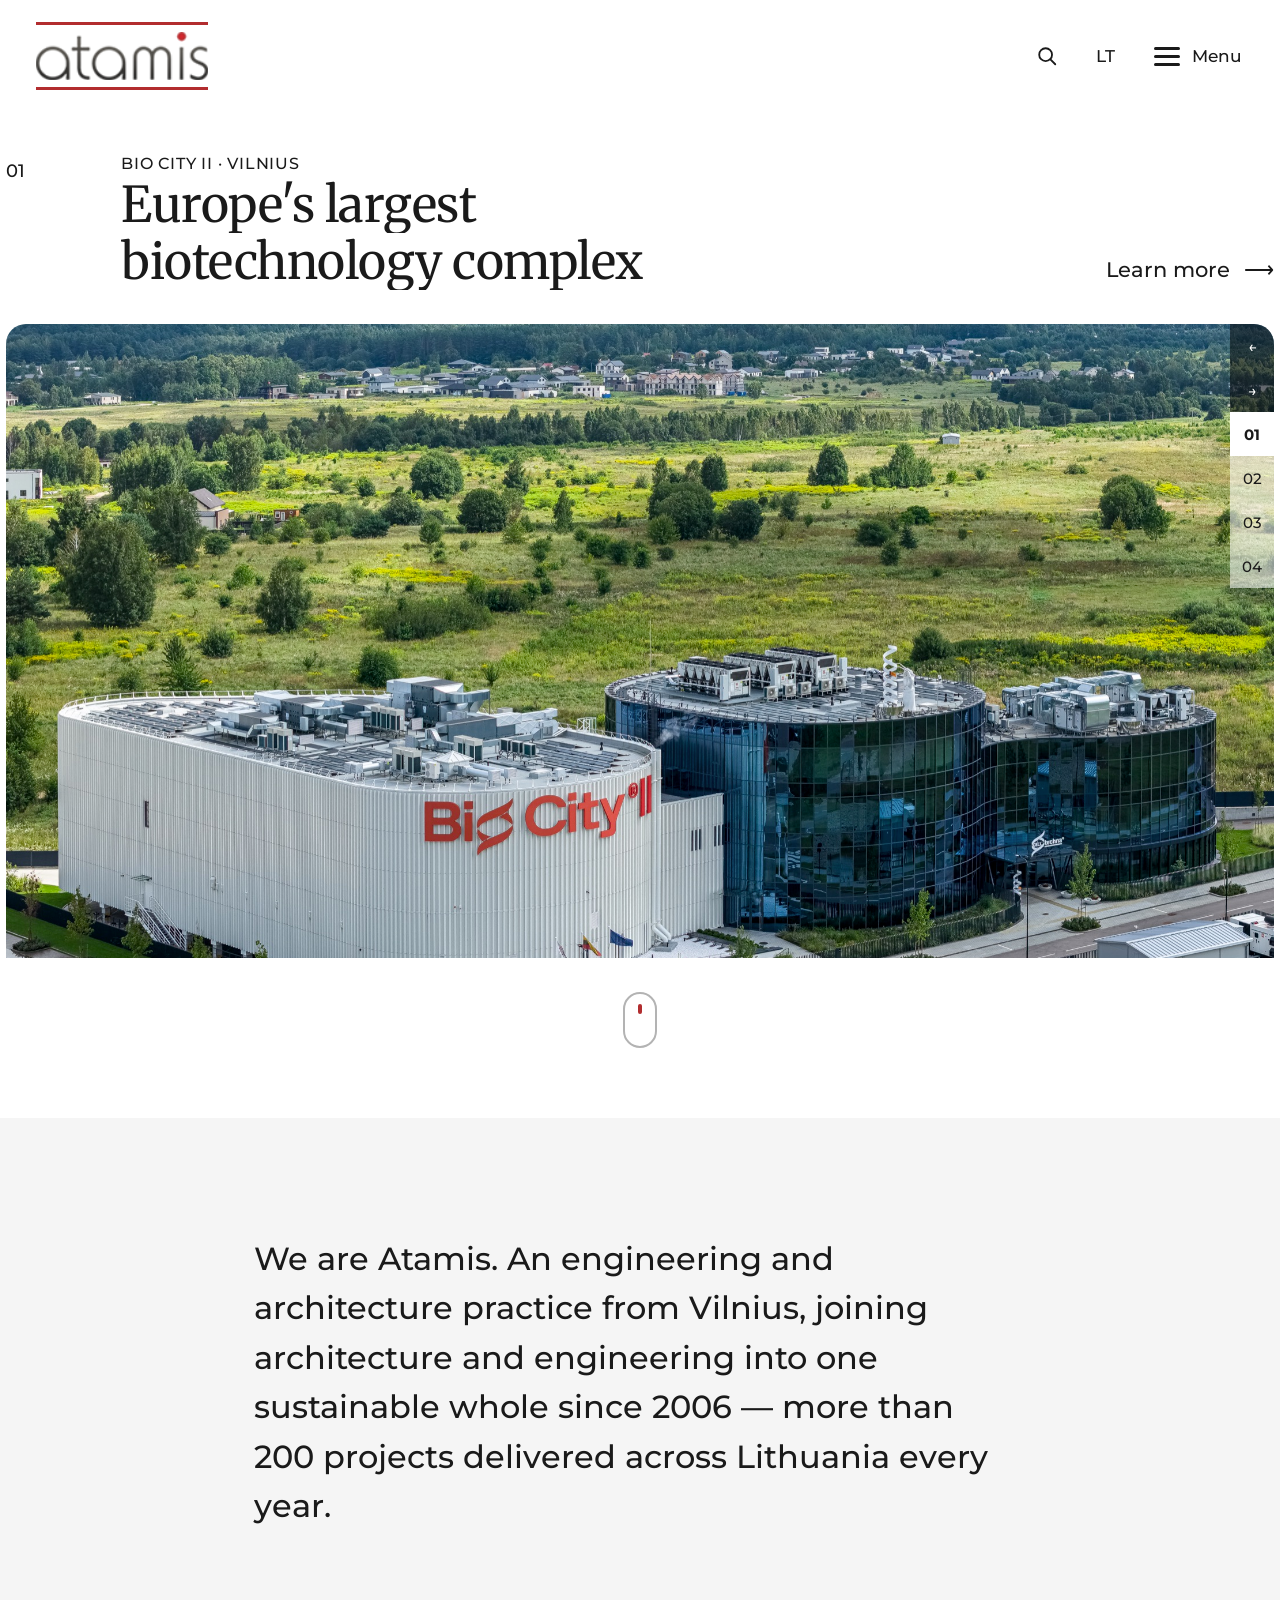
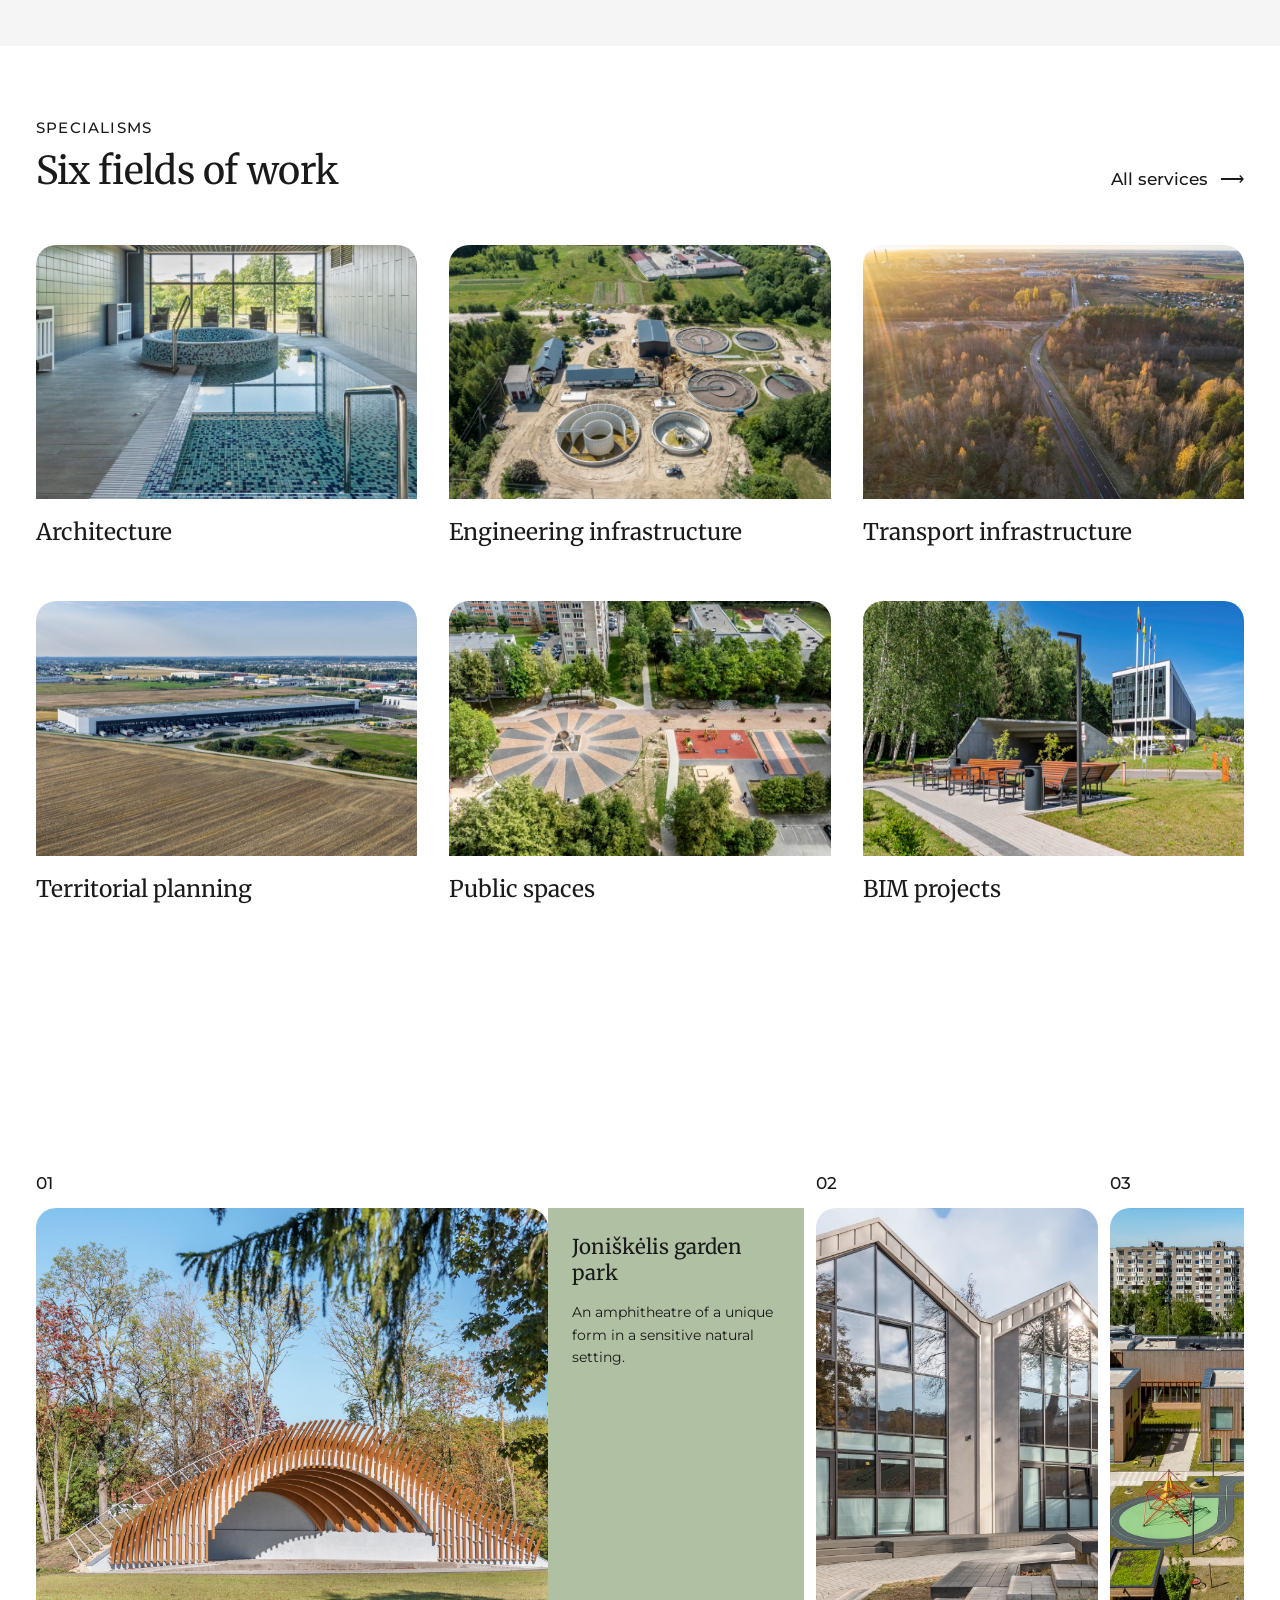
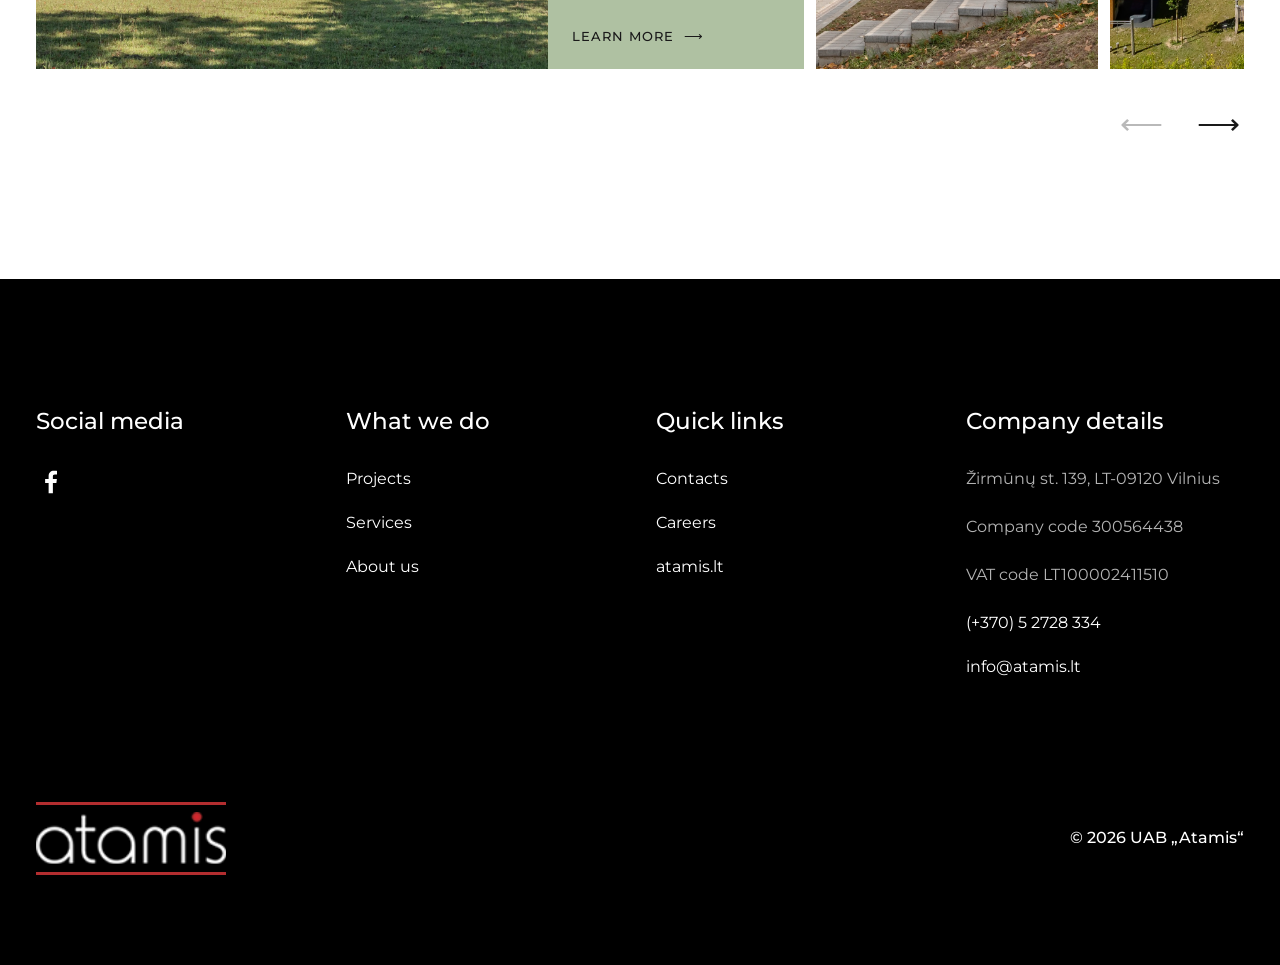
<file: bh/index.html>
<!DOCTYPE html>
<html lang="lt">
<head>
<meta charset="UTF-8">
<meta name="viewport" content="width=device-width, initial-scale=1.0">
<title>Atamis — inžinerija ir architektūra</title>
<meta name="description" content="„Atamis“ — inžinerijos ir architektūros studija Vilniuje. Teritorijų planavimas, susisiekimo komunikacijos, inžinerinė infrastruktūra, architektūra ir BIM nuo 2006 m.">
<link rel="preconnect" href="https://fonts.googleapis.com">
<link rel="preconnect" href="https://fonts.gstatic.com" crossorigin>
<link href="https://fonts.googleapis.com/css2?family=Merriweather:ital,wght@0,400;0,700;1,400&family=Montserrat:wght@300;400;500;600;700&display=swap" rel="stylesheet">
<link rel="stylesheet" href="styles.css">
</head>
<body>

<!-- ================= HEADER ================= -->
<header class="site-header">
  <div class="limit header-row">
    <a class="logo" href="index.html" aria-label="Atamis — pradžia" data-en-aria="Atamis — home">
      <span class="logo-stack"><img src="assets/img/atamis-logo.png" alt="Atamis" width="139" height="39"></span>
    </a>
    <div class="header-tools">
      <button class="tool-btn search-btn" aria-label="Paieška" data-en-aria="Search">
        <svg width="22" height="22" viewBox="0 0 24 24" fill="none" stroke="currentColor" stroke-width="2" stroke-linecap="round"><circle cx="10.5" cy="10.5" r="7"/><line x1="21" y1="21" x2="15.7" y2="15.7"/></svg>
      </button>
      <button class="tool-btn lang-btn" aria-label="Kalba" data-en-aria="Language">EN</button>
      <button class="tool-btn burger-btn" aria-label="Meniu" data-en-aria="Menu">
        <span class="burger"><span></span><span></span><span></span></span>
        <span class="tool-label" data-en="Menu">Meniu</span>
      </button>
    </div>
  </div>
</header>

<!-- ================= MENU OVERLAY ================= -->
<div class="menu-overlay" role="dialog" aria-modal="true" aria-label="Meniu" data-en-aria="Menu">
  <div class="menu-panel-light">
    <a class="logo" href="index.html"><span class="logo-stack"><img src="assets/img/atamis-logo.png" alt="Atamis"></span></a>
    <p class="menu-blurb" data-en="Atamis is a Vilnius-based engineering and architecture practice. Since 2006 we have been joining architecture and engineering into one sustainable whole — more than 200 projects delivered every year.<br><br><a href='mailto:info@atamis.lt'>info@atamis.lt</a>">
      „Atamis“ — inžinerijos ir architektūros studija Vilniuje. Nuo 2006 m. jungiame architektūrą ir inžineriją į vieną tvarią visumą — per metus įgyvendiname daugiau nei 200 projektų.<br><br><a href="mailto:info@atamis.lt">info@atamis.lt</a>
    </p>
  </div>
  <div class="menu-panel-dark">
    <button class="menu-close" aria-label="Uždaryti" data-en-aria="Close">&times;</button>
    <nav class="menu-links" aria-label="Pagrindinis meniu">
      <a href="index.html" data-en="Home">Pradžia</a>
      <a href="apie.html" data-en="About us">Apie mus</a>
      <a href="paslaugos.html" data-en="Services">Paslaugos</a>
      <a href="projektai.html" data-en="Projects">Projektai</a>
      <a href="kontaktai.html" data-en="Contacts">Kontaktai</a>
    </nav>
    <div class="menu-meta">
      <a href="tel:+37052728334">(+370) 5 2728 334</a>
      <a href="mailto:info@atamis.lt">info@atamis.lt</a>
      <a href="https://www.facebook.com/AtamisLT" target="_blank" rel="noopener">Facebook</a>
    </div>
  </div>
</div>

<!-- ================= SEARCH OVERLAY ================= -->
<div class="search-overlay" role="dialog" aria-modal="true" aria-label="Paieška" data-en-aria="Search">
  <button class="search-close" aria-label="Uždaryti" data-en-aria="Close">&times;</button>
  <div class="search-inner">
    <label for="site-search" data-en="Search">Paieška</label>
    <input id="site-search" class="search-input" type="search" placeholder="Ieškoti projektų…" data-en-placeholder="Search projects…" data-target="projektai.html">
    <p class="search-hint" data-en="Press Enter to search the project archive.">Spauskite „Enter“ — ieškosime projektų archyve.</p>
  </div>
</div>

<main>

<!-- ================= HERO CAROUSEL ================= -->
<section class="hero-wrap limit" aria-label="Išskirtiniai projektai" data-en-aria="Featured projects">
  <div class="hc-captions">
    <div class="hc-slide" data-i="0">
      <div class="hero-cap">
        <span class="hero-num">01</span>
        <div class="hero-cap-main">
          <span class="hero-eyebrow"><span data-en="BIO CITY II · Vilnius">BIO CITY II · Vilnius</span></span>
          <h2>
            <span class="hero-line"><span data-en="Europe's largest">Didžiausias biotechnologijų</span></span>
            <span class="hero-line"><span data-en="biotechnology complex">kompleksas Europoje</span></span>
          </h2>
        </div>
        <a class="hero-cta" href="projektai.html?q=bio%20city"><span data-en="Learn more">Plačiau</span> <span class="arr">&#10230;</span></a>
      </div>
    </div>
    <div class="hc-slide" data-i="1">
      <div class="hero-cap">
        <span class="hero-num">02</span>
        <div class="hero-cap-main">
          <span class="hero-eyebrow"><span data-en="Vilnius City Police Headquarters">Vilniaus miesto policijos komisariatas</span></span>
          <h2>
            <span class="hero-line"><span data-en="Five divisions">Penki padaliniai</span></span>
            <span class="hero-line"><span data-en="under one roof">po vienu stogu</span></span>
          </h2>
        </div>
        <a class="hero-cta" href="projektai.html?q=komisariatas"><span data-en="Learn more">Plačiau</span> <span class="arr">&#10230;</span></a>
      </div>
    </div>
    <div class="hc-slide" data-i="2">
      <div class="hero-cap">
        <span class="hero-num">03</span>
        <div class="hero-cap-main">
          <span class="hero-eyebrow"><span data-en="Tauragė swimming pool">Tauragės baseinas</span></span>
          <h2>
            <span class="hero-line"><span data-en="From barracks">Iš kareivinių —</span></span>
            <span class="hero-line"><span data-en="to a swimming pool">į baseiną</span></span>
          </h2>
        </div>
        <a class="hero-cta" href="projektai.html?q=baseinas"><span data-en="Learn more">Plačiau</span> <span class="arr">&#10230;</span></a>
      </div>
    </div>
    <div class="hc-slide" data-i="3">
      <div class="hero-cap">
        <span class="hero-num">04</span>
        <div class="hero-cap-main">
          <span class="hero-eyebrow"><span data-en="Neris embankment, section B">Neries krantinės B atkarpa</span></span>
          <h2>
            <span class="hero-line"><span data-en="Lithuania's first">Pirmoji dviračių gatvė</span></span>
            <span class="hero-line"><span data-en="bicycle street">Lietuvoje</span></span>
          </h2>
        </div>
        <a class="hero-cta" href="projektai.html?q=krantin"><span data-en="Learn more">Plačiau</span> <span class="arr">&#10230;</span></a>
      </div>
    </div>
  </div>

  <div class="hc-stage">
    <div class="hc-media">
      <img src="assets/img/projects/bio-city.jpg" alt="BIO CITY II biotechnologijų kompleksas Vilniuje iš paukščio skrydžio" data-en-alt="Aerial view of the BIO CITY II biotechnology complex in Vilnius">
      <img src="assets/img/projects/policijos-komisariatas.jpg" alt="Vilniaus miesto policijos komisariato pastatas" data-en-alt="Vilnius city police headquarters building" loading="lazy">
      <img src="assets/img/projects/taurages-baseinas.jpg" alt="Tauragės baseino sporto kompleksas" data-en-alt="Tauragė swimming pool sports complex" loading="lazy">
      <img src="assets/img/projects/neries-krantine.jpg" alt="Neries krantinė ir dviračių gatvė Vilniuje" data-en-alt="Neris embankment and bicycle street in Vilnius" loading="lazy">
    </div>
    <div class="hc-nav">
      <button class="hc-arrow hc-prev" aria-label="Ankstesnė skaidrė" data-en-aria="Previous slide">&#8592;</button>
      <button class="hc-arrow hc-next" aria-label="Kita skaidrė" data-en-aria="Next slide">&#8594;</button>
      <button class="hc-page" aria-label="1 skaidrė" data-en-aria="Slide 1">01</button>
      <button class="hc-page" aria-label="2 skaidrė" data-en-aria="Slide 2">02</button>
      <button class="hc-page" aria-label="3 skaidrė" data-en-aria="Slide 3">03</button>
      <button class="hc-page" aria-label="4 skaidrė" data-en-aria="Slide 4">04</button>
    </div>
  </div>
  <div class="scroll-down"><a href="#sritys" aria-label="Slinkti žemyn" data-en-aria="Scroll down"></a></div>
</section>

<!-- ================= INTRO STATEMENT ================= -->
<section class="intro-band">
  <div class="limit">
    <p class="rv" data-en="We are Atamis. An engineering and architecture practice from Vilnius, joining architecture and engineering into one sustainable whole since 2006 — more than 200 projects delivered across Lithuania every year.">
      Mes — „Atamis“. Inžinerijos ir architektūros studija Vilniuje, nuo 2006 m. jungianti architektūrą ir inžineriją į vieną tvarią visumą — daugiau nei 200 projektų visoje Lietuvoje kasmet.
    </p>
  </div>
</section>

<!-- ================= SRITYS (disciplines grid) ================= -->
<section class="section" id="sritys">
  <div class="limit">
    <div class="section-head rv">
      <div>
        <p class="eyebrow" data-en="Specialisms">Sritys</p>
        <h2 class="sec-heading" data-en="Six fields of work">Šešios veiklos kryptys</h2>
      </div>
      <a class="section-link" href="paslaugos.html"><span data-en="All services">Visos paslaugos</span> <span class="cta-arrow">&#10230;</span></a>
    </div>
    <div class="card-grid">
      <a class="tile rv" href="paslaugos.html#architektura">
        <span class="tile-media"><img src="assets/img/thumbs/telsiu-baseinas.jpg" alt="Telšių plaukimo baseino pastatas" data-en-alt="Telšiai swimming pool building" loading="lazy"></span>
        <h3 class="tile-title" data-en="Architecture">Architektūra</h3>
      </a>
      <a class="tile rv" href="paslaugos.html#infrastruktura">
        <span class="tile-media"><img src="assets/img/thumbs/svencioniu-valykla.jpg" alt="Švenčionių nuotekų valykla iš viršaus" data-en-alt="Švenčionys wastewater treatment plant from above" loading="lazy"></span>
        <h3 class="tile-title" data-en="Engineering infrastructure">Inžinerinė infrastruktūra</h3>
      </a>
      <a class="tile rv" href="paslaugos.html#susisiekimas">
        <span class="tile-media"><img src="assets/img/thumbs/panevezio-siaurine.jpg" alt="Panevėžio Šiaurinės gatvės sankryža" data-en-alt="Panevėžys Šiaurinė street junction" loading="lazy"></span>
        <h3 class="tile-title" data-en="Transport infrastructure">Susisiekimo komunikacijos</h3>
      </a>
      <a class="tile rv" href="paslaugos.html#planavimas">
        <span class="tile-media"><img src="assets/img/thumbs/paneriu-planas.jpg" alt="Aukštųjų Panerių pramoninis rajonas iš viršaus" data-en-alt="Aukštieji Paneriai industrial district from above" loading="lazy"></span>
        <h3 class="tile-title" data-en="Territorial planning">Teritorijų planavimas</h3>
      </a>
      <a class="tile rv" href="paslaugos.html#erdves">
        <span class="tile-media"><img src="assets/img/thumbs/dainu-takas.jpg" alt="Dainų takas Šiauliuose su fontanu" data-en-alt="Dainų walking path in Šiauliai with a fountain" loading="lazy"></span>
        <h3 class="tile-title" data-en="Public spaces">Viešosios erdvės</h3>
      </a>
      <a class="tile rv" href="paslaugos.html#bim">
        <span class="tile-media"><img src="assets/img/thumbs/vadovybes-departamentas.jpg" alt="Vadovybės apsaugos departamento pastatas" data-en-alt="Directorate General of State Protection building" loading="lazy"></span>
        <h3 class="tile-title" data-en="BIM projects">BIM projektai</h3>
      </a>
    </div>
  </div>
</section>

<!-- ================= PROJECTS EXPANDING CAROUSEL ================= -->
<section class="section">
  <div class="limit">
    <div class="section-head rv">
      <div>
        <p class="eyebrow" data-en="Projects">Projektai</p>
        <h2 class="sec-heading" data-en="Signature work up close">Išskirtiniai darbai iš arti</h2>
      </div>
      <a class="section-link" href="projektai.html"><span data-en="All projects">Visi projektai</span> <span class="cta-arrow">&#10230;</span></a>
    </div>
    <div class="xc-viewport">
      <div class="xc-track">
        <div class="xc-unit">
          <p class="xc-num">01</p>
          <div class="xc-body">
            <div class="xc-media"><img src="assets/img/projects/joniskelio-parkas.jpg" alt="Joniškėlio sodo parko estrada" data-en-alt="Joniškėlis garden park amphitheatre" loading="lazy"></div>
            <div class="xc-panel" style="background:#afc1a2">
              <div class="xc-panel-inner">
                <h3 class="xc-title" data-en="Joniškėlis garden park">Joniškėlio sodo parkas</h3>
                <p class="xc-desc" data-en="An amphitheatre of a unique form in a sensitive natural setting.">Unikalios formos estrada jautrioje gamtinėje aplinkoje.</p>
                <a class="xc-cta" href="projektai.html?q=joni%C5%A1k%C4%97lio"><span data-en="Learn more">Plačiau</span> <span class="cta-arrow">&#10230;</span></a>
              </div>
            </div>
          </div>
        </div>
        <div class="xc-unit">
          <p class="xc-num">02</p>
          <div class="xc-body">
            <div class="xc-media"><img src="assets/img/projects/silo-mokykla.jpg" alt="Vilniaus Šilo mokyklos pastatas iš viršaus" data-en-alt="Vilnius Šilas school building from above" loading="lazy"></div>
            <div class="xc-panel" style="background:#8db9ca">
              <div class="xc-panel-inner">
                <h3 class="xc-title" data-en="Šilas school, Vilnius">Šilo mokykla Vilniuje</h3>
                <p class="xc-desc" data-en="Reconstruction of a 1950s building with classicist elements and a new extension.">XX a. vidurio pastato su klasicizmo elementais rekonstrukcija ir naujas priestatas.</p>
                <a class="xc-cta" href="projektai.html?q=%C5%A1ilo"><span data-en="Learn more">Plačiau</span> <span class="cta-arrow">&#10230;</span></a>
              </div>
            </div>
          </div>
        </div>
        <div class="xc-unit">
          <p class="xc-num">03</p>
          <div class="xc-body">
            <div class="xc-media"><img src="assets/img/projects/vydunelio-darzelis.jpg" alt="Vaikų darželis Vydūnėlis Pilaitėje" data-en-alt="Vydūnėlis kindergarten in Pilaitė" loading="lazy"></div>
            <div class="xc-panel" style="background:#a0d2c9">
              <div class="xc-panel-inner">
                <h3 class="xc-title" data-en="Vydūnėlis kindergarten">Darželis „Vydūnėlis“</h3>
                <p class="xc-desc" data-en="An A++ energy class building with a rooftop solar plant.">A++ energinės klasės pastatas su saulės elektrine ant stogo.</p>
                <a class="xc-cta" href="projektai.html?q=vyd%C5%ABn%C4%97lis"><span data-en="Learn more">Plačiau</span> <span class="cta-arrow">&#10230;</span></a>
              </div>
            </div>
          </div>
        </div>
        <div class="xc-unit">
          <p class="xc-num">04</p>
          <div class="xc-body">
            <div class="xc-media"><img src="assets/img/projects/vadovybes-departamentas.jpg" alt="Vadovybės apsaugos departamento pastatas" data-en-alt="Directorate General of State Protection building" loading="lazy"></div>
            <div class="xc-panel" style="background:#afc1a2">
              <div class="xc-panel-inner">
                <h3 class="xc-title" data-en="State Protection Department">Vadovybės apsaugos departamentas</h3>
                <p class="xc-desc" data-en="A BIM-driven reconstruction: from energy class E to A.">Rekonstrukcija BIM aplinkoje — iš E energinės klasės į A.</p>
                <a class="xc-cta" href="projektai.html?q=vadovyb%C4%97s"><span data-en="Learn more">Plačiau</span> <span class="cta-arrow">&#10230;</span></a>
              </div>
            </div>
          </div>
        </div>
        <div class="xc-unit">
          <p class="xc-num">05</p>
          <div class="xc-body">
            <div class="xc-media"><img src="assets/img/projects/telsiu-baseinas.jpg" alt="Telšių plaukimo baseinas" data-en-alt="Telšiai swimming pool" loading="lazy"></div>
            <div class="xc-panel" style="background:#8db9ca">
              <div class="xc-panel-inner">
                <h3 class="xc-title" data-en="Telšiai swimming pool">Telšių plaukimo baseinas</h3>
                <p class="xc-desc" data-en="A 25-metre pool, a children's pool and three saunas.">25 metrų baseinas, vaikų baseinas ir trys pirtys.</p>
                <a class="xc-cta" href="projektai.html?q=tel%C5%A1i%C5%B3"><span data-en="Learn more">Plačiau</span> <span class="cta-arrow">&#10230;</span></a>
              </div>
            </div>
          </div>
        </div>
        <div class="xc-unit">
          <p class="xc-num">06</p>
          <div class="xc-body">
            <div class="xc-media"><img src="assets/img/projects/kulturos-centras.jpg" alt="Kultūros centro ir bibliotekos pastatas" data-en-alt="Culture centre and library building" loading="lazy"></div>
            <div class="xc-panel" style="background:#a0d2c9">
              <div class="xc-panel-inner">
                <h3 class="xc-title" data-en="Culture centre and library">Kultūros centras ir biblioteka</h3>
                <p class="xc-desc" data-en="Architecture for a public building of culture.">Visuomeninio kultūros pastato architektūra.</p>
                <a class="xc-cta" href="projektai.html?q=kult%C5%ABros"><span data-en="Learn more">Plačiau</span> <span class="cta-arrow">&#10230;</span></a>
              </div>
            </div>
          </div>
        </div>
      </div>
    </div>
    <div class="xc-arrows">
      <button class="prev" aria-label="Ankstesnis projektas" data-en-aria="Previous project">&#10229;</button>
      <button class="next" aria-label="Kitas projektas" data-en-aria="Next project">&#10230;</button>
    </div>
  </div>
</section>

</main>

<!-- ================= FOOTER ================= -->
<footer class="site-footer">
  <div class="limit">
    <div class="footer-cols">
      <div>
        <h4 data-en="Social media">Socialiniai tinklai</h4>
        <div class="social-row">
          <a href="https://www.facebook.com/AtamisLT" target="_blank" rel="noopener" aria-label="Atamis Facebook">
            <svg viewBox="0 0 24 24" aria-hidden="true"><path d="M13.5 21v-8.2h2.8l.4-3.2h-3.2V7.5c0-.9.3-1.6 1.6-1.6h1.7V3.1c-.3 0-1.3-.1-2.5-.1-2.5 0-4.2 1.5-4.2 4.3v2.3H7.3v3.2h2.8V21h3.4z"/></svg>
          </a>
        </div>
      </div>
      <div>
        <h4 data-en="What we do">Ką darome</h4>
        <ul>
          <li><a href="projektai.html" data-en="Projects">Projektai</a></li>
          <li><a href="paslaugos.html" data-en="Services">Paslaugos</a></li>
          <li><a href="apie.html" data-en="About us">Apie mus</a></li>
        </ul>
      </div>
      <div>
        <h4 data-en="Quick links">Nuorodos</h4>
        <ul>
          <li><a href="kontaktai.html" data-en="Contacts">Kontaktai</a></li>
          <li><a href="kontaktai.html#karjera" data-en="Careers">Karjera</a></li>
          <li><a href="https://atamis.lt" target="_blank" rel="noopener">atamis.lt</a></li>
        </ul>
      </div>
      <div>
        <h4 data-en="Company details">Rekvizitai</h4>
        <ul>
          <li><span class="footer-plain" data-en="Žirmūnų st. 139, LT-09120 Vilnius">Žirmūnų g. 139, LT-09120 Vilnius</span></li>
          <li><span class="footer-plain" data-en="Company code 300564438">Įmonės kodas 300564438</span></li>
          <li><span class="footer-plain" data-en="VAT code LT100002411510">PVM kodas LT100002411510</span></li>
          <li><a href="tel:+37052728334">(+370) 5 2728 334</a></li>
          <li><a href="mailto:info@atamis.lt">info@atamis.lt</a></li>
        </ul>
      </div>
    </div>
    <div class="footer-base">
      <a class="logo" href="index.html" aria-label="Atamis">
        <span class="logo-stack"><img src="assets/img/atamis-logo-white.png" alt="Atamis"></span>
      </a>
      <p class="footer-copy">© 2026 UAB „Atamis“</p>
    </div>
  </div>
</footer>

<button class="back-top" aria-label="Į viršų" data-en-aria="Back to top">
  <span aria-hidden="true">&#8593;</span>
  <span data-en="Back to top">Į viršų</span>
</button>

<script src="site.js" defer></script>
</body>
</html>
</file>
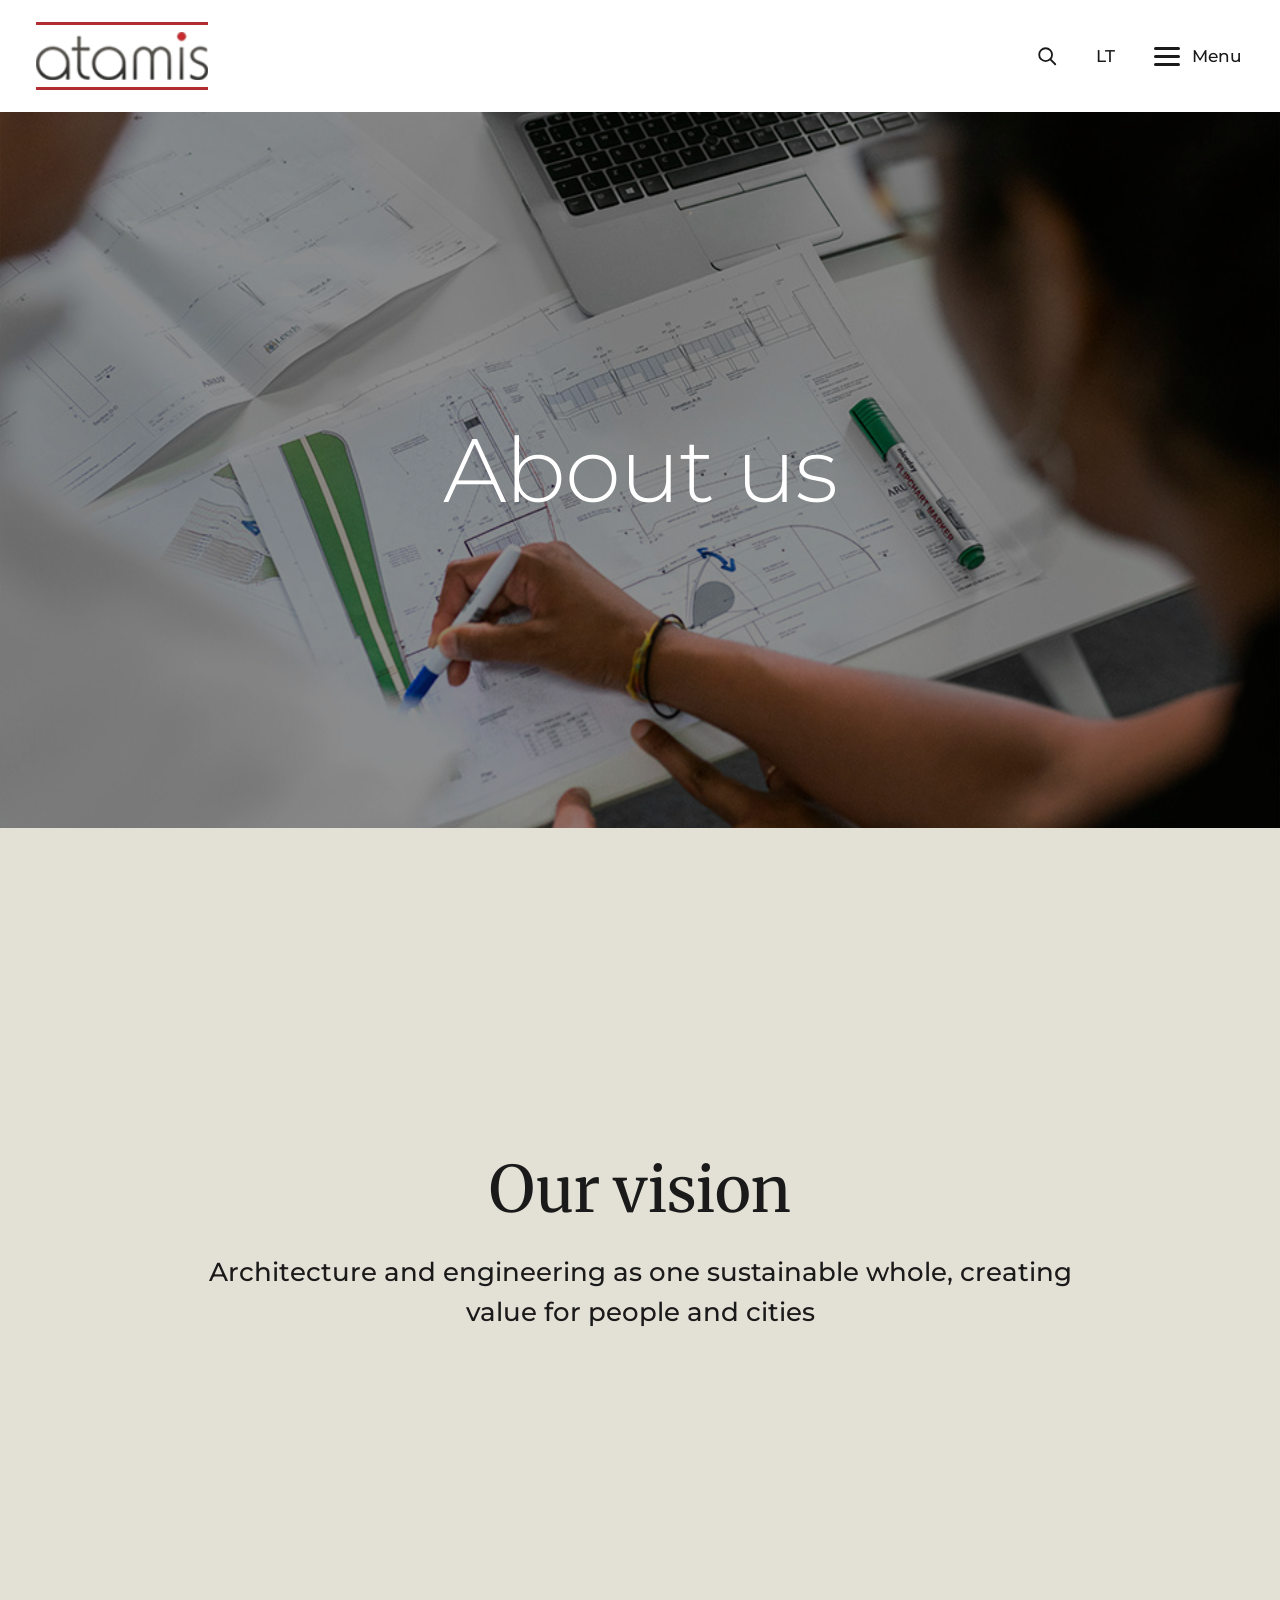
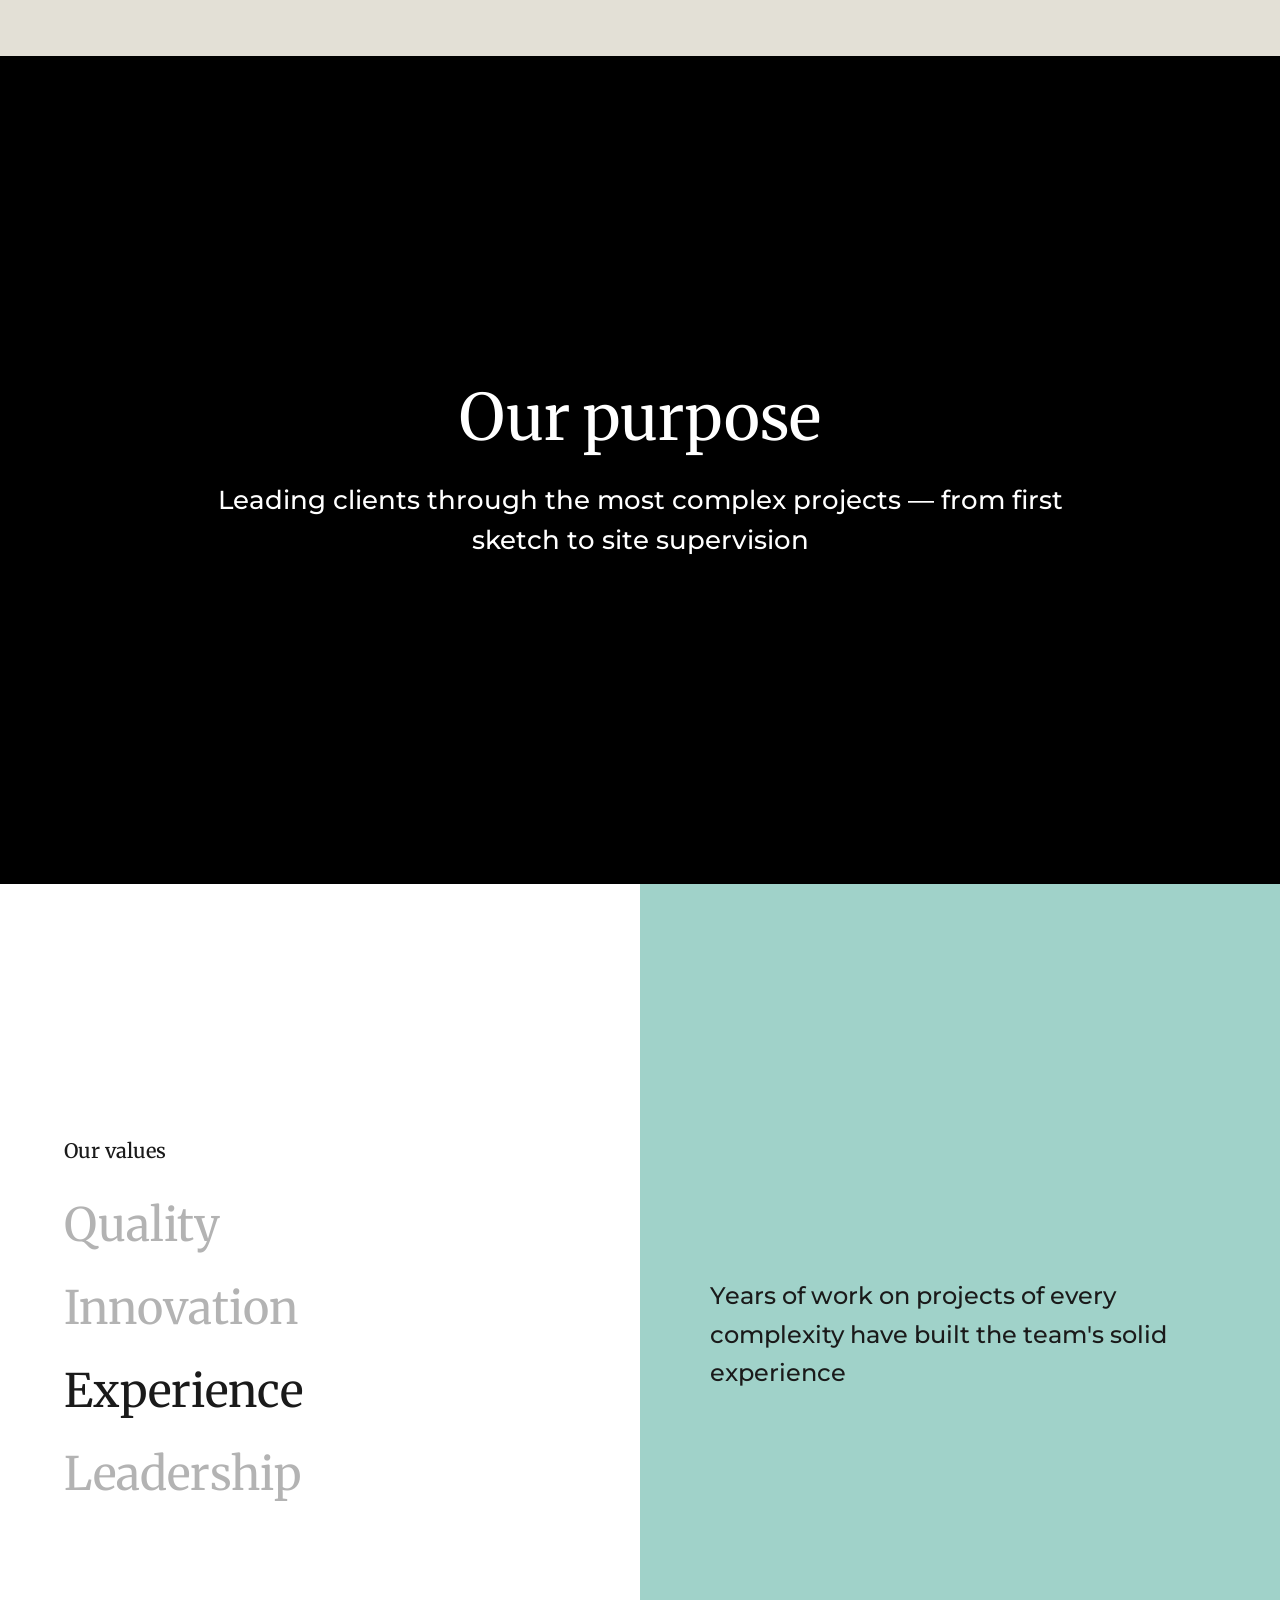
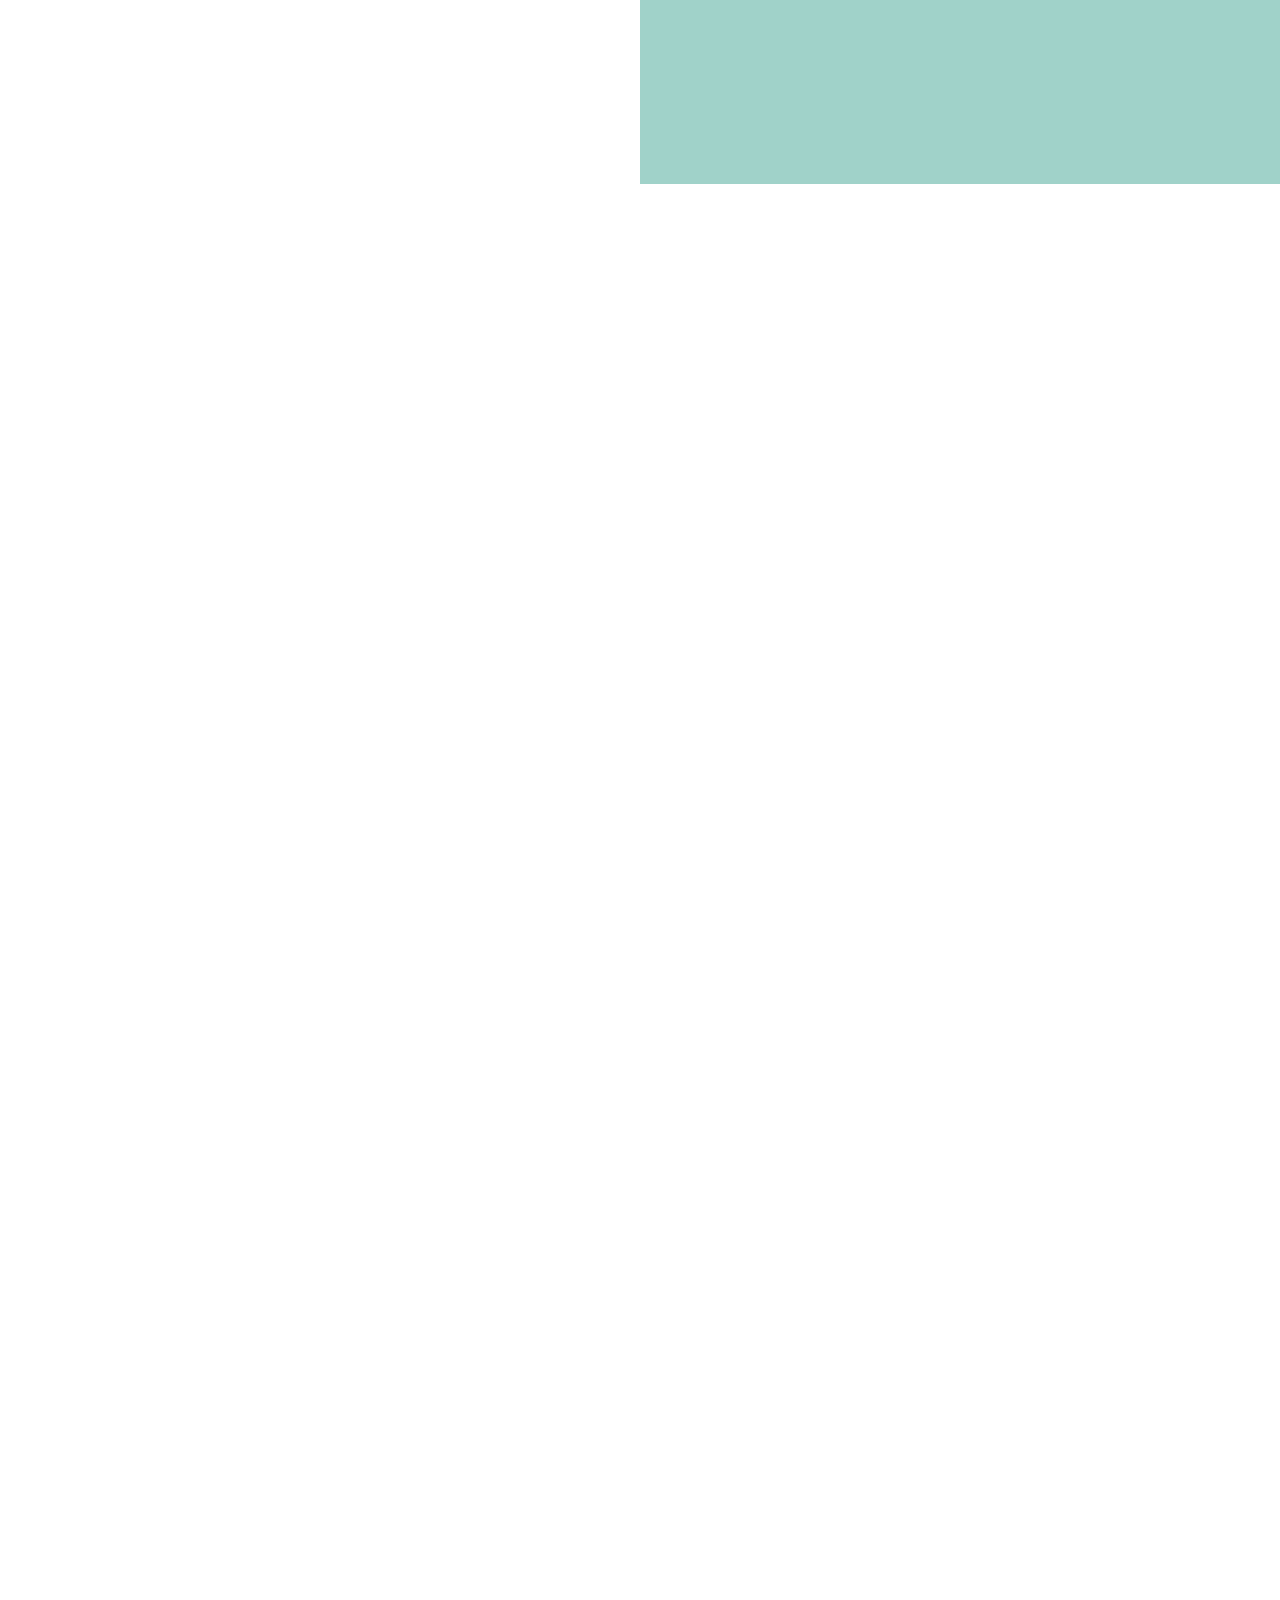
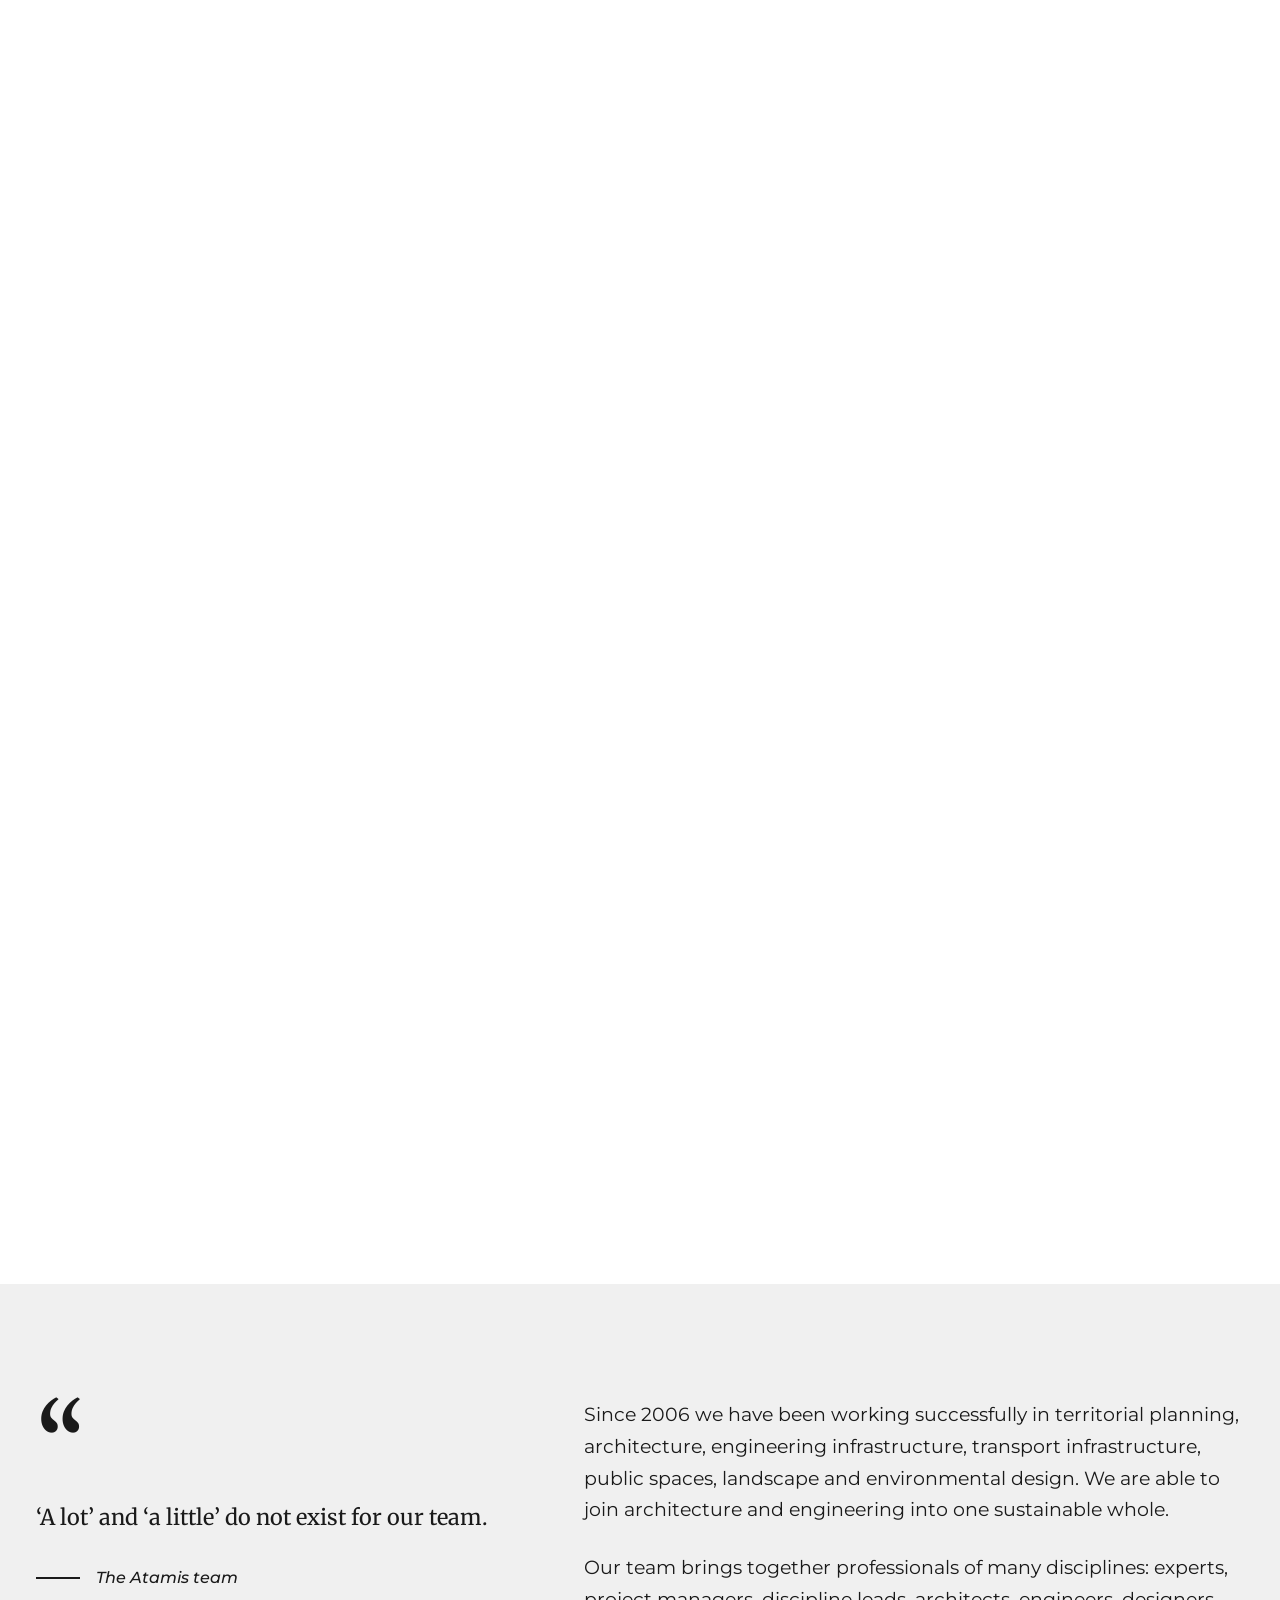
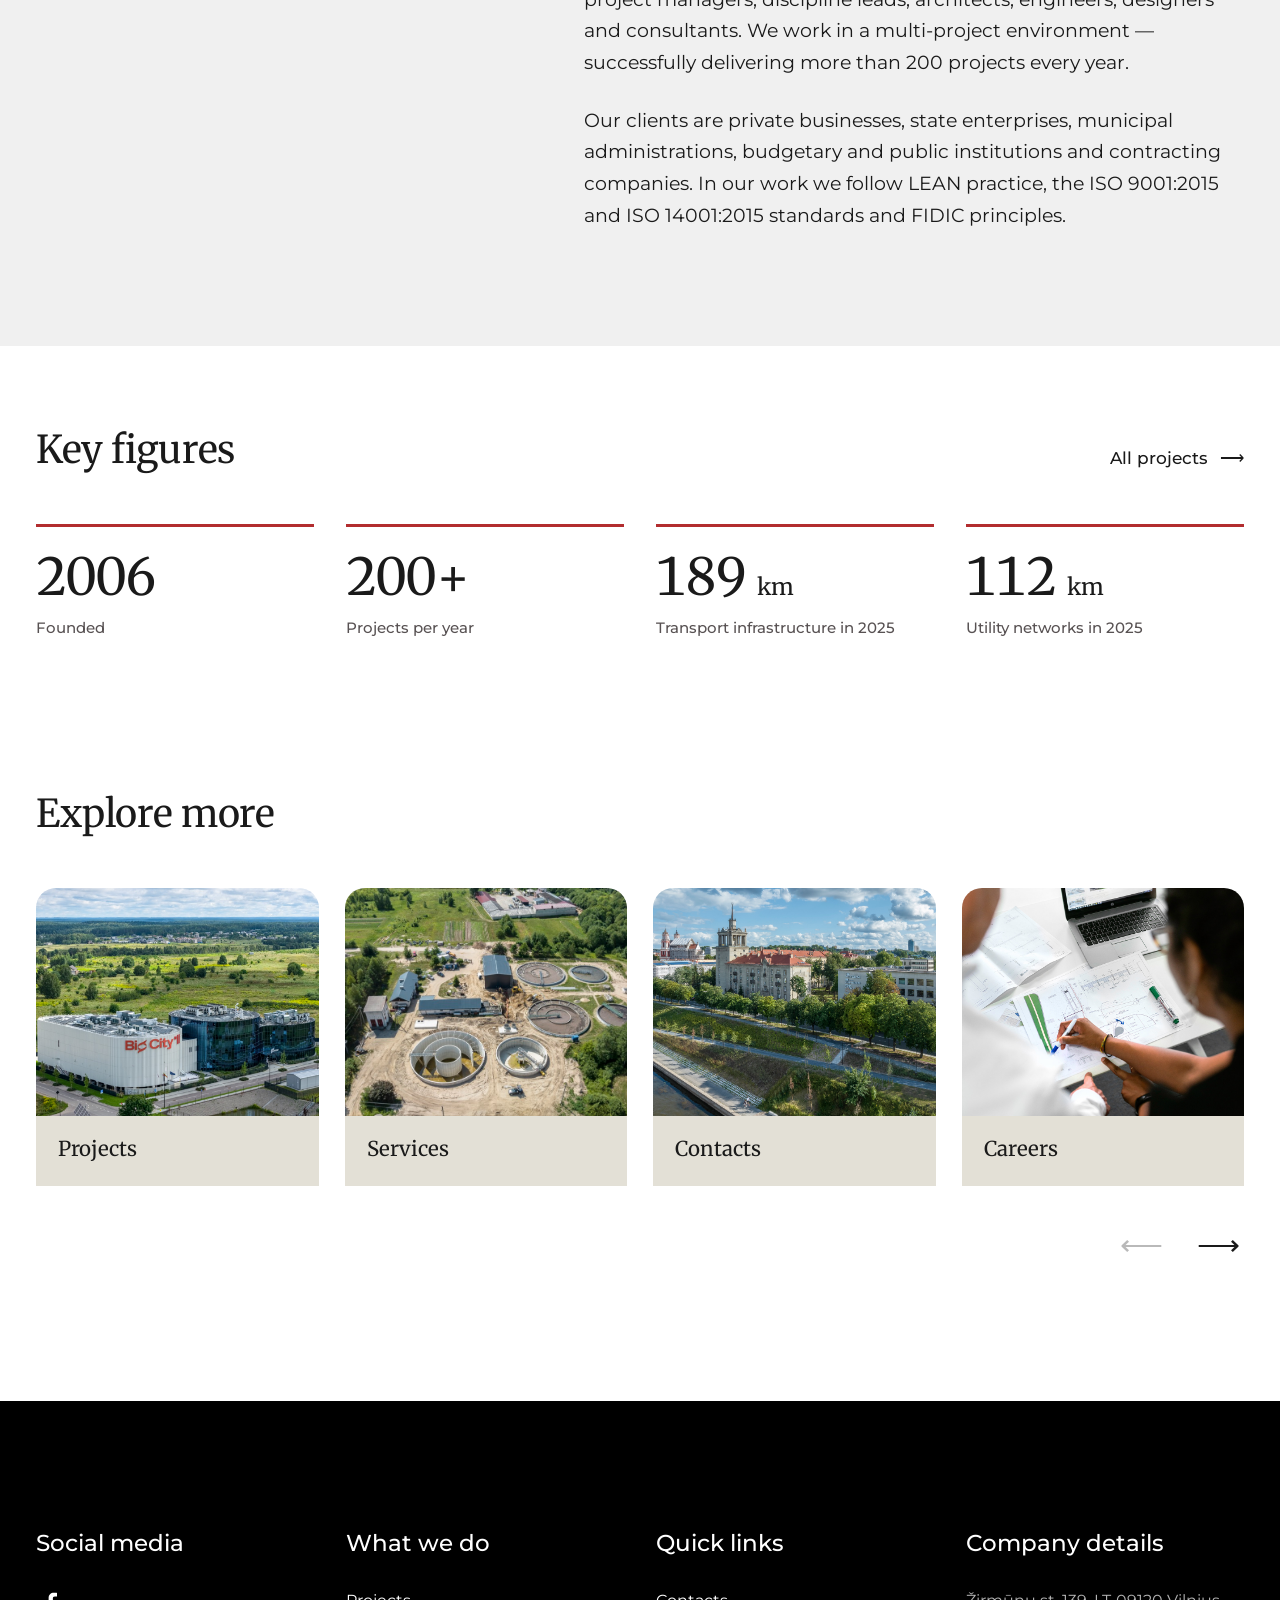
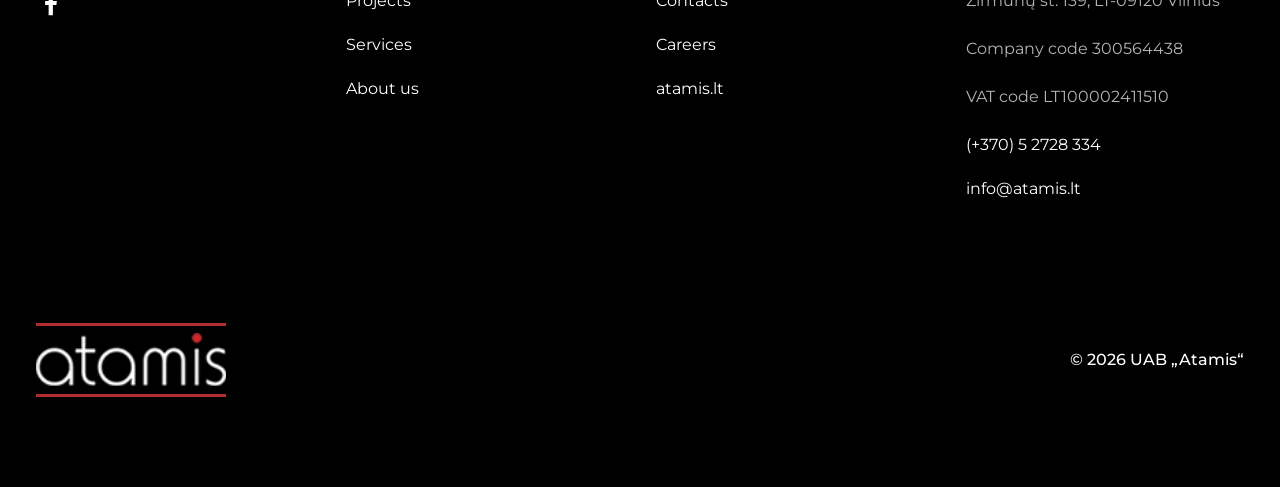
<file: bh/apie.html>
<!DOCTYPE html>
<html lang="lt">
<head>
<meta charset="UTF-8">
<meta name="viewport" content="width=device-width, initial-scale=1.0">
<title>Apie mus — Atamis</title>
<meta name="description" content="Apie UAB „Atamis“ — nuo 2006 m. jungiame architektūrą ir inžineriją į vieną tvarią visumą. Vertybės, patirtis ir daugiau nei 200 projektų per metus.">
<link rel="preconnect" href="https://fonts.googleapis.com">
<link rel="preconnect" href="https://fonts.gstatic.com" crossorigin>
<link href="https://fonts.googleapis.com/css2?family=Merriweather:ital,wght@0,400;0,700;1,400&family=Montserrat:wght@300;400;500;600;700&display=swap" rel="stylesheet">
<link rel="stylesheet" href="styles.css">
<style>
/* page-specific: explore-more cards need block/flex flow for aspect-ratio + caption bar */
.em-card { display: flex; flex-direction: column; }
.em-card .em-img { display: block; }
.em-caption { display: block; flex: 1; }
</style>
</head>
<body>

<!-- ================= HEADER ================= -->
<header class="site-header">
  <div class="limit header-row">
    <a class="logo" href="index.html" aria-label="Atamis — pradžia" data-en-aria="Atamis — home">
      <span class="logo-stack"><img src="assets/img/atamis-logo.png" alt="Atamis" width="139" height="39"></span>
    </a>
    <div class="header-tools">
      <button class="tool-btn search-btn" aria-label="Paieška" data-en-aria="Search">
        <svg width="22" height="22" viewBox="0 0 24 24" fill="none" stroke="currentColor" stroke-width="2" stroke-linecap="round"><circle cx="10.5" cy="10.5" r="7"/><line x1="21" y1="21" x2="15.7" y2="15.7"/></svg>
      </button>
      <button class="tool-btn lang-btn" aria-label="Kalba" data-en-aria="Language">EN</button>
      <button class="tool-btn burger-btn" aria-label="Meniu" data-en-aria="Menu">
        <span class="burger"><span></span><span></span><span></span></span>
        <span class="tool-label" data-en="Menu">Meniu</span>
      </button>
    </div>
  </div>
</header>

<!-- ================= MENU OVERLAY ================= -->
<div class="menu-overlay" role="dialog" aria-modal="true" aria-label="Meniu" data-en-aria="Menu">
  <div class="menu-panel-light">
    <a class="logo" href="index.html"><span class="logo-stack"><img src="assets/img/atamis-logo.png" alt="Atamis"></span></a>
    <p class="menu-blurb" data-en="Atamis is a Vilnius-based engineering and architecture practice. Since 2006 we have been joining architecture and engineering into one sustainable whole — more than 200 projects delivered every year.<br><br><a href='mailto:info@atamis.lt'>info@atamis.lt</a>">
      „Atamis“ — inžinerijos ir architektūros studija Vilniuje. Nuo 2006 m. jungiame architektūrą ir inžineriją į vieną tvarią visumą — per metus įgyvendiname daugiau nei 200 projektų.<br><br><a href="mailto:info@atamis.lt">info@atamis.lt</a>
    </p>
  </div>
  <div class="menu-panel-dark">
    <button class="menu-close" aria-label="Uždaryti" data-en-aria="Close">&times;</button>
    <nav class="menu-links" aria-label="Pagrindinis meniu">
      <a href="index.html" data-en="Home">Pradžia</a>
      <a href="apie.html" data-en="About us">Apie mus</a>
      <a href="paslaugos.html" data-en="Services">Paslaugos</a>
      <a href="projektai.html" data-en="Projects">Projektai</a>
      <a href="kontaktai.html" data-en="Contacts">Kontaktai</a>
    </nav>
    <div class="menu-meta">
      <a href="tel:+37052728334">(+370) 5 2728 334</a>
      <a href="mailto:info@atamis.lt">info@atamis.lt</a>
      <a href="https://www.facebook.com/AtamisLT" target="_blank" rel="noopener">Facebook</a>
    </div>
  </div>
</div>

<!-- ================= SEARCH OVERLAY ================= -->
<div class="search-overlay" role="dialog" aria-modal="true" aria-label="Paieška" data-en-aria="Search">
  <button class="search-close" aria-label="Uždaryti" data-en-aria="Close">&times;</button>
  <div class="search-inner">
    <label for="site-search" data-en="Search">Paieška</label>
    <input id="site-search" class="search-input" type="search" placeholder="Ieškoti projektų…" data-en-placeholder="Search projects…" data-target="projektai.html">
    <p class="search-hint" data-en="Press Enter to search the project archive.">Spauskite „Enter“ — ieškosime projektų archyve.</p>
  </div>
</div>

<main>

<!-- ================= ABOUT HERO ================= -->
<section class="about-hero">
  <img src="assets/img/studio/studio-team.jpg" alt="„Atamis“ komanda studijoje" data-en-alt="The Atamis team at the studio">
  <h1 data-en="About us">Apie mus</h1>
</section>

<!-- ================= STATEMENT: VISION ================= -->
<section class="statement-panel beige">
  <div>
    <h2 data-en="Our vision">Mūsų vizija</h2>
    <p data-en="Architecture and engineering as one sustainable whole, creating value for people and cities">Architektūra ir inžinerija — viena tvari visuma, kurianti vertę žmonėms ir miestams</p>
  </div>
</section>

<!-- ================= STATEMENT: PURPOSE ================= -->
<section class="statement-panel black">
  <div>
    <h2 data-en="Our purpose">Mūsų tikslas</h2>
    <p data-en="Leading clients through the most complex projects — from first sketch to site supervision">Vesti užsakovus per sudėtingiausius projektus — nuo pirmojo eskizo iki statybos priežiūros</p>
  </div>
</section>

<!-- ================= VALUES (sticky scroll) ================= -->
<section class="values-scroll">
  <div class="values-sticky">
    <div class="values-left">
      <p class="eyebrow" data-en="Our values">Mūsų vertybės</p>
      <p class="value-word" data-en="Quality">Kokybė</p>
      <p class="value-word" data-en="Innovation">Inovatyvumas</p>
      <p class="value-word" data-en="Experience">Patirtis</p>
      <p class="value-word" data-en="Leadership">Lyderystė</p>
    </div>
    <div class="values-right">
      <div class="value-panel" style="background:#A0D2C9">
        <p data-en="We deliver high-quality, integrated and innovative services — in every project">Teikiame aukštos kokybės kompleksines ir inovatyvias paslaugas — kiekviename projekte</p>
      </div>
      <div class="value-panel" style="background:#DDD7FF">
        <p data-en="We follow the latest construction technology trends and apply them in our design practice">Sekame naujausias statybų technologijų tendencijas ir jas įgyvendiname projektavimo praktikoje</p>
      </div>
      <div class="value-panel" style="background:#A0D2C9">
        <p data-en="Years of work on projects of every complexity have built the team's solid experience">Ilgametis darbas su įvairaus sudėtingumo projektais suformavo solidžią komandos patirtį</p>
      </div>
      <div class="value-panel" style="background:#DDD7FF">
        <p data-en="We have deep expertise in BIM design and aim for leadership in the field">Turime didelį įdirbį BIM projektavimo aplinkoje ir siekiame lyderystės šioje srityje</p>
      </div>
    </div>
  </div>
</section>

<!-- ================= QUOTE BAND ================= -->
<section class="quote-band">
  <div class="limit">
    <div class="quote-grid">
      <div class="rv">
        <span class="quote-mark" aria-hidden="true">&#8220;</span>
        <p class="quote-text" data-en="&lsquo;A lot&rsquo; and &lsquo;a little&rsquo; do not exist for our team.">„Daug“ ir „mažai“ mūsų komandai neegzistuoja.</p>
        <p class="quote-attr" data-en="The Atamis team">Atamis komanda</p>
      </div>
      <div class="quote-body rv">
        <p data-en="Since 2006 we have been working successfully in territorial planning, architecture, engineering infrastructure, transport infrastructure, public spaces, landscape and environmental design. We are able to join architecture and engineering into one sustainable whole.">Nuo 2006 metų sėkmingai dirbame teritorijų planavimo, architektūros, inžinerinės infrastruktūros, susisiekimo komunikacijų, viešųjų erdvių, kraštovaizdžio ir aplinkosaugos projektavimo srityse. Gebame sujungti architektūrą ir inžineriją į vieną tvarią visumą.</p>
        <p data-en="Our team brings together professionals of many disciplines: experts, project managers, discipline leads, architects, engineers, designers and consultants. We work in a multi-project environment — successfully delivering more than 200 projects every year.">Įmonėje dirba įvairių krypčių profesionalai: ekspertai, projektų vadovai, projekto dalių vadovai, architektai, inžinieriai, projektuotojai ir konsultantai. Dirbame daugiaprojektinėje aplinkoje — per metus sėkmingai įgyvendiname daugiau nei 200 projektų.</p>
        <p data-en="Our clients are private businesses, state enterprises, municipal administrations, budgetary and public institutions and contracting companies. In our work we follow LEAN practice, the ISO 9001:2015 and ISO 14001:2015 standards and FIDIC principles.">Mūsų klientai — privataus verslo subjektai, valstybės įmonės, savivaldybių administracijos, biudžetinės ir viešosios įstaigos bei rangovinės bendrovės. Veikloje vadovaujamės LEAN praktika, ISO 9001:2015 ir ISO 14001:2015 standartais bei FIDIC principais.</p>
      </div>
    </div>
  </div>
</section>

<!-- ================= STATS ================= -->
<section class="section">
  <div class="limit">
    <div class="section-head rv">
      <div>
        <h2 class="sec-heading" data-en="Key figures">Rodikliai</h2>
      </div>
      <a class="section-link" href="projektai.html"><span data-en="All projects">Visi projektai</span> <span class="cta-arrow">&#10230;</span></a>
    </div>
    <div class="stats-grid">
      <div class="stat-item rv">
        <p class="stat-num">2006</p>
        <p class="stat-label" data-en="Founded">Įkūrimo metai</p>
      </div>
      <div class="stat-item rv">
        <p class="stat-num">200+</p>
        <p class="stat-label" data-en="Projects per year">Projektų per metus</p>
      </div>
      <div class="stat-item rv">
        <p class="stat-num">189 <small>km</small></p>
        <p class="stat-label" data-en="Transport infrastructure in 2025">Susisiekimo komunikacijų 2025 m.</p>
      </div>
      <div class="stat-item rv">
        <p class="stat-num">112 <small>km</small></p>
        <p class="stat-label" data-en="Utility networks in 2025">Inžinerinių tinklų 2025 m.</p>
      </div>
    </div>
  </div>
</section>

<!-- ================= EXPLORE MORE ================= -->
<section class="section">
  <div class="limit">
    <div class="section-head rv">
      <div>
        <h2 class="sec-heading" data-en="Explore more">Daugiau</h2>
      </div>
    </div>
    <div class="em-viewport">
      <div class="em-track">
        <a class="em-card rv" href="projektai.html">
          <span class="em-img"><img src="assets/img/thumbs/bio-city.jpg" alt="BIO CITY II kompleksas iš viršaus" data-en-alt="Aerial view of the BIO CITY II complex" loading="lazy"></span>
          <span class="em-caption" data-en="Projects">Projektai</span>
        </a>
        <a class="em-card rv" href="paslaugos.html">
          <span class="em-img"><img src="assets/img/thumbs/svencioniu-valykla.jpg" alt="Švenčionių nuotekų valykla iš viršaus" data-en-alt="Švenčionys wastewater treatment plant from above" loading="lazy"></span>
          <span class="em-caption" data-en="Services">Paslaugos</span>
        </a>
        <a class="em-card rv" href="kontaktai.html">
          <span class="em-img"><img src="assets/img/wide/neris-wide.jpg" alt="Neries krantinė Vilniuje" data-en-alt="Neris embankment in Vilnius" loading="lazy"></span>
          <span class="em-caption" data-en="Contacts">Kontaktai</span>
        </a>
        <a class="em-card rv" href="kontaktai.html#karjera">
          <span class="em-img"><img src="assets/img/studio/studio-team.jpg" alt="„Atamis“ komanda" data-en-alt="The Atamis team" loading="lazy"></span>
          <span class="em-caption" data-en="Careers">Karjera</span>
        </a>
        <a class="em-card rv" href="https://www.facebook.com/AtamisLT" target="_blank" rel="noopener">
          <span class="em-img"><img src="assets/img/thumbs/dainu-takas.jpg" alt="Dainų takas Šiauliuose" data-en-alt="Dainų walking path in Šiauliai" loading="lazy"></span>
          <span class="em-caption">Facebook</span>
        </a>
      </div>
    </div>
    <div class="em-arrows">
      <button class="prev" aria-label="Ankstesnė kortelė" data-en-aria="Previous card">&#10229;</button>
      <button class="next" aria-label="Kita kortelė" data-en-aria="Next card">&#10230;</button>
    </div>
  </div>
</section>

</main>

<!-- ================= FOOTER ================= -->
<footer class="site-footer">
  <div class="limit">
    <div class="footer-cols">
      <div>
        <h4 data-en="Social media">Socialiniai tinklai</h4>
        <div class="social-row">
          <a href="https://www.facebook.com/AtamisLT" target="_blank" rel="noopener" aria-label="Atamis Facebook">
            <svg viewBox="0 0 24 24" aria-hidden="true"><path d="M13.5 21v-8.2h2.8l.4-3.2h-3.2V7.5c0-.9.3-1.6 1.6-1.6h1.7V3.1c-.3 0-1.3-.1-2.5-.1-2.5 0-4.2 1.5-4.2 4.3v2.3H7.3v3.2h2.8V21h3.4z"/></svg>
          </a>
        </div>
      </div>
      <div>
        <h4 data-en="What we do">Ką darome</h4>
        <ul>
          <li><a href="projektai.html" data-en="Projects">Projektai</a></li>
          <li><a href="paslaugos.html" data-en="Services">Paslaugos</a></li>
          <li><a href="apie.html" data-en="About us">Apie mus</a></li>
        </ul>
      </div>
      <div>
        <h4 data-en="Quick links">Nuorodos</h4>
        <ul>
          <li><a href="kontaktai.html" data-en="Contacts">Kontaktai</a></li>
          <li><a href="kontaktai.html#karjera" data-en="Careers">Karjera</a></li>
          <li><a href="https://atamis.lt" target="_blank" rel="noopener">atamis.lt</a></li>
        </ul>
      </div>
      <div>
        <h4 data-en="Company details">Rekvizitai</h4>
        <ul>
          <li><span class="footer-plain" data-en="Žirmūnų st. 139, LT-09120 Vilnius">Žirmūnų g. 139, LT-09120 Vilnius</span></li>
          <li><span class="footer-plain" data-en="Company code 300564438">Įmonės kodas 300564438</span></li>
          <li><span class="footer-plain" data-en="VAT code LT100002411510">PVM kodas LT100002411510</span></li>
          <li><a href="tel:+37052728334">(+370) 5 2728 334</a></li>
          <li><a href="mailto:info@atamis.lt">info@atamis.lt</a></li>
        </ul>
      </div>
    </div>
    <div class="footer-base">
      <a class="logo" href="index.html" aria-label="Atamis">
        <span class="logo-stack"><img src="assets/img/atamis-logo-white.png" alt="Atamis"></span>
      </a>
      <p class="footer-copy">© 2026 UAB „Atamis“</p>
    </div>
  </div>
</footer>

<button class="back-top" aria-label="Į viršų" data-en-aria="Back to top">
  <span aria-hidden="true">&#8593;</span>
  <span data-en="Back to top">Į viršų</span>
</button>

<script src="site.js" defer></script>
</body>
</html>
</file>
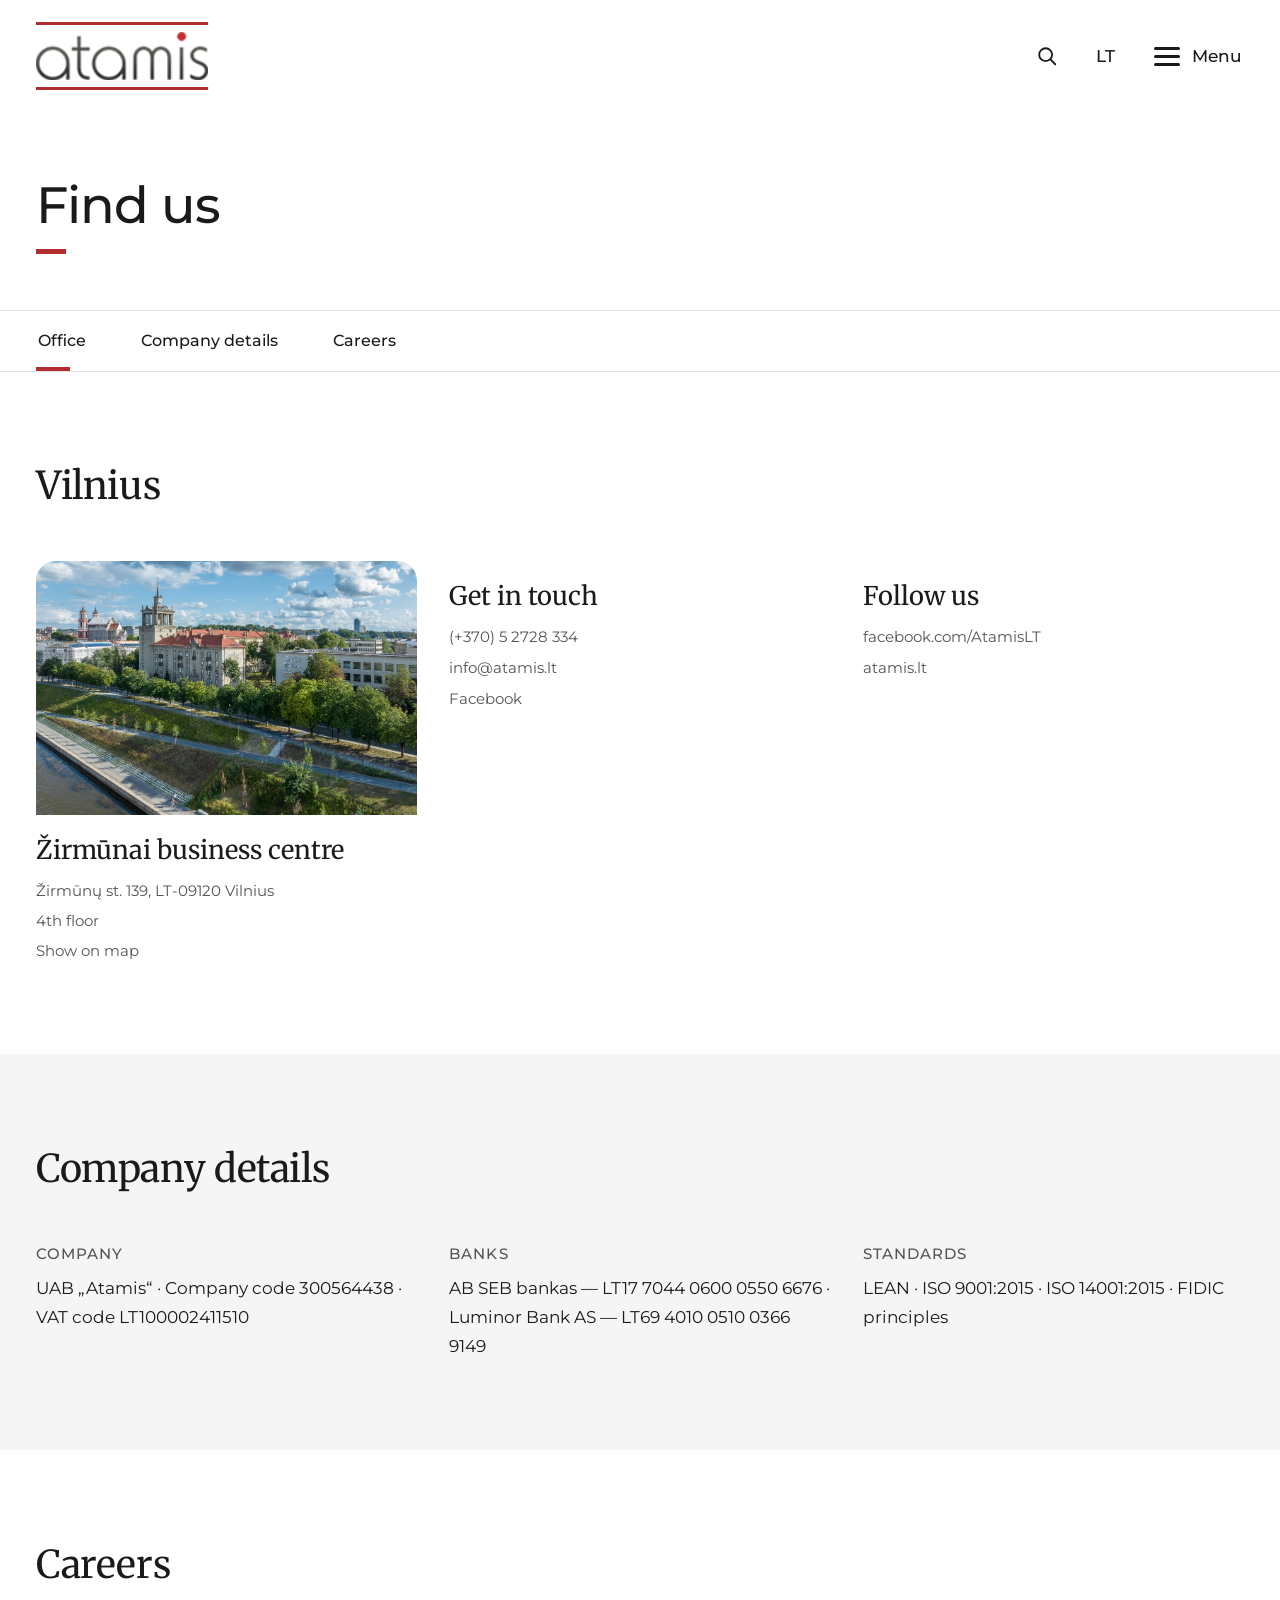
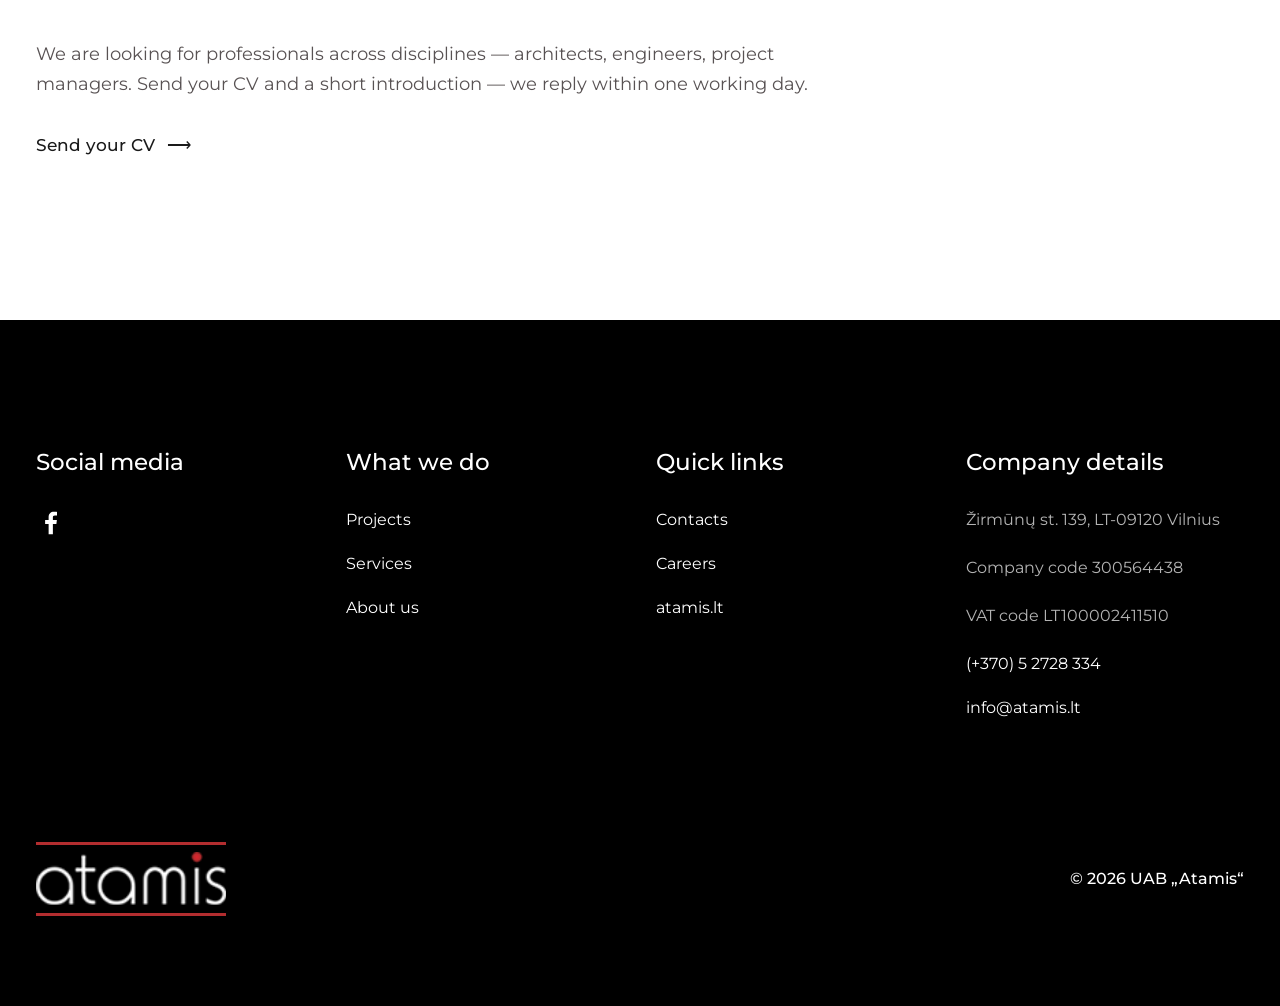
<file: bh/kontaktai.html>
<!DOCTYPE html>
<html lang="lt">
<head>
<meta charset="UTF-8">
<meta name="viewport" content="width=device-width, initial-scale=1.0">
<title>Kontaktai — Atamis</title>
<meta name="description" content="Susisiekite su UAB „Atamis“ — Žirmūnų g. 139, Vilnius. Telefonas, el. paštas, rekvizitai ir karjeros galimybės inžinerijos ir architektūros studijoje.">
<link rel="preconnect" href="https://fonts.googleapis.com">
<link rel="preconnect" href="https://fonts.gstatic.com" crossorigin>
<link href="https://fonts.googleapis.com/css2?family=Merriweather:ital,wght@0,400;0,700;1,400&family=Montserrat:wght@300;400;500;600;700&display=swap" rel="stylesheet">
<link rel="stylesheet" href="styles.css">
<style>
.band .sec-heading { margin-top: 0; margin-bottom: clamp(28px, 4vw, 56px); }
.office-card .tile-media { display: block; }
.career-copy { max-width: 65ch; font: 400 18px/1.7 var(--sans); color: var(--gray-dark); margin-bottom: 34px; }
</style>
</head>
<body>

<!-- ================= HEADER ================= -->
<header class="site-header">
  <div class="limit header-row">
    <a class="logo" href="index.html" aria-label="Atamis — pradžia" data-en-aria="Atamis — home">
      <span class="logo-stack"><img src="assets/img/atamis-logo.png" alt="Atamis" width="139" height="39"></span>
    </a>
    <div class="header-tools">
      <button class="tool-btn search-btn" aria-label="Paieška" data-en-aria="Search">
        <svg width="22" height="22" viewBox="0 0 24 24" fill="none" stroke="currentColor" stroke-width="2" stroke-linecap="round"><circle cx="10.5" cy="10.5" r="7"/><line x1="21" y1="21" x2="15.7" y2="15.7"/></svg>
      </button>
      <button class="tool-btn lang-btn" aria-label="Kalba" data-en-aria="Language">EN</button>
      <button class="tool-btn burger-btn" aria-label="Meniu" data-en-aria="Menu">
        <span class="burger"><span></span><span></span><span></span></span>
        <span class="tool-label" data-en="Menu">Meniu</span>
      </button>
    </div>
  </div>
</header>

<!-- ================= MENU OVERLAY ================= -->
<div class="menu-overlay" role="dialog" aria-modal="true" aria-label="Meniu" data-en-aria="Menu">
  <div class="menu-panel-light">
    <a class="logo" href="index.html"><span class="logo-stack"><img src="assets/img/atamis-logo.png" alt="Atamis"></span></a>
    <p class="menu-blurb" data-en="Atamis is a Vilnius-based engineering and architecture practice. Since 2006 we have been joining architecture and engineering into one sustainable whole — more than 200 projects delivered every year.<br><br><a href='mailto:info@atamis.lt'>info@atamis.lt</a>">
      „Atamis“ — inžinerijos ir architektūros studija Vilniuje. Nuo 2006 m. jungiame architektūrą ir inžineriją į vieną tvarią visumą — per metus įgyvendiname daugiau nei 200 projektų.<br><br><a href="mailto:info@atamis.lt">info@atamis.lt</a>
    </p>
  </div>
  <div class="menu-panel-dark">
    <button class="menu-close" aria-label="Uždaryti" data-en-aria="Close">&times;</button>
    <nav class="menu-links" aria-label="Pagrindinis meniu">
      <a href="index.html" data-en="Home">Pradžia</a>
      <a href="apie.html" data-en="About us">Apie mus</a>
      <a href="paslaugos.html" data-en="Services">Paslaugos</a>
      <a href="projektai.html" data-en="Projects">Projektai</a>
      <a href="kontaktai.html" data-en="Contacts">Kontaktai</a>
    </nav>
    <div class="menu-meta">
      <a href="tel:+37052728334">(+370) 5 2728 334</a>
      <a href="mailto:info@atamis.lt">info@atamis.lt</a>
      <a href="https://www.facebook.com/AtamisLT" target="_blank" rel="noopener">Facebook</a>
    </div>
  </div>
</div>

<!-- ================= SEARCH OVERLAY ================= -->
<div class="search-overlay" role="dialog" aria-modal="true" aria-label="Paieška" data-en-aria="Search">
  <button class="search-close" aria-label="Uždaryti" data-en-aria="Close">&times;</button>
  <div class="search-inner">
    <label for="site-search" data-en="Search">Paieška</label>
    <input id="site-search" class="search-input" type="search" placeholder="Ieškoti projektų…" data-en-placeholder="Search projects…" data-target="projektai.html">
    <p class="search-hint" data-en="Press Enter to search the project archive.">Spauskite „Enter“ — ieškosime projektų archyve.</p>
  </div>
</div>

<main>

<!-- ================= PAGE TITLE ================= -->
<section class="listing-head">
  <div class="limit">
    <h1 class="page-title" data-en="Find us">Kontaktai</h1>
  </div>
</section>

<!-- ================= TAB NAV ================= -->
<nav class="tab-nav" aria-label="Puslapio skiltys" data-en-aria="Page sections">
  <ul class="limit">
    <li><a href="#biuras" class="active" data-en="Office">Biuras</a></li>
    <li><a href="#rekvizitai" data-en="Company details">Rekvizitai</a></li>
    <li><a href="#karjera" data-en="Careers">Karjera</a></li>
  </ul>
</nav>

<!-- ================= BIURAS ================= -->
<section class="band" id="biuras">
  <div class="limit">
    <h2 class="sec-heading rv">Vilnius</h2>
    <div class="card-grid">
      <article class="office-card rv">
        <span class="tile-media"><img src="assets/img/wide/neris-wide.jpg" alt="Vilnius ir Neries upė iš paukščio skrydžio" data-en-alt="Aerial view of Vilnius and the river Neris" loading="lazy"></span>
        <h3 class="office-title" data-en="Žirmūnai business centre">Žirmūnų verslo centras</h3>
        <div class="office-lines">
          <span data-en="Žirmūnų st. 139, LT-09120 Vilnius">Žirmūnų g. 139, LT-09120 Vilnius</span>
          <span data-en="4th floor">4 aukštas</span>
          <a href="https://maps.google.com/?q=%C5%BDirm%C5%ABn%C5%B3%20g.%20139%2C%20Vilnius" target="_blank" rel="noopener" data-en="Show on map">Rodyti žemėlapyje</a>
        </div>
      </article>
      <article class="office-card rv">
        <h3 class="office-title" data-en="Get in touch">Pasiteirauti</h3>
        <div class="office-lines">
          <a href="tel:+37052728334">(+370) 5 2728 334</a>
          <a href="mailto:info@atamis.lt">info@atamis.lt</a>
          <a href="https://www.facebook.com/AtamisLT" target="_blank" rel="noopener">Facebook</a>
        </div>
      </article>
      <article class="office-card rv">
        <h3 class="office-title" data-en="Follow us">Sekite mus</h3>
        <div class="office-lines">
          <a href="https://www.facebook.com/AtamisLT" target="_blank" rel="noopener">facebook.com/AtamisLT</a>
          <a href="https://atamis.lt" target="_blank" rel="noopener">atamis.lt</a>
        </div>
      </article>
    </div>
  </div>
</section>

<!-- ================= REKVIZITAI ================= -->
<section class="band gray" id="rekvizitai">
  <div class="limit">
    <h2 class="sec-heading rv" data-en="Company details">Rekvizitai</h2>
    <div class="def-list">
      <div class="def-item rv">
        <h3 data-en="Company">Įmonė</h3>
        <p data-en="UAB „Atamis“ · Company code 300564438 · VAT code LT100002411510">UAB „Atamis“ · Įmonės kodas 300564438 · PVM kodas LT100002411510</p>
      </div>
      <div class="def-item rv">
        <h3 data-en="Banks">Bankai</h3>
        <p>AB SEB bankas — LT17 7044 0600 0550 6676 · Luminor Bank AS — LT69 4010 0510 0366 9149</p>
      </div>
      <div class="def-item rv">
        <h3 data-en="Standards">Standartai</h3>
        <p data-en="LEAN · ISO 9001:2015 · ISO 14001:2015 · FIDIC principles">LEAN · ISO 9001:2015 · ISO 14001:2015 · FIDIC principai</p>
      </div>
    </div>
  </div>
</section>

<!-- ================= KARJERA ================= -->
<section class="band" id="karjera">
  <div class="limit">
    <h2 class="sec-heading rv" data-en="Careers">Karjera</h2>
    <p class="career-copy rv" data-en="We are looking for professionals across disciplines — architects, engineers, project managers. Send your CV and a short introduction — we reply within one working day.">Ieškome įvairių krypčių profesionalų — architektų, inžinierių, projektų vadovų. Atsiųskite CV ir prisistatymą — atsakysime per vieną darbo dieną.</p>
    <a class="section-link rv" href="mailto:info@atamis.lt"><span data-en="Send your CV">Siųsti CV</span> <span class="cta-arrow">&#10230;</span></a>
  </div>
</section>

</main>

<!-- ================= FOOTER ================= -->
<footer class="site-footer">
  <div class="limit">
    <div class="footer-cols">
      <div>
        <h4 data-en="Social media">Socialiniai tinklai</h4>
        <div class="social-row">
          <a href="https://www.facebook.com/AtamisLT" target="_blank" rel="noopener" aria-label="Atamis Facebook">
            <svg viewBox="0 0 24 24" aria-hidden="true"><path d="M13.5 21v-8.2h2.8l.4-3.2h-3.2V7.5c0-.9.3-1.6 1.6-1.6h1.7V3.1c-.3 0-1.3-.1-2.5-.1-2.5 0-4.2 1.5-4.2 4.3v2.3H7.3v3.2h2.8V21h3.4z"/></svg>
          </a>
        </div>
      </div>
      <div>
        <h4 data-en="What we do">Ką darome</h4>
        <ul>
          <li><a href="projektai.html" data-en="Projects">Projektai</a></li>
          <li><a href="paslaugos.html" data-en="Services">Paslaugos</a></li>
          <li><a href="apie.html" data-en="About us">Apie mus</a></li>
        </ul>
      </div>
      <div>
        <h4 data-en="Quick links">Nuorodos</h4>
        <ul>
          <li><a href="kontaktai.html" data-en="Contacts">Kontaktai</a></li>
          <li><a href="kontaktai.html#karjera" data-en="Careers">Karjera</a></li>
          <li><a href="https://atamis.lt" target="_blank" rel="noopener">atamis.lt</a></li>
        </ul>
      </div>
      <div>
        <h4 data-en="Company details">Rekvizitai</h4>
        <ul>
          <li><span class="footer-plain" data-en="Žirmūnų st. 139, LT-09120 Vilnius">Žirmūnų g. 139, LT-09120 Vilnius</span></li>
          <li><span class="footer-plain" data-en="Company code 300564438">Įmonės kodas 300564438</span></li>
          <li><span class="footer-plain" data-en="VAT code LT100002411510">PVM kodas LT100002411510</span></li>
          <li><a href="tel:+37052728334">(+370) 5 2728 334</a></li>
          <li><a href="mailto:info@atamis.lt">info@atamis.lt</a></li>
        </ul>
      </div>
    </div>
    <div class="footer-base">
      <a class="logo" href="index.html" aria-label="Atamis">
        <span class="logo-stack"><img src="assets/img/atamis-logo-white.png" alt="Atamis"></span>
      </a>
      <p class="footer-copy">© 2026 UAB „Atamis“</p>
    </div>
  </div>
</footer>

<button class="back-top" aria-label="Į viršų" data-en-aria="Back to top">
  <span aria-hidden="true">&#8593;</span>
  <span data-en="Back to top">Į viršų</span>
</button>

<script src="site.js" defer></script>
</body>
</html>
</file>
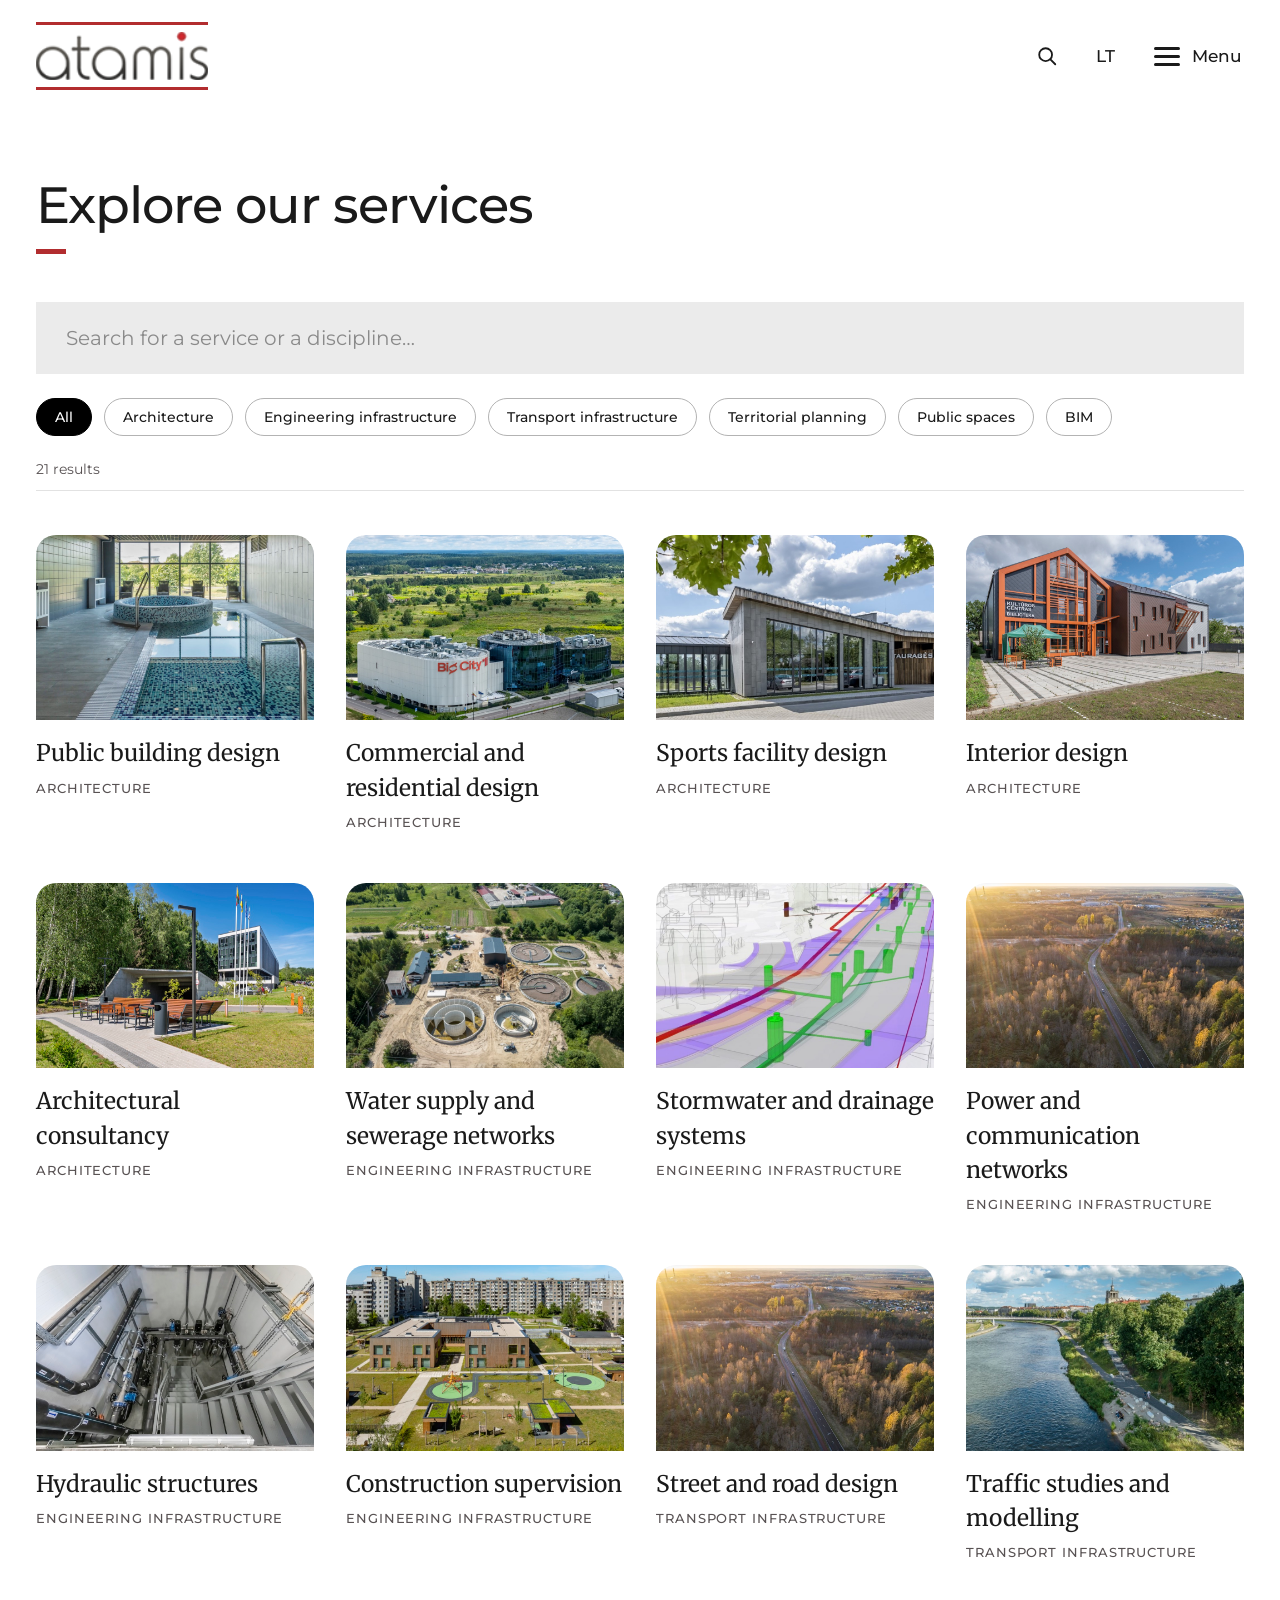
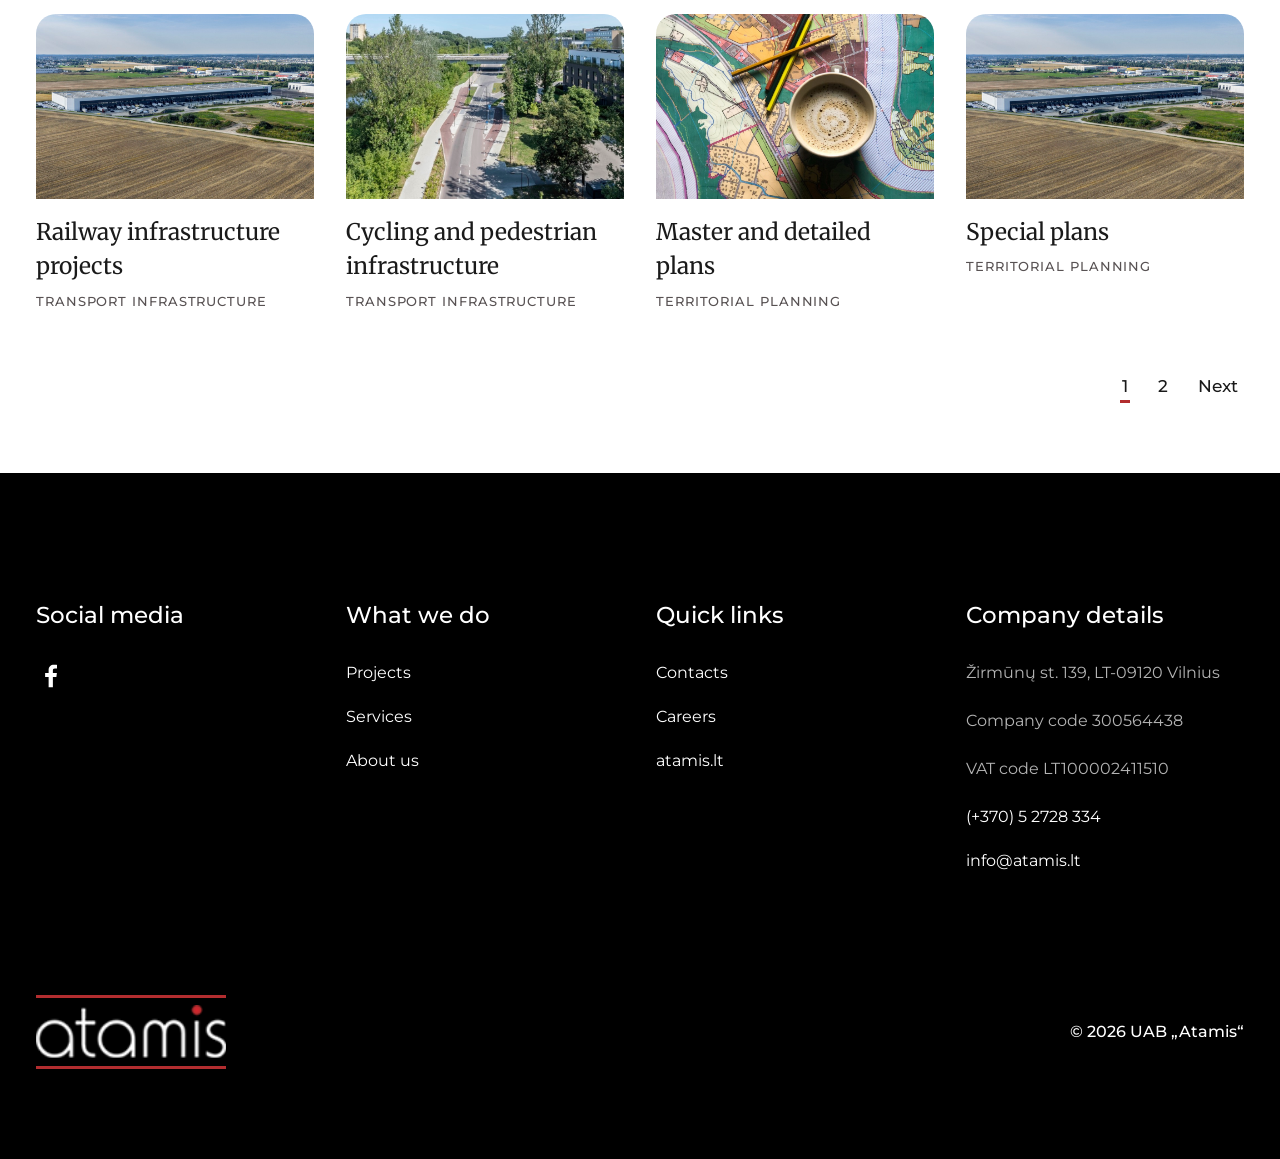
<file: bh/paslaugos.html>
<!DOCTYPE html>
<html lang="lt">
<head>
<meta charset="UTF-8">
<meta name="viewport" content="width=device-width, initial-scale=1.0">
<title>Paslaugos — Atamis</title>
<meta name="description" content="„Atamis“ paslaugos: architektūra, inžinerinė infrastruktūra, susisiekimo komunikacijos, teritorijų planavimas, viešosios erdvės ir BIM projektai.">
<link rel="preconnect" href="https://fonts.googleapis.com">
<link rel="preconnect" href="https://fonts.gstatic.com" crossorigin>
<link href="https://fonts.googleapis.com/css2?family=Merriweather:ital,wght@0,400;0,700;1,400&family=Montserrat:wght@300;400;500;600;700&display=swap" rel="stylesheet">
<link rel="stylesheet" href="styles.css">
<style>
/* Page-specific: make the media wrapper a block so its documented
   1.5:1 aspect-ratio crop applies and titles never overflow the tile. */
.card-grid .tile-media { display: block; }
</style>
</head>
<body>

<!-- ================= HEADER ================= -->
<header class="site-header">
  <div class="limit header-row">
    <a class="logo" href="index.html" aria-label="Atamis — pradžia" data-en-aria="Atamis — home">
      <span class="logo-stack"><img src="assets/img/atamis-logo.png" alt="Atamis" width="139" height="39"></span>
    </a>
    <div class="header-tools">
      <button class="tool-btn search-btn" aria-label="Paieška" data-en-aria="Search">
        <svg width="22" height="22" viewBox="0 0 24 24" fill="none" stroke="currentColor" stroke-width="2" stroke-linecap="round"><circle cx="10.5" cy="10.5" r="7"/><line x1="21" y1="21" x2="15.7" y2="15.7"/></svg>
      </button>
      <button class="tool-btn lang-btn" aria-label="Kalba" data-en-aria="Language">EN</button>
      <button class="tool-btn burger-btn" aria-label="Meniu" data-en-aria="Menu">
        <span class="burger"><span></span><span></span><span></span></span>
        <span class="tool-label" data-en="Menu">Meniu</span>
      </button>
    </div>
  </div>
</header>

<!-- ================= MENU OVERLAY ================= -->
<div class="menu-overlay" role="dialog" aria-modal="true" aria-label="Meniu" data-en-aria="Menu">
  <div class="menu-panel-light">
    <a class="logo" href="index.html"><span class="logo-stack"><img src="assets/img/atamis-logo.png" alt="Atamis"></span></a>
    <p class="menu-blurb" data-en="Atamis is a Vilnius-based engineering and architecture practice. Since 2006 we have been joining architecture and engineering into one sustainable whole — more than 200 projects delivered every year.<br><br><a href='mailto:info@atamis.lt'>info@atamis.lt</a>">
      „Atamis“ — inžinerijos ir architektūros studija Vilniuje. Nuo 2006 m. jungiame architektūrą ir inžineriją į vieną tvarią visumą — per metus įgyvendiname daugiau nei 200 projektų.<br><br><a href="mailto:info@atamis.lt">info@atamis.lt</a>
    </p>
  </div>
  <div class="menu-panel-dark">
    <button class="menu-close" aria-label="Uždaryti" data-en-aria="Close">&times;</button>
    <nav class="menu-links" aria-label="Pagrindinis meniu">
      <a href="index.html" data-en="Home">Pradžia</a>
      <a href="apie.html" data-en="About us">Apie mus</a>
      <a href="paslaugos.html" data-en="Services">Paslaugos</a>
      <a href="projektai.html" data-en="Projects">Projektai</a>
      <a href="kontaktai.html" data-en="Contacts">Kontaktai</a>
    </nav>
    <div class="menu-meta">
      <a href="tel:+37052728334">(+370) 5 2728 334</a>
      <a href="mailto:info@atamis.lt">info@atamis.lt</a>
      <a href="https://www.facebook.com/AtamisLT" target="_blank" rel="noopener">Facebook</a>
    </div>
  </div>
</div>

<!-- ================= SEARCH OVERLAY ================= -->
<div class="search-overlay" role="dialog" aria-modal="true" aria-label="Paieška" data-en-aria="Search">
  <button class="search-close" aria-label="Uždaryti" data-en-aria="Close">&times;</button>
  <div class="search-inner">
    <label for="site-search" data-en="Search">Paieška</label>
    <input id="site-search" class="search-input" type="search" placeholder="Ieškoti projektų…" data-en-placeholder="Search projects…" data-target="projektai.html">
    <p class="search-hint" data-en="Press Enter to search the project archive.">Spauskite „Enter“ — ieškosime projektų archyve.</p>
  </div>
</div>

<main>

<!-- ================= LISTING HEAD ================= -->
<section class="listing-head">
  <div class="limit">
    <h1 class="page-title" data-en="Explore our services">Mūsų paslaugos</h1>
    <div class="search-row">
      <input class="listing-search" type="search" placeholder="Ieškoti paslaugos ar srities…" data-en-placeholder="Search for a service or a discipline…" aria-label="Paslaugų paieška" data-en-aria="Service search">
    </div>
    <div class="filter-chips" aria-label="Filtruoti pagal sritį" data-en-aria="Filter by discipline">
      <button class="chip active" id="visos" data-cat="all" data-en="All">Visos</button>
      <button class="chip" id="architektura" data-cat="architektura" data-en="Architecture">Architektūra</button>
      <button class="chip" id="infrastruktura" data-cat="infrastruktura" data-en="Engineering infrastructure">Inžinerinė infrastruktūra</button>
      <button class="chip" id="susisiekimas" data-cat="susisiekimas" data-en="Transport infrastructure">Susisiekimo komunikacijos</button>
      <button class="chip" id="planavimas" data-cat="planavimas" data-en="Territorial planning">Teritorijų planavimas</button>
      <button class="chip" id="erdves" data-cat="erdves" data-en="Public spaces">Viešosios erdvės</button>
      <button class="chip" id="bim" data-cat="bim" data-en="BIM">BIM</button>
    </div>
  </div>
</section>

<!-- ================= SERVICES GRID ================= -->
<div class="limit">
  <p class="results-meta" aria-live="polite"></p>
  <div class="card-grid cols-4" data-listing>

    <!-- ARCHITEKTŪRA -->
    <article class="tile" data-cat="architektura" data-search="Visuomeninių pastatų projektavimas Public building design architektūra architecture">
      <span class="tile-media"><img src="assets/img/thumbs/telsiu-baseinas.jpg" alt="Telšių plaukimo baseino pastatas" data-en-alt="Telšiai swimming pool building"></span>
      <h2 class="tile-title" data-en="Public building design">Visuomeninių pastatų projektavimas</h2>
      <p class="tile-sub" data-en="Architecture">Architektūra</p>
    </article>
    <article class="tile" data-cat="architektura" data-search="Komercinių ir gyvenamųjų pastatų projektavimas Commercial and residential design architektūra architecture">
      <span class="tile-media"><img src="assets/img/thumbs/bio-city.jpg" alt="BIO CITY II biotechnologijų kompleksas Vilniuje" data-en-alt="BIO CITY II biotechnology complex in Vilnius"></span>
      <h2 class="tile-title" data-en="Commercial and residential design">Komercinių ir gyvenamųjų pastatų projektavimas</h2>
      <p class="tile-sub" data-en="Architecture">Architektūra</p>
    </article>
    <article class="tile" data-cat="architektura" data-search="Sporto statinių projektavimas Sports facility design architektūra architecture">
      <span class="tile-media"><img src="assets/img/thumbs/taurages-baseinas.jpg" alt="Tauragės baseino sporto kompleksas" data-en-alt="Tauragė swimming pool sports complex"></span>
      <h2 class="tile-title" data-en="Sports facility design">Sporto statinių projektavimas</h2>
      <p class="tile-sub" data-en="Architecture">Architektūra</p>
    </article>
    <article class="tile" data-cat="architektura" data-search="Interjero projektavimas Interior design architektūra architecture">
      <span class="tile-media"><img src="assets/img/thumbs/kulturos-centras.jpg" alt="Kultūros centro ir bibliotekos interjeras" data-en-alt="Culture centre and library interior"></span>
      <h2 class="tile-title" data-en="Interior design">Interjero projektavimas</h2>
      <p class="tile-sub" data-en="Architecture">Architektūra</p>
    </article>
    <article class="tile" data-cat="architektura" data-search="Architektūrinės konsultacijos Architectural consultancy architektūra architecture">
      <span class="tile-media"><img src="assets/img/thumbs/vadovybes-departamentas.jpg" alt="Vadovybės apsaugos departamento pastatas" data-en-alt="Directorate General of State Protection building"></span>
      <h2 class="tile-title" data-en="Architectural consultancy">Architektūrinės konsultacijos</h2>
      <p class="tile-sub" data-en="Architecture">Architektūra</p>
    </article>

    <!-- INŽINERINĖ INFRASTRUKTŪRA -->
    <article class="tile" data-cat="infrastruktura" data-search="Vandentiekio ir nuotekų tinklai Water supply and sewerage networks inžinerinė infrastruktūra engineering infrastructure">
      <span class="tile-media"><img src="assets/img/thumbs/svencioniu-valykla.jpg" alt="Švenčionių nuotekų valykla iš viršaus" data-en-alt="Švenčionys wastewater treatment plant from above" loading="lazy"></span>
      <h2 class="tile-title" data-en="Water supply and sewerage networks">Vandentiekio ir nuotekų tinklai</h2>
      <p class="tile-sub" data-en="Engineering infrastructure">Inžinerinė infrastruktūra</p>
    </article>
    <article class="tile" data-cat="infrastruktura" data-search="Lietaus nuotekų ir drenažo sistemos Stormwater and drainage systems inžinerinė infrastruktūra engineering infrastructure">
      <span class="tile-media"><img src="assets/img/thumbs/paplaujos-bulvaras.jpg" alt="Paplaujos bulvaras Vilniuje" data-en-alt="Paplauja boulevard in Vilnius" loading="lazy"></span>
      <h2 class="tile-title" data-en="Stormwater and drainage systems">Lietaus nuotekų ir drenažo sistemos</h2>
      <p class="tile-sub" data-en="Engineering infrastructure">Inžinerinė infrastruktūra</p>
    </article>
    <article class="tile" data-cat="infrastruktura" data-search="Elektros ir ryšių tinklai Power and communication networks inžinerinė infrastruktūra engineering infrastructure">
      <span class="tile-media"><img src="assets/img/thumbs/panevezio-siaurine.jpg" alt="Panevėžio Šiaurinės gatvės infrastruktūra" data-en-alt="Panevėžys Šiaurinė street infrastructure" loading="lazy"></span>
      <h2 class="tile-title" data-en="Power and communication networks">Elektros ir ryšių tinklai</h2>
      <p class="tile-sub" data-en="Engineering infrastructure">Inžinerinė infrastruktūra</p>
    </article>
    <article class="tile" data-cat="infrastruktura" data-search="Hidrotechniniai statiniai Hydraulic structures inžinerinė infrastruktūra engineering infrastructure">
      <span class="tile-media"><img src="assets/img/thumbs/kupiskio-vandenys.jpg" alt="Kupiškio vandenvietės statiniai" data-en-alt="Kupiškis waterworks structures" loading="lazy"></span>
      <h2 class="tile-title" data-en="Hydraulic structures">Hidrotechniniai statiniai</h2>
      <p class="tile-sub" data-en="Engineering infrastructure">Inžinerinė infrastruktūra</p>
    </article>
    <article class="tile" data-cat="infrastruktura" data-search="Projekto vykdymo priežiūra Construction supervision inžinerinė infrastruktūra engineering infrastructure">
      <span class="tile-media"><img src="assets/img/thumbs/vydunelio-darzelis.jpg" alt="Vaikų darželio Vydūnėlis statybos" data-en-alt="Vydūnėlis kindergarten construction" loading="lazy"></span>
      <h2 class="tile-title" data-en="Construction supervision">Projekto vykdymo priežiūra</h2>
      <p class="tile-sub" data-en="Engineering infrastructure">Inžinerinė infrastruktūra</p>
    </article>

    <!-- SUSISIEKIMO KOMUNIKACIJOS -->
    <article class="tile" data-cat="susisiekimas" data-search="Gatvių ir kelių projektavimas Street and road design susisiekimo komunikacijos transport infrastructure">
      <span class="tile-media"><img src="assets/img/thumbs/panevezio-siaurine.jpg" alt="Panevėžio Šiaurinės gatvės sankryža" data-en-alt="Panevėžys Šiaurinė street junction" loading="lazy"></span>
      <h2 class="tile-title" data-en="Street and road design">Gatvių ir kelių projektavimas</h2>
      <p class="tile-sub" data-en="Transport infrastructure">Susisiekimo komunikacijos</p>
    </article>
    <article class="tile" data-cat="susisiekimas" data-search="Transporto eismo tyrimai ir modeliavimas Traffic studies and modelling susisiekimo komunikacijos transport infrastructure">
      <span class="tile-media"><img src="assets/img/thumbs/neries-kaire.jpg" alt="Neries kairiosios krantinės eismo erdvės" data-en-alt="Neris left embankment traffic spaces" loading="lazy"></span>
      <h2 class="tile-title" data-en="Traffic studies and modelling">Transporto eismo tyrimai ir modeliavimas</h2>
      <p class="tile-sub" data-en="Transport infrastructure">Susisiekimo komunikacijos</p>
    </article>
    <article class="tile" data-cat="susisiekimas" data-search="Geležinkelių infrastruktūros projektai Railway infrastructure projects susisiekimo komunikacijos transport infrastructure">
      <span class="tile-media"><img src="assets/img/thumbs/paneriu-planas.jpg" alt="Aukštųjų Panerių pramoninis rajonas iš viršaus" data-en-alt="Aukštieji Paneriai industrial district from above" loading="lazy"></span>
      <h2 class="tile-title" data-en="Railway infrastructure projects">Geležinkelių infrastruktūros projektai</h2>
      <p class="tile-sub" data-en="Transport infrastructure">Susisiekimo komunikacijos</p>
    </article>
    <article class="tile" data-cat="susisiekimas" data-search="Dviračių ir pėsčiųjų infrastruktūra Cycling and pedestrian infrastructure susisiekimo komunikacijos transport infrastructure">
      <span class="tile-media"><img src="assets/img/thumbs/neries-krantine.jpg" alt="Neries krantinės dviračių gatvė" data-en-alt="Neris embankment bicycle street" loading="lazy"></span>
      <h2 class="tile-title" data-en="Cycling and pedestrian infrastructure">Dviračių ir pėsčiųjų infrastruktūra</h2>
      <p class="tile-sub" data-en="Transport infrastructure">Susisiekimo komunikacijos</p>
    </article>

    <!-- TERITORIJŲ PLANAVIMAS -->
    <article class="tile" data-cat="planavimas" data-search="Bendrieji ir detalieji planai Master and detailed plans teritorijų planavimas territorial planning">
      <span class="tile-media"><img src="assets/img/thumbs/birstono-planas.jpg" alt="Birštono miesto teritorijos planas" data-en-alt="Birštonas town territory plan" loading="lazy"></span>
      <h2 class="tile-title" data-en="Master and detailed plans">Bendrieji ir detalieji planai</h2>
      <p class="tile-sub" data-en="Territorial planning">Teritorijų planavimas</p>
    </article>
    <article class="tile" data-cat="planavimas" data-search="Specialieji planai Special plans teritorijų planavimas territorial planning">
      <span class="tile-media"><img src="assets/img/thumbs/paneriu-planas.jpg" alt="Aukštųjų Panerių teritorijos vaizdas iš viršaus" data-en-alt="Aukštieji Paneriai territory from above" loading="lazy"></span>
      <h2 class="tile-title" data-en="Special plans">Specialieji planai</h2>
      <p class="tile-sub" data-en="Territorial planning">Teritorijų planavimas</p>
    </article>
    <article class="tile" data-cat="planavimas" data-search="SPAV dokumentai ir galimybių studijos SEA documents and feasibility studies teritorijų planavimas territorial planning">
      <span class="tile-media"><img src="assets/img/thumbs/birstono-planas.jpg" alt="Birštono teritorijos planavimo dokumentas" data-en-alt="Birštonas territorial planning document" loading="lazy"></span>
      <h2 class="tile-title" data-en="SEA documents and feasibility studies">SPAV dokumentai ir galimybių studijos</h2>
      <p class="tile-sub" data-en="Territorial planning">Teritorijų planavimas</p>
    </article>

    <!-- VIEŠOSIOS ERDVĖS -->
    <article class="tile" data-cat="erdves" data-search="Parkai skverai ir aikštės Parks squares and plazas viešosios erdvės public spaces">
      <span class="tile-media"><img src="assets/img/thumbs/joniskelio-parkas.jpg" alt="Joniškėlio sodo parko estrada" data-en-alt="Joniškėlis garden park amphitheatre" loading="lazy"></span>
      <h2 class="tile-title" data-en="Parks, squares and plazas">Parkai, skverai ir aikštės</h2>
      <p class="tile-sub" data-en="Public spaces">Viešosios erdvės</p>
    </article>
    <article class="tile" data-cat="erdves" data-search="Krantinės ir paplūdimiai Embankments and beaches viešosios erdvės public spaces">
      <span class="tile-media"><img src="assets/img/thumbs/neries-krantine.jpg" alt="Neries krantinė Vilniuje" data-en-alt="Neris embankment in Vilnius" loading="lazy"></span>
      <h2 class="tile-title" data-en="Embankments and beaches">Krantinės ir paplūdimiai</h2>
      <p class="tile-sub" data-en="Public spaces">Viešosios erdvės</p>
    </article>

    <!-- BIM -->
    <article class="tile" data-cat="bim" data-search="Projektavimas BIM aplinkoje Design in a BIM environment BIM">
      <span class="tile-media"><img src="assets/img/thumbs/policijos-komisariatas.jpg" alt="Vilniaus miesto policijos komisariato pastatas" data-en-alt="Vilnius city police headquarters building" loading="lazy"></span>
      <h2 class="tile-title" data-en="Design in a BIM environment">Projektavimas BIM aplinkoje</h2>
      <p class="tile-sub">BIM</p>
    </article>
    <article class="tile" data-cat="bim" data-search="Rekonstrukcijų BIM projektai BIM reconstruction projects BIM">
      <span class="tile-media"><img src="assets/img/thumbs/vadovybes-departamentas.jpg" alt="Vadovybės apsaugos departamento rekonstrukcija" data-en-alt="State Protection Department reconstruction" loading="lazy"></span>
      <h2 class="tile-title" data-en="BIM reconstruction projects">Rekonstrukcijų BIM projektai</h2>
      <p class="tile-sub">BIM</p>
    </article>

  </div>
  <div class="pagination"></div>
</div>

</main>

<!-- ================= FOOTER ================= -->
<footer class="site-footer">
  <div class="limit">
    <div class="footer-cols">
      <div>
        <h4 data-en="Social media">Socialiniai tinklai</h4>
        <div class="social-row">
          <a href="https://www.facebook.com/AtamisLT" target="_blank" rel="noopener" aria-label="Atamis Facebook">
            <svg viewBox="0 0 24 24" aria-hidden="true"><path d="M13.5 21v-8.2h2.8l.4-3.2h-3.2V7.5c0-.9.3-1.6 1.6-1.6h1.7V3.1c-.3 0-1.3-.1-2.5-.1-2.5 0-4.2 1.5-4.2 4.3v2.3H7.3v3.2h2.8V21h3.4z"/></svg>
          </a>
        </div>
      </div>
      <div>
        <h4 data-en="What we do">Ką darome</h4>
        <ul>
          <li><a href="projektai.html" data-en="Projects">Projektai</a></li>
          <li><a href="paslaugos.html" data-en="Services">Paslaugos</a></li>
          <li><a href="apie.html" data-en="About us">Apie mus</a></li>
        </ul>
      </div>
      <div>
        <h4 data-en="Quick links">Nuorodos</h4>
        <ul>
          <li><a href="kontaktai.html" data-en="Contacts">Kontaktai</a></li>
          <li><a href="kontaktai.html#karjera" data-en="Careers">Karjera</a></li>
          <li><a href="https://atamis.lt" target="_blank" rel="noopener">atamis.lt</a></li>
        </ul>
      </div>
      <div>
        <h4 data-en="Company details">Rekvizitai</h4>
        <ul>
          <li><span class="footer-plain" data-en="Žirmūnų st. 139, LT-09120 Vilnius">Žirmūnų g. 139, LT-09120 Vilnius</span></li>
          <li><span class="footer-plain" data-en="Company code 300564438">Įmonės kodas 300564438</span></li>
          <li><span class="footer-plain" data-en="VAT code LT100002411510">PVM kodas LT100002411510</span></li>
          <li><a href="tel:+37052728334">(+370) 5 2728 334</a></li>
          <li><a href="mailto:info@atamis.lt">info@atamis.lt</a></li>
        </ul>
      </div>
    </div>
    <div class="footer-base">
      <a class="logo" href="index.html" aria-label="Atamis">
        <span class="logo-stack"><img src="assets/img/atamis-logo-white.png" alt="Atamis"></span>
      </a>
      <p class="footer-copy">© 2026 UAB „Atamis“</p>
    </div>
  </div>
</footer>

<button class="back-top" aria-label="Į viršų" data-en-aria="Back to top">
  <span aria-hidden="true">&#8593;</span>
  <span data-en="Back to top">Į viršų</span>
</button>

<script src="site.js" defer></script>
<script>
/* Preselect a discipline chip from the URL hash (index.html#architektura etc.).
   site.js is deferred, so its chip handlers exist by DOMContentLoaded. */
document.addEventListener('DOMContentLoaded', function () {
  function selectFromHash() {
    var id = location.hash.replace('#', '');
    if (!id) return;
    var chip = document.getElementById(id);
    if (chip && chip.classList.contains('chip') && !chip.classList.contains('active')) chip.click();
  }
  selectFromHash();
  window.addEventListener('hashchange', selectFromHash);
});
</script>
</body>
</html>
</file>
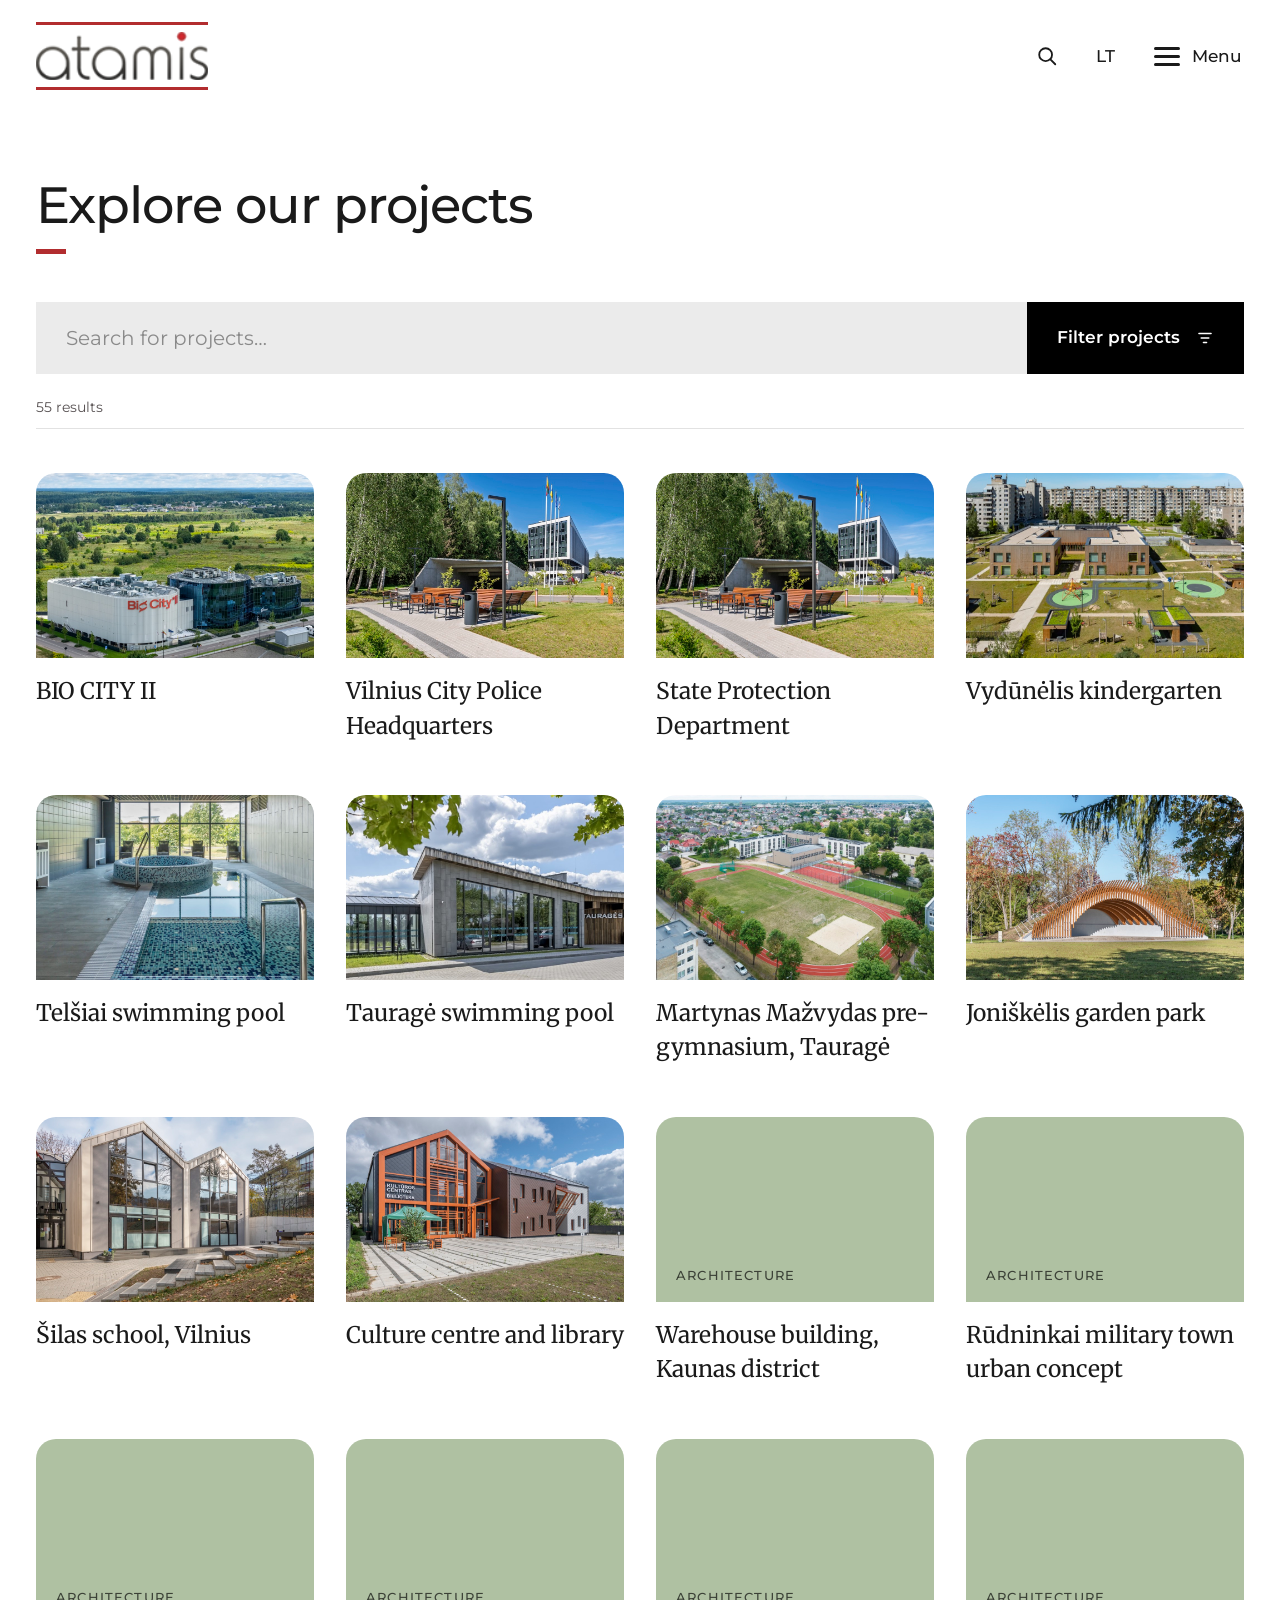
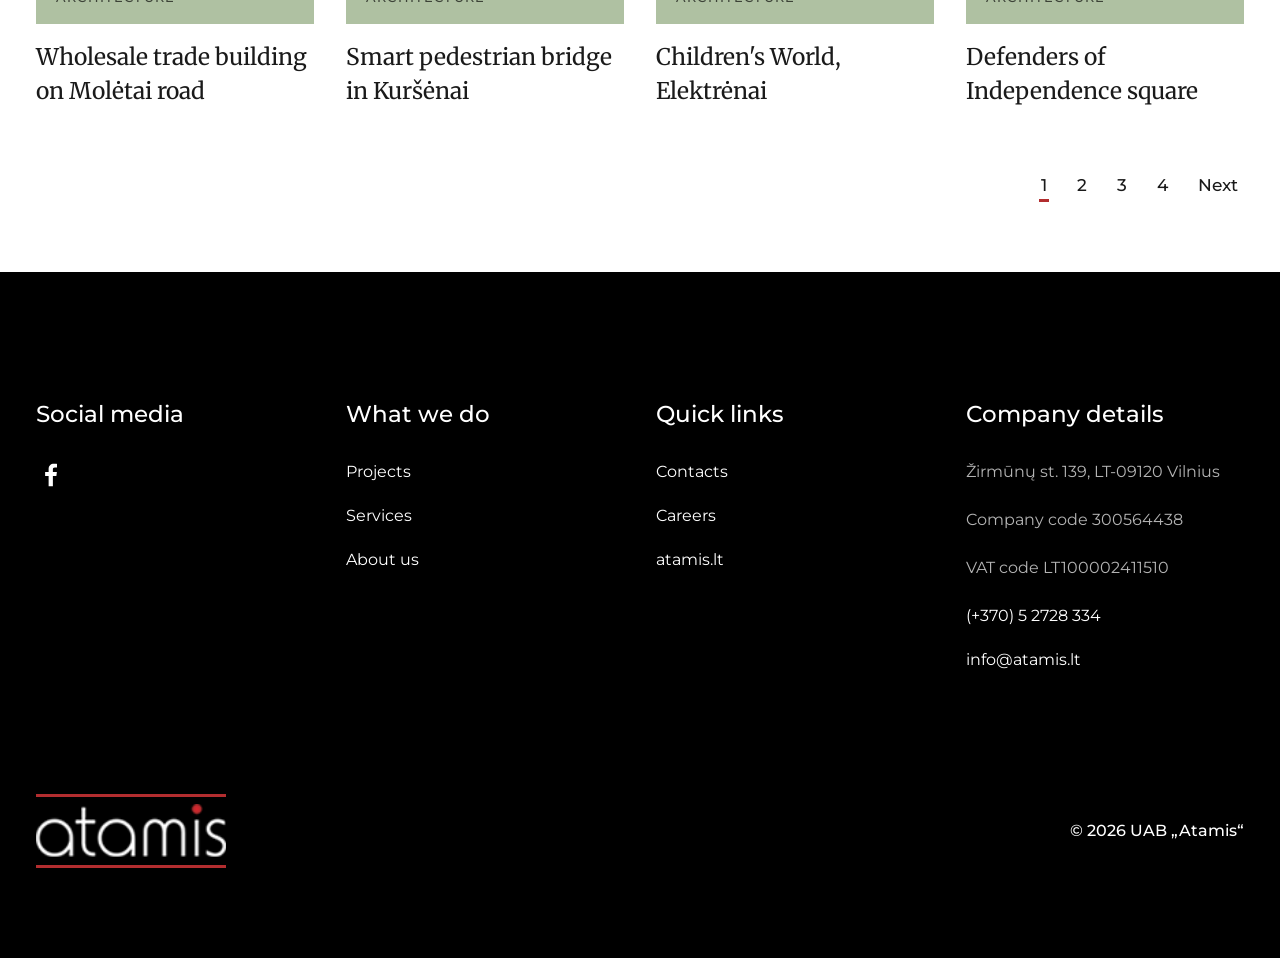
<file: bh/projektai.html>
<!DOCTYPE html>
<html lang="lt">
<head>
<meta charset="UTF-8">
<meta name="viewport" content="width=device-width, initial-scale=1.0">
<title>Projektai — Atamis</title>
<meta name="description" content="„Atamis“ projektų archyvas — architektūra, susisiekimo komunikacijos, inžinerinė infrastruktūra, teritorijų planavimas ir BIM projektai visoje Lietuvoje.">
<link rel="preconnect" href="https://fonts.googleapis.com">
<link rel="preconnect" href="https://fonts.gstatic.com" crossorigin>
<link href="https://fonts.googleapis.com/css2?family=Merriweather:ital,wght@0,400;0,700;1,400&family=Montserrat:wght@300;400;500;600;700&display=swap" rel="stylesheet">
<link rel="stylesheet" href="styles.css">
<style>
  /* page-specific: make the inline .tile-media span honor its 1.5:1 aspect crop */
  .card-grid.cols-4 .tile-media:not(.tint) { display: block; }
  /* page-specific: in the stacked mobile search row, stop flex-basis:0 collapsing the input */
  @media (max-width: 820px) {
    .search-row .listing-search { flex: 0 0 auto; }
  }
</style>
</head>
<body>

<!-- ================= HEADER ================= -->
<header class="site-header">
  <div class="limit header-row">
    <a class="logo" href="index.html" aria-label="Atamis — pradžia" data-en-aria="Atamis — home">
      <span class="logo-stack"><img src="assets/img/atamis-logo.png" alt="Atamis" width="139" height="39"></span>
    </a>
    <div class="header-tools">
      <button class="tool-btn search-btn" aria-label="Paieška" data-en-aria="Search">
        <svg width="22" height="22" viewBox="0 0 24 24" fill="none" stroke="currentColor" stroke-width="2" stroke-linecap="round"><circle cx="10.5" cy="10.5" r="7"/><line x1="21" y1="21" x2="15.7" y2="15.7"/></svg>
      </button>
      <button class="tool-btn lang-btn" aria-label="Kalba" data-en-aria="Language">EN</button>
      <button class="tool-btn burger-btn" aria-label="Meniu" data-en-aria="Menu">
        <span class="burger"><span></span><span></span><span></span></span>
        <span class="tool-label" data-en="Menu">Meniu</span>
      </button>
    </div>
  </div>
</header>

<!-- ================= MENU OVERLAY ================= -->
<div class="menu-overlay" role="dialog" aria-modal="true" aria-label="Meniu" data-en-aria="Menu">
  <div class="menu-panel-light">
    <a class="logo" href="index.html"><span class="logo-stack"><img src="assets/img/atamis-logo.png" alt="Atamis"></span></a>
    <p class="menu-blurb" data-en="Atamis is a Vilnius-based engineering and architecture practice. Since 2006 we have been joining architecture and engineering into one sustainable whole — more than 200 projects delivered every year.<br><br><a href='mailto:info@atamis.lt'>info@atamis.lt</a>">
      „Atamis“ — inžinerijos ir architektūros studija Vilniuje. Nuo 2006 m. jungiame architektūrą ir inžineriją į vieną tvarią visumą — per metus įgyvendiname daugiau nei 200 projektų.<br><br><a href="mailto:info@atamis.lt">info@atamis.lt</a>
    </p>
  </div>
  <div class="menu-panel-dark">
    <button class="menu-close" aria-label="Uždaryti" data-en-aria="Close">&times;</button>
    <nav class="menu-links" aria-label="Pagrindinis meniu">
      <a href="index.html" data-en="Home">Pradžia</a>
      <a href="apie.html" data-en="About us">Apie mus</a>
      <a href="paslaugos.html" data-en="Services">Paslaugos</a>
      <a href="projektai.html" data-en="Projects">Projektai</a>
      <a href="kontaktai.html" data-en="Contacts">Kontaktai</a>
    </nav>
    <div class="menu-meta">
      <a href="tel:+37052728334">(+370) 5 2728 334</a>
      <a href="mailto:info@atamis.lt">info@atamis.lt</a>
      <a href="https://www.facebook.com/AtamisLT" target="_blank" rel="noopener">Facebook</a>
    </div>
  </div>
</div>

<!-- ================= SEARCH OVERLAY ================= -->
<div class="search-overlay" role="dialog" aria-modal="true" aria-label="Paieška" data-en-aria="Search">
  <button class="search-close" aria-label="Uždaryti" data-en-aria="Close">&times;</button>
  <div class="search-inner">
    <label for="site-search" data-en="Search">Paieška</label>
    <input id="site-search" class="search-input" type="search" placeholder="Ieškoti projektų…" data-en-placeholder="Search projects…" data-target="projektai.html">
    <p class="search-hint" data-en="Press Enter to search the project archive.">Spauskite „Enter“ — ieškosime projektų archyve.</p>
  </div>
</div>

<main>

<!-- ================= LISTING HEAD ================= -->
<section class="listing-head">
  <div class="limit">
    <h1 class="page-title rv" data-en="Explore our projects">Mūsų projektai</h1>
    <div class="search-row">
      <input class="listing-search" type="search" placeholder="Ieškoti projektų…" data-en-placeholder="Search for projects…" aria-label="Ieškoti projektų" data-en-aria="Search for projects">
      <button class="filter-btn">
        <span data-en="Filter projects">Filtruoti projektus</span>
        <svg width="18" height="18" viewBox="0 0 24 24" fill="none" stroke="currentColor" stroke-width="2.2" stroke-linecap="round" aria-hidden="true"><line x1="4" y1="6" x2="20" y2="6"/><line x1="7" y1="12" x2="17" y2="12"/><line x1="10" y1="18" x2="14" y2="18"/></svg>
      </button>
    </div>
    <div class="filter-chips" hidden>
      <button class="chip active" data-cat="all" data-en="All">Visi</button>
      <button class="chip" data-cat="arch" data-en="Architecture">Architektūra</button>
      <button class="chip" data-cat="sus" data-en="Transport infrastructure">Susisiekimo komunikacijos</button>
      <button class="chip" data-cat="inz" data-en="Engineering infrastructure">Inžinerinė infrastruktūra</button>
      <button class="chip" data-cat="ter" data-en="Territorial planning">Teritorijų planavimas</button>
      <button class="chip" data-cat="bim" data-en="BIM projects">BIM projektai</button>
    </div>
    <p class="results-meta"></p>

    <!-- ================= PROJECT GRID ================= -->
    <div class="card-grid cols-4" data-listing>

      <!-- ARCHITEKTŪRA -->
      <article class="tile" data-cat="arch" data-search="bio city ii vilnius biotechnologijų kompleksas architektūra">
        <span class="tile-media"><img src="assets/img/thumbs/bio-city.jpg" alt="BIO CITY II biotechnologijų kompleksas Vilniuje" data-en-alt="BIO CITY II biotechnology complex in Vilnius" loading="lazy"></span>
        <h3 class="tile-title" data-en="BIO CITY II">BIO CITY II</h3>
      </article>
      <article class="tile" data-cat="arch|bim" data-search="vilniaus miesto policijos komisariatas vilnius bim architektūra">
        <span class="tile-media"><img src="assets/img/thumbs/policijos-komisariatas.jpg" alt="Vilniaus miesto policijos komisariato pastatas" data-en-alt="Vilnius city police headquarters building" loading="lazy"></span>
        <h3 class="tile-title" data-en="Vilnius City Police Headquarters">Vilniaus miesto policijos komisariatas</h3>
      </article>
      <article class="tile" data-cat="arch|bim" data-search="vadovybės apsaugos departamentas vilnius bim rekonstrukcija architektūra">
        <span class="tile-media"><img src="assets/img/thumbs/vadovybes-departamentas.jpg" alt="Vadovybės apsaugos departamento pastatas" data-en-alt="State Protection Department building" loading="lazy"></span>
        <h3 class="tile-title" data-en="State Protection Department">Vadovybės apsaugos departamentas</h3>
      </article>
      <article class="tile" data-cat="arch" data-search="vaikų darželis vydūnėlis vilnius pilaitė architektūra">
        <span class="tile-media"><img src="assets/img/thumbs/vydunelio-darzelis.jpg" alt="Vaikų darželio „Vydūnėlis“ pastatas Pilaitėje" data-en-alt="Vydūnėlis kindergarten building in Pilaitė" loading="lazy"></span>
        <h3 class="tile-title" data-en="Vydūnėlis kindergarten">Vaikų darželis „Vydūnėlis“</h3>
      </article>
      <article class="tile" data-cat="arch" data-search="plaukimo baseinas telšiuose telšių telšiai sportas architektūra">
        <span class="tile-media"><img src="assets/img/thumbs/telsiu-baseinas.jpg" alt="Telšių plaukimo baseino pastatas" data-en-alt="Telšiai swimming pool building" loading="lazy"></span>
        <h3 class="tile-title" data-en="Telšiai swimming pool">Plaukimo baseinas Telšiuose</h3>
      </article>
      <article class="tile" data-cat="arch" data-search="tauragės baseinas tauragė sportas kareivinės architektūra">
        <span class="tile-media"><img src="assets/img/thumbs/taurages-baseinas.jpg" alt="Tauragės baseino sporto kompleksas" data-en-alt="Tauragė swimming pool sports complex" loading="lazy"></span>
        <h3 class="tile-title" data-en="Tauragė swimming pool">Tauragės baseinas</h3>
      </article>
      <article class="tile" data-cat="arch" data-search="tauragės martyno mažvydo progimnazija tauragė mokykla architektūra">
        <span class="tile-media"><img src="assets/img/thumbs/taurages-progimnazija.jpg" alt="Tauragės Martyno Mažvydo progimnazijos pastatas" data-en-alt="Martynas Mažvydas pre-gymnasium building in Tauragė" loading="lazy"></span>
        <h3 class="tile-title" data-en="Martynas Mažvydas pre-gymnasium, Tauragė">Tauragės Martyno Mažvydo progimnazija</h3>
      </article>
      <article class="tile" data-cat="arch" data-search="joniškėlio sodo parkas joniškėlis estrada parkas architektūra">
        <span class="tile-media"><img src="assets/img/thumbs/joniskelio-parkas.jpg" alt="Joniškėlio sodo parko estrada" data-en-alt="Joniškėlis garden park amphitheatre" loading="lazy"></span>
        <h3 class="tile-title" data-en="Joniškėlis garden park">Joniškėlio sodo parkas</h3>
      </article>
      <article class="tile" data-cat="arch" data-search="šilo mokykla vilniuje vilnius rekonstrukcija architektūra">
        <span class="tile-media"><img src="assets/img/thumbs/silo-mokykla.jpg" alt="Šilo mokyklos pastatas Vilniuje iš viršaus" data-en-alt="Šilas school building in Vilnius from above" loading="lazy"></span>
        <h3 class="tile-title" data-en="Šilas school, Vilnius">Šilo mokykla Vilniuje</h3>
      </article>
      <article class="tile" data-cat="arch" data-search="kultūros centras ir biblioteka visuomeninis pastatas architektūra">
        <span class="tile-media"><img src="assets/img/thumbs/kulturos-centras.jpg" alt="Kultūros centro ir bibliotekos pastatas" data-en-alt="Culture centre and library building" loading="lazy"></span>
        <h3 class="tile-title" data-en="Culture centre and library">Kultūros centras ir biblioteka</h3>
      </article>
      <article class="tile" data-cat="arch" data-search="sandėliavimo paskirties pastatas kauno rajonas kaunas sandėlis architektūra">
        <span class="tile-media tint" style="background:#AFC1A2"><span class="tint-label" data-en="Architecture">Architektūra</span></span>
        <h3 class="tile-title" data-en="Warehouse building, Kaunas district">Sandėliavimo paskirties pastatas Kauno r.</h3>
      </article>
      <article class="tile" data-cat="arch|ter" data-search="rūdninkų karinio miestelio urbanistinė idėja šalčininkų rajonas rūdninkai urbanistika architektūra">
        <span class="tile-media tint" style="background:#AFC1A2"><span class="tint-label" data-en="Architecture">Architektūra</span></span>
        <h3 class="tile-title" data-en="Rūdninkai military town urban concept">Rūdninkų karinio miestelio urbanistinė idėja</h3>
      </article>
      <article class="tile" data-cat="arch" data-search="didmeninės prekybos pastatas molėtų plentas vilnius prekyba architektūra">
        <span class="tile-media tint" style="background:#AFC1A2"><span class="tint-label" data-en="Architecture">Architektūra</span></span>
        <h3 class="tile-title" data-en="Wholesale trade building on Molėtai road">Didmeninės prekybos pastatas Molėtų pl.</h3>
      </article>
      <article class="tile" data-cat="arch|bim" data-search="išmanusis pėsčiųjų tiltas kuršėnuose kuršėnai bim tiltas architektūra">
        <span class="tile-media tint" style="background:#AFC1A2"><span class="tint-label" data-en="Architecture">Architektūra</span></span>
        <h3 class="tile-title" data-en="Smart pedestrian bridge in Kuršėnai">Išmanusis pėsčiųjų tiltas Kuršėnuose</h3>
      </article>
      <article class="tile" data-cat="arch" data-search="elektrėnų vaikų pasaulis elektrėnai pramogos architektūra">
        <span class="tile-media tint" style="background:#AFC1A2"><span class="tint-label" data-en="Architecture">Architektūra</span></span>
        <h3 class="tile-title" data-en="Children's World, Elektrėnai">Elektrėnų „Vaikų pasaulis“</h3>
      </article>
      <article class="tile" data-cat="arch" data-search="nepriklausomybės gynėjų aikštė raseiniai viešoji erdvė architektūra">
        <span class="tile-media tint" style="background:#AFC1A2"><span class="tint-label" data-en="Architecture">Architektūra</span></span>
        <h3 class="tile-title" data-en="Defenders of Independence square">Nepriklausomybės gynėjų aikštė</h3>
      </article>
      <article class="tile" data-cat="arch" data-search="marijampolės sporto arena marijampolė sportas architektūra">
        <span class="tile-media tint" style="background:#AFC1A2"><span class="tint-label" data-en="Architecture">Architektūra</span></span>
        <h3 class="tile-title" data-en="Marijampolė sports arena">Marijampolės sporto arena</h3>
      </article>
      <article class="tile" data-cat="arch" data-search="butrimonių aikštė butrimonys alytaus rajonas viešoji erdvė architektūra">
        <span class="tile-media tint" style="background:#AFC1A2"><span class="tint-label" data-en="Architecture">Architektūra</span></span>
        <h3 class="tile-title" data-en="Butrimonys square">Butrimonių aikštė</h3>
      </article>
      <article class="tile" data-cat="arch" data-search="elektrėnų miesto centrinė aikštė elektrėnai viešoji erdvė architektūra">
        <span class="tile-media tint" style="background:#AFC1A2"><span class="tint-label" data-en="Architecture">Architektūra</span></span>
        <h3 class="tile-title" data-en="Elektrėnai central city square">Elektrėnų miesto centrinė aikštė</h3>
      </article>
      <article class="tile" data-cat="arch" data-search="raseikos parkas raseiniai parkas viešoji erdvė architektūra">
        <span class="tile-media tint" style="background:#AFC1A2"><span class="tint-label" data-en="Architecture">Architektūra</span></span>
        <h3 class="tile-title" data-en="Raseika park">Raseikos parkas</h3>
      </article>
      <article class="tile" data-cat="arch" data-search="kuršėnų kultūros centro salės interjeras kuršėnai interjeras architektūra">
        <span class="tile-media tint" style="background:#AFC1A2"><span class="tint-label" data-en="Architecture">Architektūra</span></span>
        <h3 class="tile-title" data-en="Kuršėnai culture centre hall interior">Kuršėnų kultūros centro salės interjeras</h3>
      </article>
      <article class="tile" data-cat="arch" data-search="pabradės kultūros centras pabradė architektūra">
        <span class="tile-media tint" style="background:#AFC1A2"><span class="tint-label" data-en="Architecture">Architektūra</span></span>
        <h3 class="tile-title" data-en="Pabradė culture centre">Pabradės kultūros centras</h3>
      </article>
      <article class="tile" data-cat="arch" data-search="pasvalio muziejus pasvalys architektūra">
        <span class="tile-media tint" style="background:#AFC1A2"><span class="tint-label" data-en="Architecture">Architektūra</span></span>
        <h3 class="tile-title" data-en="Pasvalys museum">Pasvalio muziejus</h3>
      </article>
      <article class="tile" data-cat="arch|bim" data-search="nakvynės namai vilniuje vilnius bim architektūra">
        <span class="tile-media tint" style="background:#AFC1A2"><span class="tint-label" data-en="Architecture">Architektūra</span></span>
        <h3 class="tile-title" data-en="Night shelter in Vilnius">Nakvynės namai Vilniuje</h3>
      </article>
      <article class="tile" data-cat="arch" data-search="skaudvilės paplūdimys skaudvilė tauragės rajonas viešoji erdvė architektūra">
        <span class="tile-media tint" style="background:#AFC1A2"><span class="tint-label" data-en="Architecture">Architektūra</span></span>
        <h3 class="tile-title" data-en="Skaudvilė beach">Skaudvilės paplūdimys</h3>
      </article>
      <article class="tile" data-cat="arch" data-search="vakarų medienos grupės pastatų kompleksas klaipėda pramonė architektūra">
        <span class="tile-media tint" style="background:#AFC1A2"><span class="tint-label" data-en="Architecture">Architektūra</span></span>
        <h3 class="tile-title" data-en="Vakarų medienos grupė building complex">Vakarų medienos grupės pastatų kompleksas</h3>
      </article>
      <article class="tile" data-cat="arch" data-search="raseinių alėja prie autobusų stoties raseiniai viešoji erdvė architektūra">
        <span class="tile-media tint" style="background:#AFC1A2"><span class="tint-label" data-en="Architecture">Architektūra</span></span>
        <h3 class="tile-title" data-en="Raseiniai alley by the bus station">Raseinių alėja prie autobusų stoties</h3>
      </article>

      <!-- SUSISIEKIMO KOMUNIKACIJOS -->
      <article class="tile" data-cat="sus" data-search="dainų takas ir jo prieigos šiauliai pėsčiųjų takas susisiekimas">
        <span class="tile-media"><img src="assets/img/thumbs/dainu-takas.jpg" alt="Dainų takas Šiauliuose su fontanu" data-en-alt="Dainų walking path in Šiauliai with a fountain" loading="lazy"></span>
        <h3 class="tile-title" data-en="Dainų walking path and its surroundings">Dainų takas ir jo prieigos</h3>
      </article>
      <article class="tile" data-cat="sus" data-search="neries krantinių b atkarpa vilnius krantinė dviračių gatvė susisiekimas">
        <span class="tile-media"><img src="assets/img/thumbs/neries-krantine.jpg" alt="Neries krantinė ir dviračių gatvė Vilniuje" data-en-alt="Neris embankment and bicycle street in Vilnius" loading="lazy"></span>
        <h3 class="tile-title" data-en="Neris embankment, section B">Neries krantinių B atkarpa</h3>
      </article>
      <article class="tile" data-cat="sus" data-search="kairės neries krantinės atnaujinimas vilnius krantinė susisiekimas">
        <span class="tile-media"><img src="assets/img/thumbs/neries-kaire.jpg" alt="Atnaujinta kairioji Neries krantinė Vilniuje" data-en-alt="Renewed left Neris embankment in Vilnius" loading="lazy"></span>
        <h3 class="tile-title" data-en="Left Neris embankment renewal">Kairės Neries krantinės atnaujinimas</h3>
      </article>
      <article class="tile" data-cat="sus" data-search="panevėžio šiaurinė gatvė panevėžys gatvė susisiekimas">
        <span class="tile-media"><img src="assets/img/thumbs/panevezio-siaurine.jpg" alt="Panevėžio Šiaurinės gatvės sankryža" data-en-alt="Panevėžys Šiaurinė street junction" loading="lazy"></span>
        <h3 class="tile-title" data-en="Šiaurinė street, Panevėžys">Panevėžio Šiaurinė gatvė</h3>
      </article>
      <article class="tile" data-cat="sus" data-search="klaipėdos eismo reguliavimo modernizavimas klaipėda eismas šviesoforai susisiekimas">
        <span class="tile-media tint" style="background:#8DB9CA"><span class="tint-label" data-en="Transport infrastructure">Susisiekimo komunikacijos</span></span>
        <h3 class="tile-title" data-en="Klaipėda traffic control modernisation">Klaipėdos eismo reguliavimo modernizavimas</h3>
      </article>
      <article class="tile" data-cat="sus" data-search="kelias nr 3313 liepalotas ašminta pakuonis prienų rajonas kelias susisiekimas">
        <span class="tile-media tint" style="background:#8DB9CA"><span class="tint-label" data-en="Transport infrastructure">Susisiekimo komunikacijos</span></span>
        <h3 class="tile-title" data-en="Road No. 3313 Liepalotas–Ašminta–Pakuonis">Kelias Nr. 3313 Liepalotas–Ašminta–Pakuonis</h3>
      </article>
      <article class="tile" data-cat="sus" data-search="telšių pramonės gatvės rekonstravimas telšiai gatvė susisiekimas">
        <span class="tile-media tint" style="background:#8DB9CA"><span class="tint-label" data-en="Transport infrastructure">Susisiekimo komunikacijos</span></span>
        <h3 class="tile-title" data-en="Pramonės street reconstruction, Telšiai">Telšių Pramonės gatvės rekonstravimas</h3>
      </article>
      <article class="tile" data-cat="sus" data-search="nepriklausomybės gatvė pasvalyje pasvalys gatvė susisiekimas">
        <span class="tile-media tint" style="background:#8DB9CA"><span class="tint-label" data-en="Transport infrastructure">Susisiekimo komunikacijos</span></span>
        <h3 class="tile-title" data-en="Nepriklausomybės street, Pasvalys">Nepriklausomybės gatvė Pasvalyje</h3>
      </article>
      <article class="tile" data-cat="sus" data-search="baltosios vokės daugiabučių kvartalas baltoji vokė kvartalas susisiekimas">
        <span class="tile-media tint" style="background:#8DB9CA"><span class="tint-label" data-en="Transport infrastructure">Susisiekimo komunikacijos</span></span>
        <h3 class="tile-title" data-en="Baltoji Vokė apartment quarter">Baltosios Vokės daugiabučių kvartalas</h3>
      </article>
      <article class="tile" data-cat="sus" data-search="tauragės stoties gatvės rekonstravimas tauragė gatvė susisiekimas">
        <span class="tile-media tint" style="background:#8DB9CA"><span class="tint-label" data-en="Transport infrastructure">Susisiekimo komunikacijos</span></span>
        <h3 class="tile-title" data-en="Stoties street reconstruction, Tauragė">Tauragės Stoties gatvės rekonstravimas</h3>
      </article>
      <article class="tile" data-cat="sus" data-search="švenčionėlių daugiabučių kvartalas švenčionėliai kvartalas susisiekimas">
        <span class="tile-media tint" style="background:#8DB9CA"><span class="tint-label" data-en="Transport infrastructure">Susisiekimo komunikacijos</span></span>
        <h3 class="tile-title" data-en="Švenčionėliai apartment quarter">Švenčionėlių daugiabučių kvartalas</h3>
      </article>
      <article class="tile" data-cat="sus" data-search="tauragės tremtinių kelio rekonstravimas tauragė kelias susisiekimas">
        <span class="tile-media tint" style="background:#8DB9CA"><span class="tint-label" data-en="Transport infrastructure">Susisiekimo komunikacijos</span></span>
        <h3 class="tile-title" data-en="Tremtinių road reconstruction, Tauragė">Tauragės Tremtinių kelio rekonstravimas</h3>
      </article>
      <article class="tile" data-cat="sus" data-search="elektrėnų draugystės gatvės rekonstravimas elektrėnai gatvė susisiekimas">
        <span class="tile-media tint" style="background:#8DB9CA"><span class="tint-label" data-en="Transport infrastructure">Susisiekimo komunikacijos</span></span>
        <h3 class="tile-title" data-en="Draugystės street reconstruction, Elektrėnai">Elektrėnų Draugystės gatvės rekonstravimas</h3>
      </article>
      <article class="tile" data-cat="sus" data-search="šalčininkų šalčios skersgatvio rekonstravimas šalčininkai gatvė susisiekimas">
        <span class="tile-media tint" style="background:#8DB9CA"><span class="tint-label" data-en="Transport infrastructure">Susisiekimo komunikacijos</span></span>
        <h3 class="tile-title" data-en="Šalčios lane reconstruction, Šalčininkai">Šalčininkų Šalčios skersgatvio rekonstravimas</h3>
      </article>
      <article class="tile" data-cat="sus" data-search="šilutės šilokarčemos kvartalas šilutė kvartalas susisiekimas">
        <span class="tile-media tint" style="background:#8DB9CA"><span class="tint-label" data-en="Transport infrastructure">Susisiekimo komunikacijos</span></span>
        <h3 class="tile-title" data-en="Šilokarčema quarter, Šilutė">Šilutės Šilokarčemos kvartalas</h3>
      </article>
      <article class="tile" data-cat="sus" data-search="strazdo gatvės rekonstravimas tauragė gatvė susisiekimas">
        <span class="tile-media tint" style="background:#8DB9CA"><span class="tint-label" data-en="Transport infrastructure">Susisiekimo komunikacijos</span></span>
        <h3 class="tile-title" data-en="Strazdo street reconstruction">Strazdo gatvės rekonstravimas</h3>
      </article>
      <article class="tile" data-cat="sus" data-search="telšių šviesos gatvė telšiai gatvė susisiekimas">
        <span class="tile-media tint" style="background:#8DB9CA"><span class="tint-label" data-en="Transport infrastructure">Susisiekimo komunikacijos</span></span>
        <h3 class="tile-title" data-en="Šviesos street, Telšiai">Telšių Šviesos gatvė</h3>
      </article>

      <!-- INŽINERINĖ INFRASTRUKTŪRA -->
      <article class="tile" data-cat="inz" data-search="švenčionių nuotekų valykla švenčionys nuotekos infrastruktūra">
        <span class="tile-media"><img src="assets/img/thumbs/svencioniu-valykla.jpg" alt="Švenčionių nuotekų valykla iš viršaus" data-en-alt="Švenčionys wastewater treatment plant from above" loading="lazy"></span>
        <h3 class="tile-title" data-en="Švenčionys wastewater treatment plant">Švenčionių nuotekų valykla</h3>
      </article>
      <article class="tile" data-cat="inz" data-search="kupiškio vandens gerinimo įrenginiai kupiškis vanduo infrastruktūra">
        <span class="tile-media"><img src="assets/img/thumbs/kupiskio-vandenys.jpg" alt="Kupiškio vandens gerinimo įrenginiai" data-en-alt="Kupiškis water treatment facilities" loading="lazy"></span>
        <h3 class="tile-title" data-en="Kupiškis water treatment facilities">Kupiškio vandens gerinimo įrenginiai</h3>
      </article>
      <article class="tile" data-cat="inz|bim" data-search="paplaujos bulvaras vilnius bim viešoji erdvė infrastruktūra">
        <span class="tile-media"><img src="assets/img/thumbs/paplaujos-bulvaras.jpg" alt="Paplaujos bulvaras Vilniuje" data-en-alt="Paplauja boulevard in Vilnius" loading="lazy"></span>
        <h3 class="tile-title" data-en="Paplauja boulevard">Paplaujos bulvaras</h3>
      </article>
      <article class="tile" data-cat="inz|bim" data-search="verkių kareivių gatvės lietaus nuotekų tinklai vilnius bim nuotekos infrastruktūra">
        <span class="tile-media tint" style="background:#A0D2C9"><span class="tint-label" data-en="Engineering infrastructure">Inžinerinė infrastruktūra</span></span>
        <h3 class="tile-title" data-en="Verkių–Kareivių street stormwater networks">Verkių–Kareivių g. lietaus nuotekų tinklai</h3>
      </article>
      <article class="tile" data-cat="inz" data-search="jonavos vandens gerinimo įrenginiai jonava vanduo infrastruktūra">
        <span class="tile-media tint" style="background:#A0D2C9"><span class="tint-label" data-en="Engineering infrastructure">Inžinerinė infrastruktūra</span></span>
        <h3 class="tile-title" data-en="Jonava water treatment facilities">Jonavos vandens gerinimo įrenginiai</h3>
      </article>
      <article class="tile" data-cat="inz" data-search="viekšnių nuotekų valymo įrenginiai viekšniai nuotekos infrastruktūra">
        <span class="tile-media tint" style="background:#A0D2C9"><span class="tint-label" data-en="Engineering infrastructure">Inžinerinė infrastruktūra</span></span>
        <h3 class="tile-title" data-en="Viekšniai wastewater treatment facilities">Viekšnių nuotekų valymo įrenginiai</h3>
      </article>
      <article class="tile" data-cat="inz" data-search="šeštokų vakuuminė nuotekų stotis šeštokai lazdijų rajonas nuotekos infrastruktūra">
        <span class="tile-media tint" style="background:#A0D2C9"><span class="tint-label" data-en="Engineering infrastructure">Inžinerinė infrastruktūra</span></span>
        <h3 class="tile-title" data-en="Šeštokai vacuum sewage station">Šeštokų vakuuminė nuotekų stotis</h3>
      </article>

      <!-- TERITORIJŲ PLANAVIMAS -->
      <article class="tile" data-cat="ter" data-search="rail baltica depų plėtros vystymo planas lietuva geležinkelis planavimas">
        <span class="tile-media tint" style="background:#DDD7FF"><span class="tint-label" data-en="Territorial planning">Teritorijų planavimas</span></span>
        <h3 class="tile-title" data-en="Rail Baltica depot development plan">„Rail Baltica“ depų plėtros vystymo planas</h3>
      </article>
      <article class="tile" data-cat="ter" data-search="aukštųjų panerių detalusis planas vilnius paneriai planavimas">
        <span class="tile-media"><img src="assets/img/thumbs/paneriu-planas.jpg" alt="Aukštųjų Panerių pramoninis rajonas iš viršaus" data-en-alt="Aukštieji Paneriai industrial district from above" loading="lazy"></span>
        <h3 class="tile-title" data-en="Aukštieji Paneriai detailed plan">Aukštųjų Panerių detalusis planas</h3>
      </article>
      <article class="tile" data-cat="ter" data-search="klaipėdos rytinės dalies susisiekimo planas klaipėda planavimas">
        <span class="tile-media tint" style="background:#DDD7FF"><span class="tint-label" data-en="Territorial planning">Teritorijų planavimas</span></span>
        <h3 class="tile-title" data-en="Klaipėda eastern district mobility plan">Klaipėdos rytinės dalies susisiekimo planas</h3>
      </article>
      <article class="tile" data-cat="ter" data-search="birštono bendrojo plano korektūra birštonas planavimas">
        <span class="tile-media"><img src="assets/img/thumbs/birstono-planas.jpg" alt="Birštono miesto panorama" data-en-alt="Birštonas town panorama" loading="lazy"></span>
        <h3 class="tile-title" data-en="Birštonas master plan revision">Birštono bendrojo plano korektūra</h3>
      </article>

    </div>

    <div class="pagination"></div>
  </div>
</section>

</main>

<!-- ================= FOOTER ================= -->
<footer class="site-footer">
  <div class="limit">
    <div class="footer-cols">
      <div>
        <h4 data-en="Social media">Socialiniai tinklai</h4>
        <div class="social-row">
          <a href="https://www.facebook.com/AtamisLT" target="_blank" rel="noopener" aria-label="Atamis Facebook">
            <svg viewBox="0 0 24 24" aria-hidden="true"><path d="M13.5 21v-8.2h2.8l.4-3.2h-3.2V7.5c0-.9.3-1.6 1.6-1.6h1.7V3.1c-.3 0-1.3-.1-2.5-.1-2.5 0-4.2 1.5-4.2 4.3v2.3H7.3v3.2h2.8V21h3.4z"/></svg>
          </a>
        </div>
      </div>
      <div>
        <h4 data-en="What we do">Ką darome</h4>
        <ul>
          <li><a href="projektai.html" data-en="Projects">Projektai</a></li>
          <li><a href="paslaugos.html" data-en="Services">Paslaugos</a></li>
          <li><a href="apie.html" data-en="About us">Apie mus</a></li>
        </ul>
      </div>
      <div>
        <h4 data-en="Quick links">Nuorodos</h4>
        <ul>
          <li><a href="kontaktai.html" data-en="Contacts">Kontaktai</a></li>
          <li><a href="kontaktai.html#karjera" data-en="Careers">Karjera</a></li>
          <li><a href="https://atamis.lt" target="_blank" rel="noopener">atamis.lt</a></li>
        </ul>
      </div>
      <div>
        <h4 data-en="Company details">Rekvizitai</h4>
        <ul>
          <li><span class="footer-plain" data-en="Žirmūnų st. 139, LT-09120 Vilnius">Žirmūnų g. 139, LT-09120 Vilnius</span></li>
          <li><span class="footer-plain" data-en="Company code 300564438">Įmonės kodas 300564438</span></li>
          <li><span class="footer-plain" data-en="VAT code LT100002411510">PVM kodas LT100002411510</span></li>
          <li><a href="tel:+37052728334">(+370) 5 2728 334</a></li>
          <li><a href="mailto:info@atamis.lt">info@atamis.lt</a></li>
        </ul>
      </div>
    </div>
    <div class="footer-base">
      <a class="logo" href="index.html" aria-label="Atamis">
        <span class="logo-stack"><img src="assets/img/atamis-logo-white.png" alt="Atamis"></span>
      </a>
      <p class="footer-copy">© 2026 UAB „Atamis“</p>
    </div>
  </div>
</footer>

<button class="back-top" aria-label="Į viršų" data-en-aria="Back to top">
  <span aria-hidden="true">&#8593;</span>
  <span data-en="Back to top">Į viršų</span>
</button>

<script src="site.js" defer></script>
</body>
</html>
</file>
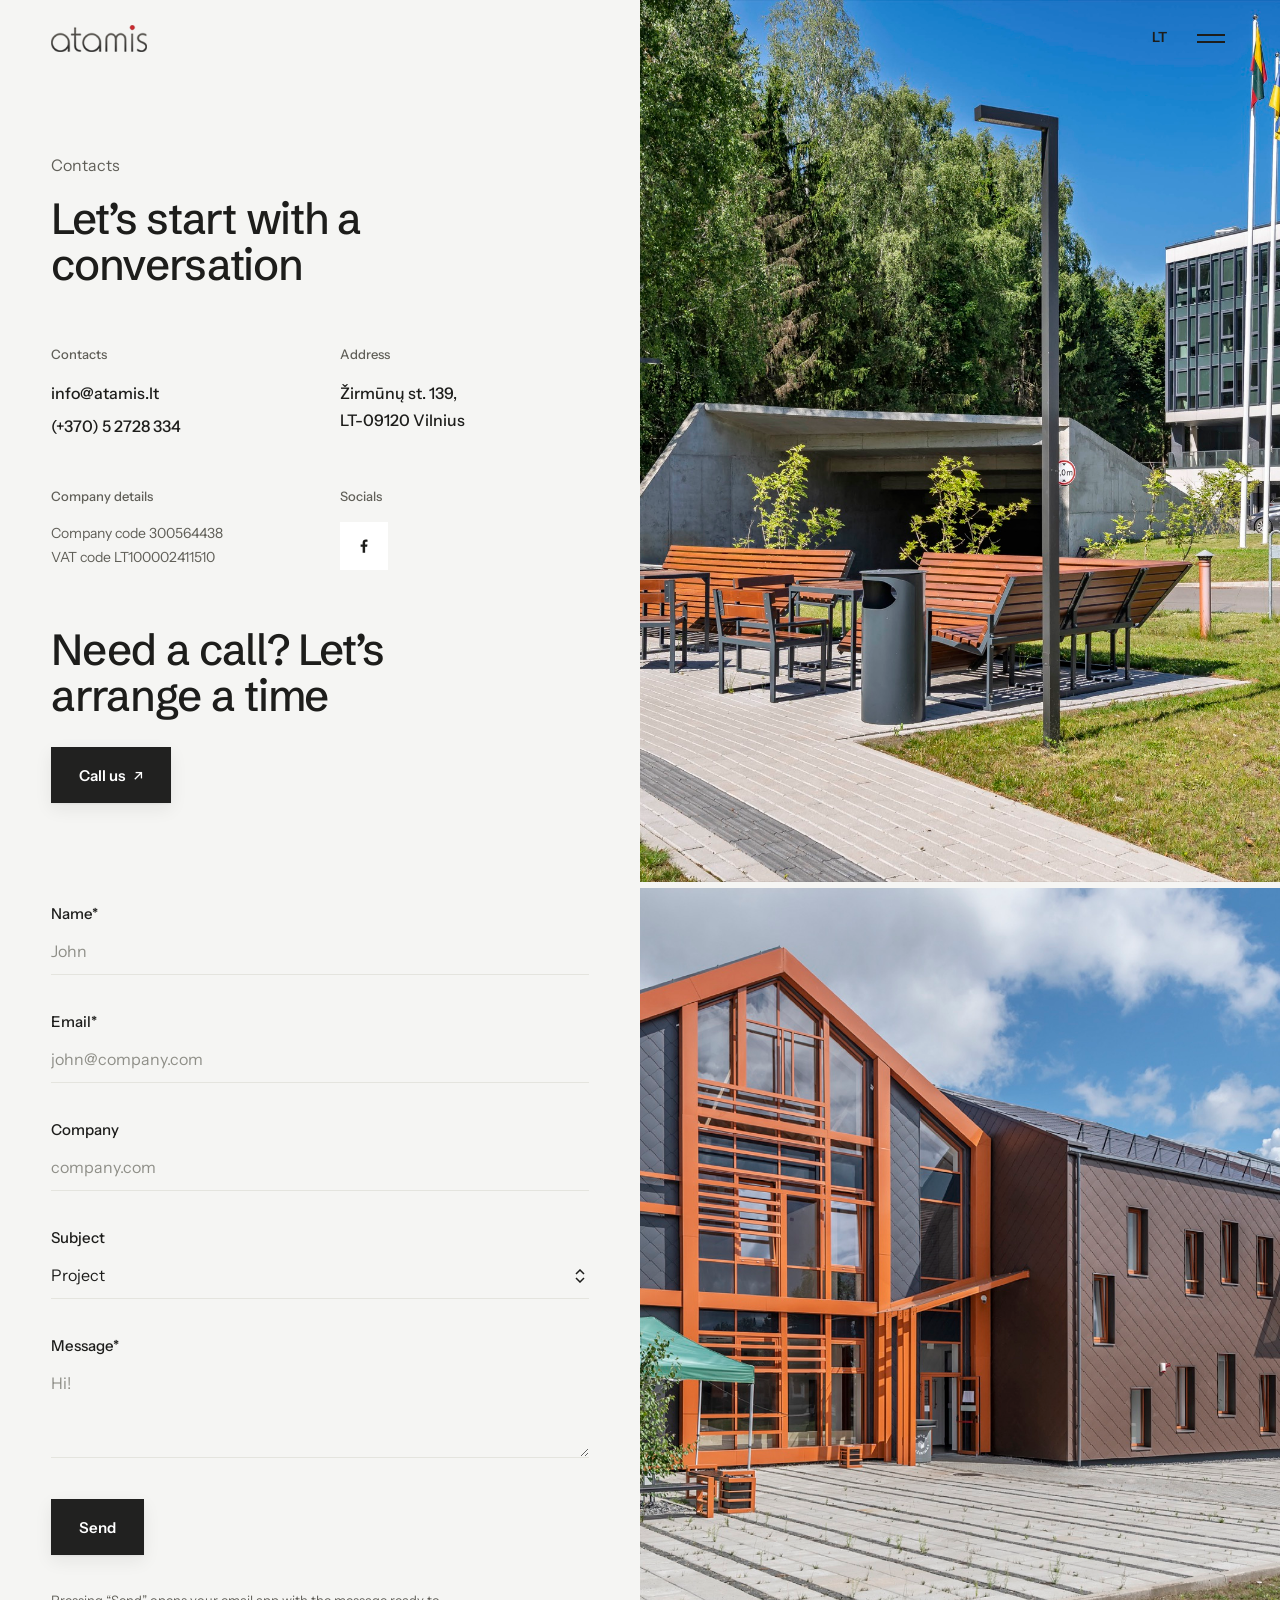
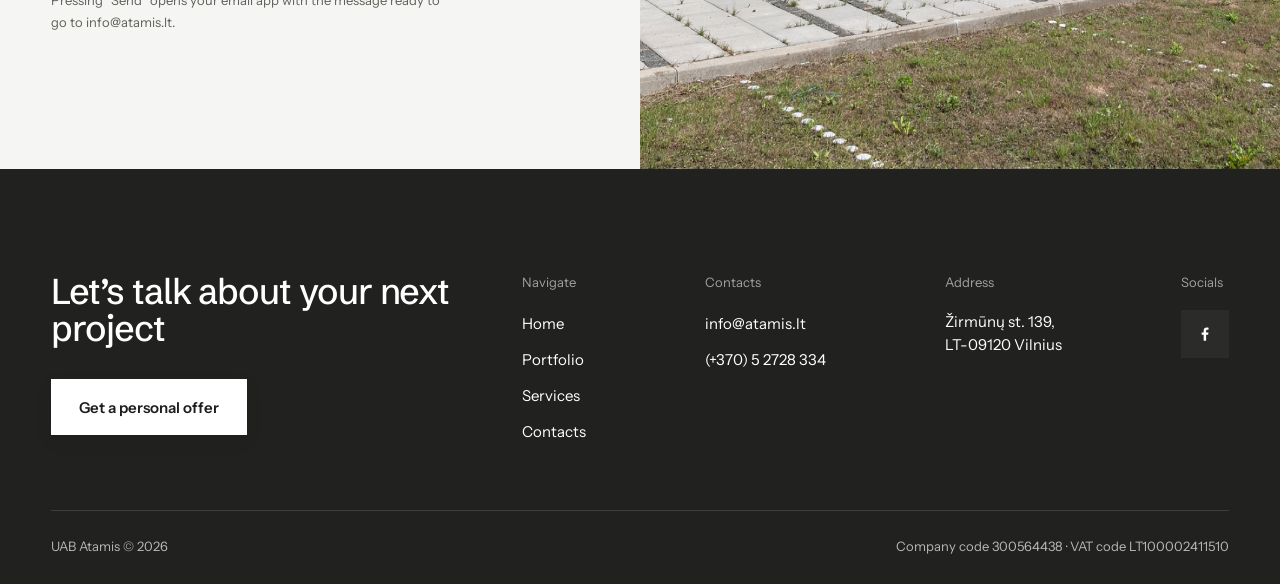
<file: bloom/kontaktai.html>
<!DOCTYPE html>
<!-- Tone: gallery-calm minimalism (bloom3d.studio layout, Atamis brand) -->
<html lang="lt">
<head>
<meta charset="utf-8">
<meta name="viewport" content="width=device-width, initial-scale=1">
<title>Kontaktai — Atamis</title>
<meta name="description" content="Susisiekite su UAB „Atamis“ — Žirmūnų g. 139, LT-09120 Vilnius. Tel. (+370) 5 2728 334, el. paštas info@atamis.lt.">
<meta property="og:type" content="website">
<meta property="og:title" content="Kontaktai — Atamis">
<meta property="og:description" content="Susisiekite su UAB „Atamis“ — Žirmūnų g. 139, LT-09120 Vilnius. Tel. (+370) 5 2728 334, el. paštas info@atamis.lt.">
<!-- og:image kelias turi tapti absoliučiu URL deploy metu -->
<meta property="og:image" content="assets/img/drone/bio-city-aero.jpg">
<meta name="twitter:card" content="summary_large_image">
<link rel="preconnect" href="https://fonts.googleapis.com">
<link rel="preconnect" href="https://fonts.gstatic.com" crossorigin>
<link href="https://fonts.googleapis.com/css2?family=Schibsted+Grotesk:wght@500;600&family=Instrument+Sans:wght@400;500;600&display=swap" rel="stylesheet">
<link rel="stylesheet" href="styles.css">
<style>
.c-rows .soc{display:flex;align-items:center;justify-content:center;margin-bottom:0;background:var(--white);color:var(--ink)}
.c-rows .soc:hover{background:var(--dark);color:#fff}
</style>
</head>
<body>

<header class="site-header">
  <a class="brand" href="index.html" aria-label="Atamis — į pradžią" data-en-aria="Atamis — home">
    <img class="logo-dark" src="assets/img/atamis-logo.png" alt="Atamis">
    <img class="logo-light" src="assets/img/atamis-logo-white.png" alt="Atamis">
  </a>
  <div class="head-right">
    <button class="lang-btn" type="button" aria-label="Perjungti kalbą" data-en-aria="Switch language">EN</button>
    <button class="burger" type="button" aria-label="Atidaryti meniu" data-en-aria="Open menu">
      <span></span><span></span>
    </button>
  </div>
</header>

<div class="menu-overlay" role="dialog" aria-modal="true" aria-label="Meniu">
  <div class="menu-panel">
    <button class="menu-close" type="button" aria-label="Uždaryti meniu" data-en-aria="Close menu">
      <svg width="38" height="38" viewBox="0 0 38 38" fill="none" aria-hidden="true"><path d="M12 12l14 14M26 12L12 26" stroke="currentColor" stroke-width="1.6"/></svg>
    </button>
    <nav class="menu-nav">
      <a href="index.html" data-en="Home">Pagrindinis</a>
      <a href="projektai.html" data-en="Portfolio">Projektai</a>
      <div class="menu-sub">
        <button class="menu-sub-toggle" type="button">
          <span data-en="Services">Paslaugos</span>
          <svg class="chev" width="18" height="18" viewBox="0 0 18 18" fill="none" aria-hidden="true"><path d="M4 7l5 5 5-5" stroke="currentColor" stroke-width="1.6"/></svg>
        </button>
        <div class="menu-sub-list">
          <a href="paslaugos-architektura.html" data-en="Architecture">Architektūra</a>
          <a href="paslaugos-inzinerine-infrastruktura.html" data-en="Engineering infrastructure">Inžinerinė infrastruktūra</a>
          <a href="paslaugos-susisiekimo-komunikacijos.html" data-en="Transport infrastructure">Susisiekimo komunikacijos</a>
          <a href="paslaugos-teritoriju-planavimas.html" data-en="Territorial planning">Teritorijų planavimas</a>
          <a href="paslaugos-bim.html" data-en="BIM projects">BIM projektai</a>
        </div>
      </div>
      <a href="kontaktai.html" data-en="Contacts">Kontaktai</a>
    </nav>
    <div class="menu-cta">
      <p data-en="Let’s talk about your next project">Pakalbėkime apie jūsų projektą</p>
      <div class="row">
        <a class="btn btn-dark" href="kontaktai.html" data-en="Contact us">Susisiekti</a>
        <a class="btn" href="mailto:info@atamis.lt"><span data-en="Write to us">Rašyti laišką</span> <span class="arw">↗</span></a>
      </div>
    </div>
  </div>
</div>

<main>

  <!-- ===== Contacts split ===== -->
  <section class="contact-split">
    <div class="contact-copy">

      <div class="lede">
        <p class="kicker mut" data-en="Contacts">Kontaktai</p>
        <h1 class="t-side rv" data-en="Let’s start with a conversation">Pradėkime nuo pokalbio</h1>
      </div>

      <div class="c-rows rv">
        <div>
          <p class="lab" data-en="Contacts">Kontaktai</p>
          <a href="mailto:info@atamis.lt">info@atamis.lt</a>
          <a href="tel:+37052728334">(+370) 5 2728 334</a>
        </div>
        <div>
          <p class="lab" data-en="Address">Adresas</p>
          <p data-en="Žirmūnų st. 139,<br>LT-09120 Vilnius">Žirmūnų g. 139,<br>LT-09120 Vilnius</p>
        </div>
        <div>
          <p class="lab" data-en="Company details">Rekvizitai</p>
          <p class="fine" data-en="Company code 300564438<br>VAT code LT100002411510">Įmonės kodas 300564438<br>PVM kodas LT100002411510</p>
        </div>
        <div>
          <p class="lab" data-en="Socials">Socialiniai tinklai</p>
          <div class="soc-row">
            <a class="soc" href="https://www.facebook.com/AtamisLT" target="_blank" rel="noopener" aria-label="Atamis Facebook">
              <svg width="18" height="18" viewBox="0 0 24 24" fill="currentColor" aria-hidden="true"><path d="M13.5 21v-8h2.7l.4-3.1h-3.1V7.9c0-.9.25-1.5 1.55-1.5h1.65V3.6c-.3-.04-1.3-.12-2.45-.12-2.4 0-4.05 1.46-4.05 4.15v2.27H7.5V13h2.7v8h3.3z"/></svg>
            </a>
          </div>
        </div>
      </div>

      <div class="form-head rv">
        <h2 class="t-side" data-en="Need a call? Let’s arrange a time">Reikia skambučio? Susitarkime laiką</h2>
        <a class="btn btn-dark" href="tel:+37052728334"><span data-en="Call us">Skambinti</span> <span class="arw">↗</span></a>
      </div>

      <form class="cform rv">
        <div class="field">
          <label for="cf-name" data-en="Name*">Vardas*</label>
          <input id="cf-name" type="text" name="name" required placeholder="Vardenis" data-en-placeholder="John">
        </div>
        <div class="field">
          <label for="cf-email" data-en="Email*">El. paštas*</label>
          <input id="cf-email" type="email" name="email" required placeholder="vardas@imone.lt" data-en-placeholder="john@company.com">
        </div>
        <div class="field">
          <label for="cf-company" data-en="Company">Įmonė</label>
          <input id="cf-company" type="text" name="company" placeholder="imone.lt" data-en-placeholder="company.com">
        </div>
        <div class="field">
          <label for="cf-subject" data-en="Subject">Tema</label>
          <select id="cf-subject" name="subject">
            <option value="Projektas" data-en="Project">Projektas</option>
            <option value="Bendradarbiavimas" data-en="Partnership">Bendradarbiavimas</option>
            <option value="Kita" data-en="Other">Kita</option>
          </select>
        </div>
        <div class="field">
          <label for="cf-message" data-en="Message*">Žinutė*</label>
          <textarea id="cf-message" name="message" required placeholder="Sveiki!" data-en-placeholder="Hi!"></textarea>
        </div>
        <div>
          <button class="btn btn-dark" type="submit" data-en="Send">Siųsti</button>
        </div>
        <p class="form-note" data-en="Pressing “Send” opens your email app with the message ready to go to info@atamis.lt.">Paspaudę „Siųsti“ atidarysite savo pašto programą — žinutė bus paruošta išsiųsti į info@atamis.lt.</p>
      </form>

    </div>

    <div class="contact-media">
      <figure class="ph">
        <img src="assets/img/drone/viesoji-erdve.jpg" alt="Sutvarkyta viešoji erdvė" data-en-alt="Renewed public space" loading="lazy">
      </figure>
      <figure class="ph">
        <img src="assets/img/drone/kulturos-fasadas.jpg" alt="Kultūros centro fasadas" data-en-alt="Culture centre facade" loading="lazy">
      </figure>
    </div>
  </section>

</main>

<!-- ===== Footer ===== -->
<footer class="site-footer" data-header="dark">
  <div class="foot-top">
    <div class="foot-cta">
      <h2 class="t-foot" data-en="Let’s talk about your next project">Pakalbėkime apie jūsų projektą</h2>
      <a class="btn" href="kontaktai.html" data-en="Get a personal offer">Gauti pasiūlymą</a>
    </div>
    <div class="foot-cols">
      <div class="foot-col">
        <p class="lab" data-en="Navigate">Naršymas</p>
        <ul>
          <li><a href="index.html" data-en="Home">Pagrindinis</a></li>
          <li><a href="projektai.html" data-en="Portfolio">Projektai</a></li>
          <li><a href="paslaugos-architektura.html" data-en="Services">Paslaugos</a></li>
          <li><a href="kontaktai.html" data-en="Contacts">Kontaktai</a></li>
        </ul>
      </div>
      <div class="foot-col">
        <p class="lab" data-en="Contacts">Kontaktai</p>
        <ul>
          <li><a href="mailto:info@atamis.lt">info@atamis.lt</a></li>
          <li><a href="tel:+37052728334">(+370) 5 2728 334</a></li>
        </ul>
      </div>
      <div class="foot-col">
        <p class="lab" data-en="Address">Adresas</p>
        <p data-en="Žirmūnų st. 139,<br>LT-09120 Vilnius">Žirmūnų g. 139,<br>LT-09120 Vilnius</p>
      </div>
      <div class="foot-col">
        <p class="lab" data-en="Socials">Socialiniai tinklai</p>
        <div class="soc-row">
          <a class="soc" href="https://www.facebook.com/AtamisLT" target="_blank" rel="noopener" aria-label="Atamis Facebook">
            <svg width="18" height="18" viewBox="0 0 24 24" fill="currentColor" aria-hidden="true"><path d="M13.5 21v-8h2.7l.4-3.1h-3.1V7.9c0-.9.25-1.5 1.55-1.5h1.65V3.6c-.3-.04-1.3-.12-2.45-.12-2.4 0-4.05 1.46-4.05 4.15v2.27H7.5V13h2.7v8h3.3z"/></svg>
          </a>
        </div>
      </div>
    </div>
  </div>
  <div class="foot-bottom">
    <p data-en="UAB Atamis © 2026">UAB „Atamis“ © 2026</p>
    <p data-en="Company code 300564438 · VAT code LT100002411510">Įmonės kodas 300564438 · PVM kodas LT100002411510</p>
  </div>
</footer>

<script src="site.js"></script>
</body>
</html>
</file>
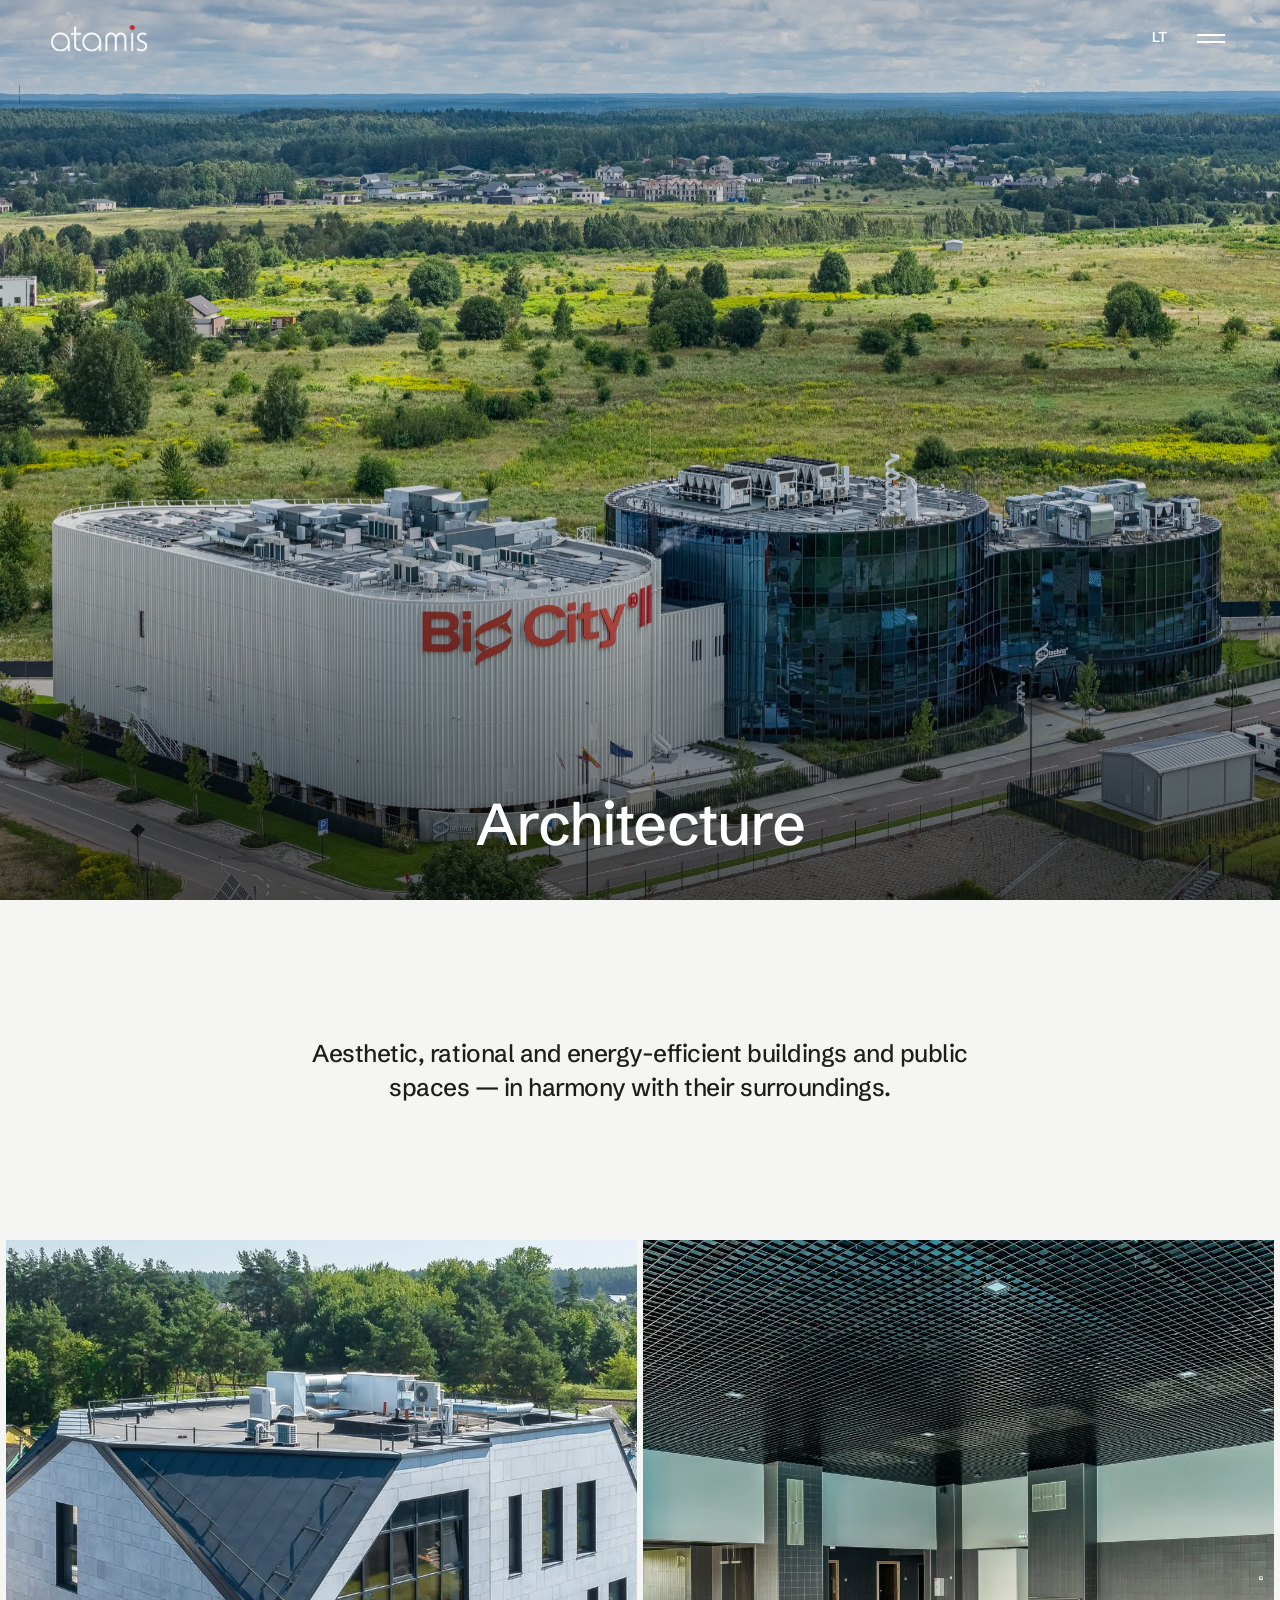
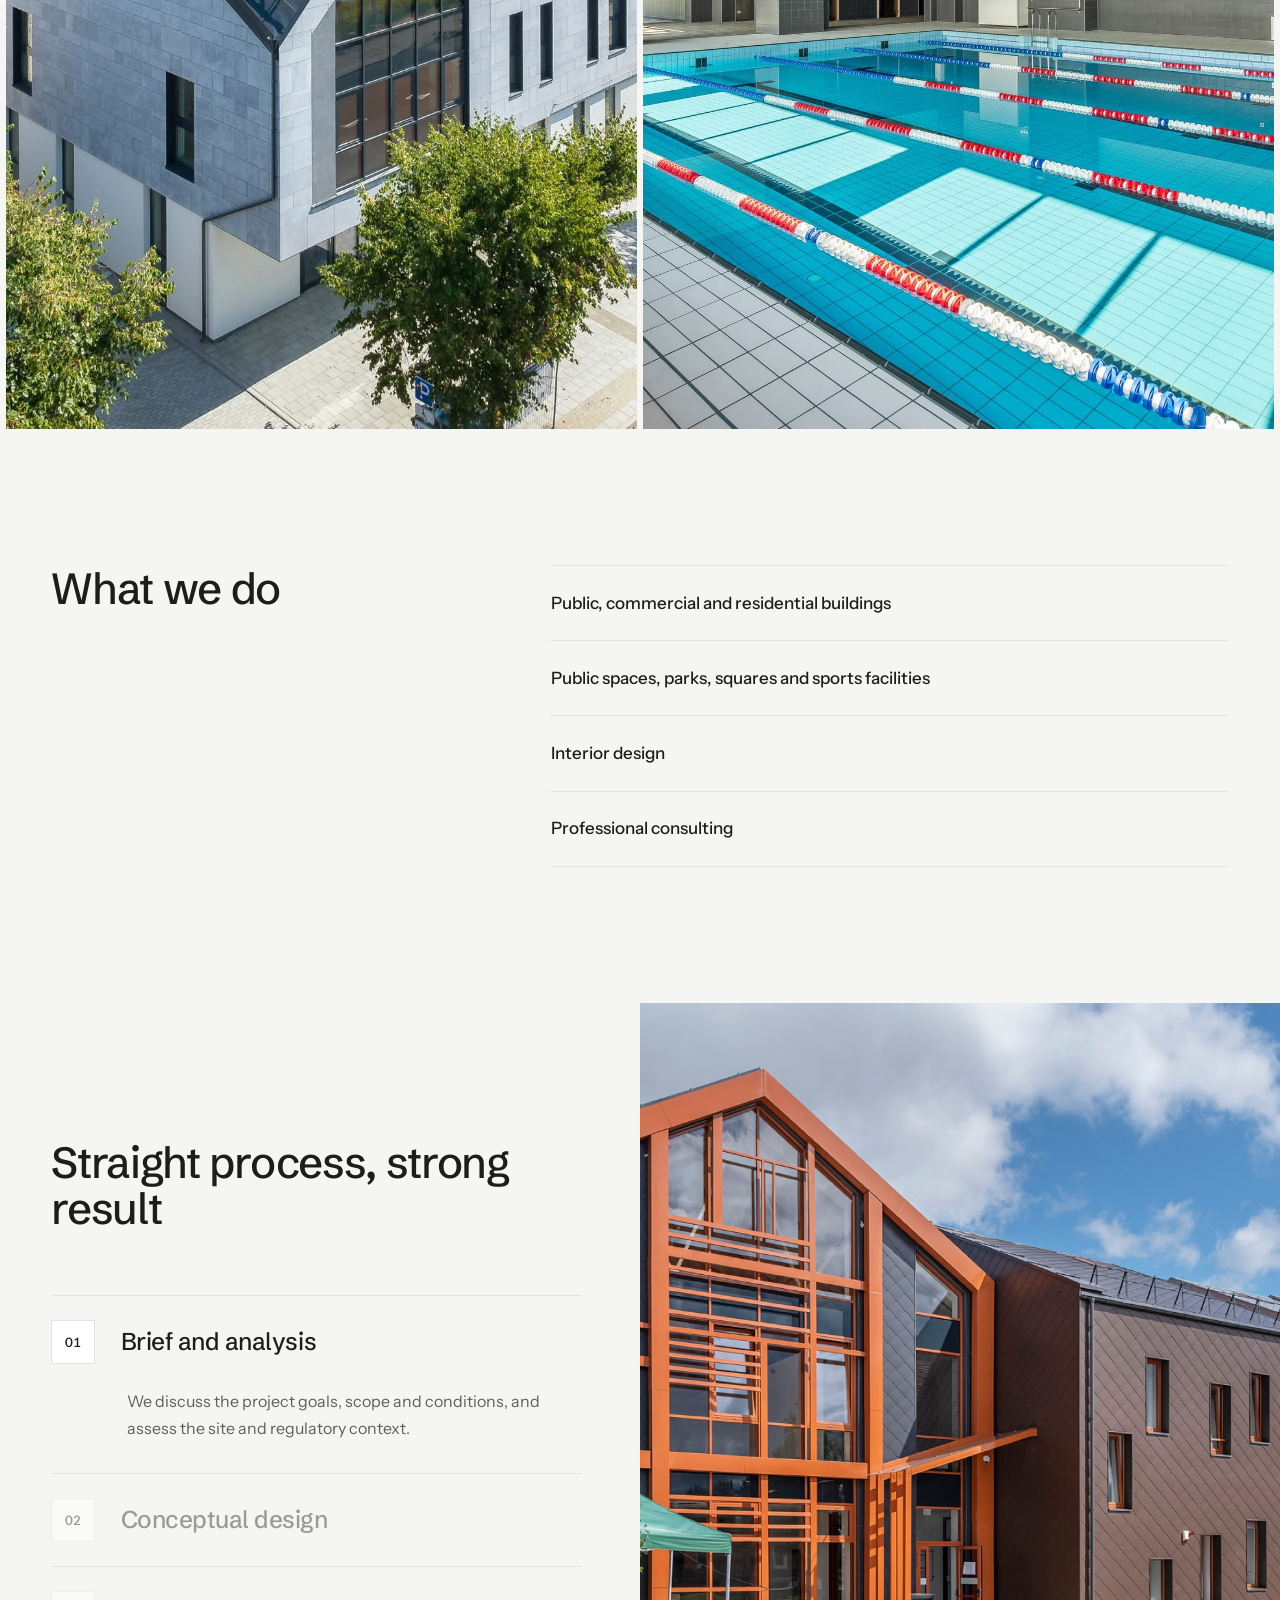
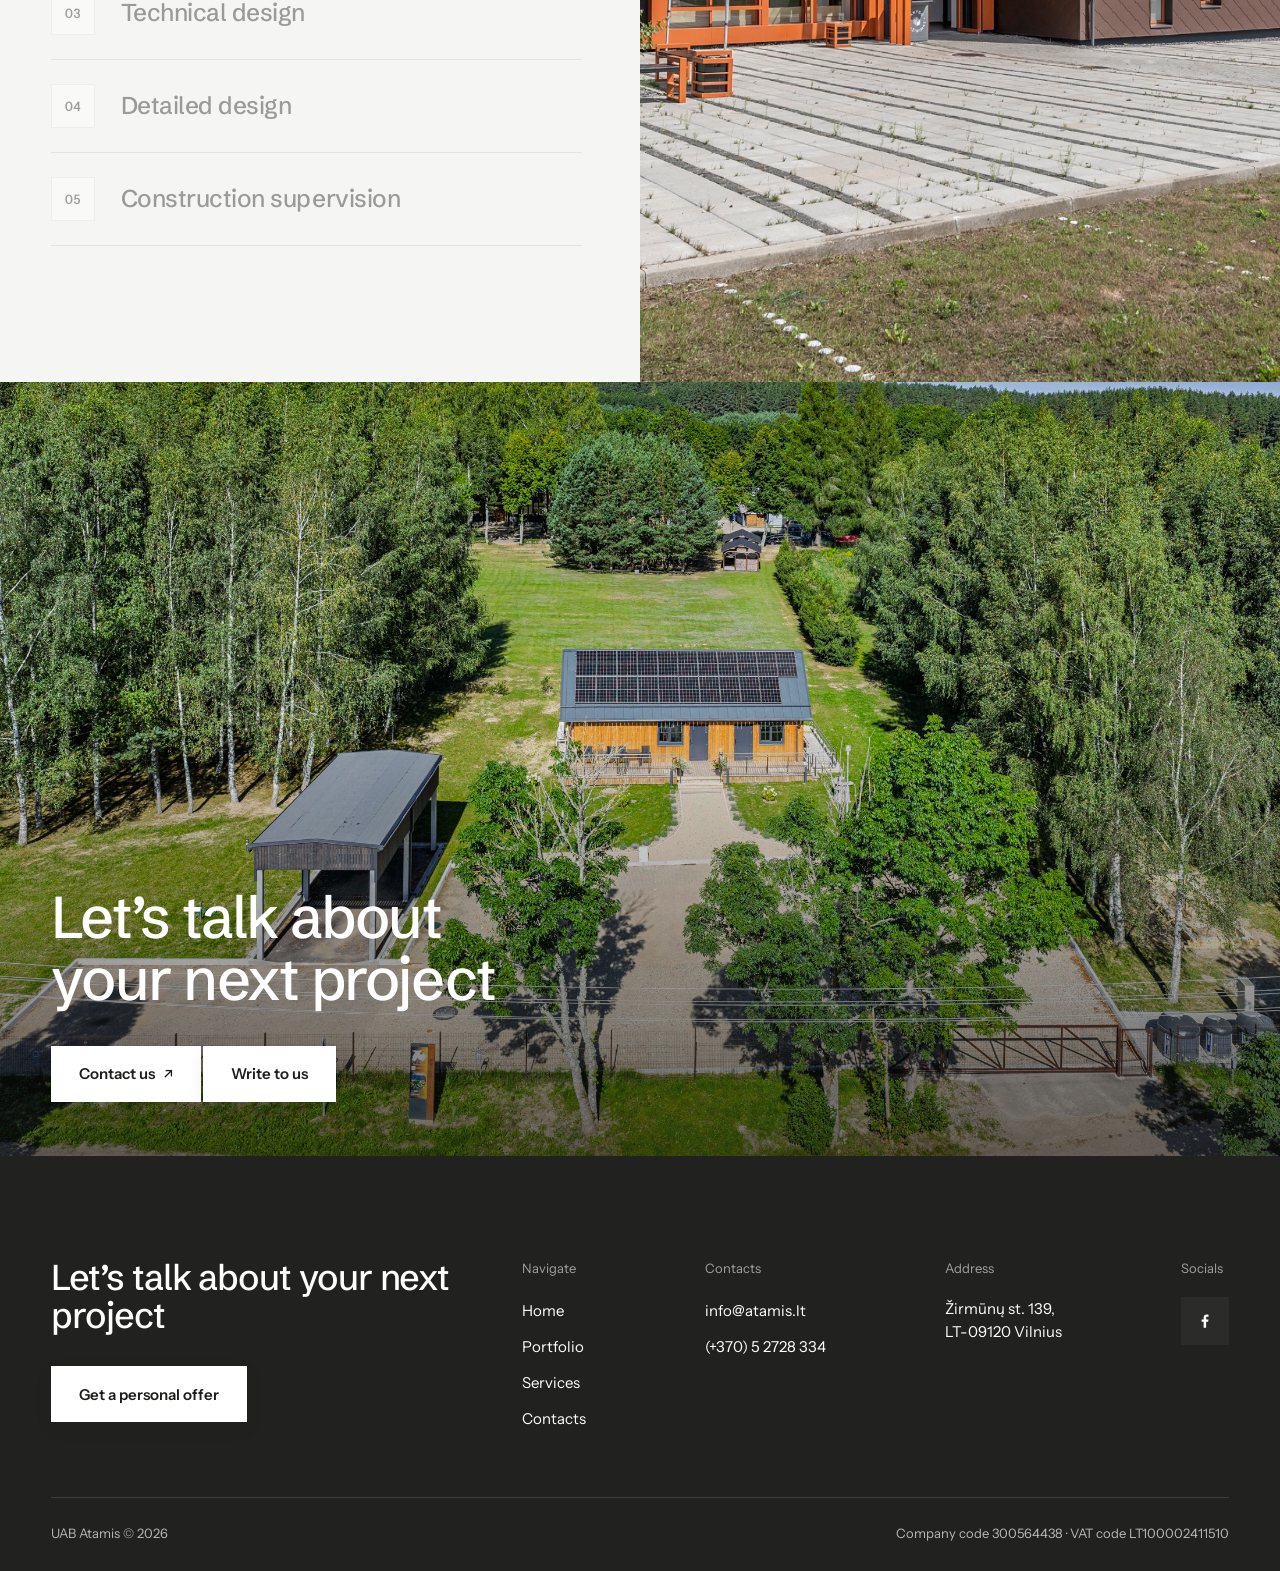
<file: bloom/paslaugos-architektura.html>
<!DOCTYPE html>
<!-- Tone: gallery-calm minimalism (bloom3d.studio layout, Atamis brand) -->
<html lang="lt">
<head>
<meta charset="utf-8">
<meta name="viewport" content="width=device-width, initial-scale=1">
<title>Architektūra — Atamis</title>
<meta name="description" content="UAB „Atamis“ architektūros paslaugos: visuomeninių, komercinių ir gyvenamųjų pastatų projektavimas, viešosios erdvės, interjeras ir profesionalios konsultacijos.">
<meta property="og:type" content="website">
<meta property="og:title" content="Architektūra — Atamis">
<meta property="og:description" content="UAB „Atamis“ architektūros paslaugos: visuomeninių, komercinių ir gyvenamųjų pastatų projektavimas, viešosios erdvės, interjeras ir profesionalios konsultacijos.">
<!-- og:image kelias turi tapti absoliučiu URL deploy metu -->
<meta property="og:image" content="assets/img/drone/bio-city-aero.jpg">
<meta name="twitter:card" content="summary_large_image">
<link rel="preconnect" href="https://fonts.googleapis.com">
<link rel="preconnect" href="https://fonts.gstatic.com" crossorigin>
<link href="https://fonts.googleapis.com/css2?family=Schibsted+Grotesk:wght@500;600&family=Instrument+Sans:wght@400;500;600&display=swap" rel="stylesheet">
<link rel="stylesheet" href="styles.css">
</head>
<body>

<header class="site-header header-on-dark">
  <a class="brand" href="index.html" aria-label="Atamis — į pradžią" data-en-aria="Atamis — home">
    <img class="logo-dark" src="assets/img/atamis-logo.png" alt="Atamis">
    <img class="logo-light" src="assets/img/atamis-logo-white.png" alt="Atamis">
  </a>
  <div class="head-right">
    <button class="lang-btn" type="button" aria-label="Perjungti kalbą" data-en-aria="Switch language">EN</button>
    <button class="burger" type="button" aria-label="Atidaryti meniu" data-en-aria="Open menu">
      <span></span><span></span>
    </button>
  </div>
</header>

<div class="menu-overlay" role="dialog" aria-modal="true" aria-label="Meniu">
  <div class="menu-panel">
    <button class="menu-close" type="button" aria-label="Uždaryti meniu" data-en-aria="Close menu">
      <svg width="38" height="38" viewBox="0 0 38 38" fill="none" aria-hidden="true"><path d="M12 12l14 14M26 12L12 26" stroke="currentColor" stroke-width="1.6"/></svg>
    </button>
    <nav class="menu-nav">
      <a href="index.html" data-en="Home">Pagrindinis</a>
      <a href="projektai.html" data-en="Portfolio">Projektai</a>
      <div class="menu-sub">
        <button class="menu-sub-toggle" type="button">
          <span data-en="Services">Paslaugos</span>
          <svg class="chev" width="18" height="18" viewBox="0 0 18 18" fill="none" aria-hidden="true"><path d="M4 7l5 5 5-5" stroke="currentColor" stroke-width="1.6"/></svg>
        </button>
        <div class="menu-sub-list">
          <a href="paslaugos-architektura.html" data-en="Architecture">Architektūra</a>
          <a href="paslaugos-inzinerine-infrastruktura.html" data-en="Engineering infrastructure">Inžinerinė infrastruktūra</a>
          <a href="paslaugos-susisiekimo-komunikacijos.html" data-en="Transport infrastructure">Susisiekimo komunikacijos</a>
          <a href="paslaugos-teritoriju-planavimas.html" data-en="Territorial planning">Teritorijų planavimas</a>
          <a href="paslaugos-bim.html" data-en="BIM projects">BIM projektai</a>
        </div>
      </div>
      <a href="kontaktai.html" data-en="Contacts">Kontaktai</a>
    </nav>
    <div class="menu-cta">
      <p data-en="Let’s talk about your next project">Pakalbėkime apie jūsų projektą</p>
      <div class="row">
        <a class="btn btn-dark" href="kontaktai.html" data-en="Contact us">Susisiekti</a>
        <a class="btn" href="mailto:info@atamis.lt"><span data-en="Write to us">Rašyti laišką</span> <span class="arw">↗</span></a>
      </div>
    </div>
  </div>
</div>

<main>

  <!-- ===== Hero ===== -->
  <section class="hero hero-page" data-header="dark">
    <div class="hero-media">
      <img src="assets/img/drone/bio-city-aero.jpg" alt="BIO CITY II biotechnologijų miestelis iš viršaus" data-en-alt="BIO CITY II biotechnology campus from above">
    </div>
    <div class="hero-shade" aria-hidden="true"></div>
    <div class="hero-inner">
      <div class="hero-copy">
        <h1 class="t-hero" data-en="Architecture">Architektūra</h1>
      </div>
    </div>
  </section>

  <!-- ===== Intro ===== -->
  <section class="stmt">
    <p class="t-intro stmt-center rv" style="max-width:44ch" data-en="Aesthetic, rational and energy-efficient buildings and public spaces — in harmony with their surroundings.">Estetiški, racionalūs ir energiškai efektyvūs pastatai bei viešosios erdvės — darnoje su aplinka.</p>
  </section>

  <!-- ===== Gallery ===== -->
  <section class="duo">
    <figure class="ph rv">
      <img src="assets/img/photos/biuru-pastatas.jpg" alt="Modernus biurų pastatas" data-en-alt="Modern office building" loading="lazy">
    </figure>
    <figure class="ph rv">
      <img src="assets/img/photos/baseino-interjeras.jpg" alt="Plaukimo baseino interjeras" data-en-alt="Swimming pool interior" loading="lazy">
    </figure>
  </section>

  <!-- ===== Capabilities ===== -->
  <section class="faq">
    <h2 class="t-side rv" data-en="What we do">Ką darome</h2>
    <ul class="cap-list rv">
      <li data-en="Public, commercial and residential buildings">Visuomeninių, komercinių ir gyvenamųjų pastatų projektavimas</li>
      <li data-en="Public spaces, parks, squares and sports facilities">Viešosios erdvės, parkai, skverai ir sporto statiniai</li>
      <li data-en="Interior design">Interjero projektavimas</li>
      <li data-en="Professional consulting">Profesionalios konsultacijos</li>
    </ul>
  </section>

  <!-- ===== Process ===== -->
  <section class="split">
    <div class="split-copy">
      <h2 class="t-side rv" data-en="Straight process, strong result">Aiškus procesas — tvirtas rezultatas</h2>
      <div class="nacc rv">
        <details open>
          <summary><span class="num">01</span><h3 data-en="Brief and analysis">Užduotis ir analizė</h3></summary>
          <div class="nacc-body"><p data-en="We discuss the project goals, scope and conditions, and assess the site and regulatory context.">Aptariame projekto tikslus, apimtį ir sąlygas, įvertiname teritorijos bei dokumentų kontekstą.</p></div>
        </details>
        <details>
          <summary><span class="num">02</span><h3 data-en="Conceptual design">Eskizinis projektas</h3></summary>
          <div class="nacc-body"><p data-en="We prepare the concept and sketch solutions and align them with the client.">Parengiame koncepciją ir eskizinius sprendinius, suderiname juos su užsakovu.</p></div>
        </details>
        <details>
          <summary><span class="num">03</span><h3 data-en="Technical design">Techninis projektas</h3></summary>
          <div class="nacc-body"><p data-en="We prepare the technical design and its parts and help obtain the construction permit.">Rengiame techninį projektą ir jo dalis, padedame gauti statybą leidžiantį dokumentą.</p></div>
        </details>
        <details>
          <summary><span class="num">04</span><h3 data-en="Detailed design">Darbo projektas</h3></summary>
          <div class="nacc-body"><p data-en="We detail the solutions into the documentation required for construction.">Detalizuojame sprendinius iki statybai reikalingos dokumentacijos.</p></div>
        </details>
        <details>
          <summary><span class="num">05</span><h3 data-en="Construction supervision">Statybos priežiūra</h3></summary>
          <div class="nacc-body"><p data-en="We supervise design implementation right up to the handover of the building.">Vykdome projekto vykdymo priežiūrą iki pat objekto atidavimo naudoti.</p></div>
        </details>
      </div>
    </div>
    <div class="split-media">
      <img src="assets/img/drone/kulturos-fasadas.jpg" alt="Kultūros centro fasadas" data-en-alt="Culture centre facade" loading="lazy">
    </div>
  </section>

  <!-- ===== CTA band ===== -->
  <section class="band" data-header="dark">
    <div class="band-media" aria-hidden="true">
      <img src="assets/img/drone/misko-pastatas.jpg" alt="" loading="lazy">
    </div>
    <div class="band-inner">
      <h2 class="t-hero rv" data-en="Let’s talk about your next project">Pakalbėkime apie jūsų projektą</h2>
      <div class="band-actions rv">
        <a class="btn" href="kontaktai.html"><span data-en="Contact us">Susisiekti</span> <span class="arw">↗</span></a>
        <a class="btn" href="mailto:info@atamis.lt" data-en="Write to us">Rašyti laišką</a>
      </div>
    </div>
  </section>

</main>

<!-- ===== Footer ===== -->
<footer class="site-footer" data-header="dark">
  <div class="foot-top">
    <div class="foot-cta">
      <h2 class="t-foot" data-en="Let’s talk about your next project">Pakalbėkime apie jūsų projektą</h2>
      <a class="btn" href="kontaktai.html" data-en="Get a personal offer">Gauti pasiūlymą</a>
    </div>
    <div class="foot-cols">
      <div class="foot-col">
        <p class="lab" data-en="Navigate">Naršymas</p>
        <ul>
          <li><a href="index.html" data-en="Home">Pagrindinis</a></li>
          <li><a href="projektai.html" data-en="Portfolio">Projektai</a></li>
          <li><a href="paslaugos-architektura.html" data-en="Services">Paslaugos</a></li>
          <li><a href="kontaktai.html" data-en="Contacts">Kontaktai</a></li>
        </ul>
      </div>
      <div class="foot-col">
        <p class="lab" data-en="Contacts">Kontaktai</p>
        <ul>
          <li><a href="mailto:info@atamis.lt">info@atamis.lt</a></li>
          <li><a href="tel:+37052728334">(+370) 5 2728 334</a></li>
        </ul>
      </div>
      <div class="foot-col">
        <p class="lab" data-en="Address">Adresas</p>
        <p data-en="Žirmūnų st. 139,<br>LT-09120 Vilnius">Žirmūnų g. 139,<br>LT-09120 Vilnius</p>
      </div>
      <div class="foot-col">
        <p class="lab" data-en="Socials">Socialiniai tinklai</p>
        <div class="soc-row">
          <a class="soc" href="https://www.facebook.com/AtamisLT" target="_blank" rel="noopener" aria-label="Atamis Facebook">
            <svg width="18" height="18" viewBox="0 0 24 24" fill="currentColor" aria-hidden="true"><path d="M13.5 21v-8h2.7l.4-3.1h-3.1V7.9c0-.9.25-1.5 1.55-1.5h1.65V3.6c-.3-.04-1.3-.12-2.45-.12-2.4 0-4.05 1.46-4.05 4.15v2.27H7.5V13h2.7v8h3.3z"/></svg>
          </a>
        </div>
      </div>
    </div>
  </div>
  <div class="foot-bottom">
    <p data-en="UAB Atamis © 2026">UAB „Atamis“ © 2026</p>
    <p data-en="Company code 300564438 · VAT code LT100002411510">Įmonės kodas 300564438 · PVM kodas LT100002411510</p>
  </div>
</footer>

<script src="site.js"></script>
</body>
</html>
</file>
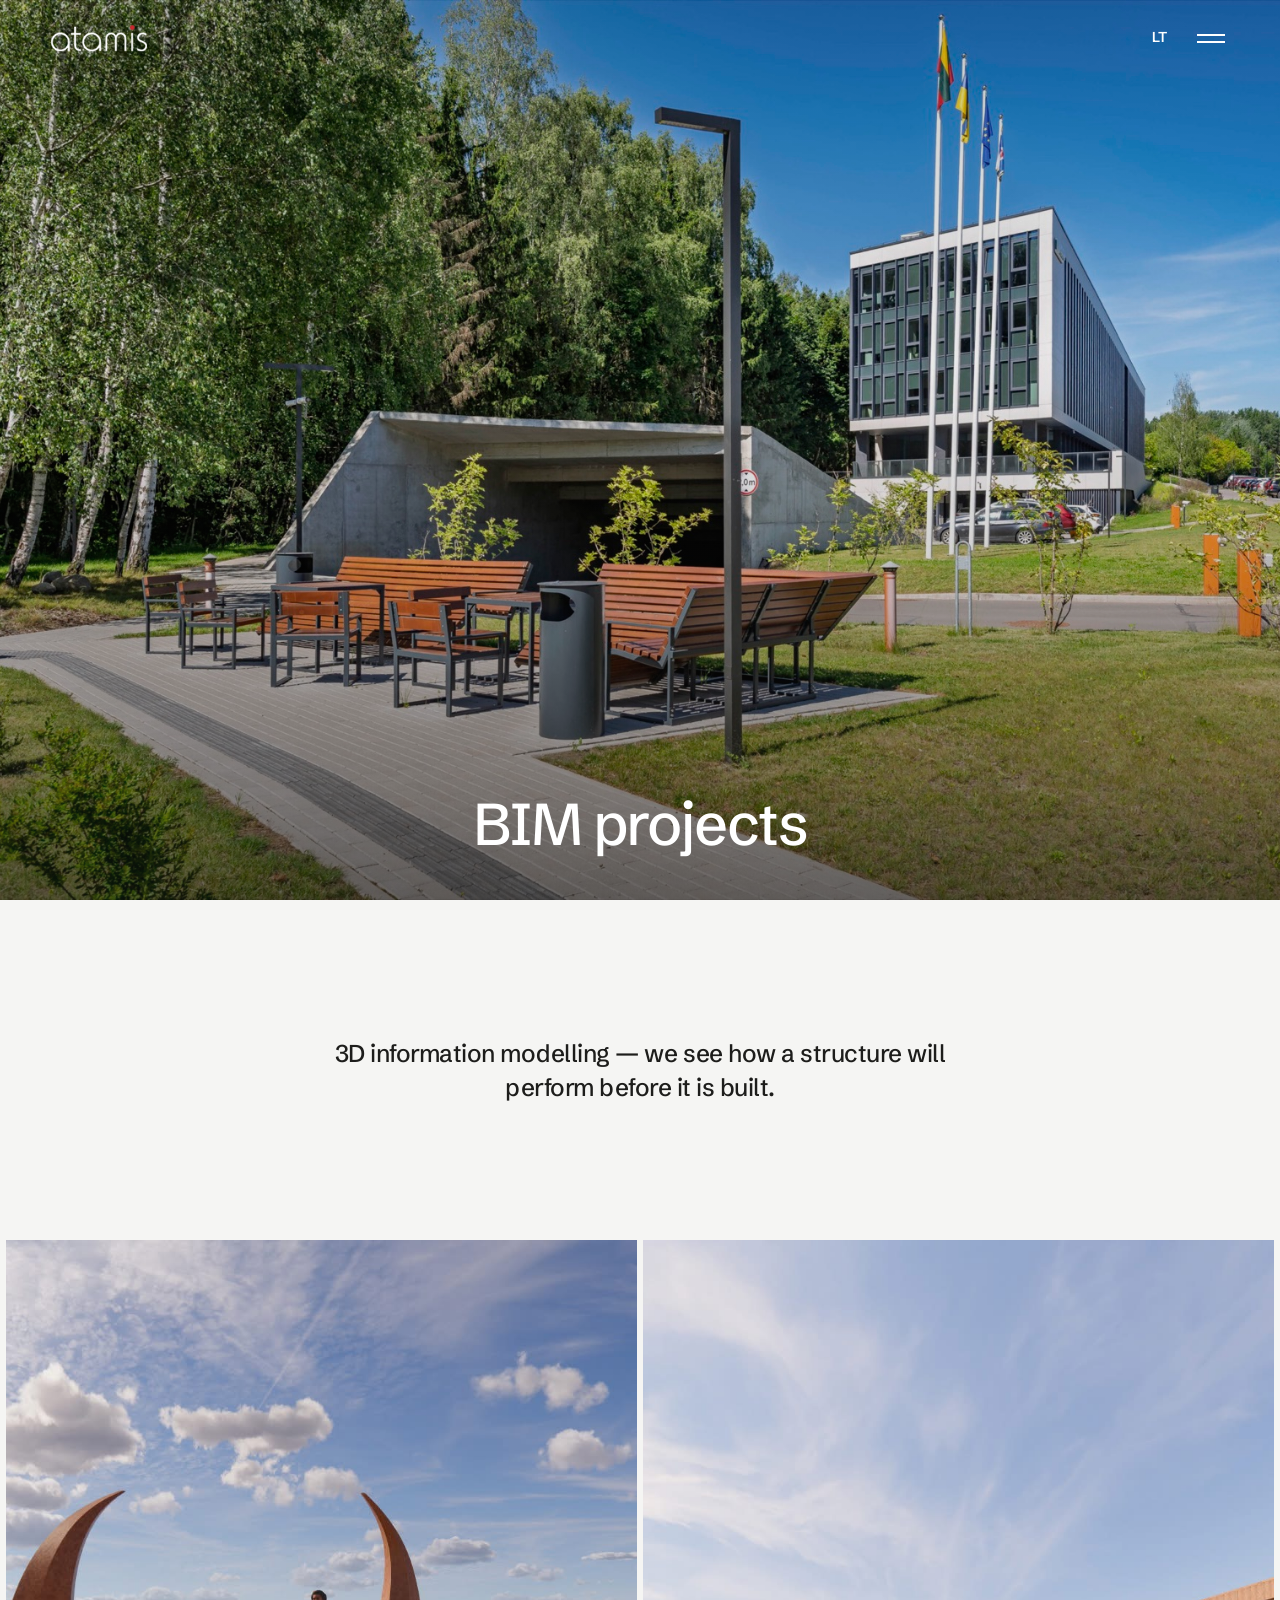
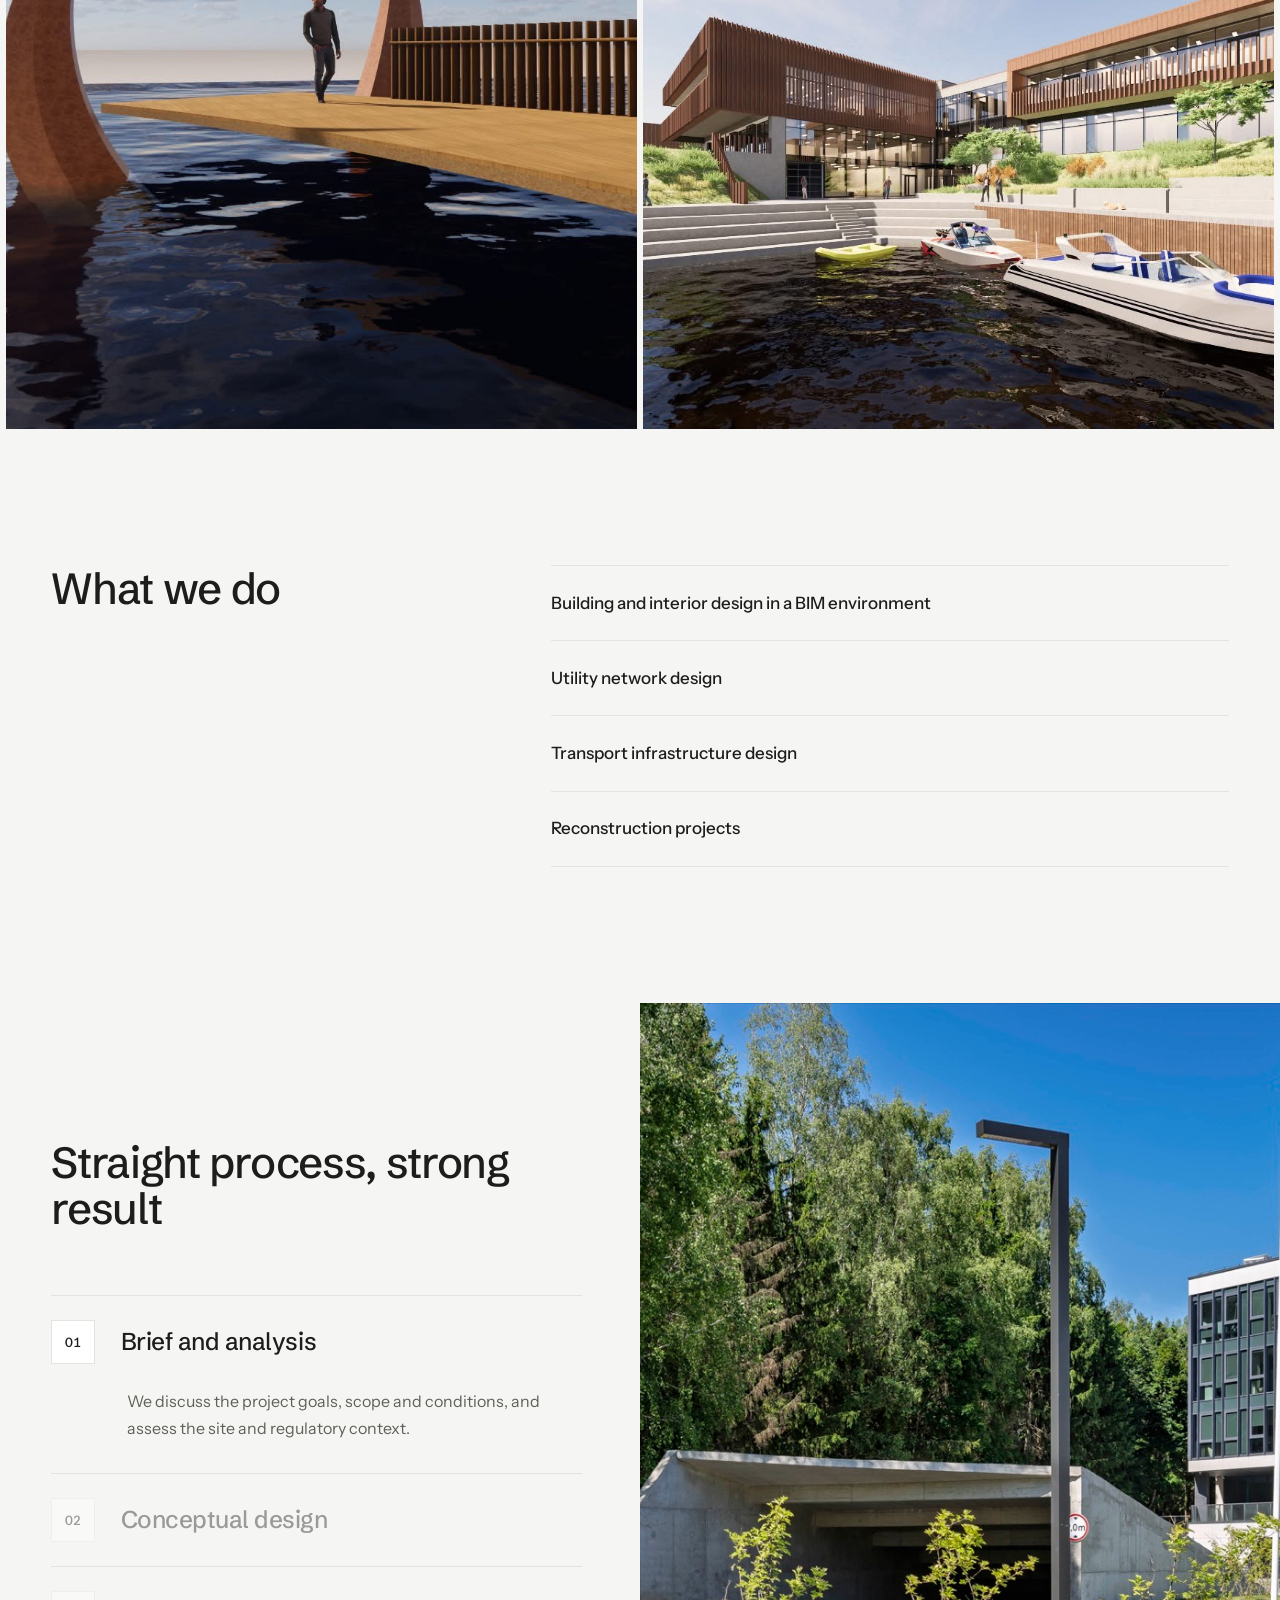
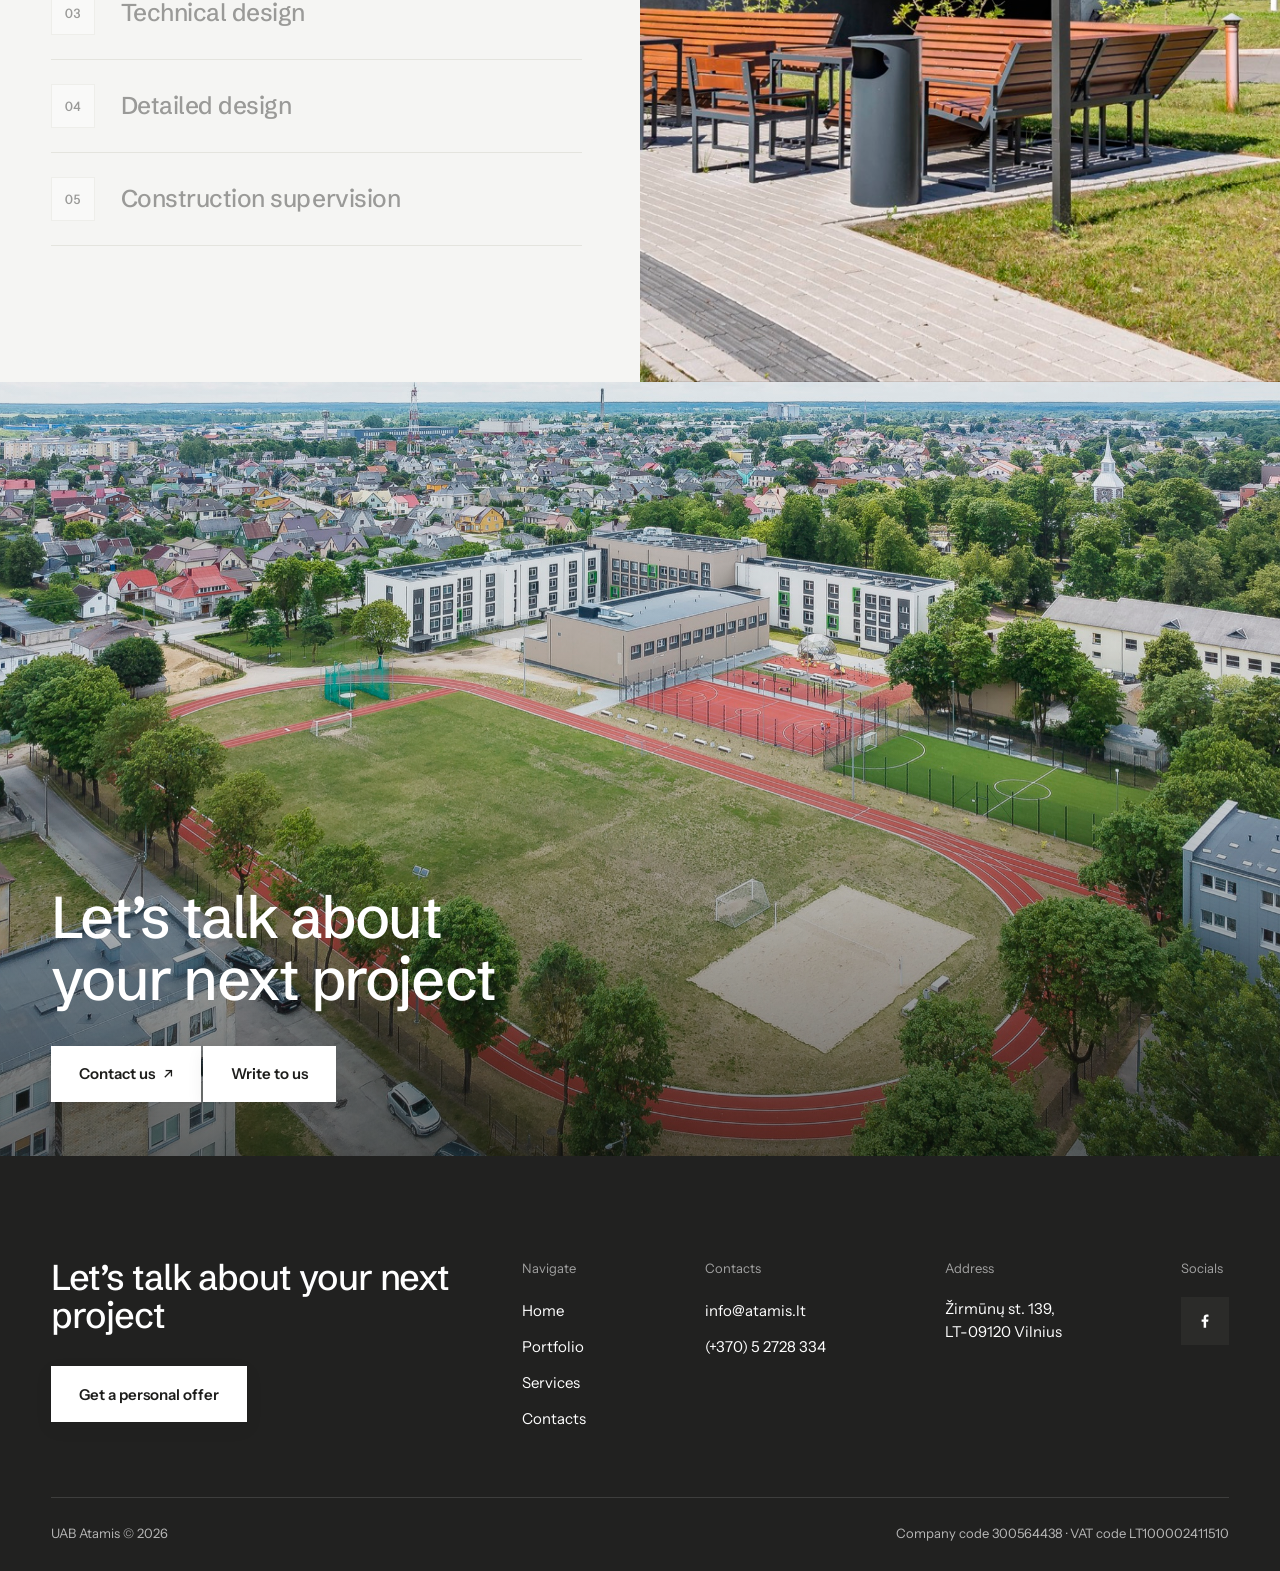
<file: bloom/paslaugos-bim.html>
<!DOCTYPE html>
<!-- Tone: gallery-calm minimalism (bloom3d.studio layout, Atamis brand) -->
<html lang="lt">
<head>
<meta charset="utf-8">
<meta name="viewport" content="width=device-width, initial-scale=1">
<title>BIM projektai — Atamis</title>
<meta name="description" content="UAB „Atamis“ BIM projektavimo paslaugos: pastatų ir interjero projektavimas BIM aplinkoje, inžinerinių tinklų ir susisiekimo komunikacijų projektavimas, rekonstrukcijų projektai.">
<meta property="og:type" content="website">
<meta property="og:title" content="BIM projektai — Atamis">
<meta property="og:description" content="UAB „Atamis“ BIM projektavimo paslaugos: pastatų ir interjero projektavimas BIM aplinkoje, inžinerinių tinklų ir susisiekimo komunikacijų projektavimas, rekonstrukcijų projektai.">
<!-- og:image kelias turi tapti absoliučiu URL deploy metu -->
<meta property="og:image" content="assets/img/drone/bio-city-aero.jpg">
<meta name="twitter:card" content="summary_large_image">
<link rel="preconnect" href="https://fonts.googleapis.com">
<link rel="preconnect" href="https://fonts.gstatic.com" crossorigin>
<link href="https://fonts.googleapis.com/css2?family=Schibsted+Grotesk:wght@500;600&family=Instrument+Sans:wght@400;500;600&display=swap" rel="stylesheet">
<link rel="stylesheet" href="styles.css">
</head>
<body>

<header class="site-header header-on-dark">
  <a class="brand" href="index.html" aria-label="Atamis — į pradžią" data-en-aria="Atamis — home">
    <img class="logo-dark" src="assets/img/atamis-logo.png" alt="Atamis">
    <img class="logo-light" src="assets/img/atamis-logo-white.png" alt="Atamis">
  </a>
  <div class="head-right">
    <button class="lang-btn" type="button" aria-label="Perjungti kalbą" data-en-aria="Switch language">EN</button>
    <button class="burger" type="button" aria-label="Atidaryti meniu" data-en-aria="Open menu">
      <span></span><span></span>
    </button>
  </div>
</header>

<div class="menu-overlay" role="dialog" aria-modal="true" aria-label="Meniu">
  <div class="menu-panel">
    <button class="menu-close" type="button" aria-label="Uždaryti meniu" data-en-aria="Close menu">
      <svg width="38" height="38" viewBox="0 0 38 38" fill="none" aria-hidden="true"><path d="M12 12l14 14M26 12L12 26" stroke="currentColor" stroke-width="1.6"/></svg>
    </button>
    <nav class="menu-nav">
      <a href="index.html" data-en="Home">Pagrindinis</a>
      <a href="projektai.html" data-en="Portfolio">Projektai</a>
      <div class="menu-sub">
        <button class="menu-sub-toggle" type="button">
          <span data-en="Services">Paslaugos</span>
          <svg class="chev" width="18" height="18" viewBox="0 0 18 18" fill="none" aria-hidden="true"><path d="M4 7l5 5 5-5" stroke="currentColor" stroke-width="1.6"/></svg>
        </button>
        <div class="menu-sub-list">
          <a href="paslaugos-architektura.html" data-en="Architecture">Architektūra</a>
          <a href="paslaugos-inzinerine-infrastruktura.html" data-en="Engineering infrastructure">Inžinerinė infrastruktūra</a>
          <a href="paslaugos-susisiekimo-komunikacijos.html" data-en="Transport infrastructure">Susisiekimo komunikacijos</a>
          <a href="paslaugos-teritoriju-planavimas.html" data-en="Territorial planning">Teritorijų planavimas</a>
          <a href="paslaugos-bim.html" data-en="BIM projects">BIM projektai</a>
        </div>
      </div>
      <a href="kontaktai.html" data-en="Contacts">Kontaktai</a>
    </nav>
    <div class="menu-cta">
      <p data-en="Let’s talk about your next project">Pakalbėkime apie jūsų projektą</p>
      <div class="row">
        <a class="btn btn-dark" href="kontaktai.html" data-en="Contact us">Susisiekti</a>
        <a class="btn" href="mailto:info@atamis.lt"><span data-en="Write to us">Rašyti laišką</span> <span class="arw">↗</span></a>
      </div>
    </div>
  </div>
</div>

<main>

  <!-- ===== Hero ===== -->
  <section class="hero hero-page" data-header="dark">
    <div class="hero-media">
      <img src="assets/img/projects/policijos-komisariatas.jpg" alt="Vilniaus miesto policijos komisariatas" data-en-alt="Vilnius City Police Headquarters">
    </div>
    <div class="hero-shade" aria-hidden="true"></div>
    <div class="hero-inner">
      <div class="hero-copy">
        <h1 class="t-hero" data-en="BIM projects">BIM projektai</h1>
      </div>
    </div>
  </section>

  <!-- ===== Intro ===== -->
  <section class="stmt">
    <p class="t-intro stmt-center rv" style="max-width:44ch" data-en="3D information modelling — we see how a structure will perform before it is built.">Trimatis informacinis modeliavimas — matome, kaip statinys veiks, dar prieš jį pastatant.</p>
  </section>

  <!-- ===== Gallery ===== -->
  <section class="duo">
    <figure class="ph rv">
      <img src="assets/img/photos/bim-prieplauka.jpg" alt="BIM vizualizacija — prieplauka su corten skulptūromis" data-en-alt="BIM visualisation — pier with corten sculptures" loading="lazy">
    </figure>
    <figure class="ph rv">
      <img src="assets/img/photos/bim-marina.jpg" alt="BIM vizualizacija — pastatas prie vandens su prieplauka" data-en-alt="BIM visualisation — waterfront building with a marina" loading="lazy">
    </figure>
  </section>

  <!-- ===== Capabilities ===== -->
  <section class="faq">
    <h2 class="t-side rv" data-en="What we do">Ką darome</h2>
    <ul class="cap-list rv">
      <li data-en="Building and interior design in a BIM environment">Pastatų ir interjero projektavimas BIM aplinkoje</li>
      <li data-en="Utility network design">Inžinerinių tinklų projektavimas</li>
      <li data-en="Transport infrastructure design">Susisiekimo komunikacijų projektavimas</li>
      <li data-en="Reconstruction projects">Rekonstrukcijų projektai</li>
    </ul>
  </section>

  <!-- ===== Process ===== -->
  <section class="split">
    <div class="split-copy">
      <h2 class="t-side rv" data-en="Straight process, strong result">Aiškus procesas — tvirtas rezultatas</h2>
      <div class="nacc rv">
        <details open>
          <summary><span class="num">01</span><h3 data-en="Brief and analysis">Užduotis ir analizė</h3></summary>
          <div class="nacc-body"><p data-en="We discuss the project goals, scope and conditions, and assess the site and regulatory context.">Aptariame projekto tikslus, apimtį ir sąlygas, įvertiname teritorijos bei dokumentų kontekstą.</p></div>
        </details>
        <details>
          <summary><span class="num">02</span><h3 data-en="Conceptual design">Eskizinis projektas</h3></summary>
          <div class="nacc-body"><p data-en="We prepare the concept and sketch solutions and align them with the client.">Parengiame koncepciją ir eskizinius sprendinius, suderiname juos su užsakovu.</p></div>
        </details>
        <details>
          <summary><span class="num">03</span><h3 data-en="Technical design">Techninis projektas</h3></summary>
          <div class="nacc-body"><p data-en="We prepare the technical design and its parts and help obtain the construction permit.">Rengiame techninį projektą ir jo dalis, padedame gauti statybą leidžiantį dokumentą.</p></div>
        </details>
        <details>
          <summary><span class="num">04</span><h3 data-en="Detailed design">Darbo projektas</h3></summary>
          <div class="nacc-body"><p data-en="We detail the solutions into the documentation required for construction.">Detalizuojame sprendinius iki statybai reikalingos dokumentacijos.</p></div>
        </details>
        <details>
          <summary><span class="num">05</span><h3 data-en="Construction supervision">Statybos priežiūra</h3></summary>
          <div class="nacc-body"><p data-en="We supervise design implementation right up to the handover of the building.">Vykdome projekto vykdymo priežiūrą iki pat objekto atidavimo naudoti.</p></div>
        </details>
      </div>
    </div>
    <div class="split-media">
      <img src="assets/img/projects/vadovybes-departamentas.jpg" alt="Vadovybės apsaugos departamentas" data-en-alt="State Protection Department" loading="lazy">
    </div>
  </section>

  <!-- ===== CTA band ===== -->
  <section class="band" data-header="dark">
    <div class="band-media" aria-hidden="true">
      <img src="assets/img/drone/progimnazija-stadionas.jpg" alt="" loading="lazy">
    </div>
    <div class="band-inner">
      <h2 class="t-hero rv" data-en="Let’s talk about your next project">Pakalbėkime apie jūsų projektą</h2>
      <div class="band-actions rv">
        <a class="btn" href="kontaktai.html"><span data-en="Contact us">Susisiekti</span> <span class="arw">↗</span></a>
        <a class="btn" href="mailto:info@atamis.lt" data-en="Write to us">Rašyti laišką</a>
      </div>
    </div>
  </section>

</main>

<!-- ===== Footer ===== -->
<footer class="site-footer" data-header="dark">
  <div class="foot-top">
    <div class="foot-cta">
      <h2 class="t-foot" data-en="Let’s talk about your next project">Pakalbėkime apie jūsų projektą</h2>
      <a class="btn" href="kontaktai.html" data-en="Get a personal offer">Gauti pasiūlymą</a>
    </div>
    <div class="foot-cols">
      <div class="foot-col">
        <p class="lab" data-en="Navigate">Naršymas</p>
        <ul>
          <li><a href="index.html" data-en="Home">Pagrindinis</a></li>
          <li><a href="projektai.html" data-en="Portfolio">Projektai</a></li>
          <li><a href="paslaugos-architektura.html" data-en="Services">Paslaugos</a></li>
          <li><a href="kontaktai.html" data-en="Contacts">Kontaktai</a></li>
        </ul>
      </div>
      <div class="foot-col">
        <p class="lab" data-en="Contacts">Kontaktai</p>
        <ul>
          <li><a href="mailto:info@atamis.lt">info@atamis.lt</a></li>
          <li><a href="tel:+37052728334">(+370) 5 2728 334</a></li>
        </ul>
      </div>
      <div class="foot-col">
        <p class="lab" data-en="Address">Adresas</p>
        <p data-en="Žirmūnų st. 139,<br>LT-09120 Vilnius">Žirmūnų g. 139,<br>LT-09120 Vilnius</p>
      </div>
      <div class="foot-col">
        <p class="lab" data-en="Socials">Socialiniai tinklai</p>
        <div class="soc-row">
          <a class="soc" href="https://www.facebook.com/AtamisLT" target="_blank" rel="noopener" aria-label="Atamis Facebook">
            <svg width="18" height="18" viewBox="0 0 24 24" fill="currentColor" aria-hidden="true"><path d="M13.5 21v-8h2.7l.4-3.1h-3.1V7.9c0-.9.25-1.5 1.55-1.5h1.65V3.6c-.3-.04-1.3-.12-2.45-.12-2.4 0-4.05 1.46-4.05 4.15v2.27H7.5V13h2.7v8h3.3z"/></svg>
          </a>
        </div>
      </div>
    </div>
  </div>
  <div class="foot-bottom">
    <p data-en="UAB Atamis © 2026">UAB „Atamis“ © 2026</p>
    <p data-en="Company code 300564438 · VAT code LT100002411510">Įmonės kodas 300564438 · PVM kodas LT100002411510</p>
  </div>
</footer>

<script src="site.js"></script>
</body>
</html>
</file>
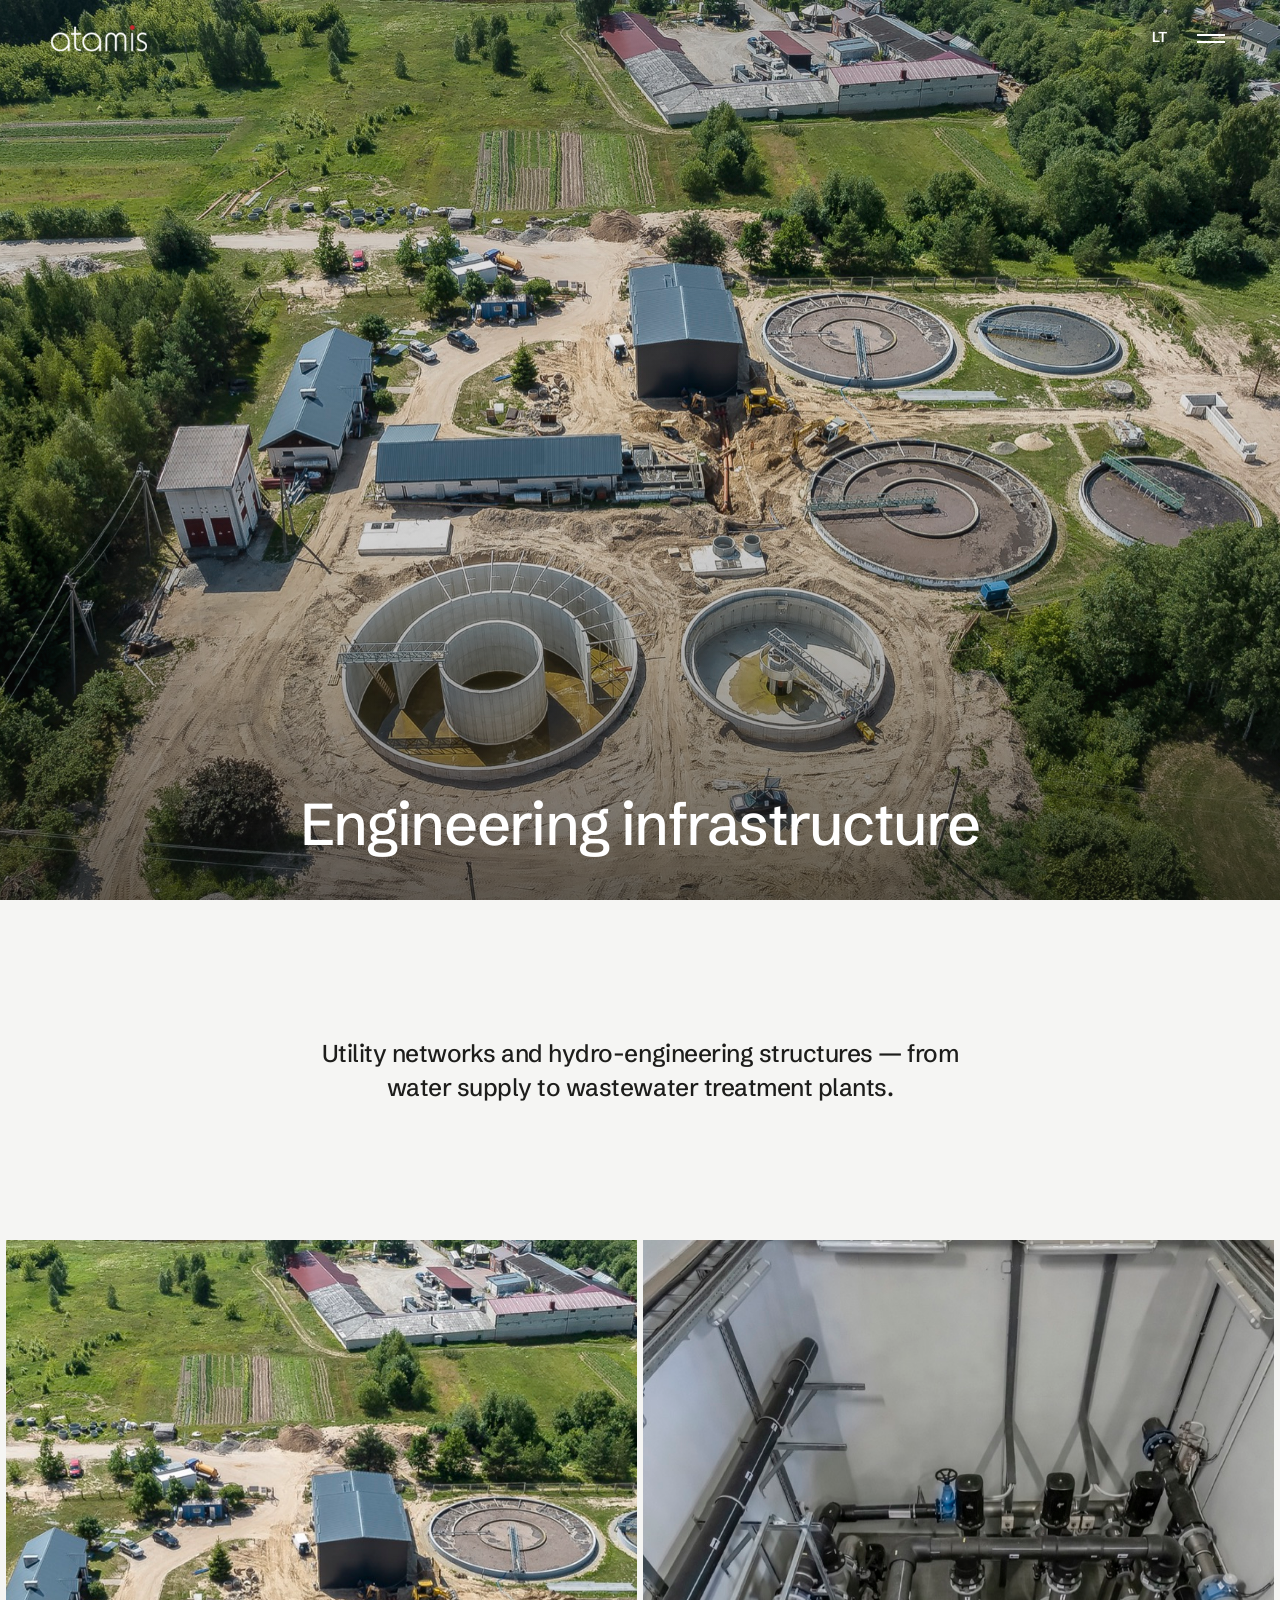
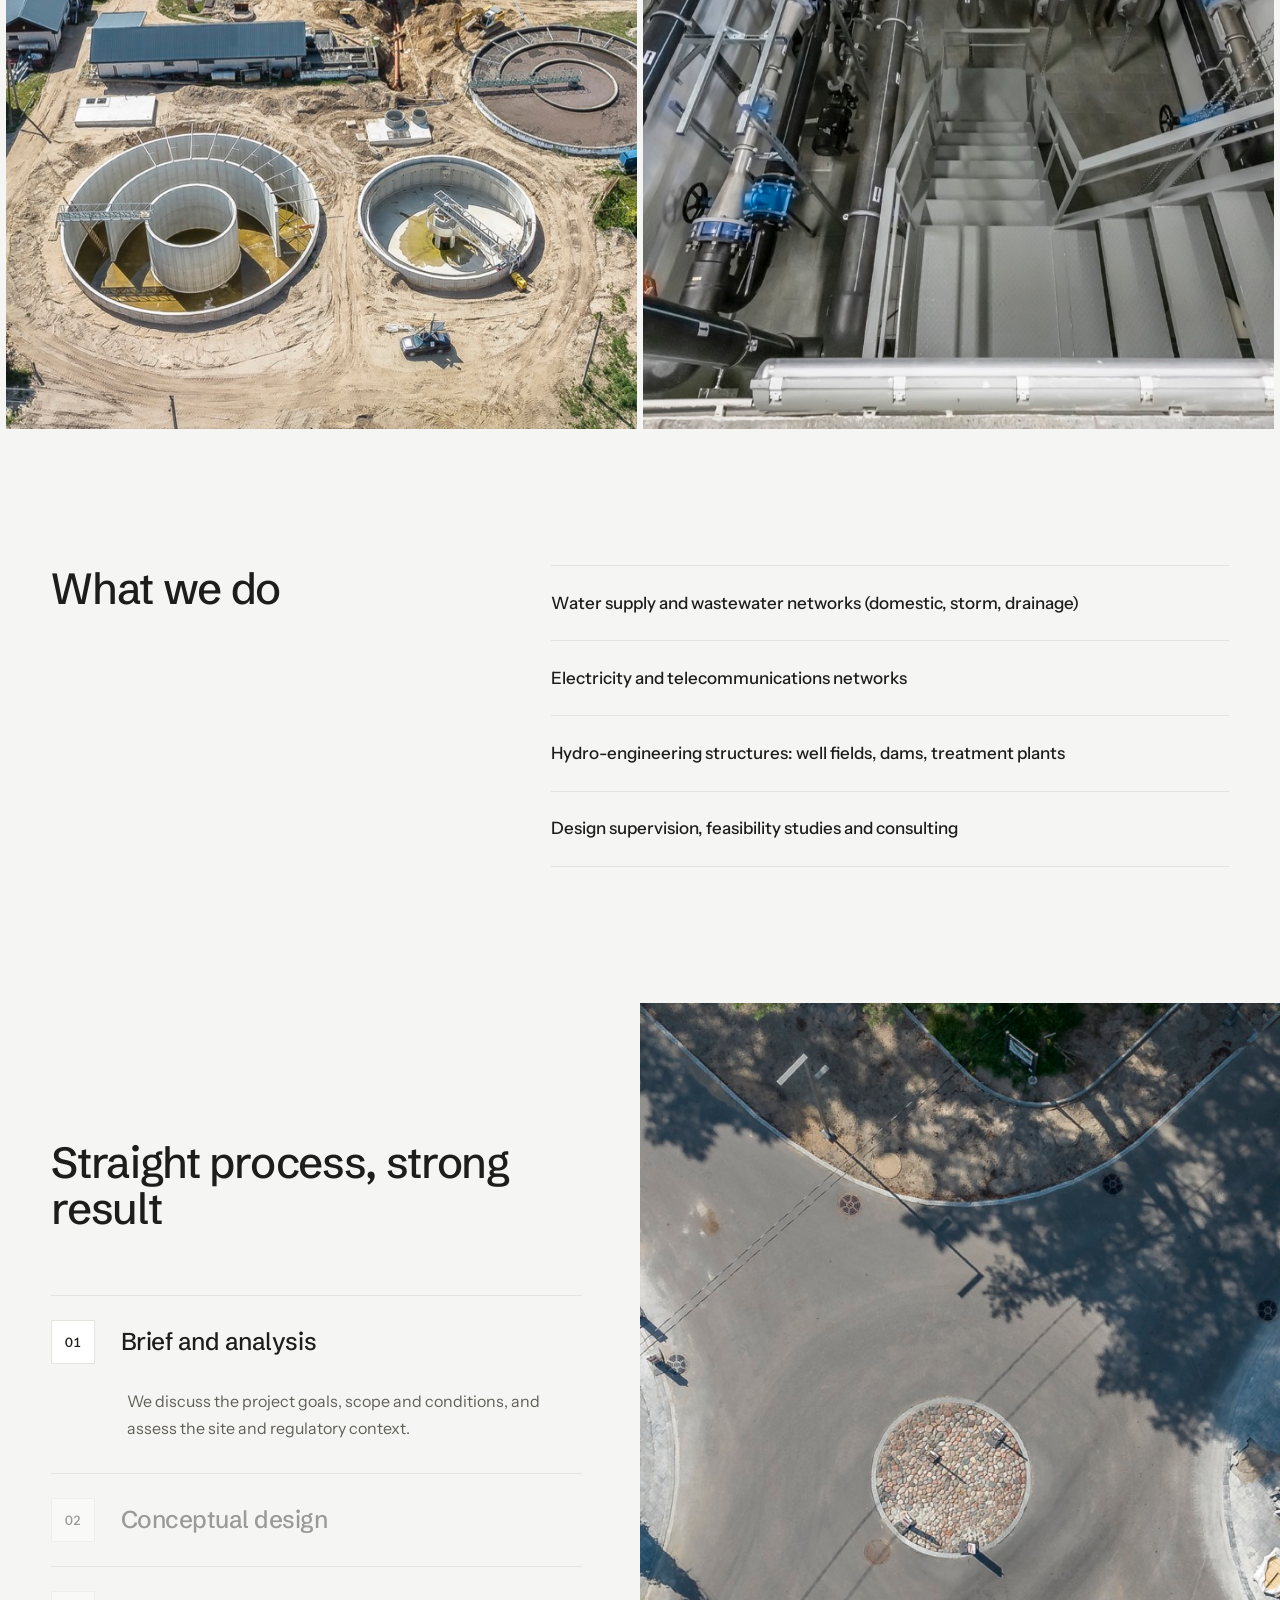
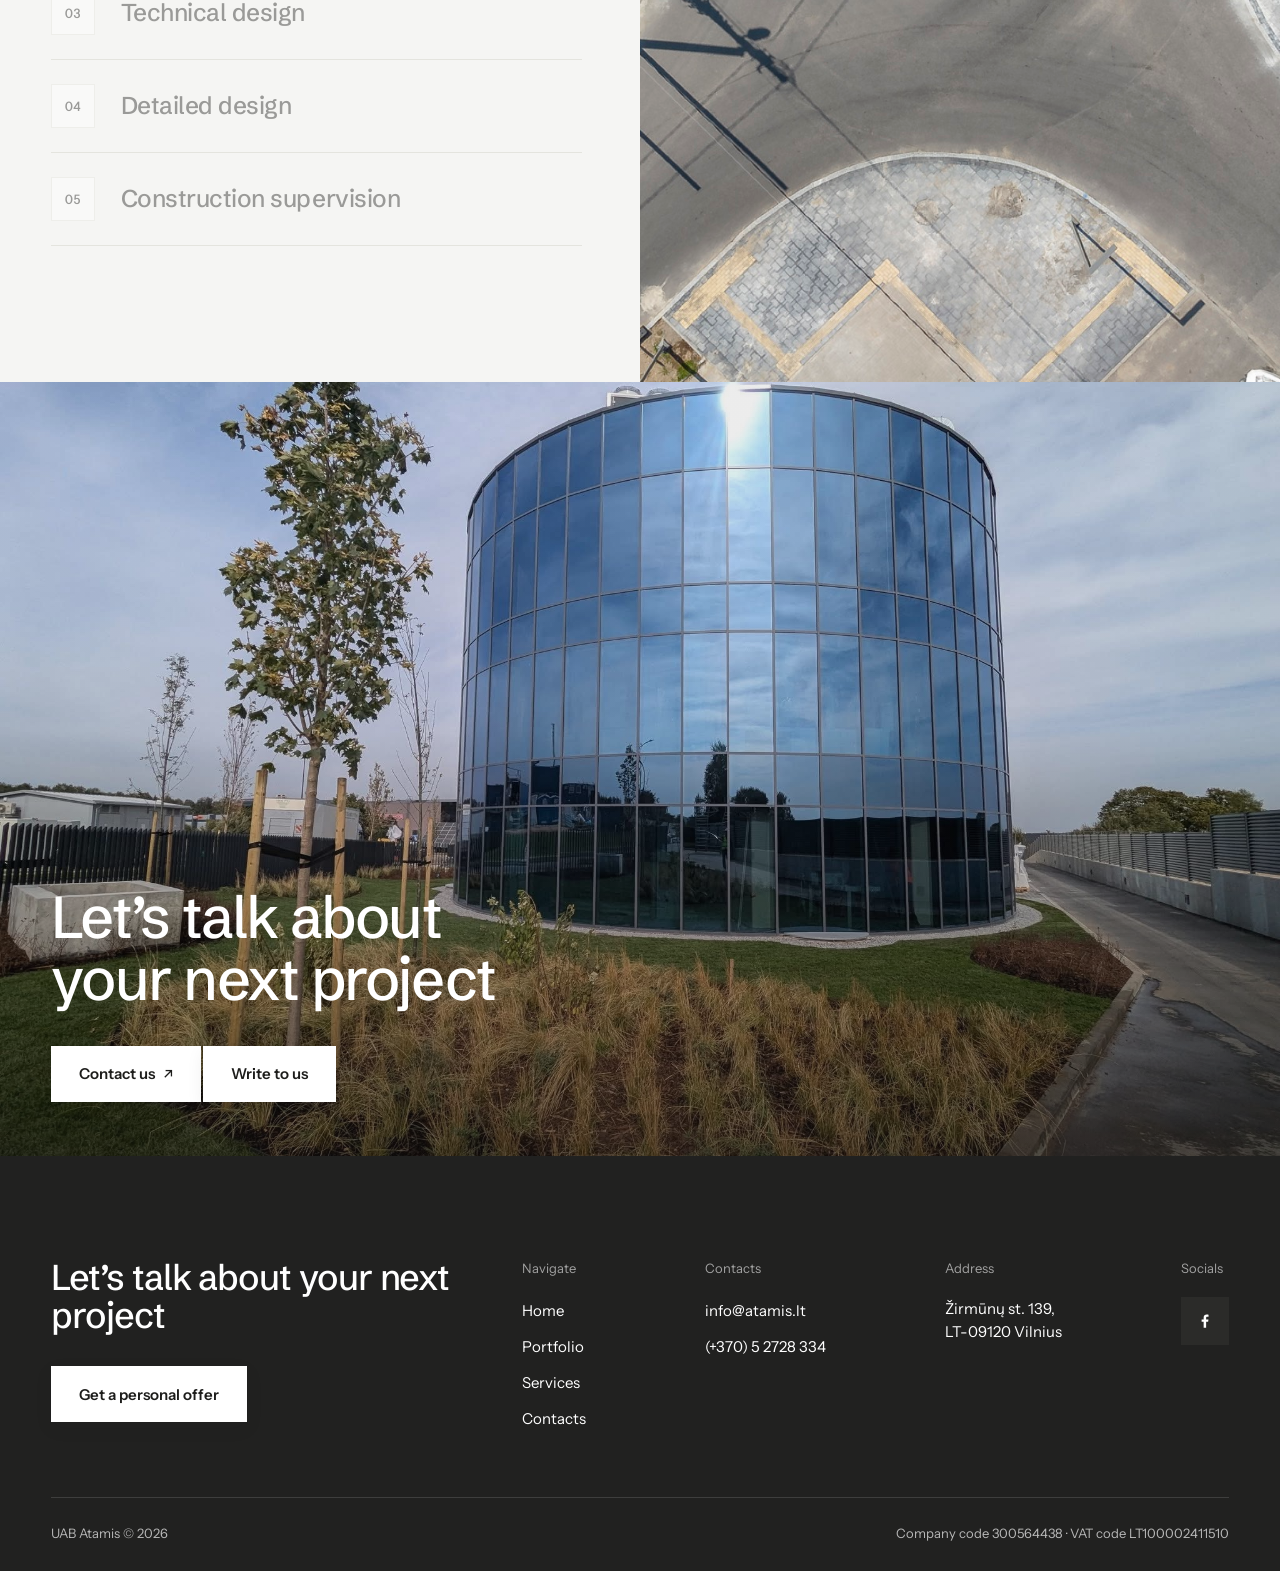
<file: bloom/paslaugos-inzinerine-infrastruktura.html>
<!DOCTYPE html>
<!-- Tone: gallery-calm minimalism (bloom3d.studio layout, Atamis brand) -->
<html lang="lt">
<head>
<meta charset="utf-8">
<meta name="viewport" content="width=device-width, initial-scale=1">
<title>Inžinerinė infrastruktūra — Atamis</title>
<meta name="description" content="UAB „Atamis“ inžinerinės infrastruktūros projektavimas: vandentiekio ir nuotekų tinklai, elektros ir ryšių tinklai, hidrotechniniai statiniai — vandenvietės, užtvankos, nuotekų valyklos.">
<meta property="og:type" content="website">
<meta property="og:title" content="Inžinerinė infrastruktūra — Atamis">
<meta property="og:description" content="UAB „Atamis“ inžinerinės infrastruktūros projektavimas: vandentiekio ir nuotekų tinklai, elektros ir ryšių tinklai, hidrotechniniai statiniai — vandenvietės, užtvankos, nuotekų valyklos.">
<!-- og:image kelias turi tapti absoliučiu URL deploy metu -->
<meta property="og:image" content="assets/img/drone/bio-city-aero.jpg">
<meta name="twitter:card" content="summary_large_image">
<link rel="preconnect" href="https://fonts.googleapis.com">
<link rel="preconnect" href="https://fonts.gstatic.com" crossorigin>
<link href="https://fonts.googleapis.com/css2?family=Schibsted+Grotesk:wght@500;600&family=Instrument+Sans:wght@400;500;600&display=swap" rel="stylesheet">
<link rel="stylesheet" href="styles.css">
</head>
<body>

<header class="site-header header-on-dark">
  <a class="brand" href="index.html" aria-label="Atamis — į pradžią" data-en-aria="Atamis — home">
    <img class="logo-dark" src="assets/img/atamis-logo.png" alt="Atamis">
    <img class="logo-light" src="assets/img/atamis-logo-white.png" alt="Atamis">
  </a>
  <div class="head-right">
    <button class="lang-btn" type="button" aria-label="Perjungti kalbą" data-en-aria="Switch language">EN</button>
    <button class="burger" type="button" aria-label="Atidaryti meniu" data-en-aria="Open menu">
      <span></span><span></span>
    </button>
  </div>
</header>

<div class="menu-overlay" role="dialog" aria-modal="true" aria-label="Meniu">
  <div class="menu-panel">
    <button class="menu-close" type="button" aria-label="Uždaryti meniu" data-en-aria="Close menu">
      <svg width="38" height="38" viewBox="0 0 38 38" fill="none" aria-hidden="true"><path d="M12 12l14 14M26 12L12 26" stroke="currentColor" stroke-width="1.6"/></svg>
    </button>
    <nav class="menu-nav">
      <a href="index.html" data-en="Home">Pagrindinis</a>
      <a href="projektai.html" data-en="Portfolio">Projektai</a>
      <div class="menu-sub">
        <button class="menu-sub-toggle" type="button">
          <span data-en="Services">Paslaugos</span>
          <svg class="chev" width="18" height="18" viewBox="0 0 18 18" fill="none" aria-hidden="true"><path d="M4 7l5 5 5-5" stroke="currentColor" stroke-width="1.6"/></svg>
        </button>
        <div class="menu-sub-list">
          <a href="paslaugos-architektura.html" data-en="Architecture">Architektūra</a>
          <a href="paslaugos-inzinerine-infrastruktura.html" data-en="Engineering infrastructure">Inžinerinė infrastruktūra</a>
          <a href="paslaugos-susisiekimo-komunikacijos.html" data-en="Transport infrastructure">Susisiekimo komunikacijos</a>
          <a href="paslaugos-teritoriju-planavimas.html" data-en="Territorial planning">Teritorijų planavimas</a>
          <a href="paslaugos-bim.html" data-en="BIM projects">BIM projektai</a>
        </div>
      </div>
      <a href="kontaktai.html" data-en="Contacts">Kontaktai</a>
    </nav>
    <div class="menu-cta">
      <p data-en="Let’s talk about your next project">Pakalbėkime apie jūsų projektą</p>
      <div class="row">
        <a class="btn btn-dark" href="kontaktai.html" data-en="Contact us">Susisiekti</a>
        <a class="btn" href="mailto:info@atamis.lt"><span data-en="Write to us">Rašyti laišką</span> <span class="arw">↗</span></a>
      </div>
    </div>
  </div>
</div>

<main>

  <!-- ===== Hero ===== -->
  <section class="hero hero-page" data-header="dark">
    <div class="hero-media">
      <img src="assets/img/drone/valykla.jpg" alt="Nuotekų valykla iš viršaus" data-en-alt="Wastewater treatment plant from above">
    </div>
    <div class="hero-shade" aria-hidden="true"></div>
    <div class="hero-inner">
      <div class="hero-copy">
        <h1 class="t-hero" data-en="Engineering infrastructure">Inžinerinė infrastruktūra</h1>
      </div>
    </div>
  </section>

  <!-- ===== Intro ===== -->
  <section class="stmt">
    <p class="t-intro stmt-center rv" style="max-width:44ch" data-en="Utility networks and hydro-engineering structures — from water supply to wastewater treatment plants.">Inžineriniai tinklai ir hidrotechniniai statiniai — nuo vandentiekio iki nuotekų valyklų.</p>
  </section>

  <!-- ===== Gallery ===== -->
  <section class="duo">
    <figure class="ph rv">
      <img src="assets/img/projects/svencioniu-valykla.jpg" alt="Švenčionių nuotekų valykla" data-en-alt="Švenčionys wastewater treatment plant" loading="lazy">
    </figure>
    <figure class="ph rv">
      <img src="assets/img/projects/kupiskio-vandenys.jpg" alt="Kupiškio vandens gerinimo įrenginiai" data-en-alt="Kupiškis water treatment facilities" loading="lazy">
    </figure>
  </section>

  <!-- ===== Capabilities ===== -->
  <section class="faq">
    <h2 class="t-side rv" data-en="What we do">Ką darome</h2>
    <ul class="cap-list rv">
      <li data-en="Water supply and wastewater networks (domestic, storm, drainage)">Vandentiekio ir nuotekų tinklai (buitinių, lietaus, drenažo)</li>
      <li data-en="Electricity and telecommunications networks">Elektros ir ryšių tinklai</li>
      <li data-en="Hydro-engineering structures: well fields, dams, treatment plants">Hidrotechniniai statiniai: vandenvietės, užtvankos, valyklos</li>
      <li data-en="Design supervision, feasibility studies and consulting">Projekto vykdymo priežiūra, galimybių studijos, konsultacijos</li>
    </ul>
  </section>

  <!-- ===== Process ===== -->
  <section class="split">
    <div class="split-copy">
      <h2 class="t-side rv" data-en="Straight process, strong result">Aiškus procesas — tvirtas rezultatas</h2>
      <div class="nacc rv">
        <details open>
          <summary><span class="num">01</span><h3 data-en="Brief and analysis">Užduotis ir analizė</h3></summary>
          <div class="nacc-body"><p data-en="We discuss the project goals, scope and conditions, and assess the site and regulatory context.">Aptariame projekto tikslus, apimtį ir sąlygas, įvertiname teritorijos bei dokumentų kontekstą.</p></div>
        </details>
        <details>
          <summary><span class="num">02</span><h3 data-en="Conceptual design">Eskizinis projektas</h3></summary>
          <div class="nacc-body"><p data-en="We prepare the concept and sketch solutions and align them with the client.">Parengiame koncepciją ir eskizinius sprendinius, suderiname juos su užsakovu.</p></div>
        </details>
        <details>
          <summary><span class="num">03</span><h3 data-en="Technical design">Techninis projektas</h3></summary>
          <div class="nacc-body"><p data-en="We prepare the technical design and its parts and help obtain the construction permit.">Rengiame techninį projektą ir jo dalis, padedame gauti statybą leidžiantį dokumentą.</p></div>
        </details>
        <details>
          <summary><span class="num">04</span><h3 data-en="Detailed design">Darbo projektas</h3></summary>
          <div class="nacc-body"><p data-en="We detail the solutions into the documentation required for construction.">Detalizuojame sprendinius iki statybai reikalingos dokumentacijos.</p></div>
        </details>
        <details>
          <summary><span class="num">05</span><h3 data-en="Construction supervision">Statybos priežiūra</h3></summary>
          <div class="nacc-body"><p data-en="We supervise design implementation right up to the handover of the building.">Vykdome projekto vykdymo priežiūrą iki pat objekto atidavimo naudoti.</p></div>
        </details>
      </div>
    </div>
    <div class="split-media">
      <img src="assets/img/drone/gatves-rekonstrukcija.jpg" alt="Gatvės rekonstrukcija su inžineriniais tinklais iš viršaus" data-en-alt="Street reconstruction with utility networks from above" loading="lazy">
    </div>
  </section>

  <!-- ===== CTA band ===== -->
  <section class="band" data-header="dark">
    <div class="band-media" aria-hidden="true">
      <img src="assets/img/photos/stiklo-rotonda.jpg" alt="" loading="lazy">
    </div>
    <div class="band-inner">
      <h2 class="t-hero rv" data-en="Let’s talk about your next project">Pakalbėkime apie jūsų projektą</h2>
      <div class="band-actions rv">
        <a class="btn" href="kontaktai.html"><span data-en="Contact us">Susisiekti</span> <span class="arw">↗</span></a>
        <a class="btn" href="mailto:info@atamis.lt" data-en="Write to us">Rašyti laišką</a>
      </div>
    </div>
  </section>

</main>

<!-- ===== Footer ===== -->
<footer class="site-footer" data-header="dark">
  <div class="foot-top">
    <div class="foot-cta">
      <h2 class="t-foot" data-en="Let’s talk about your next project">Pakalbėkime apie jūsų projektą</h2>
      <a class="btn" href="kontaktai.html" data-en="Get a personal offer">Gauti pasiūlymą</a>
    </div>
    <div class="foot-cols">
      <div class="foot-col">
        <p class="lab" data-en="Navigate">Naršymas</p>
        <ul>
          <li><a href="index.html" data-en="Home">Pagrindinis</a></li>
          <li><a href="projektai.html" data-en="Portfolio">Projektai</a></li>
          <li><a href="paslaugos-architektura.html" data-en="Services">Paslaugos</a></li>
          <li><a href="kontaktai.html" data-en="Contacts">Kontaktai</a></li>
        </ul>
      </div>
      <div class="foot-col">
        <p class="lab" data-en="Contacts">Kontaktai</p>
        <ul>
          <li><a href="mailto:info@atamis.lt">info@atamis.lt</a></li>
          <li><a href="tel:+37052728334">(+370) 5 2728 334</a></li>
        </ul>
      </div>
      <div class="foot-col">
        <p class="lab" data-en="Address">Adresas</p>
        <p data-en="Žirmūnų st. 139,<br>LT-09120 Vilnius">Žirmūnų g. 139,<br>LT-09120 Vilnius</p>
      </div>
      <div class="foot-col">
        <p class="lab" data-en="Socials">Socialiniai tinklai</p>
        <div class="soc-row">
          <a class="soc" href="https://www.facebook.com/AtamisLT" target="_blank" rel="noopener" aria-label="Atamis Facebook">
            <svg width="18" height="18" viewBox="0 0 24 24" fill="currentColor" aria-hidden="true"><path d="M13.5 21v-8h2.7l.4-3.1h-3.1V7.9c0-.9.25-1.5 1.55-1.5h1.65V3.6c-.3-.04-1.3-.12-2.45-.12-2.4 0-4.05 1.46-4.05 4.15v2.27H7.5V13h2.7v8h3.3z"/></svg>
          </a>
        </div>
      </div>
    </div>
  </div>
  <div class="foot-bottom">
    <p data-en="UAB Atamis © 2026">UAB „Atamis“ © 2026</p>
    <p data-en="Company code 300564438 · VAT code LT100002411510">Įmonės kodas 300564438 · PVM kodas LT100002411510</p>
  </div>
</footer>

<script src="site.js"></script>
</body>
</html>
</file>
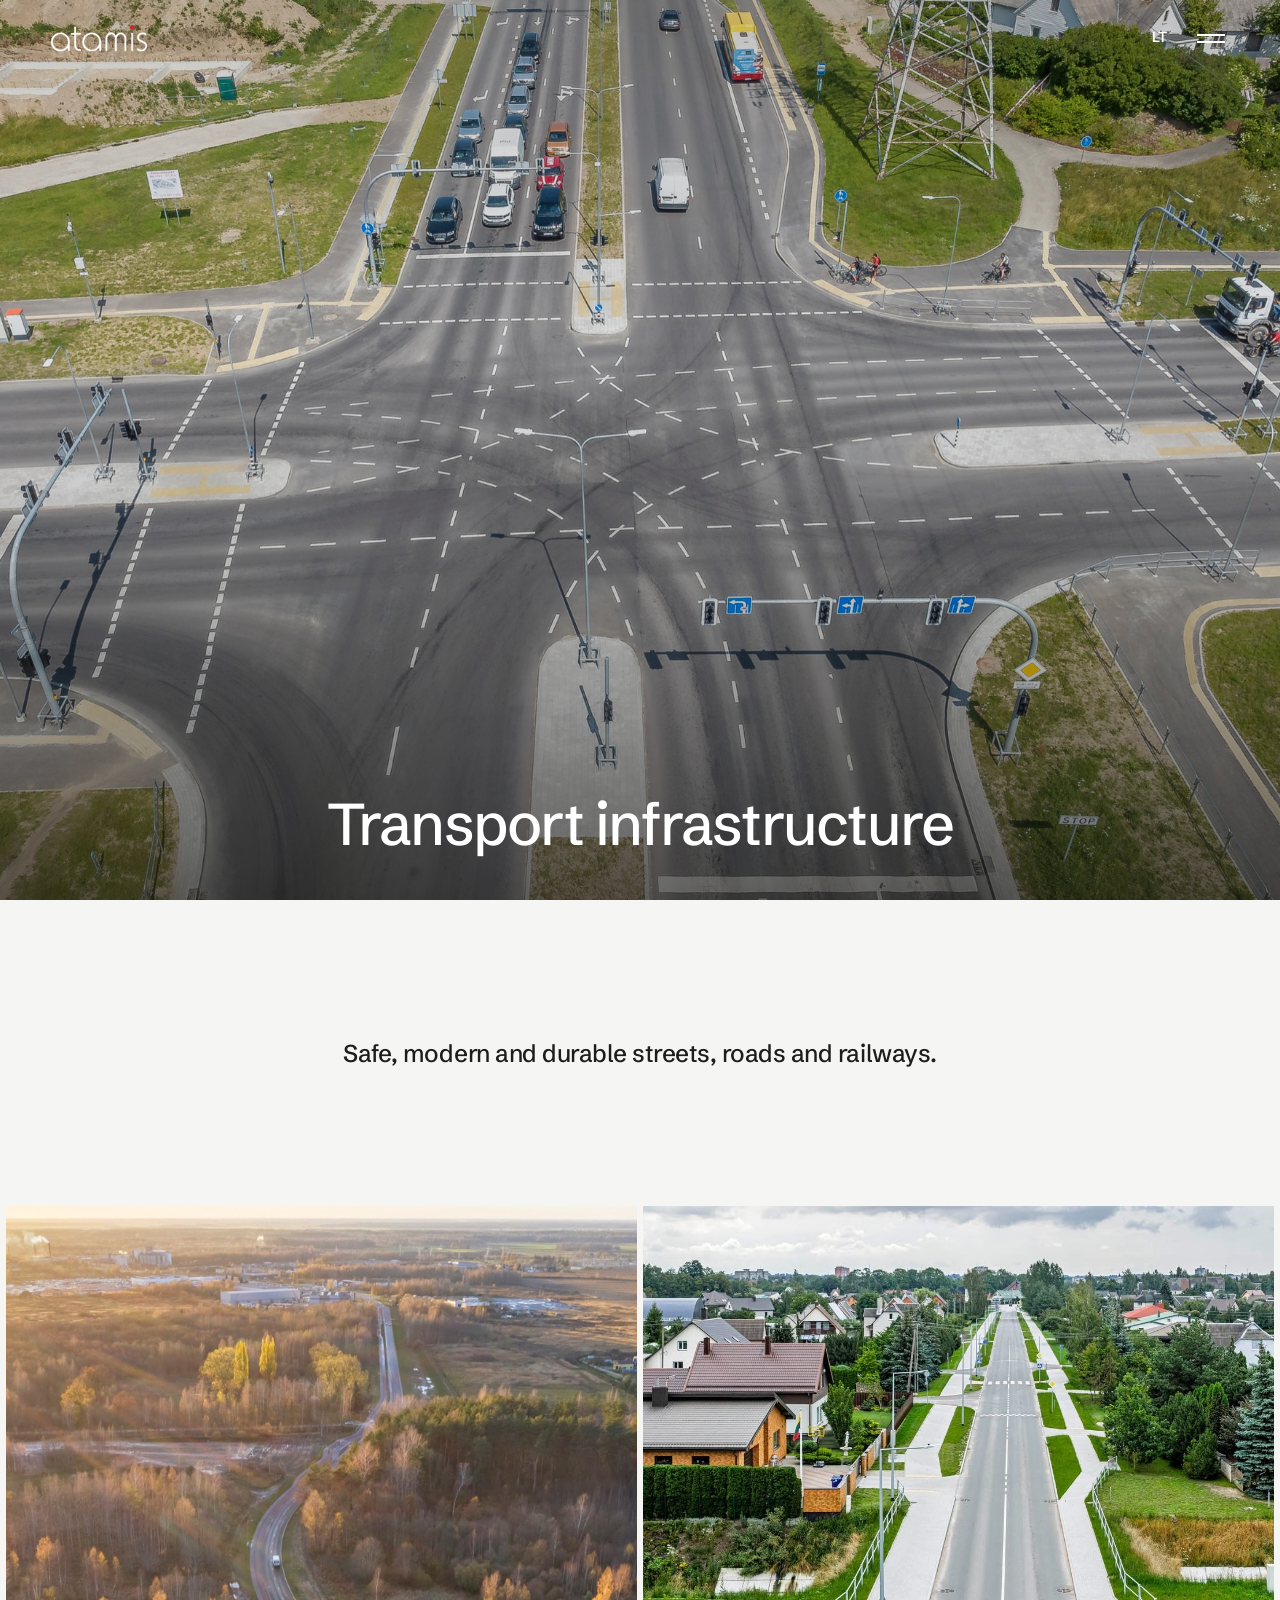
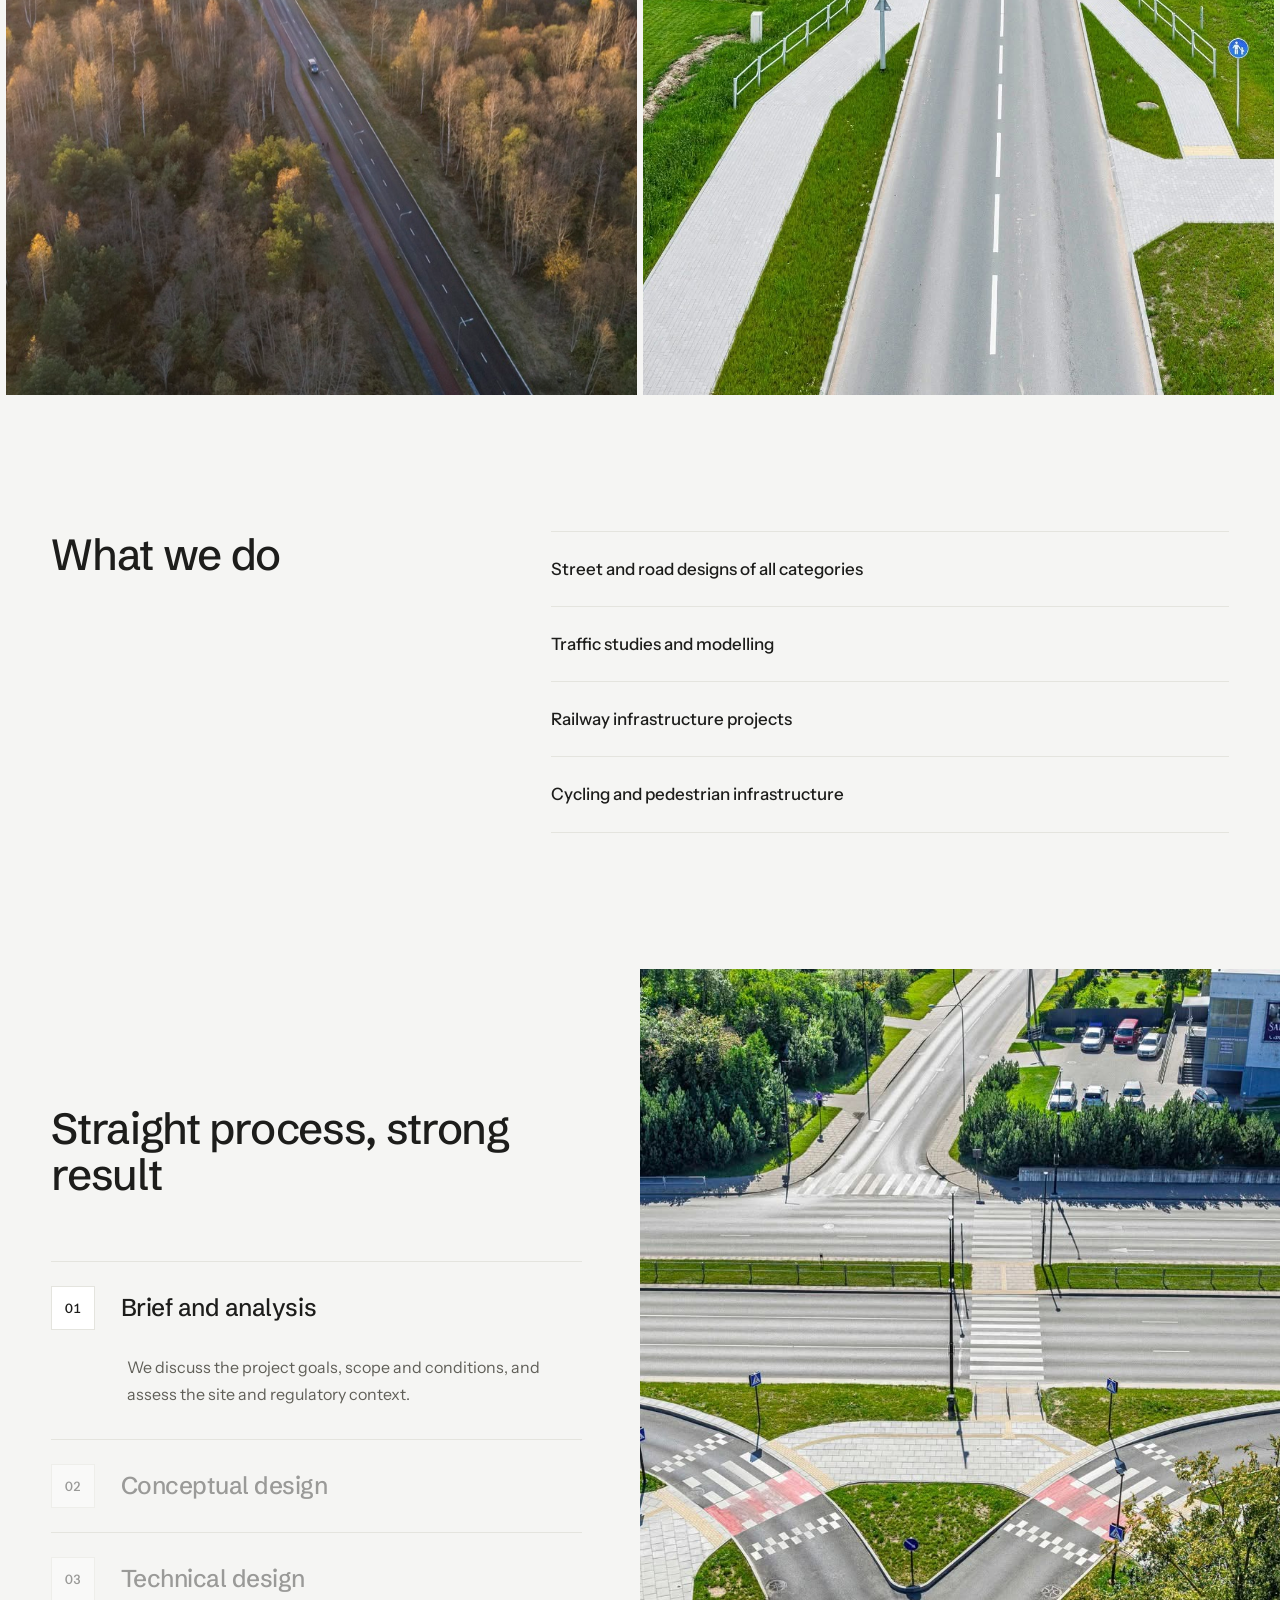
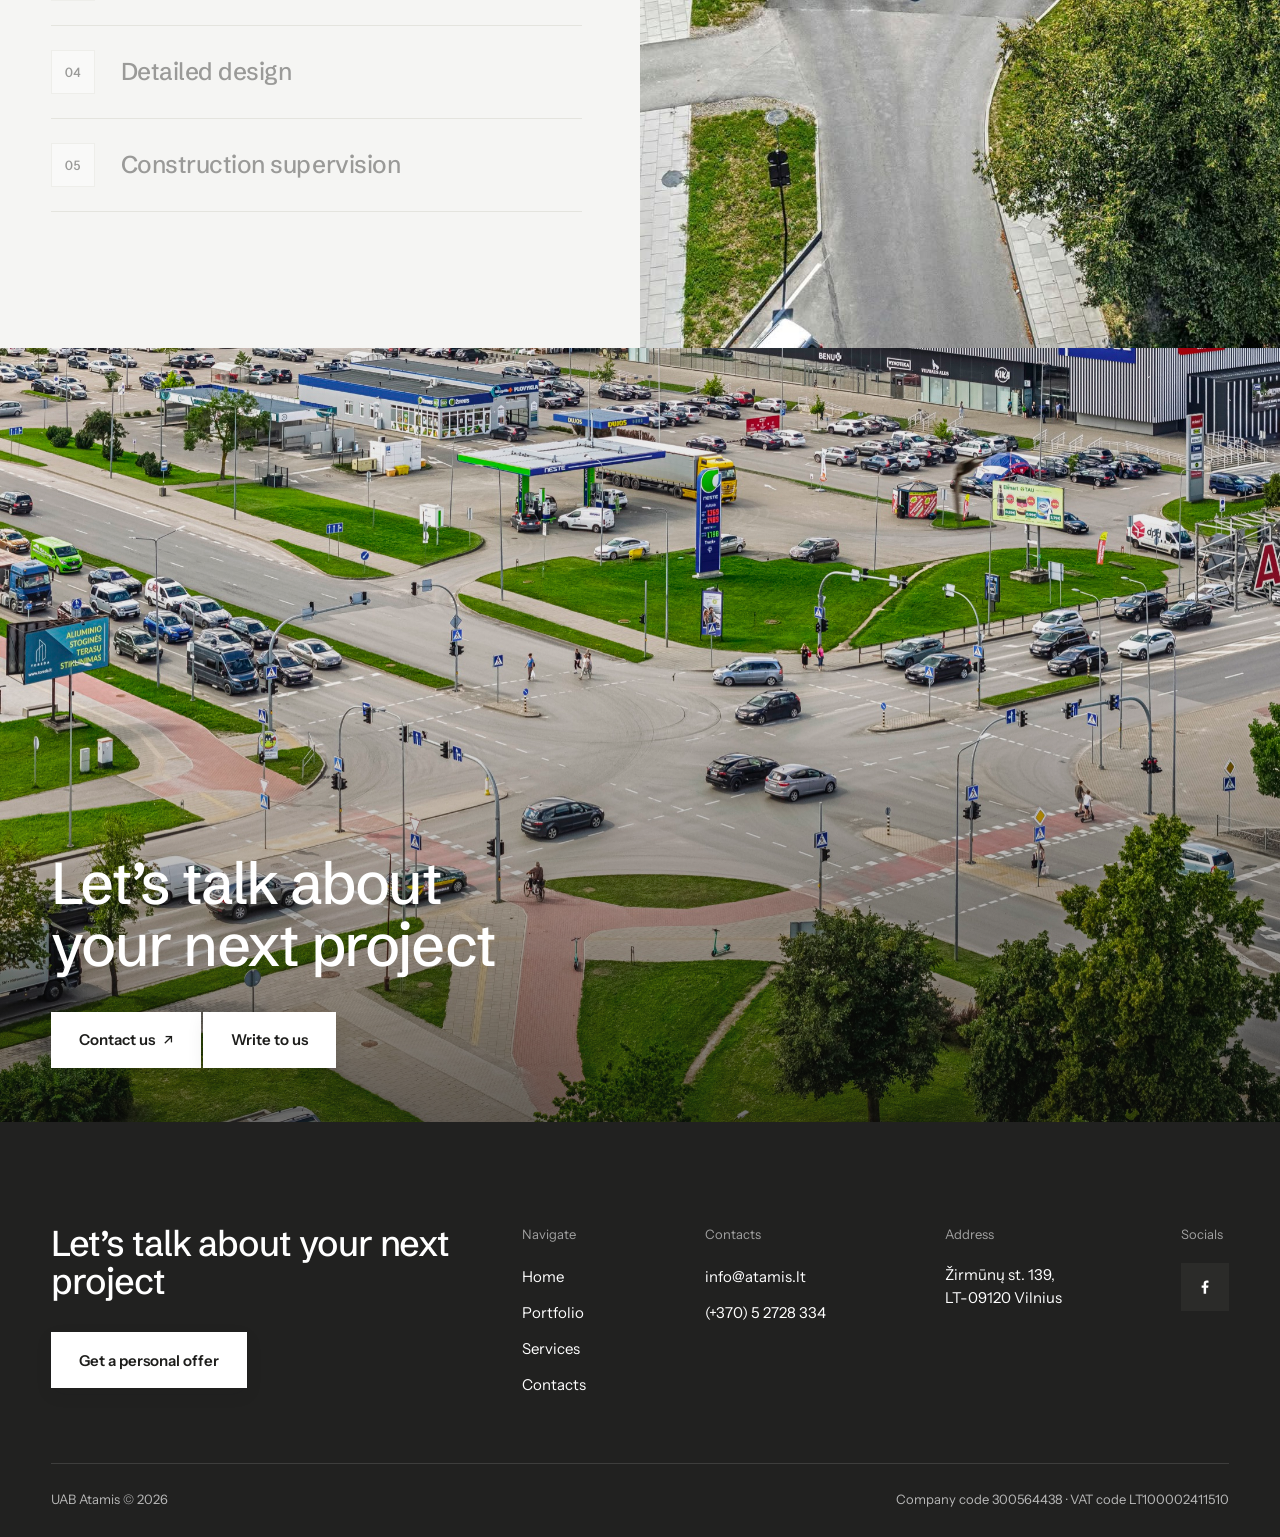
<file: bloom/paslaugos-susisiekimo-komunikacijos.html>
<!DOCTYPE html>
<!-- Tone: gallery-calm minimalism (bloom3d.studio layout, Atamis brand) -->
<html lang="lt">
<head>
<meta charset="utf-8">
<meta name="viewport" content="width=device-width, initial-scale=1">
<title>Susisiekimo komunikacijos — Atamis</title>
<meta name="description" content="UAB „Atamis“ susisiekimo komunikacijų projektavimas: visų kategorijų gatvių ir kelių projektai, geležinkelių infrastruktūra, eismo tyrimai bei dviračių ir pėsčiųjų infrastruktūra.">
<meta property="og:type" content="website">
<meta property="og:title" content="Susisiekimo komunikacijos — Atamis">
<meta property="og:description" content="UAB „Atamis“ susisiekimo komunikacijų projektavimas: visų kategorijų gatvių ir kelių projektai, geležinkelių infrastruktūra, eismo tyrimai bei dviračių ir pėsčiųjų infrastruktūra.">
<!-- og:image kelias turi tapti absoliučiu URL deploy metu -->
<meta property="og:image" content="assets/img/drone/bio-city-aero.jpg">
<meta name="twitter:card" content="summary_large_image">
<link rel="preconnect" href="https://fonts.googleapis.com">
<link rel="preconnect" href="https://fonts.gstatic.com" crossorigin>
<link href="https://fonts.googleapis.com/css2?family=Schibsted+Grotesk:wght@500;600&family=Instrument+Sans:wght@400;500;600&display=swap" rel="stylesheet">
<link rel="stylesheet" href="styles.css">
</head>
<body>

<header class="site-header header-on-dark">
  <a class="brand" href="index.html" aria-label="Atamis — į pradžią" data-en-aria="Atamis — home">
    <img class="logo-dark" src="assets/img/atamis-logo.png" alt="Atamis">
    <img class="logo-light" src="assets/img/atamis-logo-white.png" alt="Atamis">
  </a>
  <div class="head-right">
    <button class="lang-btn" type="button" aria-label="Perjungti kalbą" data-en-aria="Switch language">EN</button>
    <button class="burger" type="button" aria-label="Atidaryti meniu" data-en-aria="Open menu">
      <span></span><span></span>
    </button>
  </div>
</header>

<div class="menu-overlay" role="dialog" aria-modal="true" aria-label="Meniu">
  <div class="menu-panel">
    <button class="menu-close" type="button" aria-label="Uždaryti meniu" data-en-aria="Close menu">
      <svg width="38" height="38" viewBox="0 0 38 38" fill="none" aria-hidden="true"><path d="M12 12l14 14M26 12L12 26" stroke="currentColor" stroke-width="1.6"/></svg>
    </button>
    <nav class="menu-nav">
      <a href="index.html" data-en="Home">Pagrindinis</a>
      <a href="projektai.html" data-en="Portfolio">Projektai</a>
      <div class="menu-sub">
        <button class="menu-sub-toggle" type="button">
          <span data-en="Services">Paslaugos</span>
          <svg class="chev" width="18" height="18" viewBox="0 0 18 18" fill="none" aria-hidden="true"><path d="M4 7l5 5 5-5" stroke="currentColor" stroke-width="1.6"/></svg>
        </button>
        <div class="menu-sub-list">
          <a href="paslaugos-architektura.html" data-en="Architecture">Architektūra</a>
          <a href="paslaugos-inzinerine-infrastruktura.html" data-en="Engineering infrastructure">Inžinerinė infrastruktūra</a>
          <a href="paslaugos-susisiekimo-komunikacijos.html" data-en="Transport infrastructure">Susisiekimo komunikacijos</a>
          <a href="paslaugos-teritoriju-planavimas.html" data-en="Territorial planning">Teritorijų planavimas</a>
          <a href="paslaugos-bim.html" data-en="BIM projects">BIM projektai</a>
        </div>
      </div>
      <a href="kontaktai.html" data-en="Contacts">Kontaktai</a>
    </nav>
    <div class="menu-cta">
      <p data-en="Let’s talk about your next project">Pakalbėkime apie jūsų projektą</p>
      <div class="row">
        <a class="btn btn-dark" href="kontaktai.html" data-en="Contact us">Susisiekti</a>
        <a class="btn" href="mailto:info@atamis.lt"><span data-en="Write to us">Rašyti laišką</span> <span class="arw">↗</span></a>
      </div>
    </div>
  </div>
</div>

<main>

  <!-- ===== Hero ===== -->
  <section class="hero hero-page" data-header="dark">
    <div class="hero-media">
      <img src="assets/img/drone/sankryza.jpg" alt="Rekonstruota sankryža iš viršaus" data-en-alt="Reconstructed junction from above">
    </div>
    <div class="hero-shade" aria-hidden="true"></div>
    <div class="hero-inner">
      <div class="hero-copy">
        <h1 class="t-hero" data-en="Transport infrastructure">Susisiekimo komunikacijos</h1>
      </div>
    </div>
  </section>

  <!-- ===== Intro ===== -->
  <section class="stmt">
    <p class="t-intro stmt-center rv" style="max-width:44ch" data-en="Safe, modern and durable streets, roads and railways.">Saugios, šiuolaikiškos ir ilgaamžės gatvės, keliai bei geležinkeliai.</p>
  </section>

  <!-- ===== Gallery ===== -->
  <section class="duo">
    <figure class="ph rv">
      <img src="assets/img/projects/panevezio-siaurine.jpg" alt="Panevėžio Šiaurinė gatvė" data-en-alt="Šiaurinė street, Panevėžys" loading="lazy">
    </figure>
    <figure class="ph rv">
      <img src="assets/img/photos/miestelio-gatve.jpg" alt="Rekonstruota miestelio gatvė iš viršaus" data-en-alt="Reconstructed town street from above" loading="lazy">
    </figure>
  </section>

  <!-- ===== Capabilities ===== -->
  <section class="faq">
    <h2 class="t-side rv" data-en="What we do">Ką darome</h2>
    <ul class="cap-list rv">
      <li data-en="Street and road designs of all categories">Visų kategorijų gatvių ir kelių projektai</li>
      <li data-en="Traffic studies and modelling">Transporto eismo tyrimai ir modeliavimas</li>
      <li data-en="Railway infrastructure projects">Geležinkelių infrastruktūros projektai</li>
      <li data-en="Cycling and pedestrian infrastructure">Dviračių ir pėsčiųjų infrastruktūra</li>
    </ul>
  </section>

  <!-- ===== Process ===== -->
  <section class="split">
    <div class="split-copy">
      <h2 class="t-side rv" data-en="Straight process, strong result">Aiškus procesas — tvirtas rezultatas</h2>
      <div class="nacc rv">
        <details open>
          <summary><span class="num">01</span><h3 data-en="Brief and analysis">Užduotis ir analizė</h3></summary>
          <div class="nacc-body"><p data-en="We discuss the project goals, scope and conditions, and assess the site and regulatory context.">Aptariame projekto tikslus, apimtį ir sąlygas, įvertiname teritorijos bei dokumentų kontekstą.</p></div>
        </details>
        <details>
          <summary><span class="num">02</span><h3 data-en="Conceptual design">Eskizinis projektas</h3></summary>
          <div class="nacc-body"><p data-en="We prepare the concept and sketch solutions and align them with the client.">Parengiame koncepciją ir eskizinius sprendinius, suderiname juos su užsakovu.</p></div>
        </details>
        <details>
          <summary><span class="num">03</span><h3 data-en="Technical design">Techninis projektas</h3></summary>
          <div class="nacc-body"><p data-en="We prepare the technical design and its parts and help obtain the construction permit.">Rengiame techninį projektą ir jo dalis, padedame gauti statybą leidžiantį dokumentą.</p></div>
        </details>
        <details>
          <summary><span class="num">04</span><h3 data-en="Detailed design">Darbo projektas</h3></summary>
          <div class="nacc-body"><p data-en="We detail the solutions into the documentation required for construction.">Detalizuojame sprendinius iki statybai reikalingos dokumentacijos.</p></div>
        </details>
        <details>
          <summary><span class="num">05</span><h3 data-en="Construction supervision">Statybos priežiūra</h3></summary>
          <div class="nacc-body"><p data-en="We supervise design implementation right up to the handover of the building.">Vykdome projekto vykdymo priežiūrą iki pat objekto atidavimo naudoti.</p></div>
        </details>
      </div>
    </div>
    <div class="split-media">
      <img src="assets/img/photos/sankryzos-mazgas.jpg" alt="Sankryžos mazgas iš viršaus" data-en-alt="Junction node from above" loading="lazy">
    </div>
  </section>

  <!-- ===== CTA band ===== -->
  <section class="band" data-header="dark">
    <div class="band-media" aria-hidden="true">
      <img src="assets/img/drone/prekybos-mazgas.jpg" alt="" loading="lazy">
    </div>
    <div class="band-inner">
      <h2 class="t-hero rv" data-en="Let’s talk about your next project">Pakalbėkime apie jūsų projektą</h2>
      <div class="band-actions rv">
        <a class="btn" href="kontaktai.html"><span data-en="Contact us">Susisiekti</span> <span class="arw">↗</span></a>
        <a class="btn" href="mailto:info@atamis.lt" data-en="Write to us">Rašyti laišką</a>
      </div>
    </div>
  </section>

</main>

<!-- ===== Footer ===== -->
<footer class="site-footer" data-header="dark">
  <div class="foot-top">
    <div class="foot-cta">
      <h2 class="t-foot" data-en="Let’s talk about your next project">Pakalbėkime apie jūsų projektą</h2>
      <a class="btn" href="kontaktai.html" data-en="Get a personal offer">Gauti pasiūlymą</a>
    </div>
    <div class="foot-cols">
      <div class="foot-col">
        <p class="lab" data-en="Navigate">Naršymas</p>
        <ul>
          <li><a href="index.html" data-en="Home">Pagrindinis</a></li>
          <li><a href="projektai.html" data-en="Portfolio">Projektai</a></li>
          <li><a href="paslaugos-architektura.html" data-en="Services">Paslaugos</a></li>
          <li><a href="kontaktai.html" data-en="Contacts">Kontaktai</a></li>
        </ul>
      </div>
      <div class="foot-col">
        <p class="lab" data-en="Contacts">Kontaktai</p>
        <ul>
          <li><a href="mailto:info@atamis.lt">info@atamis.lt</a></li>
          <li><a href="tel:+37052728334">(+370) 5 2728 334</a></li>
        </ul>
      </div>
      <div class="foot-col">
        <p class="lab" data-en="Address">Adresas</p>
        <p data-en="Žirmūnų st. 139,<br>LT-09120 Vilnius">Žirmūnų g. 139,<br>LT-09120 Vilnius</p>
      </div>
      <div class="foot-col">
        <p class="lab" data-en="Socials">Socialiniai tinklai</p>
        <div class="soc-row">
          <a class="soc" href="https://www.facebook.com/AtamisLT" target="_blank" rel="noopener" aria-label="Atamis Facebook">
            <svg width="18" height="18" viewBox="0 0 24 24" fill="currentColor" aria-hidden="true"><path d="M13.5 21v-8h2.7l.4-3.1h-3.1V7.9c0-.9.25-1.5 1.55-1.5h1.65V3.6c-.3-.04-1.3-.12-2.45-.12-2.4 0-4.05 1.46-4.05 4.15v2.27H7.5V13h2.7v8h3.3z"/></svg>
          </a>
        </div>
      </div>
    </div>
  </div>
  <div class="foot-bottom">
    <p data-en="UAB Atamis © 2026">UAB „Atamis“ © 2026</p>
    <p data-en="Company code 300564438 · VAT code LT100002411510">Įmonės kodas 300564438 · PVM kodas LT100002411510</p>
  </div>
</footer>

<script src="site.js"></script>
</body>
</html>
</file>
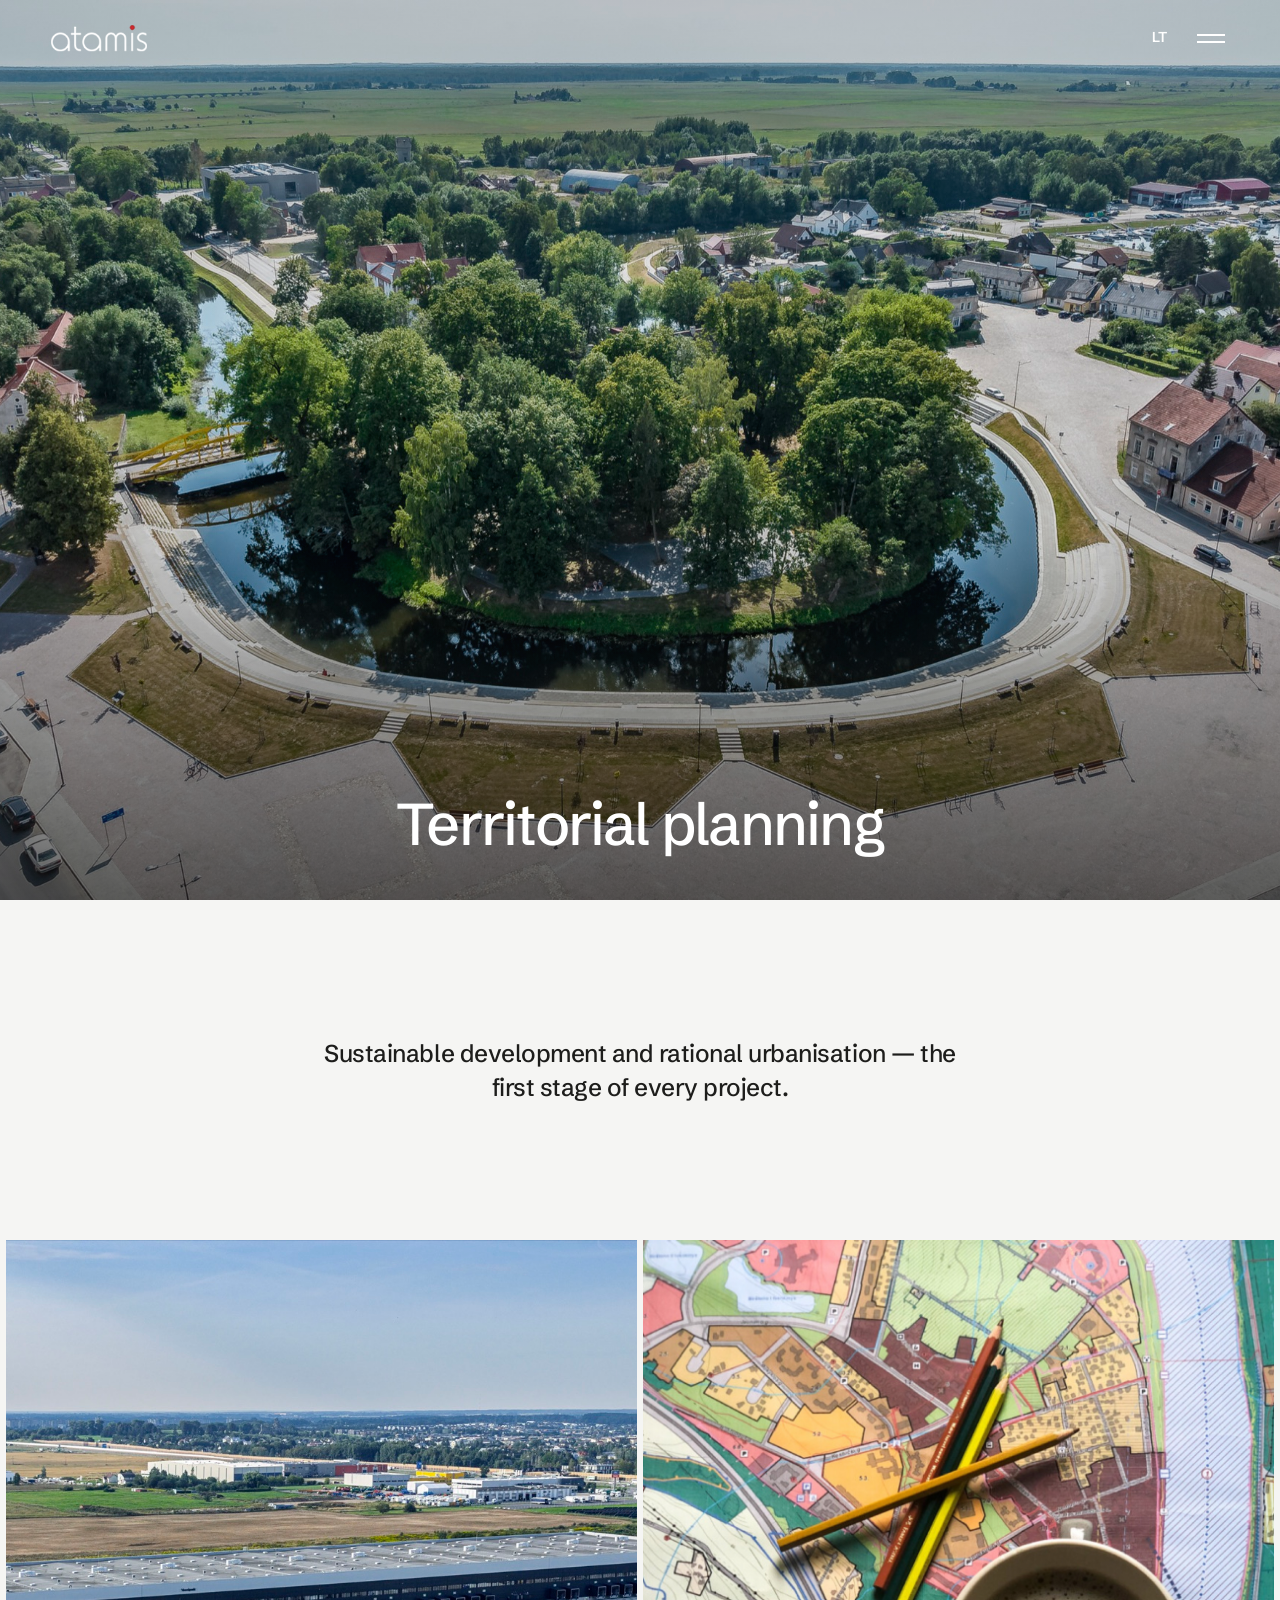
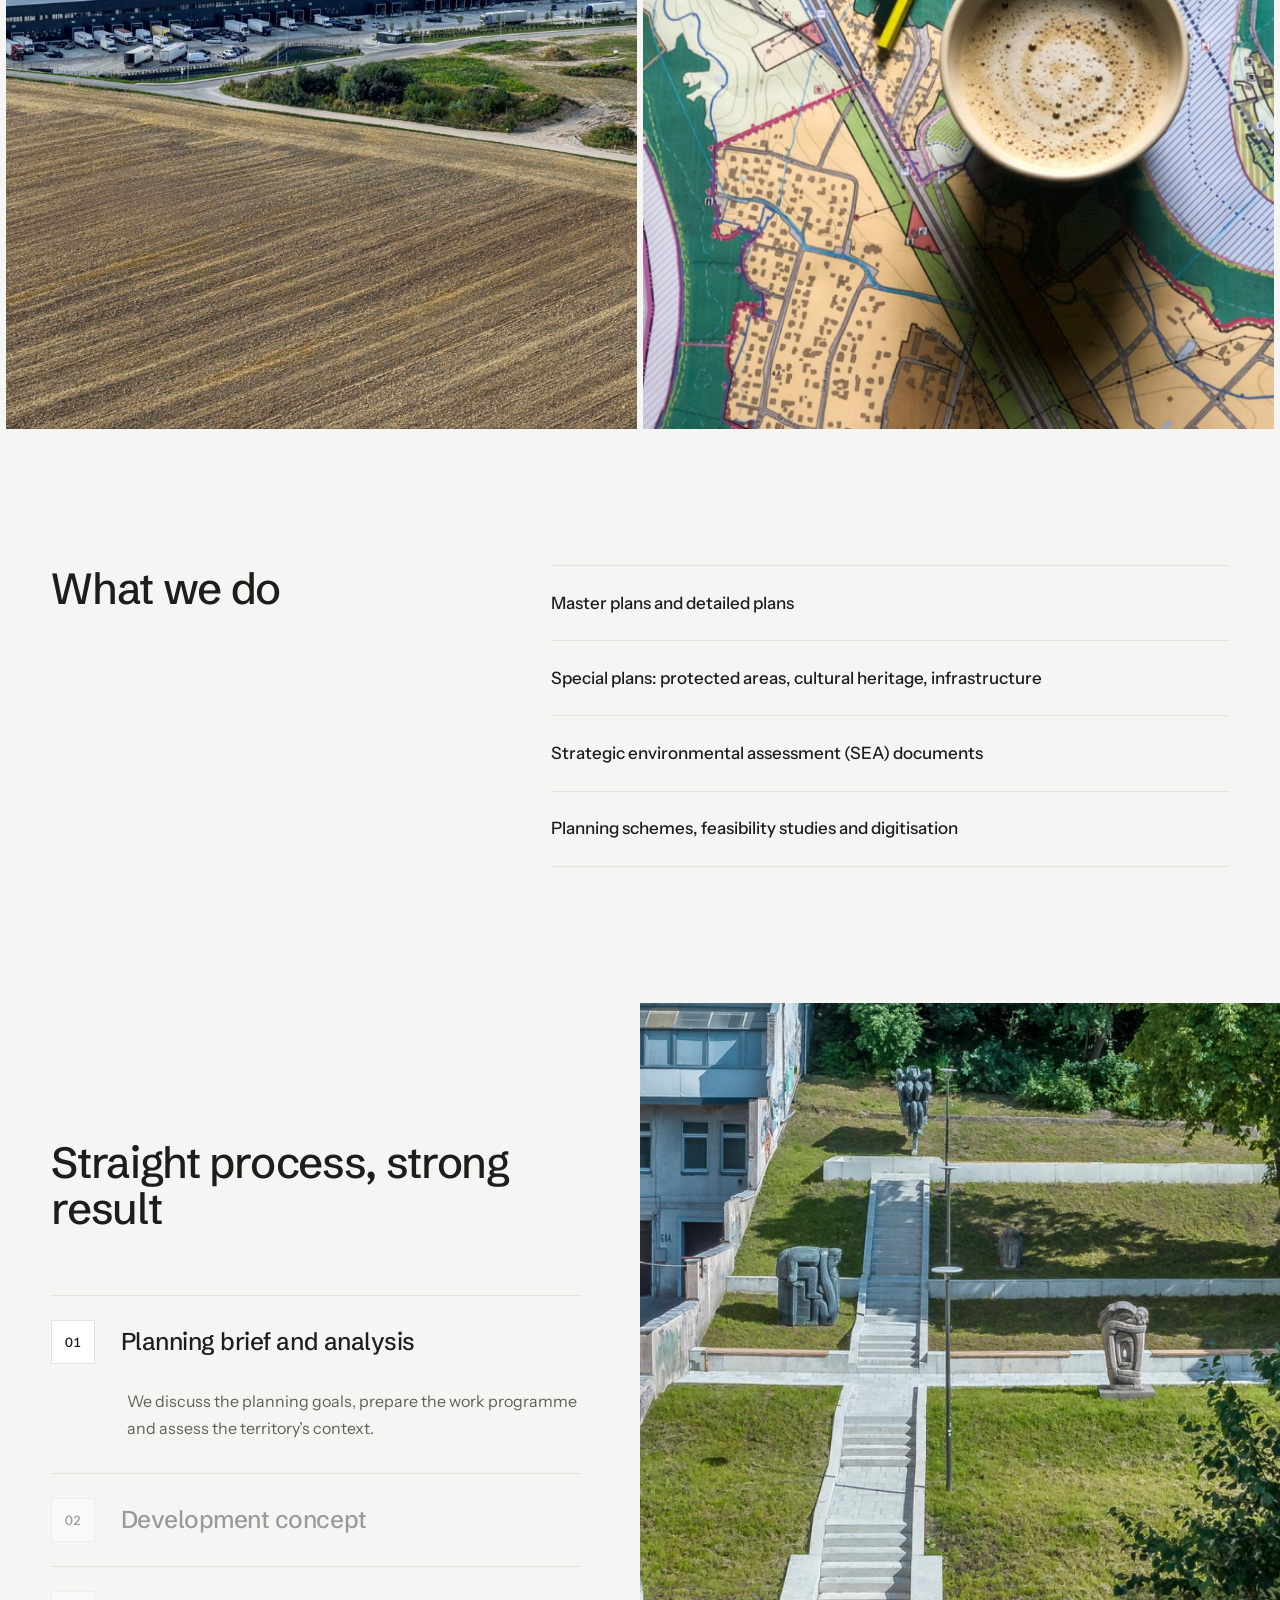
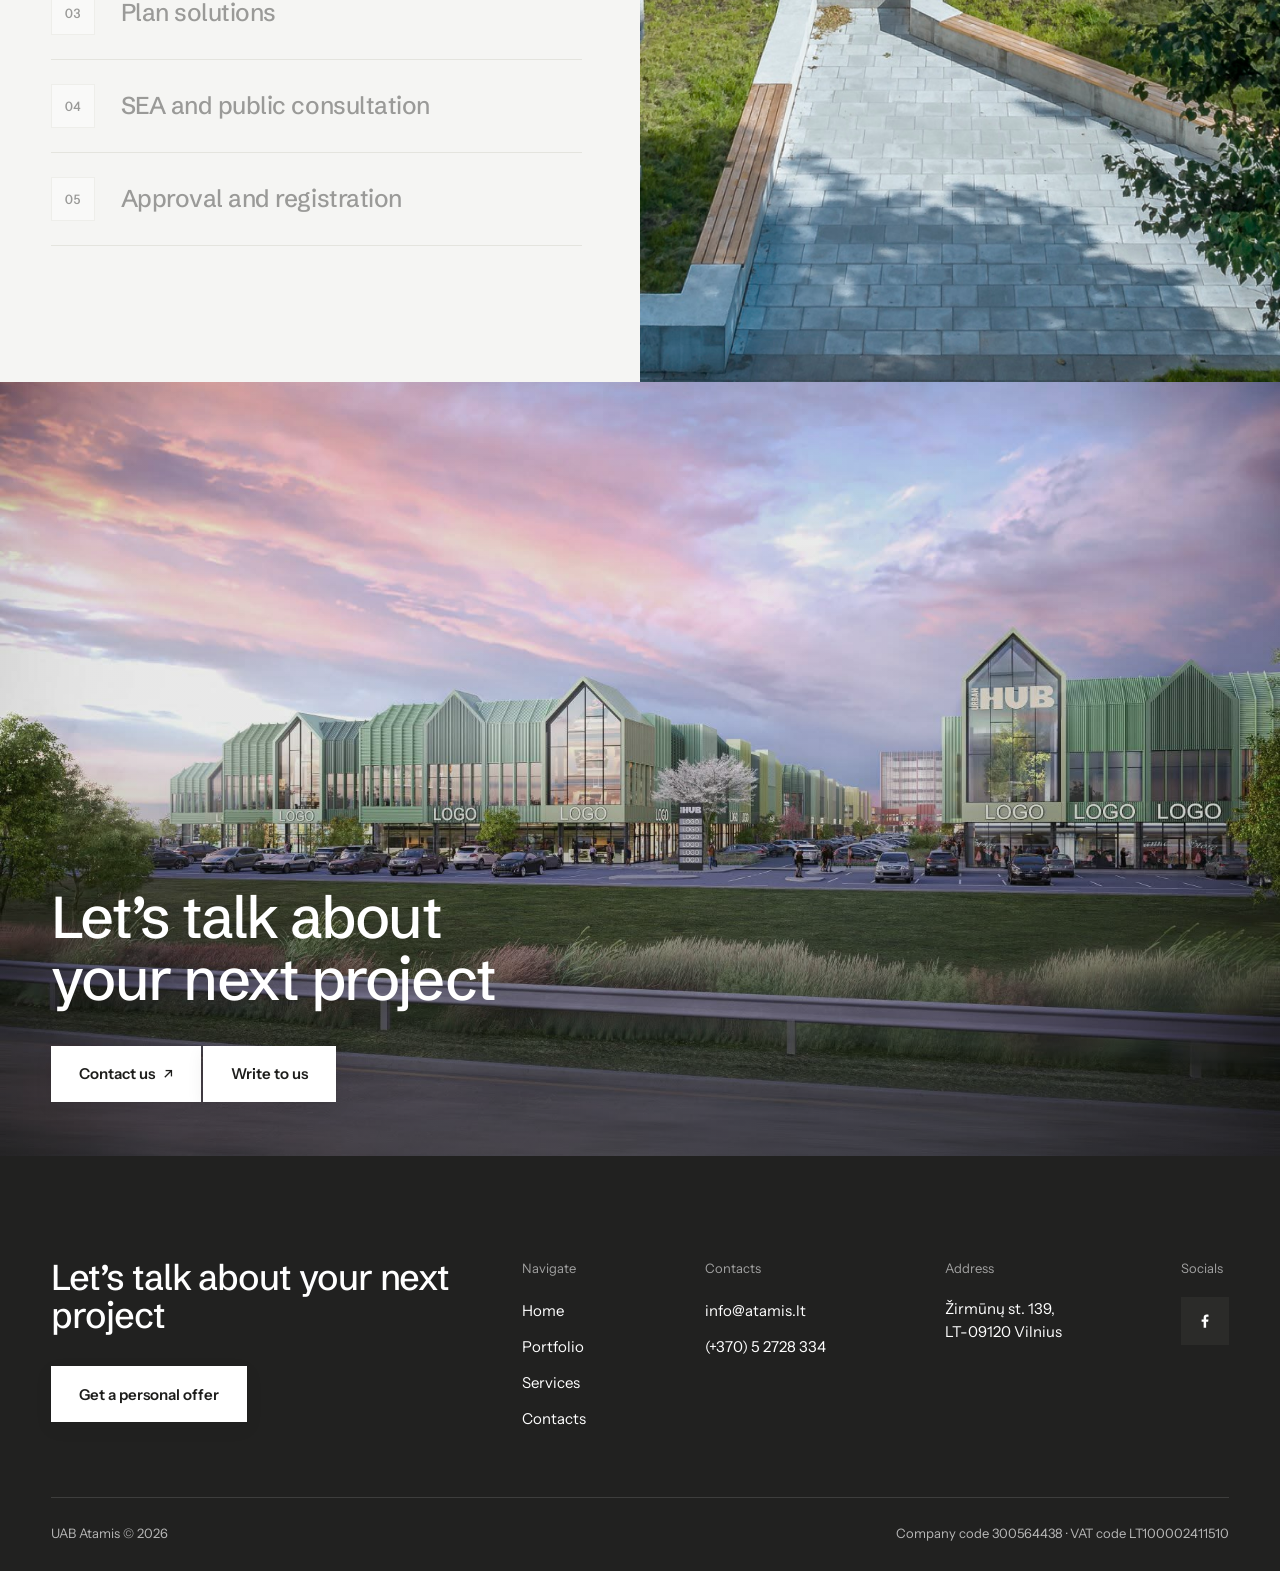
<file: bloom/paslaugos-teritoriju-planavimas.html>
<!DOCTYPE html>
<!-- Tone: gallery-calm minimalism (bloom3d.studio layout, Atamis brand) -->
<html lang="lt">
<head>
<meta charset="utf-8">
<meta name="viewport" content="width=device-width, initial-scale=1">
<title>Teritorijų planavimas — Atamis</title>
<meta name="description" content="UAB „Atamis“ teritorijų planavimo paslaugos: bendrieji ir detalieji planai, specialieji planai bei strateginio pasekmių aplinkai vertinimo (SPAV) dokumentai.">
<meta property="og:type" content="website">
<meta property="og:title" content="Teritorijų planavimas — Atamis">
<meta property="og:description" content="UAB „Atamis“ teritorijų planavimo paslaugos: bendrieji ir detalieji planai, specialieji planai bei strateginio pasekmių aplinkai vertinimo (SPAV) dokumentai.">
<!-- og:image kelias turi tapti absoliučiu URL deploy metu -->
<meta property="og:image" content="assets/img/drone/bio-city-aero.jpg">
<meta name="twitter:card" content="summary_large_image">
<link rel="preconnect" href="https://fonts.googleapis.com">
<link rel="preconnect" href="https://fonts.gstatic.com" crossorigin>
<link href="https://fonts.googleapis.com/css2?family=Schibsted+Grotesk:wght@500;600&family=Instrument+Sans:wght@400;500;600&display=swap" rel="stylesheet">
<link rel="stylesheet" href="styles.css">
</head>
<body>

<header class="site-header header-on-dark">
  <a class="brand" href="index.html" aria-label="Atamis — į pradžią" data-en-aria="Atamis — home">
    <img class="logo-dark" src="assets/img/atamis-logo.png" alt="Atamis">
    <img class="logo-light" src="assets/img/atamis-logo-white.png" alt="Atamis">
  </a>
  <div class="head-right">
    <button class="lang-btn" type="button" aria-label="Perjungti kalbą" data-en-aria="Switch language">EN</button>
    <button class="burger" type="button" aria-label="Atidaryti meniu" data-en-aria="Open menu">
      <span></span><span></span>
    </button>
  </div>
</header>

<div class="menu-overlay" role="dialog" aria-modal="true" aria-label="Meniu">
  <div class="menu-panel">
    <button class="menu-close" type="button" aria-label="Uždaryti meniu" data-en-aria="Close menu">
      <svg width="38" height="38" viewBox="0 0 38 38" fill="none" aria-hidden="true"><path d="M12 12l14 14M26 12L12 26" stroke="currentColor" stroke-width="1.6"/></svg>
    </button>
    <nav class="menu-nav">
      <a href="index.html" data-en="Home">Pagrindinis</a>
      <a href="projektai.html" data-en="Portfolio">Projektai</a>
      <div class="menu-sub">
        <button class="menu-sub-toggle" type="button">
          <span data-en="Services">Paslaugos</span>
          <svg class="chev" width="18" height="18" viewBox="0 0 18 18" fill="none" aria-hidden="true"><path d="M4 7l5 5 5-5" stroke="currentColor" stroke-width="1.6"/></svg>
        </button>
        <div class="menu-sub-list">
          <a href="paslaugos-architektura.html" data-en="Architecture">Architektūra</a>
          <a href="paslaugos-inzinerine-infrastruktura.html" data-en="Engineering infrastructure">Inžinerinė infrastruktūra</a>
          <a href="paslaugos-susisiekimo-komunikacijos.html" data-en="Transport infrastructure">Susisiekimo komunikacijos</a>
          <a href="paslaugos-teritoriju-planavimas.html" data-en="Territorial planning">Teritorijų planavimas</a>
          <a href="paslaugos-bim.html" data-en="BIM projects">BIM projektai</a>
        </div>
      </div>
      <a href="kontaktai.html" data-en="Contacts">Kontaktai</a>
    </nav>
    <div class="menu-cta">
      <p data-en="Let’s talk about your next project">Pakalbėkime apie jūsų projektą</p>
      <div class="row">
        <a class="btn btn-dark" href="kontaktai.html" data-en="Contact us">Susisiekti</a>
        <a class="btn" href="mailto:info@atamis.lt"><span data-en="Write to us">Rašyti laišką</span> <span class="arw">↗</span></a>
      </div>
    </div>
  </div>
</div>

<main>

  <!-- ===== Hero ===== -->
  <section class="hero hero-page" data-header="dark">
    <div class="hero-media">
      <img src="assets/img/drone/miesto-aikste.jpg" alt="Miesto aikštė prie upės iš viršaus" data-en-alt="Town square by the river from above">
    </div>
    <div class="hero-shade" aria-hidden="true"></div>
    <div class="hero-inner">
      <div class="hero-copy">
        <h1 class="t-hero" data-en="Territorial planning">Teritorijų planavimas</h1>
      </div>
    </div>
  </section>

  <!-- ===== Intro ===== -->
  <section class="stmt">
    <p class="t-intro stmt-center rv" style="max-width:44ch" data-en="Sustainable development and rational urbanisation — the first stage of every project.">Darni teritorijų plėtra ir racionali urbanizacija — pirmoji kiekvieno projekto stadija.</p>
  </section>

  <!-- ===== Gallery ===== -->
  <section class="duo">
    <figure class="ph rv">
      <img src="assets/img/projects/paneriu-planas.jpg" alt="Aukštųjų Panerių detalusis planas" data-en-alt="Aukštieji Paneriai detailed plan" loading="lazy">
    </figure>
    <figure class="ph rv">
      <img src="assets/img/projects/birstono-planas.jpg" alt="Birštono bendrojo plano korektūra" data-en-alt="Birštonas master plan revision" loading="lazy">
    </figure>
  </section>

  <!-- ===== Capabilities ===== -->
  <section class="faq">
    <h2 class="t-side rv" data-en="What we do">Ką darome</h2>
    <ul class="cap-list rv">
      <li data-en="Master plans and detailed plans">Bendrieji ir detalieji planai</li>
      <li data-en="Special plans: protected areas, cultural heritage, infrastructure">Specialieji planai: saugomų teritorijų, kultūros paveldo, infrastruktūros</li>
      <li data-en="Strategic environmental assessment (SEA) documents">Strateginio pasekmių aplinkai vertinimo (SPAV) dokumentai</li>
      <li data-en="Planning schemes, feasibility studies and digitisation">Planavimo schemos, galimybių studijos, skaitmenizavimas</li>
    </ul>
  </section>

  <!-- ===== Process ===== -->
  <section class="split">
    <div class="split-copy">
      <h2 class="t-side rv" data-en="Straight process, strong result">Aiškus procesas — tvirtas rezultatas</h2>
      <div class="nacc rv">
        <details open>
          <summary><span class="num">01</span><h3 data-en="Planning brief and analysis">Planavimo užduotis ir analizė</h3></summary>
          <div class="nacc-body"><p data-en="We discuss the planning goals, prepare the work programme and assess the territory’s context.">Aptariame planavimo tikslus, parengiame darbų programą, įvertiname teritorijos kontekstą.</p></div>
        </details>
        <details>
          <summary><span class="num">02</span><h3 data-en="Development concept">Koncepcija</h3></summary>
          <div class="nacc-body"><p data-en="We prepare the territory’s development concept and alternatives and align them with the client.">Parengiame teritorijos vystymo koncepciją bei alternatyvas ir suderiname jas su užsakovu.</p></div>
        </details>
        <details>
          <summary><span class="num">03</span><h3 data-en="Plan solutions">Sprendinių rengimas</h3></summary>
          <div class="nacc-body"><p data-en="We develop the plan’s solutions — from functional zones to infrastructure development.">Konkretizuojame plano sprendinius — nuo funkcinių zonų iki infrastruktūros plėtros.</p></div>
        </details>
        <details>
          <summary><span class="num">04</span><h3 data-en="SEA and public consultation">SPAV ir viešinimas</h3></summary>
          <div class="nacc-body"><p data-en="We carry out the strategic environmental assessment and present the solutions to the public.">Atliekame strateginį pasekmių aplinkai vertinimą ir pristatome sprendinius visuomenei.</p></div>
        </details>
        <details>
          <summary><span class="num">05</span><h3 data-en="Approval and registration">Derinimas ir tvirtinimas</h3></summary>
          <div class="nacc-body"><p data-en="We coordinate the plan with the institutions right up to its approval and registration.">Deriname planą su institucijomis iki pat jo patvirtinimo ir registravimo.</p></div>
        </details>
      </div>
    </div>
    <div class="split-media">
      <img src="assets/img/drone/kiemas-1.jpg" alt="Gyvenamojo kvartalo kiemas iš viršaus" data-en-alt="Residential courtyard from above" loading="lazy">
    </div>
  </section>

  <!-- ===== CTA band ===== -->
  <section class="band" data-header="dark">
    <div class="band-media" aria-hidden="true">
      <img src="assets/img/photos/hub-parkas.jpg" alt="" loading="lazy">
    </div>
    <div class="band-inner">
      <h2 class="t-hero rv" data-en="Let’s talk about your next project">Pakalbėkime apie jūsų projektą</h2>
      <div class="band-actions rv">
        <a class="btn" href="kontaktai.html"><span data-en="Contact us">Susisiekti</span> <span class="arw">↗</span></a>
        <a class="btn" href="mailto:info@atamis.lt" data-en="Write to us">Rašyti laišką</a>
      </div>
    </div>
  </section>

</main>

<!-- ===== Footer ===== -->
<footer class="site-footer" data-header="dark">
  <div class="foot-top">
    <div class="foot-cta">
      <h2 class="t-foot" data-en="Let’s talk about your next project">Pakalbėkime apie jūsų projektą</h2>
      <a class="btn" href="kontaktai.html" data-en="Get a personal offer">Gauti pasiūlymą</a>
    </div>
    <div class="foot-cols">
      <div class="foot-col">
        <p class="lab" data-en="Navigate">Naršymas</p>
        <ul>
          <li><a href="index.html" data-en="Home">Pagrindinis</a></li>
          <li><a href="projektai.html" data-en="Portfolio">Projektai</a></li>
          <li><a href="paslaugos-architektura.html" data-en="Services">Paslaugos</a></li>
          <li><a href="kontaktai.html" data-en="Contacts">Kontaktai</a></li>
        </ul>
      </div>
      <div class="foot-col">
        <p class="lab" data-en="Contacts">Kontaktai</p>
        <ul>
          <li><a href="mailto:info@atamis.lt">info@atamis.lt</a></li>
          <li><a href="tel:+37052728334">(+370) 5 2728 334</a></li>
        </ul>
      </div>
      <div class="foot-col">
        <p class="lab" data-en="Address">Adresas</p>
        <p data-en="Žirmūnų st. 139,<br>LT-09120 Vilnius">Žirmūnų g. 139,<br>LT-09120 Vilnius</p>
      </div>
      <div class="foot-col">
        <p class="lab" data-en="Socials">Socialiniai tinklai</p>
        <div class="soc-row">
          <a class="soc" href="https://www.facebook.com/AtamisLT" target="_blank" rel="noopener" aria-label="Atamis Facebook">
            <svg width="18" height="18" viewBox="0 0 24 24" fill="currentColor" aria-hidden="true"><path d="M13.5 21v-8h2.7l.4-3.1h-3.1V7.9c0-.9.25-1.5 1.55-1.5h1.65V3.6c-.3-.04-1.3-.12-2.45-.12-2.4 0-4.05 1.46-4.05 4.15v2.27H7.5V13h2.7v8h3.3z"/></svg>
          </a>
        </div>
      </div>
    </div>
  </div>
  <div class="foot-bottom">
    <p data-en="UAB Atamis © 2026">UAB „Atamis“ © 2026</p>
    <p data-en="Company code 300564438 · VAT code LT100002411510">Įmonės kodas 300564438 · PVM kodas LT100002411510</p>
  </div>
</footer>

<script src="site.js"></script>
</body>
</html>
</file>
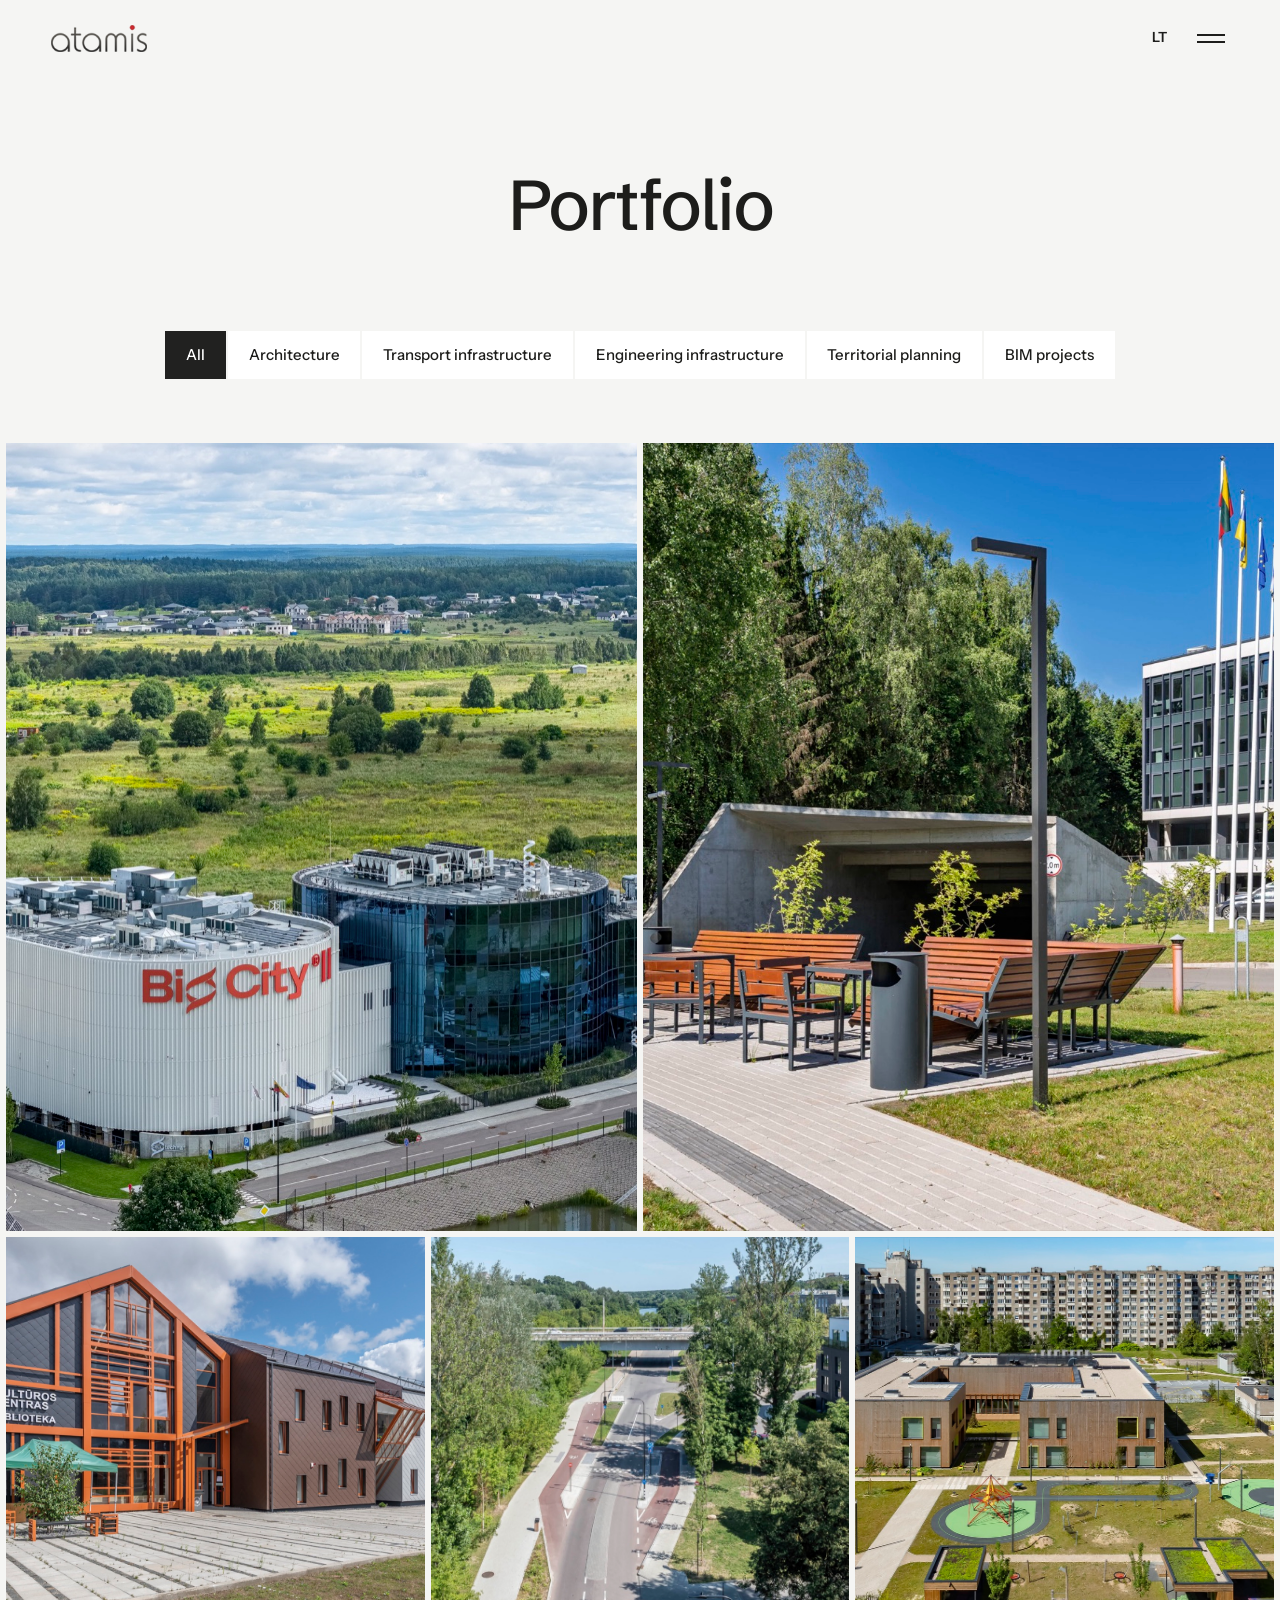
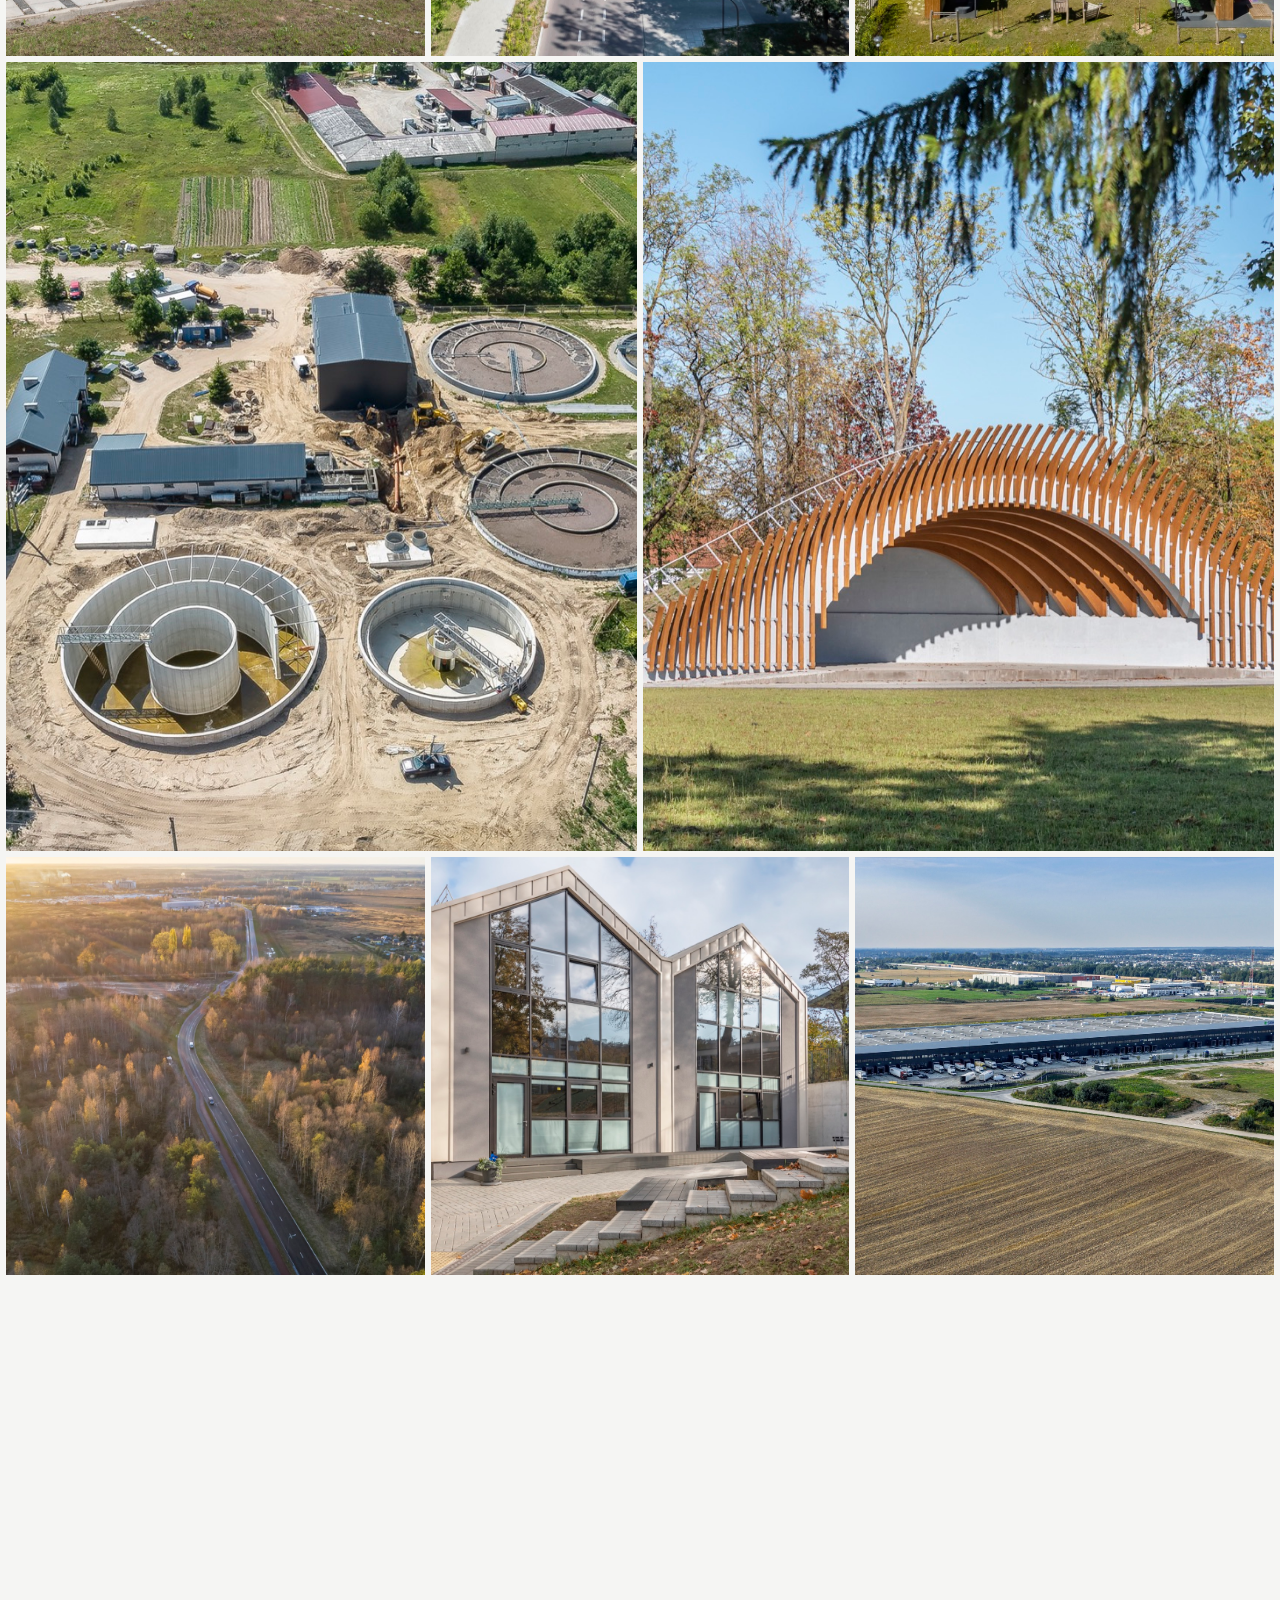
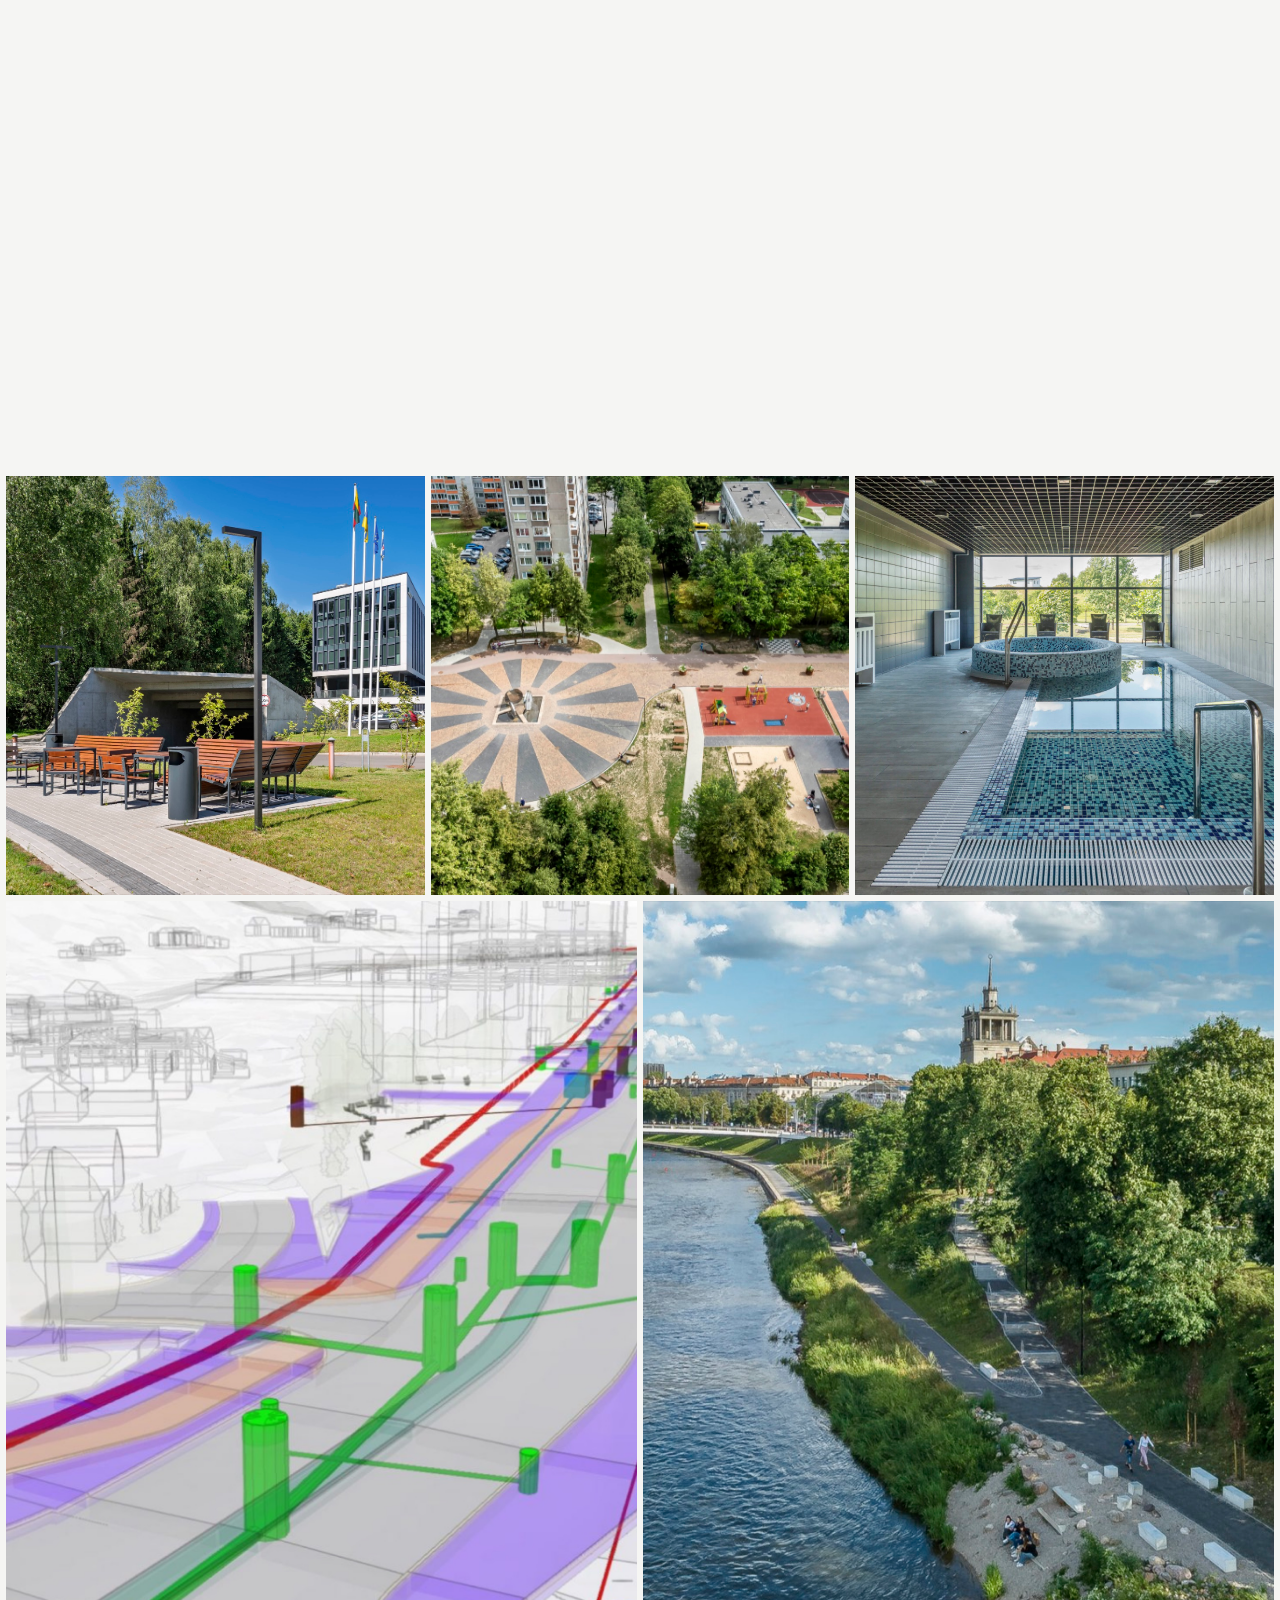
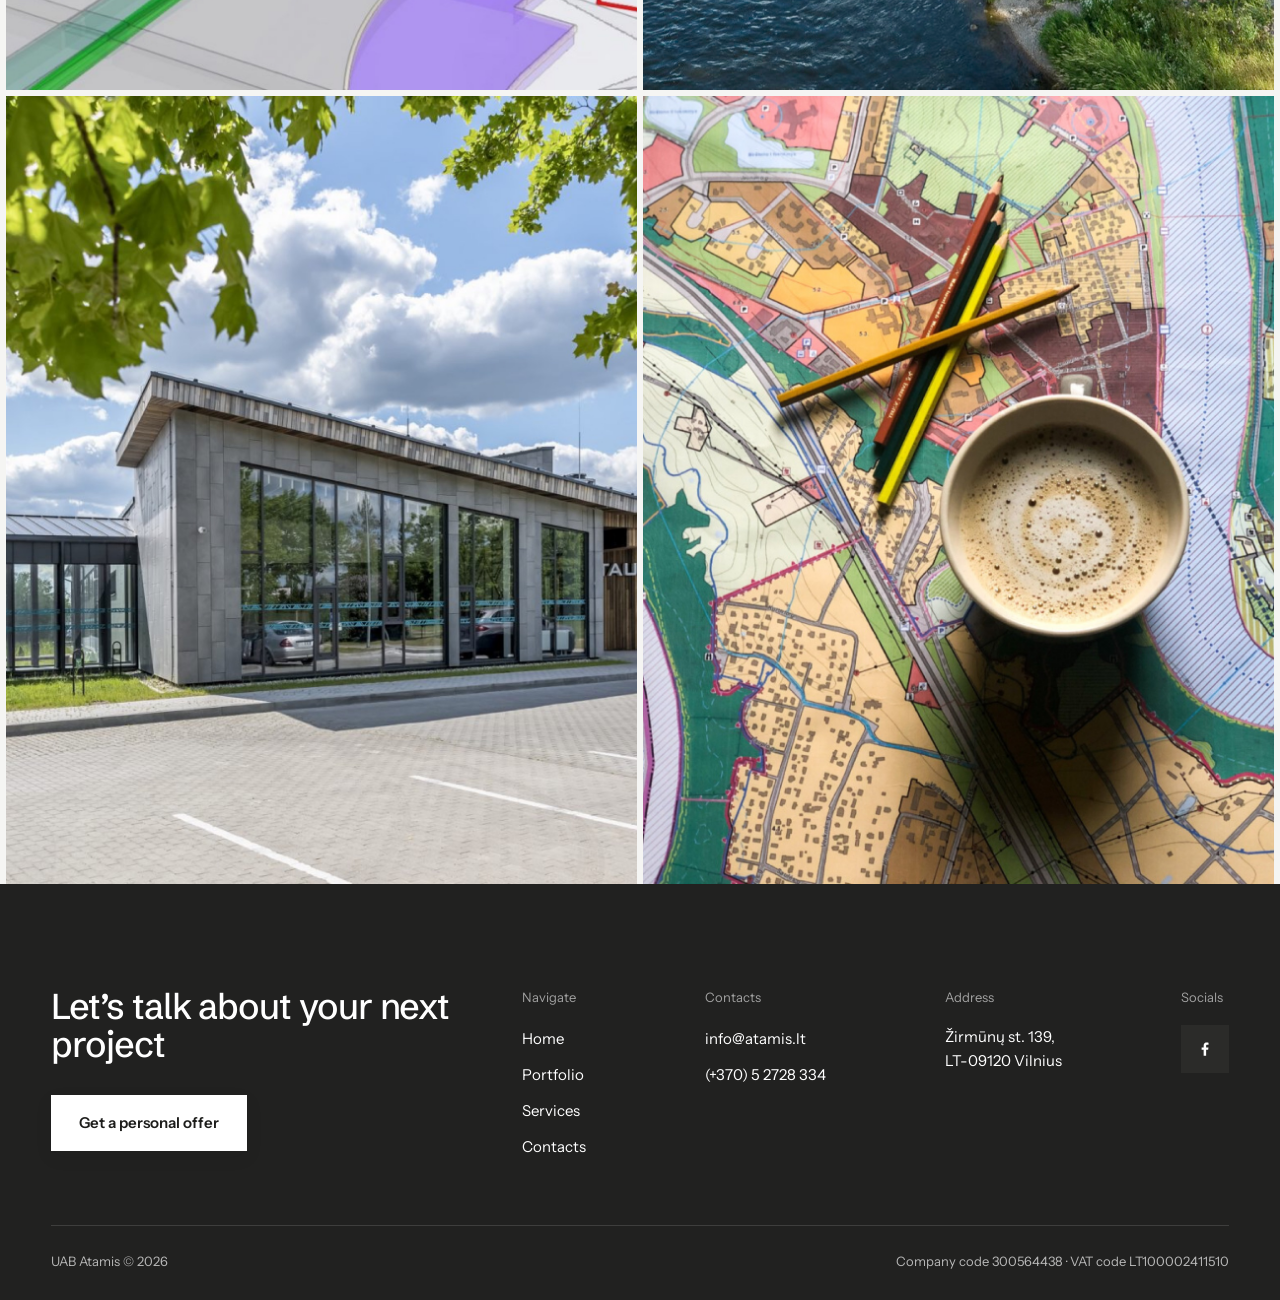
<file: bloom/projektai.html>
<!DOCTYPE html>
<!-- Tone: gallery-calm minimalism (bloom3d.studio layout, Atamis brand) -->
<html lang="lt">
<head>
<meta charset="utf-8">
<meta name="viewport" content="width=device-width, initial-scale=1">
<title>Projektai — Atamis</title>
<meta name="description" content="UAB „Atamis“ projektų portfolio — architektūra, susisiekimo komunikacijos, inžinerinė infrastruktūra, teritorijų planavimas ir BIM projektai.">
<meta property="og:type" content="website">
<meta property="og:title" content="Projektai — Atamis">
<meta property="og:description" content="UAB „Atamis“ projektų portfolio — architektūra, susisiekimo komunikacijos, inžinerinė infrastruktūra, teritorijų planavimas ir BIM projektai.">
<!-- og:image kelias turi tapti absoliučiu URL deploy metu -->
<meta property="og:image" content="assets/img/drone/bio-city-aero.jpg">
<meta name="twitter:card" content="summary_large_image">
<link rel="preconnect" href="https://fonts.googleapis.com">
<link rel="preconnect" href="https://fonts.gstatic.com" crossorigin>
<link href="https://fonts.googleapis.com/css2?family=Schibsted+Grotesk:wght@500;600&family=Instrument+Sans:wght@400;500;600&display=swap" rel="stylesheet">
<link rel="stylesheet" href="styles.css">
</head>
<body>

<header class="site-header">
  <a class="brand" href="index.html" aria-label="Atamis — į pradžią" data-en-aria="Atamis — home">
    <img class="logo-dark" src="assets/img/atamis-logo.png" alt="Atamis">
    <img class="logo-light" src="assets/img/atamis-logo-white.png" alt="Atamis">
  </a>
  <div class="head-right">
    <button class="lang-btn" type="button" aria-label="Perjungti kalbą" data-en-aria="Switch language">EN</button>
    <button class="burger" type="button" aria-label="Atidaryti meniu" data-en-aria="Open menu">
      <span></span><span></span>
    </button>
  </div>
</header>

<div class="menu-overlay" role="dialog" aria-modal="true" aria-label="Meniu">
  <div class="menu-panel">
    <button class="menu-close" type="button" aria-label="Uždaryti meniu" data-en-aria="Close menu">
      <svg width="38" height="38" viewBox="0 0 38 38" fill="none" aria-hidden="true"><path d="M12 12l14 14M26 12L12 26" stroke="currentColor" stroke-width="1.6"/></svg>
    </button>
    <nav class="menu-nav">
      <a href="index.html" data-en="Home">Pagrindinis</a>
      <a href="projektai.html" data-en="Portfolio">Projektai</a>
      <div class="menu-sub">
        <button class="menu-sub-toggle" type="button">
          <span data-en="Services">Paslaugos</span>
          <svg class="chev" width="18" height="18" viewBox="0 0 18 18" fill="none" aria-hidden="true"><path d="M4 7l5 5 5-5" stroke="currentColor" stroke-width="1.6"/></svg>
        </button>
        <div class="menu-sub-list">
          <a href="paslaugos-architektura.html" data-en="Architecture">Architektūra</a>
          <a href="paslaugos-inzinerine-infrastruktura.html" data-en="Engineering infrastructure">Inžinerinė infrastruktūra</a>
          <a href="paslaugos-susisiekimo-komunikacijos.html" data-en="Transport infrastructure">Susisiekimo komunikacijos</a>
          <a href="paslaugos-teritoriju-planavimas.html" data-en="Territorial planning">Teritorijų planavimas</a>
          <a href="paslaugos-bim.html" data-en="BIM projects">BIM projektai</a>
        </div>
      </div>
      <a href="kontaktai.html" data-en="Contacts">Kontaktai</a>
    </nav>
    <div class="menu-cta">
      <p data-en="Let’s talk about your next project">Pakalbėkime apie jūsų projektą</p>
      <div class="row">
        <a class="btn btn-dark" href="kontaktai.html" data-en="Contact us">Susisiekti</a>
        <a class="btn" href="mailto:info@atamis.lt"><span data-en="Write to us">Rašyti laišką</span> <span class="arw">↗</span></a>
      </div>
    </div>
  </div>
</div>

<main>

  <!-- ===== Page title ===== -->
  <section class="sec-head center" style="padding-top:10.5rem">
    <h1 class="t-sec rv" data-en="Portfolio">Projektai</h1>
  </section>

  <!-- ===== Filters ===== -->
  <div class="filters rv">
    <button class="chip active" type="button" data-cat="all" data-en="All">Visi</button>
    <button class="chip" type="button" data-cat="arch" data-en="Architecture">Architektūra</button>
    <button class="chip" type="button" data-cat="sus" data-en="Transport infrastructure">Susisiekimo komunikacijos</button>
    <button class="chip" type="button" data-cat="inz" data-en="Engineering infrastructure">Inžinerinė infrastruktūra</button>
    <button class="chip" type="button" data-cat="ter" data-en="Territorial planning">Teritorijų planavimas</button>
    <button class="chip" type="button" data-cat="bim" data-en="BIM projects">BIM projektai</button>
  </div>

  <!-- ===== Portfolio grid (JS re-chunks tiles into alternating 2/3-col rows) ===== -->
  <div class="pf-grid" data-portfolio>
    <figure class="ph rv" data-cat="arch">
      <img src="assets/img/projects/bio-city.jpg" alt="BIO CITY II" data-en-alt="BIO CITY II" loading="lazy">
      <span class="ph-cap"><strong data-en="BIO CITY II">BIO CITY II</strong><span data-en="Architecture">Architektūra</span></span>
    </figure>
    <figure class="ph rv" data-cat="arch|bim">
      <img src="assets/img/projects/policijos-komisariatas.jpg" alt="Vilniaus miesto policijos komisariatas" data-en-alt="Vilnius City Police Headquarters" loading="lazy">
      <span class="ph-cap"><strong data-en="Vilnius City Police Headquarters">Vilniaus miesto policijos komisariatas</strong><span data-en="Architecture · BIM">Architektūra · BIM</span></span>
    </figure>
    <figure class="ph rv" data-cat="arch">
      <img src="assets/img/projects/kulturos-centras.jpg" alt="Kultūros centras ir biblioteka" data-en-alt="Culture centre and library" loading="lazy">
      <span class="ph-cap"><strong data-en="Culture centre and library">Kultūros centras ir biblioteka</strong><span data-en="Architecture">Architektūra</span></span>
    </figure>
    <figure class="ph rv" data-cat="sus">
      <img src="assets/img/projects/neries-krantine.jpg" alt="Neries krantinių B atkarpa" data-en-alt="Neris embankment, section B" loading="lazy">
      <span class="ph-cap"><strong data-en="Neris embankment, section B">Neries krantinių B atkarpa</strong><span data-en="Transport infrastructure">Susisiekimo komunikacijos</span></span>
    </figure>
    <figure class="ph rv" data-cat="arch">
      <img src="assets/img/projects/vydunelio-darzelis.jpg" alt="Vaikų darželis „Vydūnėlis“" data-en-alt="Vydūnėlis kindergarten" loading="lazy">
      <span class="ph-cap"><strong data-en="Vydūnėlis kindergarten">Vaikų darželis „Vydūnėlis“</strong><span data-en="Architecture">Architektūra</span></span>
    </figure>
    <figure class="ph rv" data-cat="inz">
      <img src="assets/img/projects/svencioniu-valykla.jpg" alt="Švenčionių nuotekų valykla" data-en-alt="Švenčionys wastewater treatment plant" loading="lazy">
      <span class="ph-cap"><strong data-en="Švenčionys wastewater treatment plant">Švenčionių nuotekų valykla</strong><span data-en="Engineering infrastructure">Inžinerinė infrastruktūra</span></span>
    </figure>
    <figure class="ph rv" data-cat="arch">
      <img src="assets/img/projects/joniskelio-parkas.jpg" alt="Joniškėlio sodo parkas" data-en-alt="Joniškėlis garden park" loading="lazy">
      <span class="ph-cap"><strong data-en="Joniškėlis garden park">Joniškėlio sodo parkas</strong><span data-en="Architecture">Architektūra</span></span>
    </figure>
    <figure class="ph rv" data-cat="sus">
      <img src="assets/img/projects/panevezio-siaurine.jpg" alt="Panevėžio Šiaurinė gatvė" data-en-alt="Šiaurinė street, Panevėžys" loading="lazy">
      <span class="ph-cap"><strong data-en="Šiaurinė street, Panevėžys">Panevėžio Šiaurinė gatvė</strong><span data-en="Transport infrastructure">Susisiekimo komunikacijos</span></span>
    </figure>
    <figure class="ph rv" data-cat="arch">
      <img src="assets/img/projects/silo-mokykla.jpg" alt="Šilo mokykla Vilniuje" data-en-alt="Šilas school, Vilnius" loading="lazy">
      <span class="ph-cap"><strong data-en="Šilas school, Vilnius">Šilo mokykla Vilniuje</strong><span data-en="Architecture">Architektūra</span></span>
    </figure>
    <figure class="ph rv" data-cat="ter">
      <img src="assets/img/projects/paneriu-planas.jpg" alt="Aukštųjų Panerių detalusis planas" data-en-alt="Aukštieji Paneriai detailed plan" loading="lazy">
      <span class="ph-cap"><strong data-en="Aukštieji Paneriai detailed plan">Aukštųjų Panerių detalusis planas</strong><span data-en="Territorial planning">Teritorijų planavimas</span></span>
    </figure>
    <figure class="ph rv" data-cat="arch">
      <img src="assets/img/projects/taurages-progimnazija.jpg" alt="Tauragės Martyno Mažvydo progimnazija" data-en-alt="Martynas Mažvydas pre-gymnasium, Tauragė" loading="lazy">
      <span class="ph-cap"><strong data-en="Martynas Mažvydas pre-gymnasium, Tauragė">Tauragės Martyno Mažvydo progimnazija</strong><span data-en="Architecture">Architektūra</span></span>
    </figure>
    <figure class="ph rv" data-cat="inz">
      <img src="assets/img/projects/kupiskio-vandenys.jpg" alt="Kupiškio vandens gerinimo įrenginiai" data-en-alt="Kupiškis water treatment facilities" loading="lazy">
      <span class="ph-cap"><strong data-en="Kupiškis water treatment facilities">Kupiškio vandens gerinimo įrenginiai</strong><span data-en="Engineering infrastructure">Inžinerinė infrastruktūra</span></span>
    </figure>
    <figure class="ph rv" data-cat="arch|bim">
      <img src="assets/img/projects/vadovybes-departamentas.jpg" alt="Vadovybės apsaugos departamentas" data-en-alt="State Protection Department" loading="lazy">
      <span class="ph-cap"><strong data-en="State Protection Department">Vadovybės apsaugos departamentas</strong><span data-en="Architecture · BIM">Architektūra · BIM</span></span>
    </figure>
    <figure class="ph rv" data-cat="sus">
      <img src="assets/img/projects/dainu-takas.jpg" alt="Dainų takas ir jo prieigos" data-en-alt="Dainų walking path and its surroundings" loading="lazy">
      <span class="ph-cap"><strong data-en="Dainų walking path and its surroundings">Dainų takas ir jo prieigos</strong><span data-en="Transport infrastructure">Susisiekimo komunikacijos</span></span>
    </figure>
    <figure class="ph rv" data-cat="arch">
      <img src="assets/img/projects/telsiu-baseinas.jpg" alt="Plaukimo baseinas Telšiuose" data-en-alt="Telšiai swimming pool" loading="lazy">
      <span class="ph-cap"><strong data-en="Telšiai swimming pool">Plaukimo baseinas Telšiuose</strong><span data-en="Architecture">Architektūra</span></span>
    </figure>
    <figure class="ph rv" data-cat="inz|bim">
      <img src="assets/img/projects/paplaujos-bulvaras.jpg" alt="Paplaujos bulvaras" data-en-alt="Paplauja boulevard" loading="lazy">
      <span class="ph-cap"><strong data-en="Paplauja boulevard">Paplaujos bulvaras</strong><span data-en="Engineering infrastructure · BIM">Inžinerinė infrastruktūra · BIM</span></span>
    </figure>
    <figure class="ph rv" data-cat="sus">
      <img src="assets/img/projects/neries-kaire.jpg" alt="Kairės Neries krantinės atnaujinimas" data-en-alt="Left Neris embankment renewal" loading="lazy">
      <span class="ph-cap"><strong data-en="Left Neris embankment renewal">Kairės Neries krantinės atnaujinimas</strong><span data-en="Transport infrastructure">Susisiekimo komunikacijos</span></span>
    </figure>
    <figure class="ph rv" data-cat="arch">
      <img src="assets/img/projects/taurages-baseinas.jpg" alt="Tauragės baseinas" data-en-alt="Tauragė swimming pool" loading="lazy">
      <span class="ph-cap"><strong data-en="Tauragė swimming pool">Tauragės baseinas</strong><span data-en="Architecture">Architektūra</span></span>
    </figure>
    <figure class="ph rv" data-cat="ter">
      <img src="assets/img/projects/birstono-planas.jpg" alt="Birštono bendrojo plano korektūra" data-en-alt="Birštonas master plan revision" loading="lazy">
      <span class="ph-cap"><strong data-en="Birštonas master plan revision">Birštono bendrojo plano korektūra</strong><span data-en="Territorial planning">Teritorijų planavimas</span></span>
    </figure>
  </div>

</main>

<!-- ===== Footer ===== -->
<footer class="site-footer" data-header="dark">
  <div class="foot-top">
    <div class="foot-cta">
      <h2 class="t-foot" data-en="Let’s talk about your next project">Pakalbėkime apie jūsų projektą</h2>
      <a class="btn" href="kontaktai.html" data-en="Get a personal offer">Gauti pasiūlymą</a>
    </div>
    <div class="foot-cols">
      <div class="foot-col">
        <p class="lab" data-en="Navigate">Naršymas</p>
        <ul>
          <li><a href="index.html" data-en="Home">Pagrindinis</a></li>
          <li><a href="projektai.html" data-en="Portfolio">Projektai</a></li>
          <li><a href="paslaugos-architektura.html" data-en="Services">Paslaugos</a></li>
          <li><a href="kontaktai.html" data-en="Contacts">Kontaktai</a></li>
        </ul>
      </div>
      <div class="foot-col">
        <p class="lab" data-en="Contacts">Kontaktai</p>
        <ul>
          <li><a href="mailto:info@atamis.lt">info@atamis.lt</a></li>
          <li><a href="tel:+37052728334">(+370) 5 2728 334</a></li>
        </ul>
      </div>
      <div class="foot-col">
        <p class="lab" data-en="Address">Adresas</p>
        <p data-en="Žirmūnų st. 139,<br>LT-09120 Vilnius">Žirmūnų g. 139,<br>LT-09120 Vilnius</p>
      </div>
      <div class="foot-col">
        <p class="lab" data-en="Socials">Socialiniai tinklai</p>
        <div class="soc-row">
          <a class="soc" href="https://www.facebook.com/AtamisLT" target="_blank" rel="noopener" aria-label="Atamis Facebook">
            <svg width="18" height="18" viewBox="0 0 24 24" fill="currentColor" aria-hidden="true"><path d="M13.5 21v-8h2.7l.4-3.1h-3.1V7.9c0-.9.25-1.5 1.55-1.5h1.65V3.6c-.3-.04-1.3-.12-2.45-.12-2.4 0-4.05 1.46-4.05 4.15v2.27H7.5V13h2.7v8h3.3z"/></svg>
          </a>
        </div>
      </div>
    </div>
  </div>
  <div class="foot-bottom">
    <p data-en="UAB Atamis © 2026">UAB „Atamis“ © 2026</p>
    <p data-en="Company code 300564438 · VAT code LT100002411510">Įmonės kodas 300564438 · PVM kodas LT100002411510</p>
  </div>
</footer>

<script src="site.js"></script>
</body>
</html>
</file>
<file: bh/styles.css>
/* ============================================================
   ATAMIS — burohappold.com layout replica, Atamis brand
   Tone: institutional engineering consultancy — light, editorial,
   serif display (Merriweather) + geometric sans (Montserrat),
   black footer, brand-red accent rules (Atamis #B22D2F swaps BH lime).
   Original implementation — no vendor code reused.
   ============================================================ */

:root {
  --ink: #1a1a1a;
  --paper: #ffffff;
  --band: #f5f5f5;
  --beige: #e3e0d6;
  --accent: #b22d2f;            /* Atamis red — from the logo dot */
  --gray-dark: #585253;
  --gray-mid: #b3b3b3;
  --gray-soft: #ebebeb;
  --muted-blue: #8db9ca;
  --muted-green: #afc1a2;
  --muted-turquoise: #a0d2c9;
  --muted-lavender: #ddd7ff;
  --serif: 'Merriweather', Georgia, serif;
  --sans: 'Montserrat', 'Helvetica Neue', Arial, sans-serif;
  --r-top: 20px 20px 0 0;       /* signature top-only radius */
  --ease-out: cubic-bezier(0.22, 1, 0.36, 1);
  --limit: 1268px;
  --pad-x: 30px;
  --header-h: 112px;
}

/* ---------- reset-ish ---------- */
* { margin: 0; padding: 0; box-sizing: border-box; }
html { scroll-behavior: smooth; }
body {
  font-family: var(--sans);
  font-size: 16px;
  font-weight: 400;
  line-height: 1.5;
  color: var(--ink);
  background: var(--paper);
  -webkit-font-smoothing: antialiased;
  padding-top: var(--header-h);
}
img { display: block; max-width: 100%; }
a { color: inherit; text-decoration: none; }
ul, ol { list-style: none; }
button { font: inherit; color: inherit; background: none; border: 0; cursor: pointer; }
input { font: inherit; }
strong { font-weight: 600; }

.limit { max-width: var(--limit); margin: 0 auto; padding-left: var(--pad-x); padding-right: var(--pad-x); }
@media (min-width: 1360px) { .limit { padding-left: 0; padding-right: 0; } }

/* i18n — LT default; body.en shows EN spans */
.only-en { display: none; }
body.en .only-lt { display: none; }
body.en .only-en { display: inline; }

/* ---------- type ---------- */
.eyebrow {
  font: 500 15px/1.4 var(--sans);
  letter-spacing: 0.08em;
  text-transform: uppercase;
}
.sec-heading {
  font: 400 clamp(28px, 3vw, 42px)/1.25 var(--serif);
  letter-spacing: -0.01em;
  margin-top: 8px;
}
.page-title {
  font: 500 clamp(34px, 4vw, 54px)/1.15 var(--sans);
  letter-spacing: -0.02em;
}
.page-title::after {
  content: '';
  display: block;
  width: 30px;
  height: 5px;
  margin-top: 14px;
  background: var(--accent);
}

/* ---------- header ---------- */
.site-header {
  position: fixed;
  inset: 0 0 auto 0;
  z-index: 100;
  background: var(--paper);
  transform: translateY(0);
  transition: transform 0.35s var(--ease-out), box-shadow 0.35s;
}
.site-header.sleep { transform: translateY(-100%); }
.site-header.scrolled { box-shadow: 0 1px 3px rgba(0, 0, 0, 0.09); }
.header-row {
  display: flex;
  align-items: center;
  justify-content: space-between;
  height: var(--header-h);
}
.logo { display: inline-block; }
.logo .logo-stack {
  display: flex;
  flex-direction: column;
  gap: 7px;
  width: 172px;
}
.logo .logo-stack::before,
.logo .logo-stack::after {
  content: '';
  height: 3px;
  background: var(--accent);
}
.logo img { width: 100%; height: auto; }
.header-tools { display: flex; align-items: center; gap: 34px; }
.tool-btn {
  display: inline-flex;
  align-items: center;
  gap: 12px;
  font: 500 17px/1 var(--sans);
  padding: 4px 2px;
}
.tool-btn svg { display: block; }
.tool-btn:hover { opacity: 0.65; }
.tool-btn:focus-visible, a:focus-visible, button:focus-visible, input:focus-visible {
  outline: 2px solid var(--accent);
  outline-offset: 3px;
}
.tool-btn:active { transform: translateY(1px); }
.lang-btn { font-weight: 500; letter-spacing: 0.04em; }
.burger { display: inline-flex; flex-direction: column; gap: 5px; width: 26px; }
.burger span { height: 3px; background: var(--ink); border-radius: 2px; }

/* ---------- menu overlay ---------- */
.menu-overlay, .search-overlay {
  position: fixed;
  inset: 0;
  z-index: 200;
  visibility: hidden;
  pointer-events: none;
}
.menu-overlay.open, .search-overlay.open { visibility: visible; pointer-events: auto; }
.menu-panel-light {
  position: absolute;
  inset: 0 60% 0 0;
  background: var(--paper);
  padding: 40px 48px;
  display: flex;
  flex-direction: column;
  justify-content: space-between;
  transform: translateY(-101%);
  transition: transform 0.45s var(--ease-out);
}
.menu-panel-dark {
  position: absolute;
  inset: 0 0 0 40%;
  background: #000;
  color: #fff;
  padding: 100px 72px 56px;
  display: flex;
  flex-direction: column;
  transform: translateX(101%);
  transition: transform 0.45s var(--ease-out) 0.06s;
}
.menu-overlay.open .menu-panel-light { transform: translateY(0); }
.menu-overlay.open .menu-panel-dark { transform: translateX(0); }
.menu-blurb { max-width: 340px; font-size: 15px; line-height: 1.7; color: var(--gray-dark); }
.menu-blurb a { border-bottom: 2px solid var(--accent); }
.menu-links { display: flex; flex-direction: column; align-items: flex-end; gap: 22px; margin: auto 0; }
.menu-links a {
  position: relative;
  font: 500 clamp(24px, 2.4vw, 30px)/1.2 var(--sans);
  padding-bottom: 8px;
}
.menu-links a::after {
  content: '';
  position: absolute;
  left: 0;
  bottom: 0;
  width: 15px;
  height: 5px;
  background: var(--accent);
  opacity: 0;
  transform: translateX(0);
  transition: transform 0.25s ease-in-out, opacity 0.2s;
}
.menu-links a:hover::after, .menu-links a:focus-visible::after { opacity: 1; transform: translateX(calc(100% + 12px)); }
.menu-links a:active { opacity: 0.7; }
.menu-close, .search-close {
  position: absolute;
  top: 28px;
  right: 40px;
  font-size: 44px;
  line-height: 1;
  color: #fff;
  font-weight: 300;
}
.menu-close:hover, .search-close:hover { opacity: 0.65; }
.menu-close:active, .search-close:active { transform: scale(0.94); }
.menu-meta { display: flex; flex-direction: column; gap: 6px; font-size: 15px; color: #b3b3b3; }
.menu-meta a:hover { color: #fff; }

/* ---------- search overlay ---------- */
.search-overlay { background: rgba(0, 0, 0, 0.94); opacity: 0; transition: opacity 0.3s; }
.search-overlay.open { opacity: 1; }
.search-inner { max-width: 820px; margin: 26vh auto 0; padding: 0 30px; color: #fff; }
.search-inner label { display: block; font: 500 15px/1 var(--sans); letter-spacing: 0.08em; text-transform: uppercase; color: var(--gray-mid); margin-bottom: 18px; }
.search-input {
  width: 100%;
  background: transparent;
  border: 0;
  border-bottom: 3px solid var(--accent);
  color: #fff;
  font: 400 clamp(26px, 3.4vw, 44px)/1.3 var(--serif);
  padding: 6px 2px 14px;
}
.search-input::placeholder { color: #6f6f6f; }
.search-input:focus { outline: none; }
.search-hint { margin-top: 20px; font-size: 15px; color: var(--gray-mid); }

/* ---------- hero carousel (home) ---------- */
.hero-wrap { padding: 40px 0 70px; }
.hero-cap { display: grid; grid-template-columns: 115px 1fr auto; align-items: end; column-gap: 0; margin-bottom: 34px; }
.hero-num { grid-column: 1; align-self: start; font: 500 18px/1 var(--sans); padding-top: 10px; }
.hero-cap-main { grid-column: 2; max-width: 880px; }
.hero-eyebrow { display: block; overflow: hidden; }
.hero-eyebrow span { display: inline-block; font: 500 16px/1.5 var(--sans); letter-spacing: 0.05em; text-transform: uppercase; }
.hero-line { display: block; overflow: hidden; }
.hero-line span { display: inline-block; font: 400 clamp(26px, calc(2.6vw + 1rem), 58px)/1.16 var(--serif); letter-spacing: -0.01em; }
.hero-cta { grid-column: 3; display: inline-flex; align-items: center; gap: 14px; font: 500 21px/1 var(--sans); padding-bottom: 10px; white-space: nowrap; }
.hero-cta .arr, .cta-arrow { transition: transform 0.2s var(--ease-out); }
.hero-cta:hover .arr { transform: translateX(6px); }
.hero-cta:active { opacity: 0.7; }
/* masked line reveal */
.hero-eyebrow span, .hero-line span { transform: translateY(115%); transition: transform 0.9s var(--ease-out); }
.hc-slide.active .hero-eyebrow span { transition-delay: 0.1s; }
.hc-slide.active .hero-line span { transition-delay: 0.18s; }
.hc-slide.active .hero-eyebrow span, .hc-slide.active .hero-line span { transform: translateY(0); }

.hc-stage { position: relative; }
.hc-media {
  position: relative;
  aspect-ratio: 2 / 1;
  border-radius: var(--r-top);
  overflow: hidden;
  transform: translateZ(0);
}
.hc-media img {
  position: absolute;
  inset: 0;
  width: 100%;
  height: 100%;
  object-fit: cover;
  opacity: 0;
  transition: opacity 1s ease;
}
.hc-media img.active { opacity: 1; }
.hc-slide { position: absolute; inset: 0; visibility: hidden; }
.hc-slide.active { position: relative; visibility: visible; }
.hc-nav {
  position: absolute;
  top: 0;
  right: 0;
  z-index: 5;
  display: flex;
  flex-direction: column;
  border-radius: 0 20px 0 0;
  overflow: hidden;
}
.hc-nav button {
  width: 44px;
  height: 44px;
  display: grid;
  place-items: center;
  font: 500 15px/1 var(--sans);
}
.hc-arrow { background: rgba(0, 0, 0, 0.5); color: #fff; }
.hc-arrow:hover { background: rgba(0, 0, 0, 0.75); }
.hc-page { background: rgba(255, 255, 255, 0.55); color: #1a1a1a; }
.hc-page:hover { background: rgba(255, 255, 255, 0.8); }
.hc-page.active { background: #fff; font-weight: 700; }
.hc-nav button:active { opacity: 0.8; }

/* scroll-down affordance */
.scroll-down { display: flex; justify-content: center; padding: 34px 0 0; }
.scroll-down a {
  width: 34px; height: 56px;
  border: 2px solid var(--gray-mid);
  border-radius: 20px;
  display: flex;
  justify-content: center;
  padding-top: 10px;
}
.scroll-down a::after { content: ''; width: 4px; height: 10px; border-radius: 2px; background: var(--accent); animation: drip 1.8s var(--ease-out) infinite; }
.scroll-down a:hover { border-color: var(--ink); }
@keyframes drip { 0% { transform: translateY(0); opacity: 1; } 70% { transform: translateY(16px); opacity: 0; } 100% { transform: translateY(0); opacity: 0; } }

/* ---------- intro statement band ---------- */
.intro-band { background: var(--band); padding: clamp(70px, 9vw, 120px) 0; }
.intro-band p {
  font: 500 clamp(23px, 2.5vw, 36px)/1.55 var(--sans);
  max-width: 760px;
  margin-left: clamp(0px, 17vw, 245px);
}

/* ---------- content sections ---------- */
.section { padding: clamp(48px, 5.5vw, 80px) 0; }
.section-head { display: flex; align-items: flex-end; justify-content: space-between; gap: 24px; margin-bottom: clamp(28px, 4vw, 56px); }
.section-link { display: inline-flex; align-items: center; gap: 12px; font: 500 17px/1 var(--sans); padding-bottom: 6px; white-space: nowrap; }
.section-link:hover .cta-arrow { transform: translateX(6px); }
.section-link:active { opacity: 0.7; }

/* card grid (articles / disciplines / listing pages) */
.card-grid { display: grid; grid-template-columns: repeat(3, minmax(0, 1fr)); column-gap: 32px; row-gap: 52px; }
.card-grid.cols-4 { grid-template-columns: repeat(4, minmax(0, 1fr)); }
.tile { display: block; }
.tile-media {
  display: block; /* spans are inline — aspect-ratio needs a block box */
  aspect-ratio: 1.5 / 1;
  border-radius: var(--r-top);
  overflow: hidden;
  transform: translateZ(0);
  position: relative;
}
.tile-media img { width: 100%; height: 100%; object-fit: cover; transition: transform 0.45s var(--ease-out); }
.tile:hover .tile-media img, .tile:focus-visible .tile-media img { transform: scale(1.04); }
.tile:active .tile-media img { transform: scale(1.01); }
.tile-media.tint { display: grid; align-content: end; padding: 18px 20px; }
.tile-media.tint .tint-label { font: 500 13px/1.4 var(--sans); letter-spacing: 0.09em; text-transform: uppercase; color: rgba(0, 0, 0, 0.66); }
.tile-title { font: 400 clamp(17px, calc(1.1vw + 0.55rem), 25px)/1.5 var(--serif); margin-top: 16px; }
.tile-sub { font: 500 13px/1.4 var(--sans); letter-spacing: 0.07em; text-transform: uppercase; color: var(--gray-dark); margin-top: 8px; }

/* ---------- expanding projects carousel ---------- */
.xc-viewport { overflow: hidden; contain: layout; }
.xc-track { display: flex; gap: 12px; transition: transform 0.9s var(--ease-out); }
.xc-unit { flex: 0 0 auto; }
.xc-num { font: 500 17px/1 var(--sans); margin-bottom: 16px; }
.xc-body { display: flex; height: clamp(320px, 36vw, 495px); }
/* NOTE: width transition is the one deliberate layout-animation exception —
   it IS the component (BH "expanding carousel"); fires once per 8s, contained. */
.xc-media { width: clamp(190px, 22vw, 307px); border-radius: var(--r-top); overflow: hidden; transition: width 0.9s var(--ease-out); }
.xc-media img { width: 100%; height: 100%; object-fit: cover; }
.xc-unit.active .xc-media { width: clamp(300px, 40vw, 565px); }
.xc-panel {
  width: 0;
  opacity: 0;
  overflow: hidden;
  display: flex;
  flex-direction: column;
  justify-content: space-between;
  transition: width 0.9s var(--ease-out), opacity 0.6s ease 0.15s;
}
.xc-unit.active .xc-panel { width: clamp(200px, 20vw, 278px); opacity: 1; }
.xc-panel-inner { padding: 26px 24px; display: flex; flex-direction: column; gap: 14px; height: 100%; min-width: 200px; }
.xc-title { font: 400 clamp(19px, 1.6vw, 26px)/1.3 var(--serif); }
.xc-desc { font: 400 14px/1.6 var(--sans); }
.xc-cta { margin-top: auto; font: 500 13px/1 var(--sans); letter-spacing: 0.08em; text-transform: uppercase; display: inline-flex; gap: 10px; align-items: center; }
.xc-cta:hover .cta-arrow { transform: translateX(6px); }
.xc-arrows { display: flex; justify-content: flex-end; gap: 34px; padding: 40px 4px 0; }
.xc-arrows button, .em-arrows button { font-size: 30px; line-height: 1; color: var(--ink); transition: transform 0.2s var(--ease-out), opacity 0.2s; }
.xc-arrows button:hover, .em-arrows button:hover { transform: translateX(3px); }
.xc-arrows button.prev:hover, .em-arrows button.prev:hover { transform: translateX(-3px); }
.xc-arrows button:disabled, .em-arrows button:disabled { opacity: 0.3; cursor: default; transform: none; }
.xc-arrows button:active, .em-arrows button:active { opacity: 0.6; }

/* ---------- footer ---------- */
.site-footer { background: #000; color: #fff; padding: clamp(80px, 10vw, 145px) 0 90px; margin-top: clamp(48px, 5.5vw, 80px); }
.footer-cols { display: grid; grid-template-columns: repeat(4, 1fr); gap: 40px 32px; }
.footer-cols h4 { font: 500 clamp(20px, 1.8vw, 24px)/1.3 var(--sans); margin-bottom: 30px; }
.footer-cols li { margin-bottom: 20px; }
.footer-cols a, .footer-plain { position: relative; font: 400 16px/1.5 var(--sans); color: #fff; padding-bottom: 4px; }
.footer-cols a::after {
  content: '';
  position: absolute;
  left: 0;
  bottom: 0;
  height: 3px;
  width: 100%;
  background: var(--accent);
  transform: scaleX(0);
  transform-origin: left;
  transition: transform 0.25s var(--ease-out);
}
.footer-cols a:hover::after, .footer-cols a:focus-visible::after { transform: scaleX(1); }
.footer-cols a:active { opacity: 0.75; }
.footer-plain { color: #b3b3b3; display: block; }
.social-row { display: flex; gap: 22px; }
.social-row a { padding-bottom: 0; }
.social-row a::after { display: none; }
.social-row svg { width: 30px; height: 30px; fill: #fff; transition: opacity 0.2s, transform 0.2s var(--ease-out); }
.social-row a:hover svg { opacity: 0.7; transform: translateY(-2px); }
.footer-base { display: flex; align-items: center; justify-content: space-between; gap: 24px; margin-top: clamp(60px, 8vw, 110px); }
.footer-base .logo-stack { display: flex; flex-direction: column; gap: 7px; width: 190px; }
.footer-base .logo-stack::before, .footer-base .logo-stack::after { content: ''; height: 3px; background: var(--accent); }
.footer-base img { width: 100%; height: auto; }
.footer-copy { font: 500 16px/1 var(--sans); }

/* ---------- listing pages (projektai / paslaugos) ---------- */
.listing-head { padding: clamp(36px, 5vw, 64px) 0 0; }
.search-row { display: flex; margin-top: clamp(28px, 4vw, 48px); }
.listing-search {
  flex: 1;
  background: var(--gray-soft);
  border: 0;
  height: 72px;
  padding: 0 30px;
  font: 400 clamp(17px, 1.6vw, 23px)/1 var(--sans);
  color: var(--ink);
}
.listing-search::placeholder { color: #8a8a8a; }
.listing-search:focus { outline: 2px solid var(--accent); outline-offset: -2px; }
.filter-btn {
  display: inline-flex;
  align-items: center;
  gap: 16px;
  background: #000;
  color: #fff;
  font: 600 17px/1 var(--sans);
  padding: 0 30px;
  height: 72px;
}
.filter-btn:hover { background: #262626; }
.filter-btn:active { transform: translateY(1px); }
.filter-chips { display: flex; flex-wrap: wrap; gap: 12px; padding: 24px 0 0; }
.filter-chips[hidden] { display: none; }
.chip {
  font: 500 14px/1 var(--sans);
  padding: 11px 18px;
  border: 1px solid var(--gray-mid);
  border-radius: 50px;
  transition: transform 0.15s var(--ease-out);
}
.chip:hover { border-color: var(--ink); transform: translateY(-1px); }
.chip:active { transform: translateY(0); }
.chip.active { background: #000; border-color: #000; color: #fff; }
.results-meta { font: 400 14px/1 var(--sans); color: var(--gray-dark); padding: 26px 0 14px; border-bottom: 1px solid #e2e2e2; margin-bottom: 44px; }
.pagination { display: flex; justify-content: flex-end; align-items: center; gap: 26px; padding: 64px 4px 0; font: 500 17px/1 var(--sans); }
.pagination button { padding: 4px 2px 8px; position: relative; }
.pagination button.active::after { content: ''; position: absolute; left: 0; right: 0; bottom: 0; height: 3px; background: var(--accent); }
.pagination button:hover { opacity: 0.65; }
.pagination button:active { transform: translateY(1px); }

/* ---------- about page ---------- */
.about-hero { position: relative; height: calc(92vh - var(--header-h)); min-height: 480px; overflow: hidden; }
.about-hero img { width: 100%; height: 100%; object-fit: cover; }
.about-hero::after { content: ''; position: absolute; inset: 0; background: rgba(0, 0, 0, 0.45); }
.about-hero h1 {
  position: absolute;
  inset: 0;
  z-index: 2;
  display: grid;
  place-items: center;
  color: #fff;
  font: 300 clamp(44px, 7vw, 92px)/1.1 var(--sans);
  letter-spacing: -0.01em;
}
.statement-panel { min-height: 92vh; display: grid; place-items: center; text-align: center; padding: 90px 30px; }
.statement-panel.beige { background: var(--beige); color: var(--ink); }
.statement-panel.black { background: #000; color: #fff; }
.statement-panel h2 { font: 400 clamp(40px, 5vw, 64px)/1.15 var(--serif); }
.statement-panel p { font: 500 clamp(19px, 2vw, 27px)/1.55 var(--sans); max-width: 880px; margin: 26px auto 0; }

/* values — sticky split, scroll-driven */
.values-scroll { height: 400vh; position: relative; }
.values-sticky { position: sticky; top: 0; height: 100vh; display: grid; grid-template-columns: 1fr 1fr; overflow: hidden; }
.values-left { background: var(--paper); display: flex; flex-direction: column; justify-content: center; padding: 0 clamp(30px, 5vw, 86px); }
.values-left .eyebrow { font-family: var(--serif); text-transform: none; letter-spacing: 0; font-size: 20px; margin-bottom: 34px; }
.value-word {
  font: 400 clamp(34px, 3.6vw, 52px)/1.15 var(--serif);
  color: var(--gray-mid);
  margin-bottom: 30px;
  transition: color 0.4s ease;
  text-align: left;
}
.value-word.active { color: var(--ink); }
.values-right { position: relative; }
.value-panel {
  position: absolute;
  inset: 0;
  display: flex;
  align-items: center;
  padding: 0 clamp(30px, 5.5vw, 88px);
  opacity: 0;
  transition: opacity 0.5s ease;
}
.value-panel.active { opacity: 1; }
.value-panel p { font: 500 clamp(19px, 1.9vw, 26px)/1.6 var(--sans); max-width: 520px; }

/* quote band */
.quote-band { background: #f0f0f0; padding: clamp(70px, 9vw, 130px) 0; }
.quote-grid { display: grid; grid-template-columns: 5fr 7fr; gap: clamp(36px, 6vw, 96px); }
.quote-mark { font: 700 110px/0.4 var(--serif); color: var(--ink); display: block; padding: 28px 0 30px; }
.quote-text { font: 400 clamp(19px, 1.7vw, 24px)/1.6 var(--serif); }
.quote-attr { display: flex; align-items: center; gap: 16px; margin-top: 34px; font: 500 italic 16px/1 var(--sans); }
.quote-attr::before { content: ''; width: 44px; height: 2px; background: var(--ink); }
.quote-body p { font: 400 clamp(17px, 1.5vw, 21px)/1.65 var(--sans); margin-bottom: 26px; }
.quote-body p:last-child { margin-bottom: 0; }

/* stats (leadership slot) */
.stats-grid { display: grid; grid-template-columns: repeat(4, 1fr); gap: 32px; }
.stat-num { font: 400 clamp(40px, 4vw, 60px)/1.1 var(--serif); font-variant-numeric: tabular-nums; }
.stat-num small { font: 400 0.45em/1 var(--serif); }
.stat-label { font: 500 15px/1.5 var(--sans); color: var(--gray-dark); margin-top: 12px; }
.stat-item { border-top: 3px solid var(--accent); padding-top: 22px; }

/* explore-more carousel */
.em-viewport { overflow: hidden; }
.em-track { display: flex; gap: 26px; transition: transform 0.7s var(--ease-out); }
.em-card { flex: 0 0 calc((100% - 78px) / 4); }
.em-card .em-img { aspect-ratio: 1.24 / 1; overflow: hidden; border-radius: var(--r-top); }
.em-card img { width: 100%; height: 100%; object-fit: cover; transition: transform 0.45s var(--ease-out); }
.em-card:hover img { transform: scale(1.04); }
.em-caption { background: var(--beige); padding: 20px 22px 24px; font: 400 clamp(18px, 1.6vw, 24px)/1.3 var(--serif); }
.em-arrows { display: flex; justify-content: flex-end; gap: 34px; padding: 44px 4px 0; }

/* ---------- kontaktai (offices) ---------- */
.tab-nav { border-top: 1px solid #e2e2e2; border-bottom: 1px solid #e2e2e2; margin-top: clamp(30px, 4.5vw, 56px); position: sticky; top: var(--header-h); background: var(--paper); z-index: 40; transition: top 0.35s var(--ease-out); }
.site-header.sleep ~ main .tab-nav { top: 0; }
.tab-nav ul { display: flex; gap: clamp(24px, 4vw, 56px); overflow-x: auto; }
.tab-nav a { display: inline-block; position: relative; font: 500 16px/1 var(--sans); padding: 22px 2px; white-space: nowrap; }
.tab-nav a::after { content: ''; position: absolute; left: 0; bottom: 0; width: 34px; height: 4px; background: var(--accent); transform: scaleX(0); transform-origin: left; transition: transform 0.25s var(--ease-out); }
.tab-nav a.active::after, .tab-nav a:hover::after { transform: scaleX(1); }
.band { padding: clamp(56px, 7vw, 96px) 0; }
.band.gray { background: var(--band); }
.office-card .tile-media { aspect-ratio: 1.5 / 1; }
.office-title { font: 400 clamp(22px, 2vw, 30px)/1.35 var(--serif); margin-top: 18px; }
.office-lines { margin-top: 12px; display: flex; flex-direction: column; gap: 6px; font: 400 15px/1.6 var(--sans); color: var(--gray-dark); }
.office-lines a { border-bottom: 1px solid transparent; }
.office-lines a:hover { border-bottom-color: var(--accent); color: var(--ink); }
.def-list { display: grid; grid-template-columns: repeat(3, 1fr); gap: 32px; }
.def-item h3 { font: 500 15px/1.4 var(--sans); letter-spacing: 0.07em; text-transform: uppercase; color: var(--gray-dark); margin-bottom: 10px; }
.def-item p { font: 400 17px/1.7 var(--sans); }

/* ---------- back to top ---------- */
.back-top {
  position: fixed;
  right: 26px;
  bottom: 26px;
  z-index: 90;
  display: flex;
  flex-direction: column;
  align-items: center;
  gap: 6px;
  font: 500 12px/1.2 var(--sans);
  color: var(--gray-dark);
  padding: 12px 10px;
  opacity: 0;
  transform: translateY(12px);
  pointer-events: none;
  transition: opacity 0.3s, transform 0.3s var(--ease-out);
}
.back-top.show { opacity: 1; transform: translateY(0); pointer-events: auto; }
.back-top:hover { color: var(--ink); }
.back-top:active { transform: translateY(2px); }

/* ---------- reveals ---------- */
.js .rv { opacity: 0; transform: translateY(22px); transition: opacity 0.7s ease, transform 0.7s var(--ease-out); transition-delay: var(--d, 0s); }
.js .rv.in { opacity: 1; transform: translateY(0); }

/* ---------- responsive ---------- */
@media (max-width: 1024px) {
  .card-grid.cols-4 { grid-template-columns: repeat(3, minmax(0, 1fr)); }
  .footer-cols { grid-template-columns: repeat(2, 1fr); row-gap: 64px; }
  .menu-panel-light { display: none; }
  .menu-panel-dark { inset: 0; }
}
@media (max-width: 820px) {
  :root { --header-h: 72px; --pad-x: 20px; }
  .logo .logo-stack { width: 118px; gap: 5px; }
  .tool-btn .tool-label { display: none; }
  .header-tools { gap: 24px; }
  .hero-cap { grid-template-columns: auto 1fr; column-gap: 16px; row-gap: 10px; margin-bottom: 24px; }
  .hero-num { grid-column: 1; padding-top: 3px; font-size: 15px; }
  .hero-cap-main { grid-column: 2; }
  .hero-cta { grid-column: 1 / -1; justify-self: start; padding: 8px 0 0; }
  .hc-media { aspect-ratio: 1.09 / 1; }
  .hc-nav { top: auto; bottom: 0; right: 0; flex-direction: row; border-radius: 10px 0 0 0; }
  .intro-band p { margin-left: 0; }
  .card-grid, .card-grid.cols-4 { grid-template-columns: repeat(2, minmax(0, 1fr)); column-gap: 16px; row-gap: 36px; }
  .xc-body { height: 340px; }
  .xc-unit.active .xc-media { width: min(52vw, 300px); }
  .xc-unit.active .xc-panel { width: min(38vw, 220px); }
  .quote-grid { grid-template-columns: 1fr; }
  .stats-grid { grid-template-columns: repeat(2, 1fr); }
  .values-sticky { grid-template-columns: 1fr; grid-template-rows: auto 1fr; }
  .values-left { padding-top: 60px; padding-bottom: 30px; }
  .value-word { font-size: 27px; margin-bottom: 16px; }
  .values-left .eyebrow { margin-bottom: 20px; }
  .em-card { flex: 0 0 78%; }
  .def-list { grid-template-columns: 1fr; }
  .search-row { flex-direction: column; }
  .listing-search { height: 60px; padding: 0 18px; }
  .filter-btn { height: 56px; justify-content: center; }
  .footer-base { flex-direction: column; align-items: flex-start; gap: 34px; }
}
@media (max-width: 520px) {
  .card-grid, .card-grid.cols-4 { grid-template-columns: 1fr; }
  .footer-cols { grid-template-columns: 1fr; }
  .statement-panel { min-height: 74vh; }
}

/* ---------- reduced motion ---------- */
@media (prefers-reduced-motion: reduce) {
  html { scroll-behavior: auto; }
  *, *::before, *::after { transition-duration: 0.01ms !important; animation-duration: 0.01ms !important; animation-iteration-count: 1 !important; }
  .js .rv { opacity: 1; transform: none; }
  .hero-eyebrow span, .hero-line span { transform: none; }
}
</file>
<file: bloom/styles.css>
/* ATAMIS — bloom3d.studio layout replica, Atamis brand/content.
   Tone: gallery-calm minimalism — huge quiet grotesque type, edge-to-edge
   photography, monochrome bone surfaces, Atamis red only as a micro-accent. */

/* ---------- tokens ---------- */
:root{
  --bg:#F5F5F3;
  --ink:#1D1D1B;
  --muted:#605F58;
  --dark:#212120;          /* footer / dark panels */
  --dark-2:#2B2B29;        /* elevated tile on dark */
  --hair:#E4E4DE;
  --hair-dark:rgba(255,255,255,.13);
  --red:#B22D2F;           /* Atamis signature dot — micro-accent only */
  --white:#FFFFFF;
  --ease-out:cubic-bezier(.22,1,.36,1);
  --pad:clamp(1.25rem,4vw,5rem);          /* page gutter */
  --gap:6px;                               /* photo grid gap */
  --sec:clamp(5rem,11vw,8.5rem);           /* section vertical rhythm */
  --font-d:"Schibsted Grotesk",-apple-system,sans-serif;
  --font-b:"Instrument Sans",-apple-system,sans-serif;
}

/* ---------- base ---------- */
*{margin:0;padding:0;box-sizing:border-box}
html{scroll-behavior:smooth}
@media (prefers-reduced-motion:reduce){html{scroll-behavior:auto}}
body{
  font-family:var(--font-b);
  font-size:16px;line-height:1.7;
  background:var(--bg);color:var(--ink);
  -webkit-font-smoothing:antialiased;
  overflow-x:hidden;
}
img,video{max-width:100%;display:block}
a{color:inherit;text-decoration:none}
ul{list-style:none}
button{font:inherit;color:inherit;background:none;border:0;cursor:pointer}
::selection{background:var(--red);color:#fff}

h1,h2,h3,.display{
  font-family:var(--font-d);
  font-weight:500;
  line-height:1.06;
  letter-spacing:-.03em;
}
.kicker{font-size:1rem;font-weight:400;letter-spacing:0}
.t-hero{font-size:clamp(2.5rem,4.6vw,4.125rem)}          /* hero headline */
.t-sec{font-size:clamp(2.6rem,5.5vw,4.75rem)}            /* centered section titles */
.t-stmt{font-size:clamp(1.9rem,3.6vw,3.375rem);letter-spacing:-.025em;line-height:1.18}
.t-intro{font-family:var(--font-d);font-weight:500;letter-spacing:-.02em;line-height:1.4;font-size:clamp(1.25rem,1.9vw,1.625rem)}
.t-side{font-size:clamp(2.1rem,3.4vw,3.125rem)}          /* split-section headings */
.t-foot{font-size:clamp(1.8rem,2.8vw,2.5rem)}

.center{text-align:center}
.container{padding-left:var(--pad);padding-right:var(--pad)}
.mut{color:var(--muted)}

/* ---------- reveals (soft-focus: one-shot blur transition, never per-frame) ---------- */
.js .rv{opacity:0;transform:translateY(14px);filter:blur(5px);
  transition:opacity .7s var(--ease-out) var(--d,0s),transform .95s var(--ease-out) var(--d,0s),filter .7s var(--ease-out) var(--d,0s)}
.js .rv.in{opacity:1;transform:none;filter:blur(0)}

/* ---------- buttons ---------- */
.btn{
  display:inline-flex;align-items:center;justify-content:center;gap:.55rem;
  min-height:56px;padding:0 1.75rem;
  background:var(--white);color:var(--ink);
  font-family:var(--font-b);font-size:.9375rem;font-weight:600;line-height:1;
  transition:transform .2s var(--ease-out),box-shadow .2s var(--ease-out),background .2s,color .2s;
  box-shadow:0 1px 2px rgba(29,29,27,.05),0 6px 18px rgba(29,29,27,.07);
}
.btn:hover{transform:translateY(-2px);box-shadow:0 2px 4px rgba(29,29,27,.06),0 12px 28px rgba(29,29,27,.12)}
.btn:active{transform:translateY(0) scale(.985)}
.btn:focus-visible{outline:2px solid var(--red);outline-offset:2px}
.btn .arw{font-family:var(--font-d);font-weight:500;transition:transform .25s var(--ease-out)}
.btn:hover .arw{transform:translate(2px,-2px)}
.btn-dark{background:var(--dark);color:#fff}
.btn-dark:hover{background:#2E2E2C}

/* ---------- header ---------- */
.site-header{
  position:fixed;inset:0 0 auto 0;z-index:60;
  display:flex;align-items:center;justify-content:space-between;
  padding:1.35rem var(--pad);
  pointer-events:none;
}
.site-header>*{pointer-events:auto}
.brand{display:inline-flex;align-items:center;line-height:0}
.brand img{height:27px;width:auto}
.brand .logo-light{display:none}
.header-on-dark .brand .logo-light{display:block}
.header-on-dark .brand .logo-dark{display:none}
.brand:focus-visible{outline:2px solid var(--red);outline-offset:4px}
.head-right{display:flex;align-items:center;gap:1.4rem}
.lang-btn{
  font-size:.875rem;font-weight:600;letter-spacing:.04em;color:var(--ink);
  padding:.3rem .15rem;transition:opacity .2s;
}
.lang-btn:hover{opacity:.6}
.lang-btn:active{opacity:.4}
.lang-btn:focus-visible{outline:2px solid var(--red);outline-offset:2px}
.header-on-dark .lang-btn{color:#fff}
.burger{
  width:36px;height:30px;position:relative;
}
.burger span{
  position:absolute;left:4px;right:4px;height:2px;background:var(--ink);
  transition:transform .25s var(--ease-out),background .2s;
}
.burger span:nth-child(1){top:11px}
.burger span:nth-child(2){top:18px}
.burger:hover span:nth-child(1){transform:translateY(-2px)}
.burger:hover span:nth-child(2){transform:translateY(2px)}
.burger:active span{transform:none}
.burger:focus-visible{outline:2px solid var(--red);outline-offset:2px}
.header-on-dark .burger span{background:#fff}

/* ---------- menu overlay ---------- */
.menu-overlay{
  position:fixed;inset:0;z-index:80;
  background:rgba(20,20,19,.42);
  opacity:0;visibility:hidden;
  transition:opacity .35s var(--ease-out),visibility 0s linear .35s;
}
.menu-overlay.open{opacity:1;visibility:visible;transition-delay:0s}
.menu-panel{
  position:absolute;top:0;right:0;bottom:0;
  width:min(480px,100%);
  background:var(--bg);
  display:flex;flex-direction:column;justify-content:space-between;
  padding:6.5rem 3rem 3rem;
  transform:translateX(30px);opacity:0;
  transition:transform .45s var(--ease-out),opacity .35s var(--ease-out);
  overflow-y:auto;
}
.menu-overlay.open .menu-panel{transform:none;opacity:1}
.menu-close{
  position:absolute;top:1.6rem;right:var(--pad);
  width:38px;height:38px;color:var(--muted);
  transition:transform .3s var(--ease-out),color .2s;
}
.menu-close:hover{color:var(--ink);transform:rotate(90deg)}
.menu-close:active{transform:rotate(90deg) scale(.9)}
.menu-close:focus-visible{outline:2px solid var(--red);outline-offset:2px}
.menu-nav a,.menu-nav .menu-sub-toggle{
  display:flex;align-items:center;gap:.7rem;
  font-family:var(--font-d);font-weight:500;letter-spacing:-.02em;
  font-size:2rem;line-height:1.15;color:var(--ink);
  padding:.55rem 0;
  transition:color .2s,transform .3s var(--ease-out);
}
.menu-nav a:hover,.menu-nav .menu-sub-toggle:hover{color:var(--red);transform:translateX(6px)}
.menu-nav a:active{transform:translateX(3px)}
.menu-nav a:focus-visible,.menu-nav .menu-sub-toggle:focus-visible{outline:2px solid var(--red);outline-offset:2px}
.menu-sub-toggle .chev{transition:transform .3s var(--ease-out);color:var(--muted)}
.menu-sub.open-sub .menu-sub-toggle .chev{transform:rotate(180deg)}
.menu-sub-list{
  max-height:0;overflow:hidden;
  transition:max-height .45s var(--ease-out);
}
.menu-sub.open-sub .menu-sub-list{max-height:400px}
.menu-sub-list a{font-size:1.125rem;font-weight:500;letter-spacing:-.01em;color:var(--muted);padding:.4rem 0 .4rem 1.4rem}
.menu-sub-list a:hover{color:var(--red)}
.menu-cta p{font-family:var(--font-d);font-size:1.375rem;font-weight:500;letter-spacing:-.02em;margin-bottom:1.1rem}
.menu-cta .row{display:flex;flex-wrap:wrap;gap:2px}
.menu-cta .btn{min-height:52px;box-shadow:none;border:1px solid var(--hair)}

/* ---------- hero (full-bleed media) ---------- */
.hero{
  position:relative;height:100svh;min-height:600px;
  overflow:hidden;color:#fff;
}
.hero-media,.hero-media video,.hero-media img{
  position:absolute;inset:0;width:100%;height:100%;object-fit:cover;
}
.hero-shade{
  position:absolute;inset:0;
  background:linear-gradient(to top,rgba(15,15,14,.62) 0%,rgba(15,15,14,.18) 38%,rgba(15,15,14,.08) 60%,rgba(15,15,14,.22) 100%);
}
.hero-inner{
  position:absolute;inset:auto 0 0 0;
  display:flex;align-items:flex-end;justify-content:space-between;gap:2rem;
  padding:0 var(--pad) clamp(2.5rem,5vh,4rem);
}
.hero-copy .kicker{margin-bottom:1.4rem;opacity:.92}
.hero-copy h1{max-width:14ch}
.hero-actions{display:flex;gap:2px;flex-shrink:0}
.js .hero-copy .kicker,.js .hero-actions{
  opacity:0;transform:translateY(22px);
}
.js .hero-copy h1{opacity:0;transform:translateY(26px);filter:blur(10px)}
.js .hero.hero-in .hero-copy .kicker{opacity:.92;transform:none;transition:opacity .9s var(--ease-out) .15s,transform 1s var(--ease-out) .15s}
.js .hero.hero-in .hero-copy h1{opacity:1;transform:none;filter:blur(0);
  transition:opacity .85s var(--ease-out) .3s,transform 1.05s var(--ease-out) .3s,filter 1.15s var(--ease-out) .34s}
.js .hero.hero-in .hero-actions{opacity:1;transform:none;transition:opacity .9s var(--ease-out) .5s,transform 1s var(--ease-out) .5s}

/* service-page hero variant: centered title at the bottom */
.hero-page .hero-inner{justify-content:center;text-align:center}
.hero-page h1{max-width:none}

/* ---------- centered section head ---------- */
.sec-head{padding:var(--sec) var(--pad) clamp(3rem,7vw,5.5rem)}

/* ---------- photo mosaic (full-bleed) ---------- */
.mosaic{display:grid;gap:var(--gap);padding:0 var(--gap)}
.mosaic-2{grid-template-columns:1fr 1fr}
.mosaic-3{grid-template-columns:1fr 1fr 1fr}
.mosaic+.mosaic{margin-top:var(--gap)}
.ph{position:relative;overflow:hidden;display:block}
.ph img{width:100%;height:100%;object-fit:cover;transition:transform 1.1s var(--ease-out)}
.ph:hover img{transform:scale(1.035)}
.ph::after{ /* caption legibility layer, fades in on hover */
  content:"";position:absolute;inset:0;
  background:linear-gradient(to top,rgba(15,15,14,.55),rgba(15,15,14,0) 42%);
  opacity:0;transition:opacity .45s var(--ease-out);
}
.ph:hover::after,.ph:focus-visible::after{opacity:1}
.ph:focus-visible{outline:2px solid var(--red);outline-offset:-2px}
.ph:active img{transform:scale(1.02)}
.ph-cap{
  position:absolute;left:1.5rem;bottom:1.3rem;right:1.5rem;z-index:2;color:#fff;
  opacity:0;transform:translateY(8px);
  transition:opacity .45s var(--ease-out),transform .45s var(--ease-out);
  pointer-events:none;
}
.ph:hover .ph-cap,.ph:focus-visible .ph-cap{opacity:1;transform:none}
.ph-cap strong{display:block;font-family:var(--font-d);font-weight:500;font-size:1.25rem;letter-spacing:-.02em;line-height:1.2}
.ph-cap span{font-size:.8125rem;opacity:.75}
.mosaic-2 .ph{aspect-ratio:4/5}
.mosaic-3 .ph{aspect-ratio:1/1}
.mosaic-2 .ph.wide{aspect-ratio:3/2}
@media (hover:none){
  .ph::after{opacity:1}
  .ph-cap{opacity:1;transform:none}
}

/* split row: photo + dark CTA panel */
.mosaic .cta-cell{
  background:var(--dark);color:#fff;
  display:flex;flex-direction:column;align-items:center;justify-content:center;gap:2.4rem;
  text-align:center;padding:4rem 2rem;
}
.cta-cell p{font-family:var(--font-d);font-size:clamp(1.25rem,1.8vw,1.625rem);font-weight:500;letter-spacing:-.02em;line-height:1.35;max-width:24ch}

/* ---------- statement blocks ---------- */
.stmt{padding:var(--sec) var(--pad)}
.stmt-center{max-width:1060px;margin:0 auto;text-align:center}

/* statement + stats */
.stmt-stats .t-stmt{max-width:21em}
.stats{
  display:grid;grid-template-columns:repeat(4,1fr);
  margin-top:clamp(3rem,6vw,5rem);
}
.stat{padding:.4rem 2.5rem .5rem 0}
.stat+.stat{border-left:1px solid var(--hair);padding-left:2.5rem}
.stat b{
  display:block;font-family:var(--font-d);font-weight:500;letter-spacing:-.02em;
  font-size:clamp(1.9rem,2.6vw,2.5rem);line-height:1.1;
  font-variant-numeric:tabular-nums;
}
.stat span{color:var(--muted);font-size:.9375rem}

/* ---------- horizontal services strip ---------- */
.hstrip{position:relative}
.js .hstrip{height:340vh}
.hstrip-sticky{position:relative;display:flex;align-items:center;overflow:hidden}
.js .hstrip-sticky{position:sticky;top:0;height:100vh}
.hstrip-track{
  display:flex;gap:10px;padding:0 var(--pad);
  will-change:transform;
}
.hcard{
  position:relative;flex:0 0 auto;overflow:hidden;
  width:clamp(280px,26.5vw,390px);height:min(62vh,560px);
  display:block;
}
.hcard img{width:100%;height:100%;object-fit:cover;transition:transform 1s var(--ease-out)}
.hcard:hover img{transform:scale(1.04)}
.hcard:active img{transform:scale(1.015)}
.hcard::after{
  content:"";position:absolute;inset:0;
  background:linear-gradient(to top,rgba(15,15,14,.62),rgba(15,15,14,.05) 52%);
}
.hcard:focus-visible{outline:2px solid var(--red);outline-offset:-2px}
.hcard-label{
  position:absolute;left:1.4rem;bottom:1.2rem;right:1.4rem;z-index:2;color:#fff;
  font-family:var(--font-d);font-weight:500;font-size:clamp(1.25rem,1.7vw,1.625rem);
  letter-spacing:-.02em;line-height:1.2;
}
.no-js .hstrip-sticky,.reduced .hstrip-sticky{overflow-x:auto;-webkit-overflow-scrolling:touch}

/* ---------- split feature (accordion + sticky image) ---------- */
.split{display:grid;grid-template-columns:1fr 1fr;align-items:stretch}
.split-copy{padding:var(--sec) clamp(2rem,4.5vw,4.5rem) var(--sec) var(--pad);display:flex;flex-direction:column;justify-content:space-between;gap:4rem}
.split-media{position:relative;overflow:hidden;min-height:520px}
.split-media img{position:absolute;inset:0;width:100%;height:100%;object-fit:cover}
.split-media .swap{opacity:0;transition:opacity .7s var(--ease-out)}
.split-media .swap.active{opacity:1}

/* numbered accordion (why / process) */
.nacc{border-top:1px solid var(--hair)}
.nacc details{border-bottom:1px solid var(--hair)}
.nacc summary{
  display:grid;grid-template-columns:auto 1fr;align-items:center;gap:1.6rem;
  padding:1.5rem 0;cursor:pointer;list-style:none;
  transition:opacity .3s;
}
.nacc summary::-webkit-details-marker{display:none}
.nacc summary:focus-visible{outline:2px solid var(--red);outline-offset:2px}
.nacc .num{
  width:44px;height:44px;flex:0 0 44px;
  display:flex;align-items:center;justify-content:center;
  background:var(--white);border:1px solid var(--hair);
  font-size:.8125rem;font-weight:500;color:var(--ink);
  font-variant-numeric:tabular-nums;
}
.nacc h3{font-size:clamp(1.25rem,1.9vw,1.625rem);letter-spacing:-.02em;font-weight:500;transition:color .25s}
.nacc summary:hover h3{color:var(--red)}
.nacc summary:active h3{opacity:.7}
.nacc details:not([open]) summary{opacity:.42}
.nacc details:not([open]) summary:hover{opacity:.85}
.nacc .nacc-body{padding:0 0 1.9rem 4.75rem;color:var(--muted);max-width:56ch}
.js .nacc details[open] .nacc-body{animation:naccIn .5s var(--ease-out)}
@keyframes naccIn{from{opacity:0;transform:translateY(-8px)}to{opacity:1;transform:none}}

/* ---------- full-bleed CTA band ---------- */
.band{
  position:relative;min-height:86vh;
  display:flex;align-items:flex-end;
  color:#fff;overflow:hidden;
}
.band-media{position:absolute;inset:0}
.band-media img,.band-media video{width:100%;height:100%;object-fit:cover}
.band::after{
  content:"";position:absolute;inset:0;
  background:linear-gradient(to top,rgba(15,15,14,.6),rgba(15,15,14,.08) 55%);
}
.band-inner{
  position:relative;z-index:2;width:100%;
  padding:0 var(--pad) clamp(3rem,6vh,4.5rem);
}
.band-inner h2{max-width:13ch;margin-bottom:2.2rem}
.band-actions{display:flex;gap:2px;flex-wrap:wrap}

/* ---------- FAQ ---------- */
.faq{display:grid;grid-template-columns:1fr 1.6fr;gap:clamp(2.5rem,6vw,7rem);padding:var(--sec) var(--pad)}
.faq-list details{border-bottom:1px solid var(--hair)}
.faq-list details:first-child{border-top:1px solid var(--hair)}
.faq-list summary{
  display:flex;align-items:center;justify-content:space-between;gap:2rem;
  padding:1.65rem 0;cursor:pointer;list-style:none;
  font-weight:500;font-size:1.0625rem;line-height:1.45;
  transition:color .25s;
}
.faq-list summary::-webkit-details-marker{display:none}
.faq-list summary:hover{color:var(--red)}
.faq-list summary:active{opacity:.75}
.faq-list summary:focus-visible{outline:2px solid var(--red);outline-offset:2px}
.faq-x{position:relative;width:16px;height:16px;flex:0 0 16px}
.faq-x::before,.faq-x::after{
  content:"";position:absolute;left:0;top:7px;width:16px;height:2px;background:currentColor;
  transition:transform .3s var(--ease-out);
}
.faq-x::after{transform:rotate(90deg)}
.faq-list details[open] .faq-x::after{transform:rotate(0)}
.faq-a{padding:0 3rem 1.8rem 0;color:var(--muted);max-width:62ch}
.js .faq-list details[open] .faq-a{animation:naccIn .5s var(--ease-out)}

/* ---------- footer ---------- */
.site-footer{background:var(--dark);color:#fff}
.foot-top{
  display:grid;grid-template-columns:1.15fr 2fr;gap:4rem;
  padding:clamp(4rem,8vw,6.5rem) var(--pad) 3.5rem;
}
.foot-cta h2{margin-bottom:2rem}
.foot-cols{display:grid;grid-template-columns:repeat(4,auto);gap:2.5rem;justify-content:space-between;align-content:start}
.foot-col .lab{font-size:.8125rem;color:rgba(255,255,255,.58);margin-bottom:1.15rem}
.foot-col li{margin-bottom:.55rem}
.foot-col a,.foot-col p{font-size:.9375rem;color:#fff;line-height:1.55}
.foot-col a{position:relative;transition:opacity .2s}
.foot-col a:hover{opacity:.65}
.foot-col a:active{opacity:.45}
.foot-col a:focus-visible{outline:2px solid var(--red);outline-offset:2px}
.soc-row{display:flex;gap:2px}
.soc{
  width:48px;height:48px;display:flex;align-items:center;justify-content:center;
  background:var(--dark-2);color:#fff;
  transition:background .25s,transform .2s var(--ease-out);
}
.soc:hover{background:#3A3A37;transform:translateY(-2px)}
.soc:active{transform:none}
.soc:focus-visible{outline:2px solid var(--red);outline-offset:2px}
.foot-bottom{
  display:flex;align-items:center;justify-content:space-between;gap:1rem;flex-wrap:wrap;
  margin:0 var(--pad);padding:1.5rem 0 1.7rem;
  border-top:1px solid var(--hair-dark);
  font-size:.8125rem;color:rgba(255,255,255,.68);
}
.foot-bottom a{transition:color .2s}
.foot-bottom a:hover{color:#fff}
.foot-bottom a:focus-visible{outline:2px solid var(--red);outline-offset:2px}

/* ---------- portfolio page ---------- */
.pf-grid{display:grid;grid-template-columns:1fr 1fr;gap:var(--gap);padding:0 var(--gap)}
.pf-grid>.ph{aspect-ratio:4/5}
.pf-grid.pf-rows{display:block;padding:0}
.pf-grid.pf-rows>.mosaic+.mosaic{margin-top:var(--gap)}
@media (max-width:860px){.pf-grid{grid-template-columns:1fr}}

.filters{display:flex;justify-content:center;gap:2px;flex-wrap:wrap;padding:0 var(--pad) clamp(2.5rem,5vw,4rem)}
.chip{
  min-height:48px;padding:0 1.3rem;display:inline-flex;align-items:center;
  background:var(--white);font-size:.9375rem;font-weight:500;
  transition:background .25s,color .25s,transform .2s var(--ease-out);
}
.chip:hover{transform:translateY(-1px);color:var(--red)}
.chip:active{transform:none}
.chip:focus-visible{outline:2px solid var(--red);outline-offset:2px}
.chip.active{background:var(--dark);color:#fff}
.chip.active:hover{color:#fff}

/* ---------- contacts page ---------- */
.contact-split{display:grid;grid-template-columns:1fr 1fr}
.contact-copy{padding:9.5rem var(--pad) var(--sec);display:flex;flex-direction:column;gap:3.5rem}
.contact-copy .lede h1{margin-top:1rem;max-width:15ch}
.contact-media{display:grid;gap:var(--gap)}
.contact-media .ph{aspect-ratio:auto;min-height:480px}
.contact-media .ph::after{opacity:0}
.c-rows{display:grid;grid-template-columns:1fr 1fr;gap:2.5rem}
.c-rows .lab{font-size:.8125rem;color:var(--muted);margin-bottom:.9rem}
.c-rows a{display:block;font-weight:500;margin-bottom:.35rem;transition:color .2s}
.c-rows a:hover{color:var(--red)}
.c-rows a:focus-visible{outline:2px solid var(--red);outline-offset:2px}
.c-rows p{font-weight:500}
.c-rows .fine{font-size:.875rem;color:var(--muted);font-weight:400}

/* form */
.form-head h2{margin-bottom:1.8rem;max-width:14ch}
.cform{margin-top:2.6rem;display:grid;gap:2.1rem;max-width:560px}
.field label{display:block;font-size:.9375rem;font-weight:500;margin-bottom:.2rem}
.field input,.field select,.field textarea{
  width:100%;border:0;border-bottom:1px solid var(--hair);
  background:transparent;font:inherit;color:var(--ink);
  padding:.55rem 0;border-radius:0;
  transition:border-color .25s;
  -webkit-appearance:none;appearance:none;
}
.field ::placeholder{color:#8F8F88}
.field input:focus,.field select:focus,.field textarea:focus{outline:none;border-bottom-color:var(--red)}
.field textarea{min-height:96px;resize:vertical}
.field select{
  background-image:url("data:image/svg+xml;charset=utf-8,%3Csvg xmlns='http://www.w3.org/2000/svg' width='12' height='14' viewBox='0 0 12 14'%3E%3Cpath d='M2 5l4-4 4 4M2 9l4 4 4-4' fill='none' stroke='%231D1D1B' stroke-width='1.5'/%3E%3C/svg%3E");
  background-repeat:no-repeat;background-position:right .2rem center;
}
.form-note{font-size:.8125rem;color:var(--muted);max-width:44ch}

/* ---------- generic split section (service pages) ---------- */
.duo{display:grid;grid-template-columns:1fr 1fr;gap:var(--gap);padding:0 var(--gap)}
.duo .ph{aspect-ratio:4/5}

/* capabilities hairline list (service pages) */
.cap-list{border-top:1px solid var(--hair)}
.cap-list li{
  padding:1.55rem 0;border-bottom:1px solid var(--hair);
  font-weight:500;font-size:1.0625rem;line-height:1.45;
}

/* ---------- utilities ---------- */
.pb-sec{padding-bottom:var(--sec)}
.pt-sec{padding-top:var(--sec)}
.hair-top{border-top:1px solid var(--hair)}

/* ---------- responsive ---------- */
@media (max-width:1024px){
  .foot-cols{grid-template-columns:repeat(2,1fr);gap:2.5rem 2rem}
  .stats{grid-template-columns:repeat(2,1fr);gap:2.2rem 0}
  .stat:nth-child(3){border-left:0;padding-left:0}
}
@media (max-width:860px){
  .hero-inner{flex-direction:column;align-items:flex-start;gap:2.2rem}
  .hero-page .hero-inner{align-items:center}
  .mosaic-2,.mosaic-3,.duo{grid-template-columns:1fr}
  .mosaic-3 .ph{aspect-ratio:4/3}
  .split{grid-template-columns:1fr}
  .split-media{min-height:70vw}
  .split-media img{position:static;height:100%}
  .split-copy{padding-right:var(--pad)}
  .faq{grid-template-columns:1fr}
  .foot-top{grid-template-columns:1fr;gap:3.5rem}
  .contact-split{grid-template-columns:1fr}
  .contact-copy{padding-top:8rem}
  .contact-media .ph{min-height:0;aspect-ratio:4/3}
  .c-rows{grid-template-columns:1fr}
  /* services strip becomes a swipe row */
  .js .hstrip{height:auto}
  .js .hstrip-sticky{position:static;height:auto;overflow-x:auto;-webkit-overflow-scrolling:touch;scroll-snap-type:x mandatory;padding:0}
  .hstrip-track{transform:none !important;padding:0 1.25rem}
  .hcard{width:76vw;height:64vw;max-height:480px;scroll-snap-align:center}
  .menu-panel{padding:5.5rem 1.6rem 2rem}
  .nacc .nacc-body{padding-left:0}
}
@media (max-width:480px){
  .stats{grid-template-columns:1fr 1fr;gap:1.8rem 1.4rem}
  .stat{padding-right:0}
  .stat+.stat{border-left:0;padding-left:0}
  .btn{width:100%;}
  .hero-actions,.band-actions,.menu-cta .row{flex-direction:column;align-self:stretch;width:100%}
}

/* ---------- reduced motion ---------- */
@media (prefers-reduced-motion:reduce){
  *,*::before,*::after{transition-duration:.01ms !important;animation-duration:.01ms !important}
  .js .rv{opacity:1;transform:none;filter:none}
  .js .hero .hero-copy .kicker,.js .hero .hero-copy h1,.js .hero .hero-actions{opacity:1;transform:none;filter:none !important}
  .js .hstrip{height:auto}
  .js .hstrip-sticky{position:static;height:auto;overflow-x:auto}
  .hstrip-track{transform:none !important}
}
</file>
